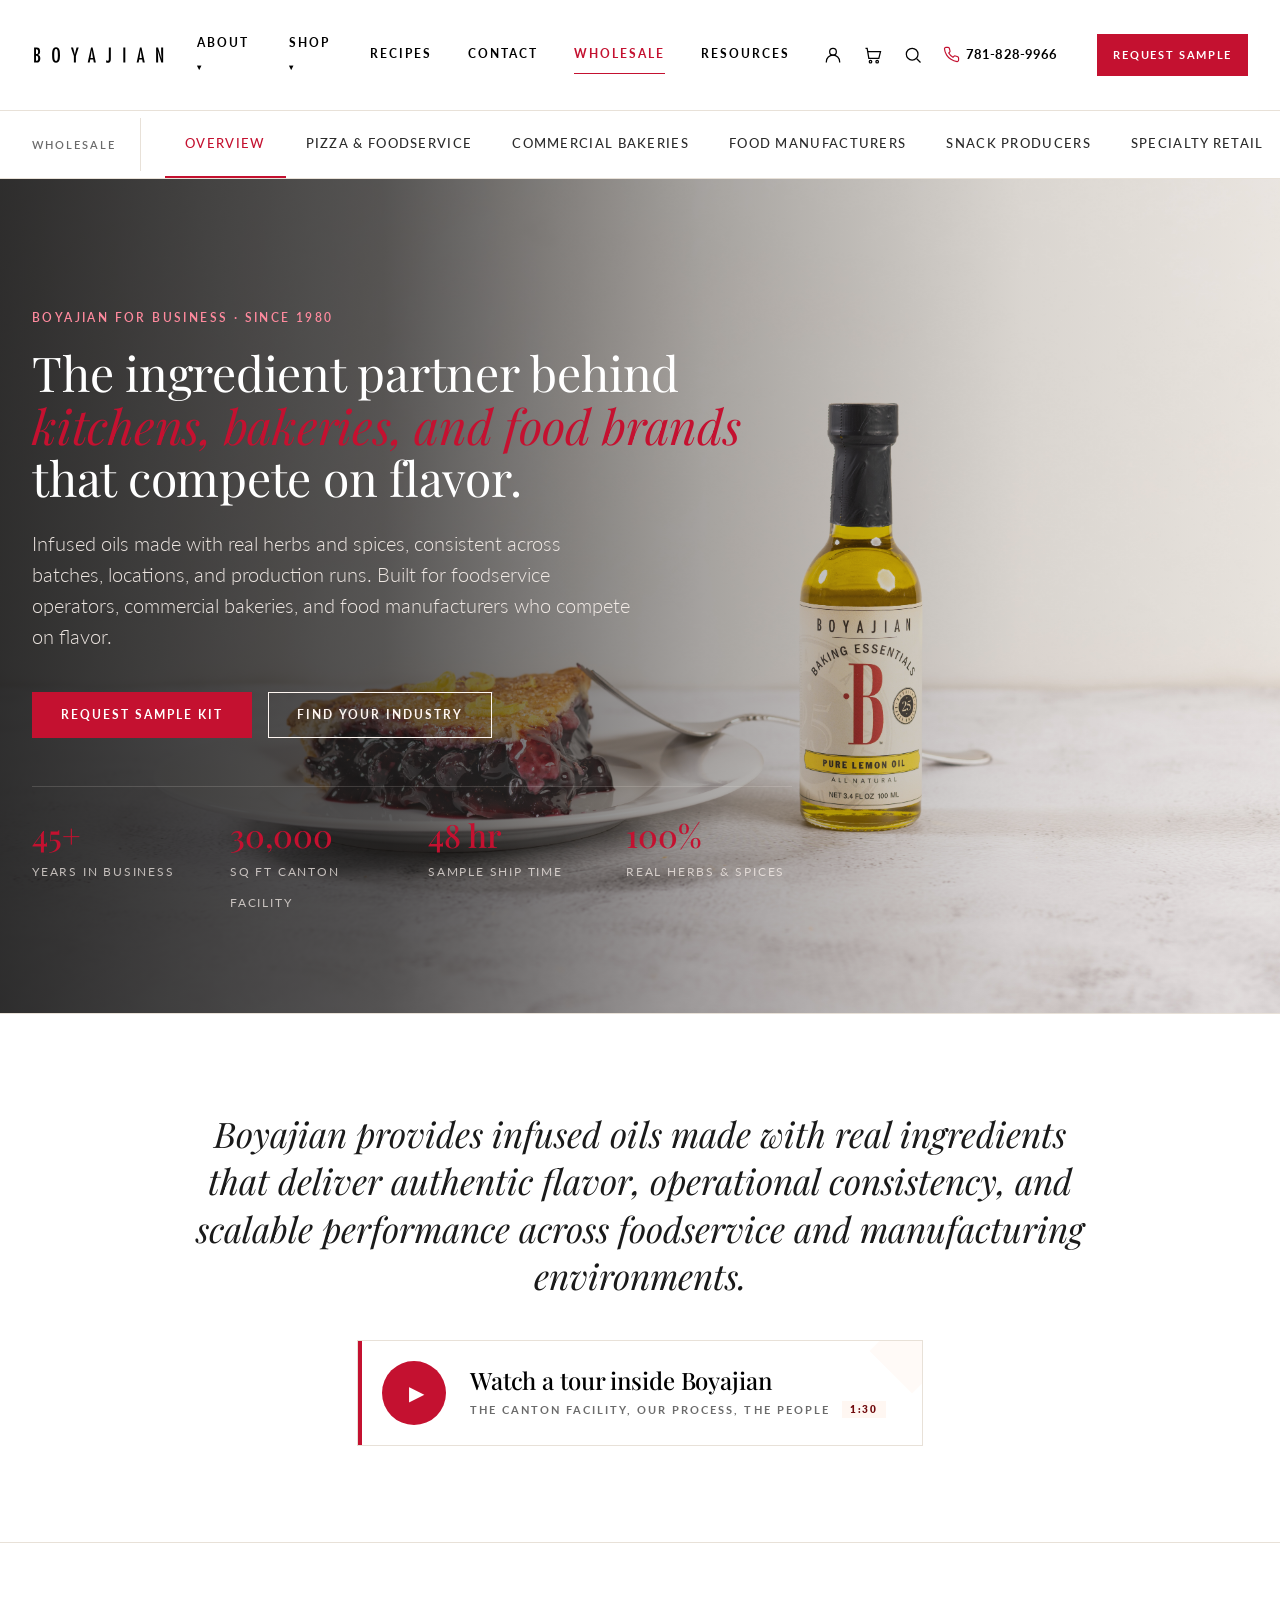
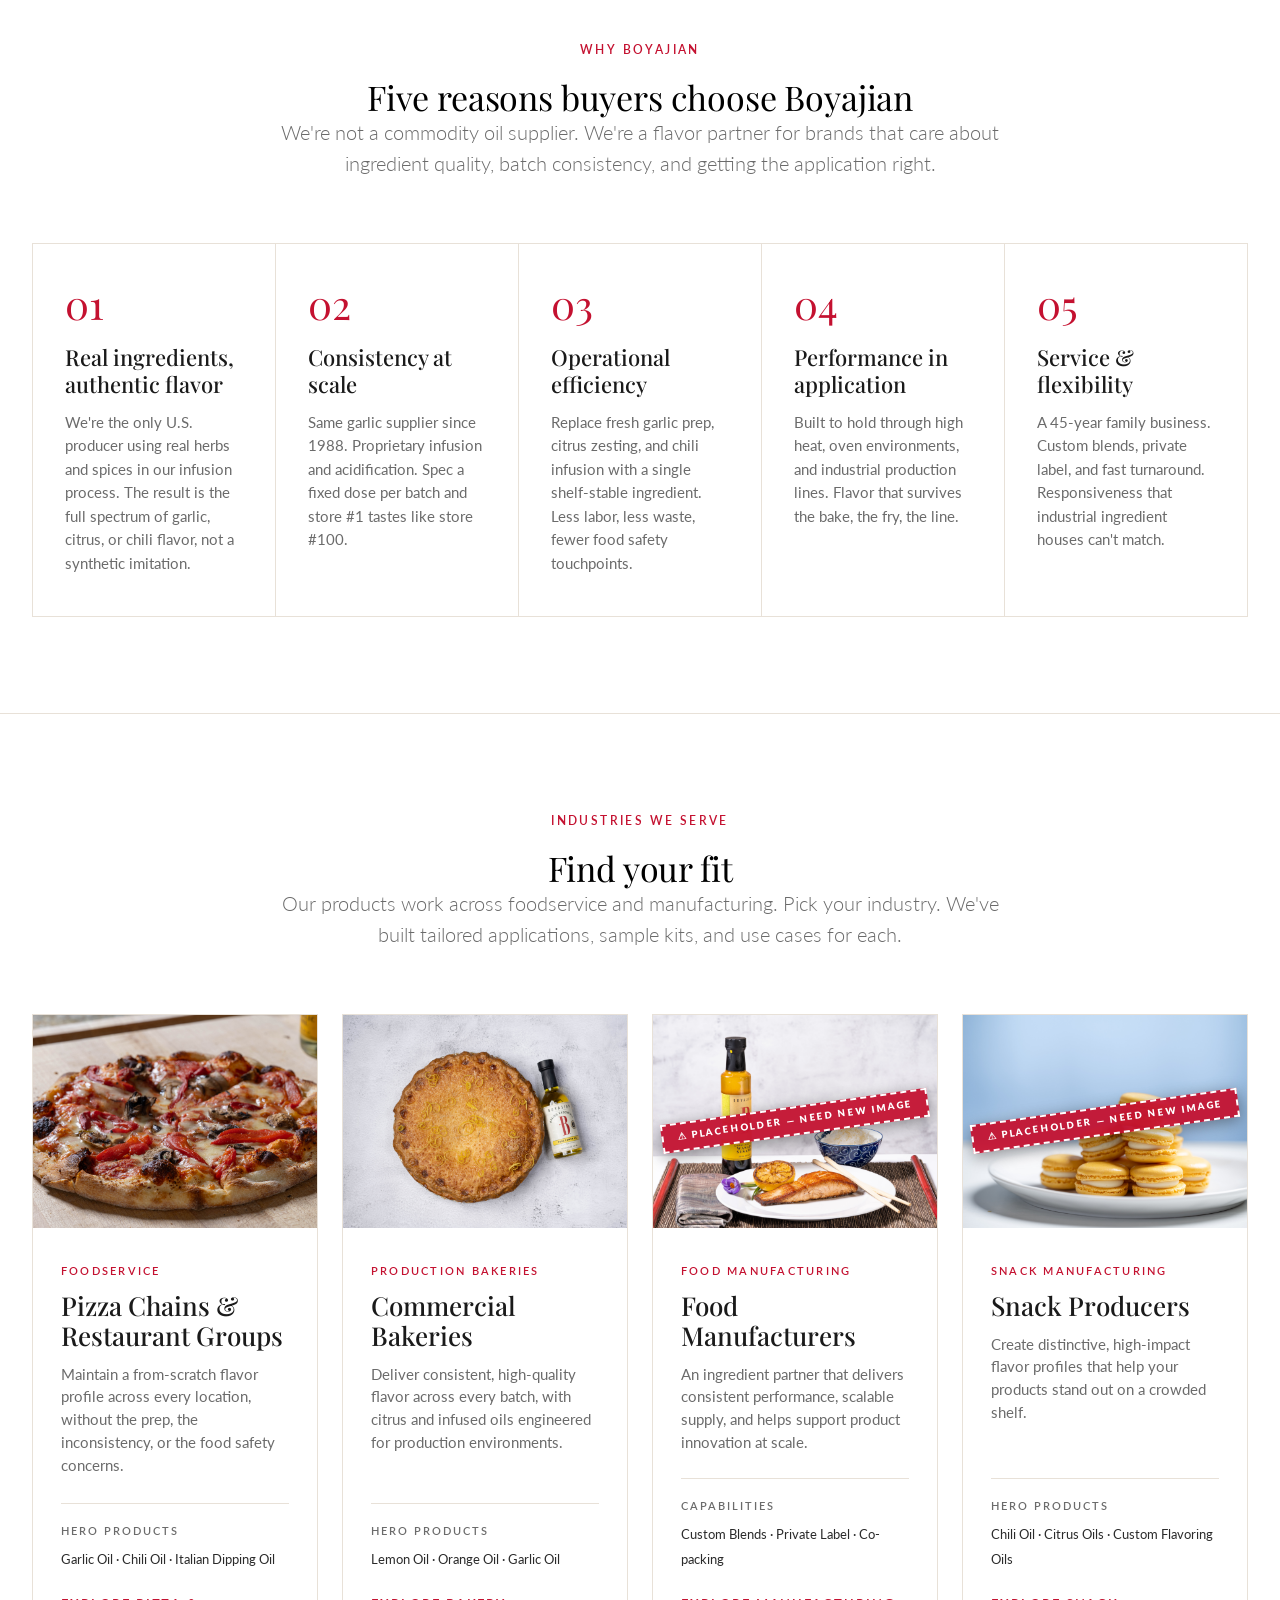
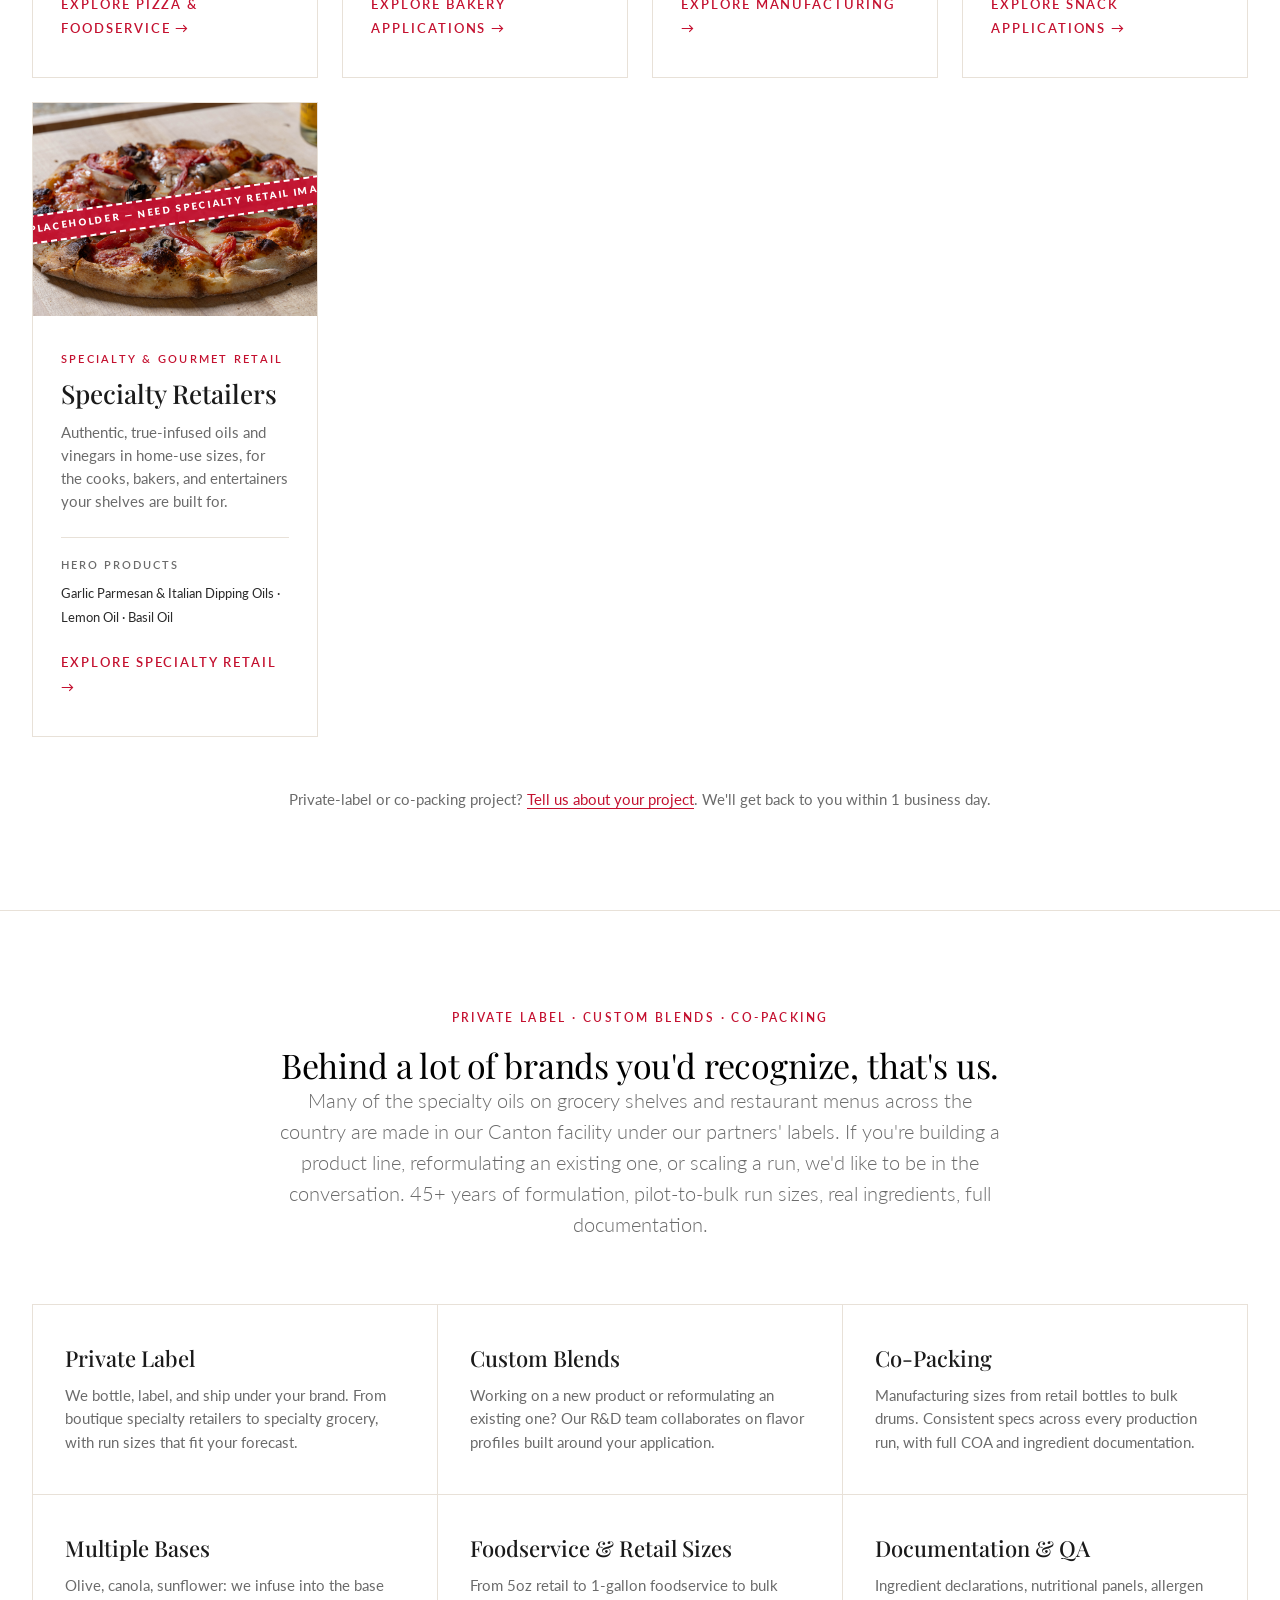
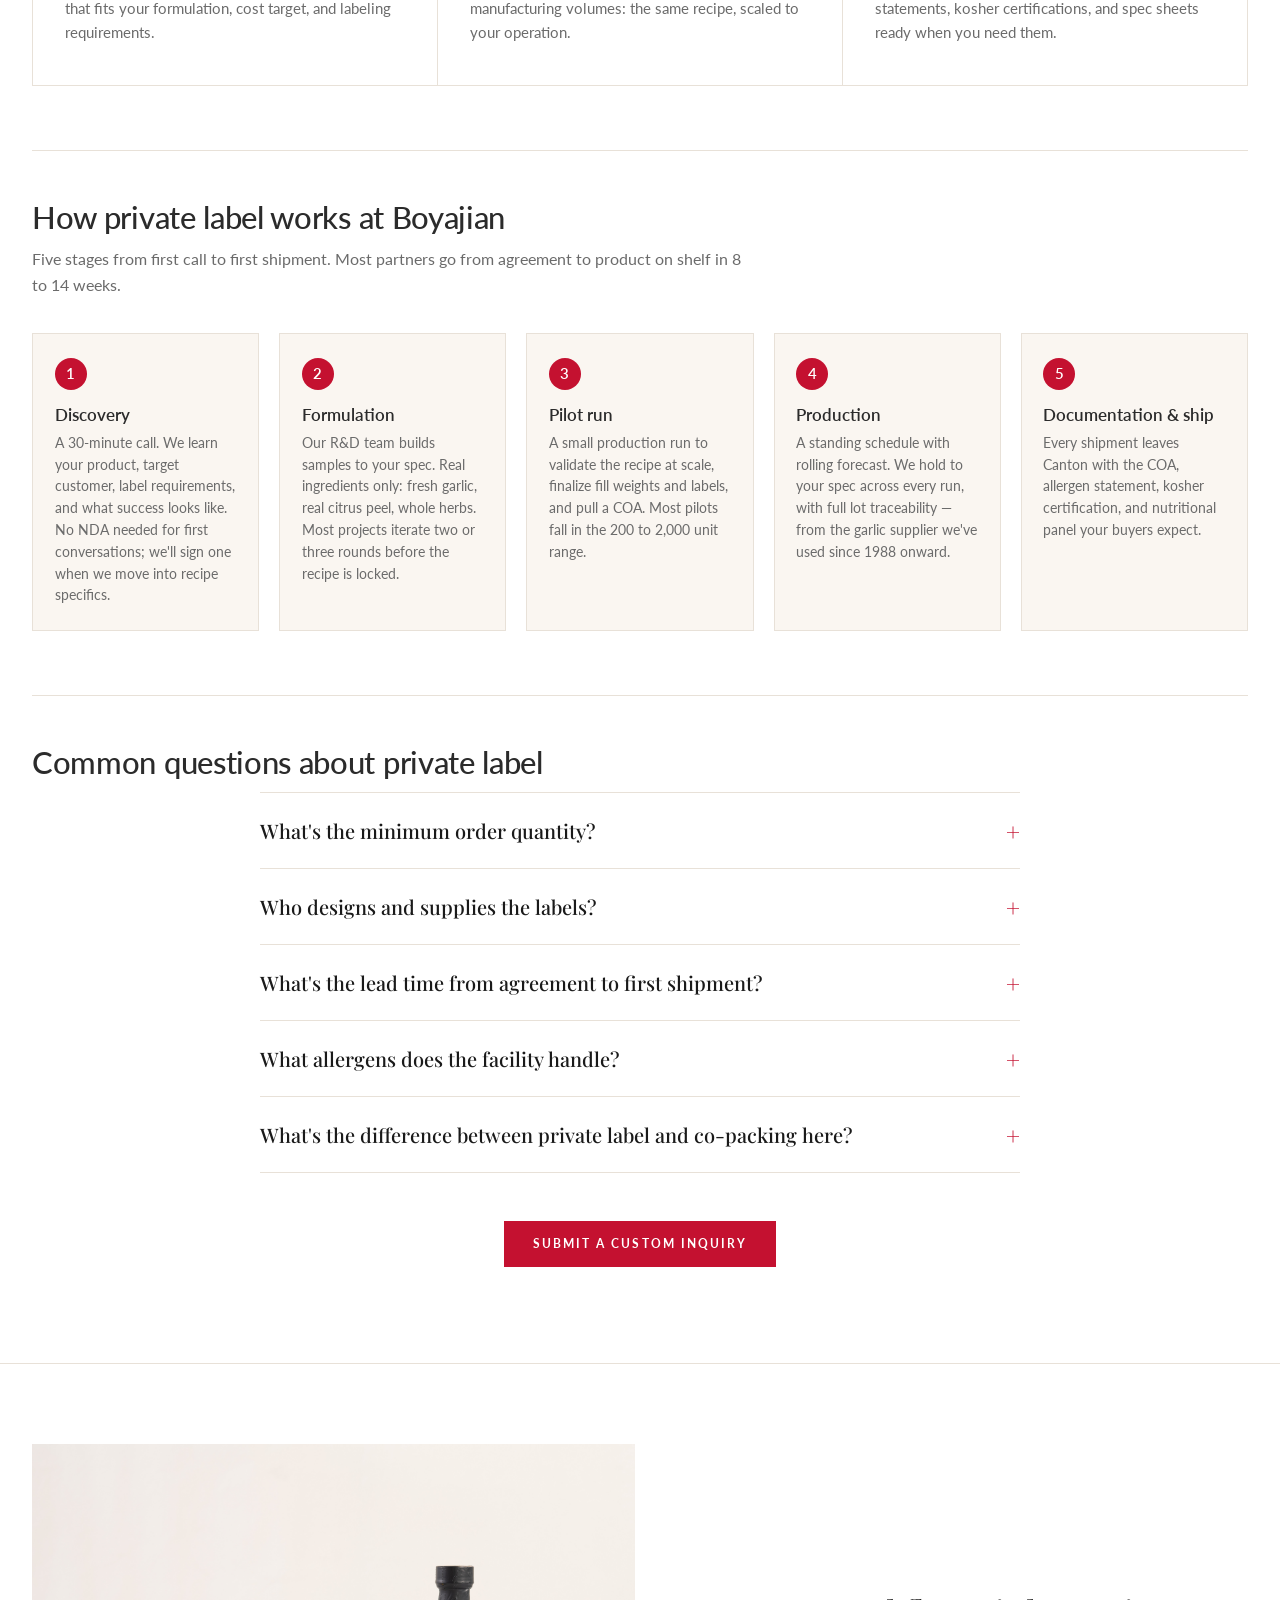
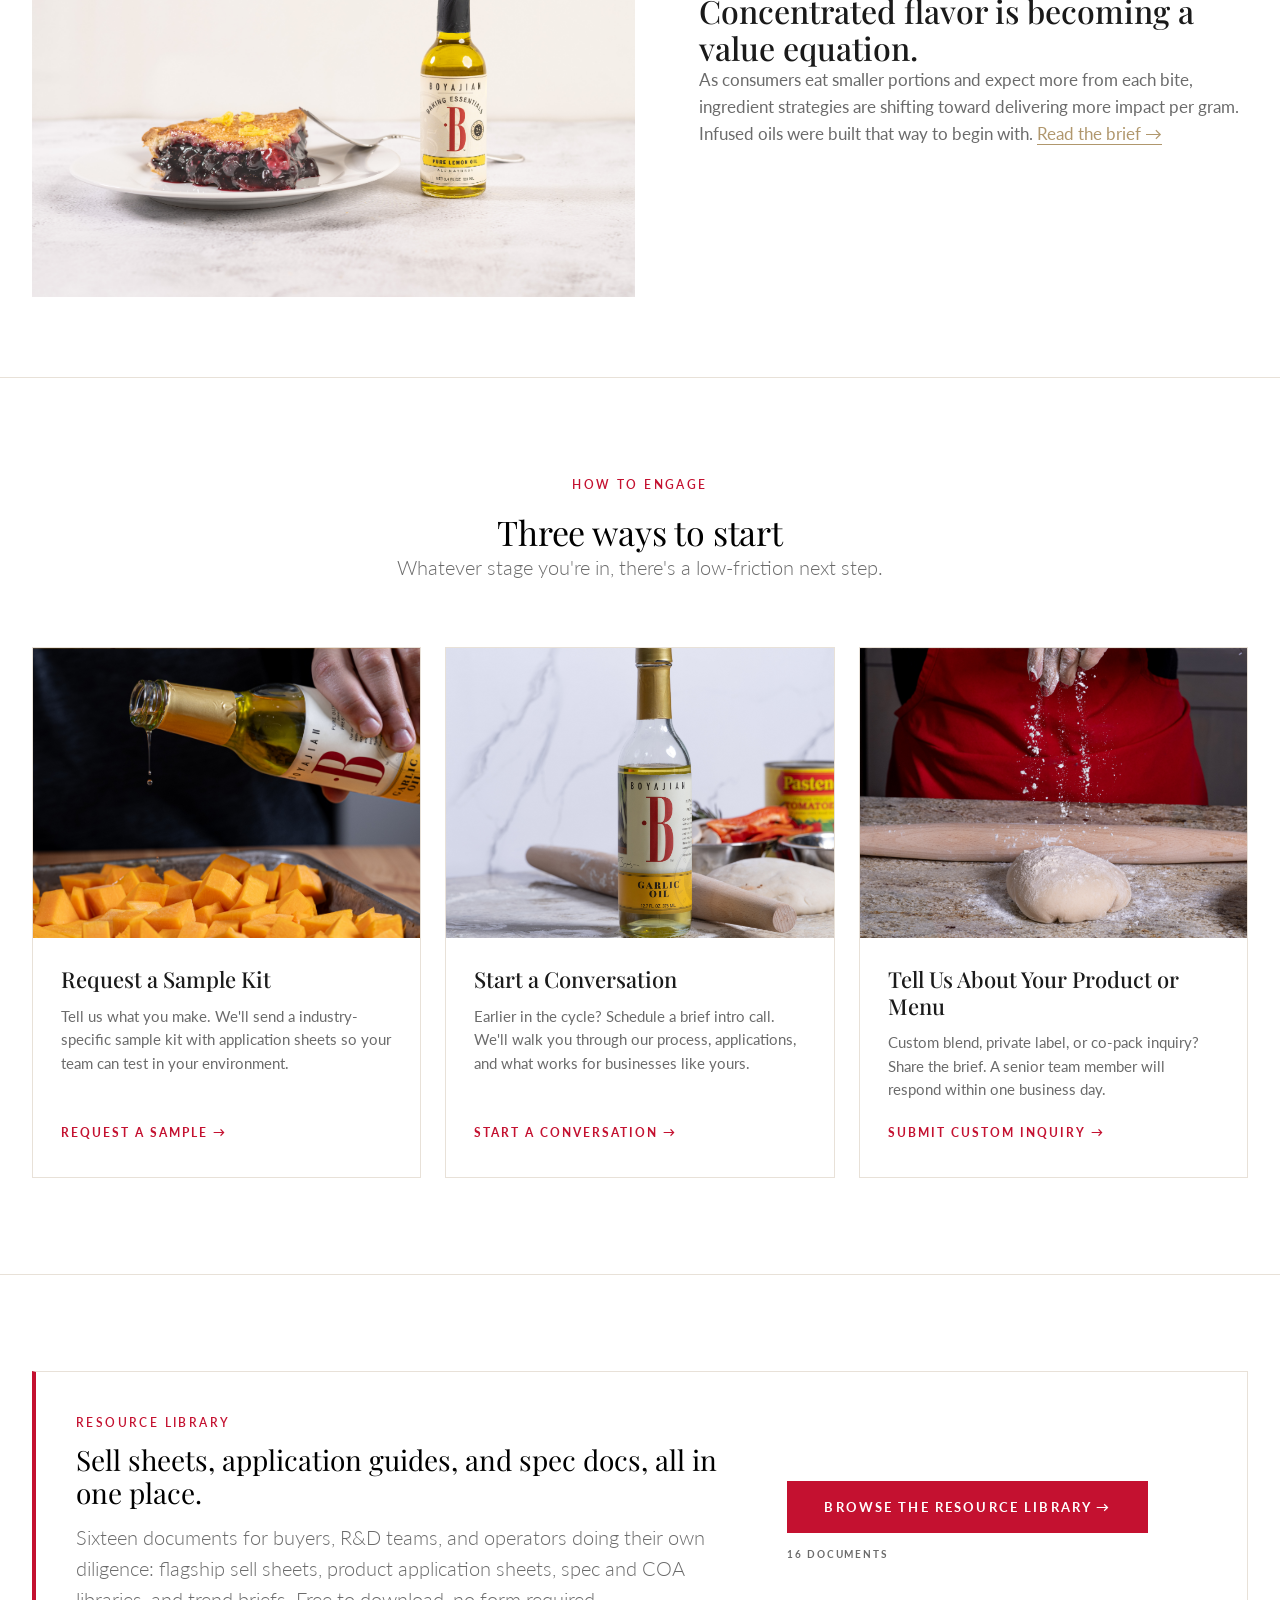
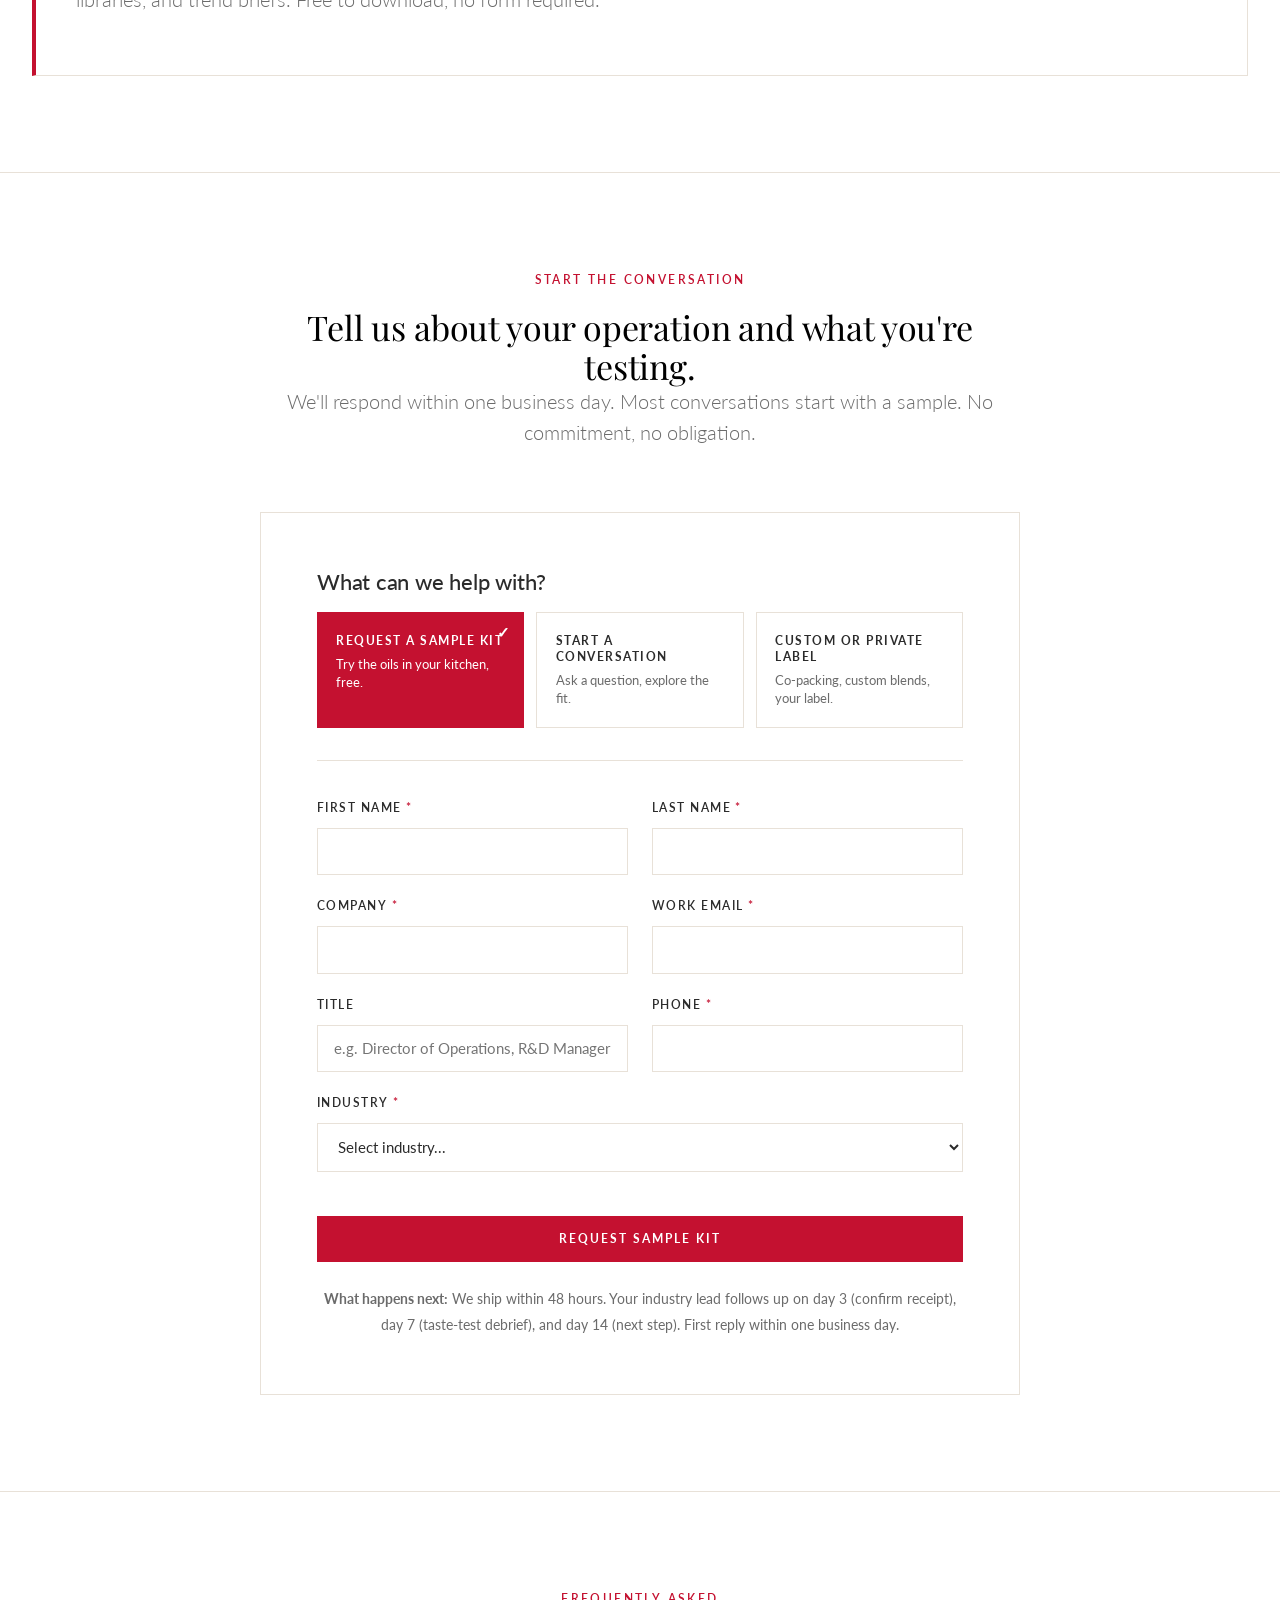
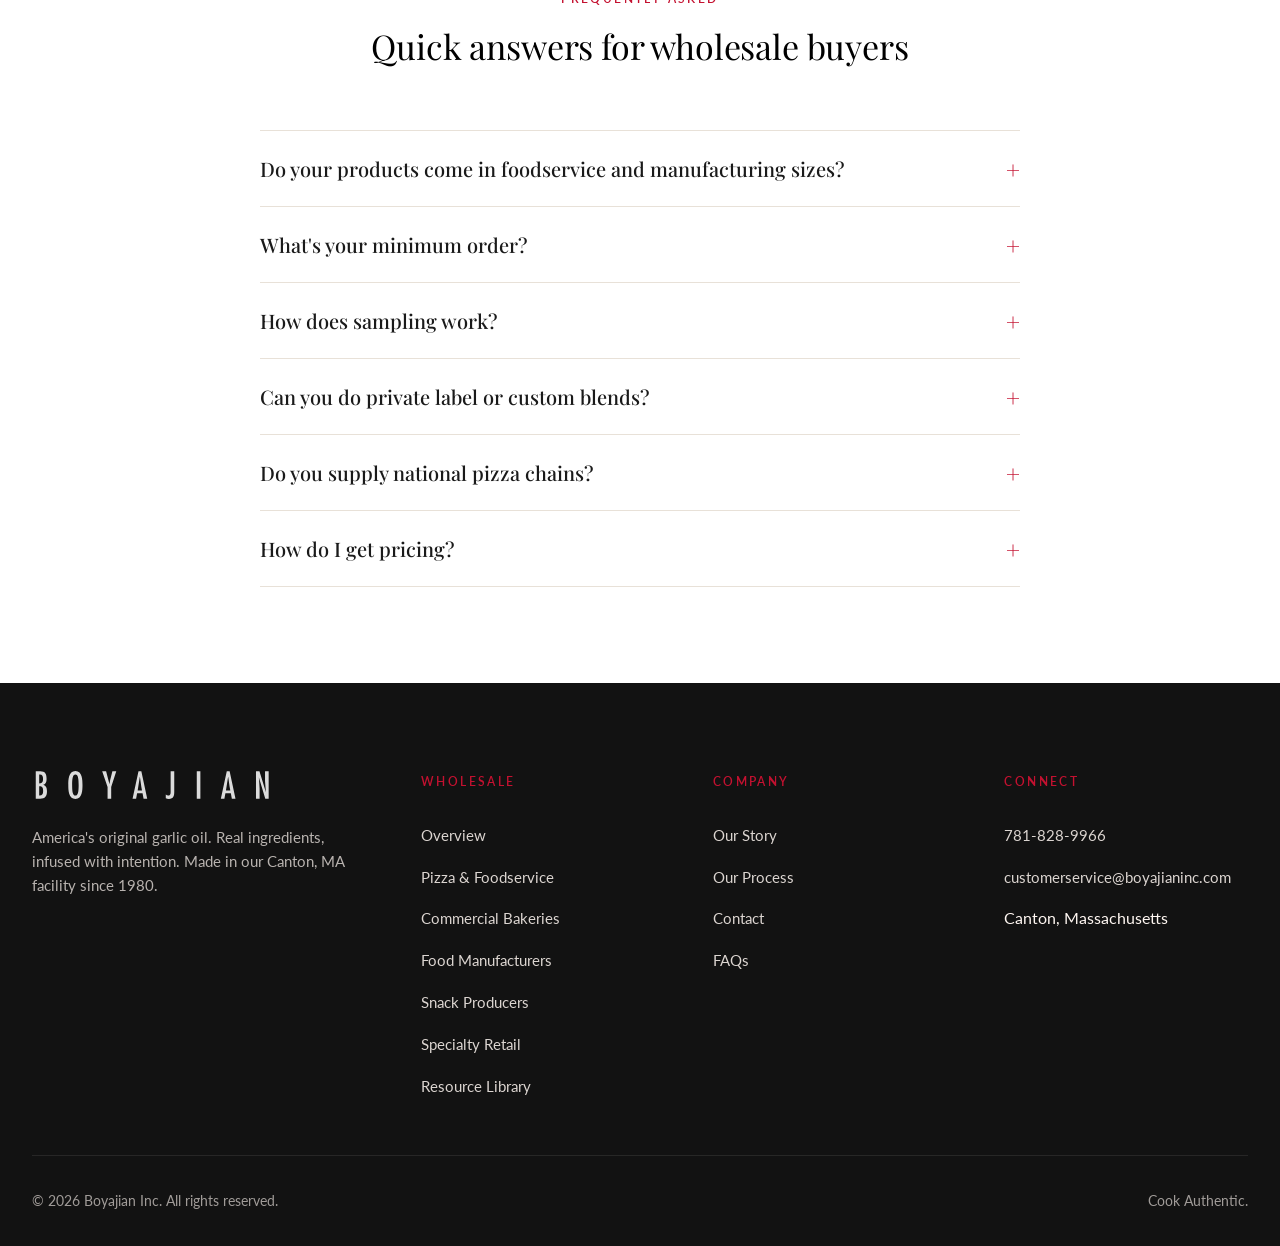
<file: index.html>
<!DOCTYPE html>
<html lang="en">
<head>
  <meta charset="UTF-8" />
  <meta name="viewport" content="width=device-width, initial-scale=1.0" />
  <title>Boyajian Wholesale | America's Original Garlic Oil</title>
  <meta name="description" content="Infused oils for foodservice, commercial bakeries, and food manufacturers. Real ingredients, consistent at scale, made in our Canton facility since 1980." />
  <link rel="stylesheet" href="assets/style.css" />
</head>
<body>
<a href="#intake" class="mobile-cta-bar">Request Sample Kit →</a>

<!-- ============================================================
     SITE HEADER  (WP: replace with theme header.php + wp_nav_menu)
     ============================================================ -->
<header class="site-header">
  <div class="site-header__inner">
    <button class="nav-toggle" data-nav-toggle aria-label="Open menu" aria-expanded="false">
      <span></span><span></span><span></span>
    </button>
    <a href="https://boyajianinc.com" class="site-logo" aria-label="Boyajian — home">
      <img src="assets/images/boyajian-logo.svg" alt="Boyajian" />
    </a>
    <ul class="site-nav" data-site-nav>
      <li class="has-submenu">
        <a href="https://boyajianinc.com/story/">About</a>
        <ul class="submenu">
          <li><a href="https://boyajianinc.com/story/">Our Story</a></li>
          <li><a href="https://boyajianinc.com/process/">Our Process</a></li>
          <li><a href="https://boyajianinc.com/gallery/">Gallery</a></li>
          <li><a href="https://boyajianinc.com/faqs/">FAQs</a></li>
        </ul>
      </li>
      <li class="has-submenu">
        <a href="https://boyajianinc.com/shop/">Shop</a>
        <ul class="submenu">
          <li><a href="https://boyajianinc.com/shop/category/fine-oils/">Fine Oils</a></li>
          <li><a href="https://boyajianinc.com/shop/category/dipping-oils/">Dipping Oils</a></li>
          <li><a href="https://boyajianinc.com/shop/category/baking-essentials/">Baking Essentials</a></li>
          <li><a href="https://boyajianinc.com/shop/category/fine-vinegars/">Fine Vinegars</a></li>
          <li><a href="https://boyajianinc.com/shop/category/herb-spice-blends/">Herb Spice Blends</a></li>
          <li><a href="https://boyajianinc.com/shop/category/new-england-honey/">New England Honey</a></li>
          <li><a href="https://boyajianinc.com/shop/category/kitchen-collection/">Kitchen Collection</a></li>
          <li><a href="https://boyajianinc.com/shop/category/gifts/">Gifts</a></li>
        </ul>
      </li>
      <li><a href="https://boyajianinc.com/recipes/">Recipes</a></li>
      <li><a href="https://boyajianinc.com/contact/">Contact</a></li>
      <li><a href="index.html" class="active">Wholesale</a></li>
      <li><a href="resources.html">Resources</a></li>
    </ul>
    <div class="site-header__icons">
      <a href="https://boyajianinc.com/my-account/" aria-label="Account">
        <svg viewBox="0 0 24 24" width="20" height="20" fill="none" stroke="currentColor" stroke-width="1.5"><circle cx="12" cy="8" r="4"/><path d="M4 21v-1a8 8 0 0 1 16 0v1"/></svg>
      </a>
      <a href="https://boyajianinc.com/cart/" aria-label="Cart">
        <svg viewBox="0 0 24 24" width="20" height="20" fill="none" stroke="currentColor" stroke-width="1.5"><path d="M3 4h2l2 12h12l2-8H6"/><circle cx="9" cy="20" r="1.5"/><circle cx="17" cy="20" r="1.5"/></svg>
      </a>
      <button aria-label="Search" class="header-icon-btn">
        <svg viewBox="0 0 24 24" width="20" height="20" fill="none" stroke="currentColor" stroke-width="1.5"><circle cx="11" cy="11" r="7"/><line x1="16.5" y1="16.5" x2="21" y2="21"/></svg>
      </button>
      <a href="tel:7818289966" class="site-header__phone" aria-label="Call us at 781-828-9966">
        <svg viewBox="0 0 24 24" width="17" height="17" fill="none" stroke="currentColor" stroke-width="1.7"><path d="M22 16.92v3a2 2 0 0 1-2.18 2 19.79 19.79 0 0 1-8.63-3.07 19.5 19.5 0 0 1-6-6 19.79 19.79 0 0 1-3.07-8.67A2 2 0 0 1 4.11 2h3a2 2 0 0 1 2 1.72c.13.96.36 1.9.7 2.81a2 2 0 0 1-.45 2.11L8.09 9.91a16 16 0 0 0 6 6l1.27-1.27a2 2 0 0 1 2.11-.45c.91.34 1.85.57 2.81.7A2 2 0 0 1 22 16.92z"/></svg>
        <span class="site-header__phone-num">781-828-9966</span>
      </a>
    </div>
  <a href="#intake" class="site-header__cta">Request Sample</a>
  </div>
</header>

<!-- ============================================================
     WHOLESALE SUB-NAV  (segment switcher — appears on all WS pages)
     ============================================================ -->
<div class="subnav">
  <div class="subnav__inner">
    <div class="subnav__label">Wholesale</div>
    <a href="index.html" class="subnav__link active">Overview</a>
    <a href="pizza.html" class="subnav__link">Pizza &amp; Foodservice</a>
    <a href="bakery.html" class="subnav__link">Commercial Bakeries</a>
    <a href="manufacturers.html" class="subnav__link">Food Manufacturers</a>
    <a href="snack.html" class="subnav__link">Snack Producers</a>
    <a href="specialty-retail.html" class="subnav__link">Specialty Retail</a>
    <a href="#capabilities" class="subnav__link">Capabilities</a>
  </div>
</div>

<!-- ============================================================
     HERO
     ============================================================ -->
<section class="hero">
  <div class="hero__image" style="background-image: url('assets/images/hub-hero.jpg');"></div>
  <div class="hero__overlay"></div>
  <div class="hero__inner">
    <div class="hero__content">
      <span class="eyebrow" style="color:#ff8a9e;">Boyajian for Business · Since 1980</span>
      <h1 class="hero__title">
        The ingredient partner behind <em>kitchens, bakeries, and food brands</em> that compete on flavor.
      </h1>
      <p class="hero__subtitle">
        Infused oils made with real herbs and spices, consistent across batches,
        locations, and production runs. Built for foodservice operators, commercial bakeries, and
        food manufacturers who compete on flavor.
      </p>
      <div class="btn-group">
        <a href="#intake" class="btn btn--primary">Request Sample Kit</a>
        <a href="#segments" class="btn btn--outline-light">Find Your Industry</a>
      </div>
      <div class="hero__meta">
        <div class="hero__meta-item"><strong>45+</strong><span>Years in Business</span></div>
        <div class="hero__meta-item"><strong>30,000</strong><span>Sq Ft Canton Facility</span></div>
        <div class="hero__meta-item"><strong>48 hr</strong><span>Sample Ship Time</span></div>
        <div class="hero__meta-item"><strong>100%</strong><span>Real Herbs &amp; Spices</span></div>
      </div>
    </div>
  </div>
</section>

<!-- ============================================================
     VALUE PROP / CORE STATEMENT
     ============================================================ -->
<section class="value-prop">
  <div class="container" style="text-align:center;">
    <p class="value-prop__quote">
      Boyajian provides infused oils made with real ingredients
      that deliver authentic flavor, operational consistency, and scalable performance
      across foodservice and manufacturing environments.
    </p>
    <button class="video-trigger" data-video-trigger type="button" aria-label="Watch a short intro to Boyajian">
      <span class="video-trigger__icon" aria-hidden="true">▶</span>
      <span class="video-trigger__text">
        <span class="video-trigger__label">Watch a tour inside Boyajian</span>
        <span class="video-trigger__sub">
          <span>The Canton facility, our process, the people</span>
          <span class="video-trigger__duration">1:30</span>
        </span>
      </span>
    </button>
  </div>
</section>

<!-- Client trust band removed pending logo-use permissions (per 6/4 call). Re-add approved brand logos here once secured. -->

<!-- ============================================================
     5 DIFFERENTIATORS (Pillars)
     ============================================================ -->
<section class="section" id="why">
  <div class="container">
    <div class="section-header">
      <span class="eyebrow">Why Boyajian</span>
      <h2 class="display-lg">Five reasons buyers choose Boyajian</h2>
      <p class="lead text-muted">
        We're not a commodity oil supplier. We're a flavor partner for brands that
        care about ingredient quality, batch consistency, and getting the application right.
      </p>
    </div>

    <div class="pillars">
      <div class="pillar">
        <div class="pillar__number">01</div>
        <h3 class="pillar__title">Real ingredients, authentic flavor</h3>
        <p class="pillar__body">
          We're the only U.S. producer using real herbs and spices in our infusion process.
          The result is the full spectrum of garlic, citrus, or chili flavor, not a synthetic imitation.
        </p>
      </div>
      <div class="pillar">
        <div class="pillar__number">02</div>
        <h3 class="pillar__title">Consistency at scale</h3>
        <p class="pillar__body">
          Same garlic supplier since 1988. Proprietary infusion and acidification.
          Spec a fixed dose per batch and store #1 tastes like store #100.
        </p>
      </div>
      <div class="pillar">
        <div class="pillar__number">03</div>
        <h3 class="pillar__title">Operational efficiency</h3>
        <p class="pillar__body">
          Replace fresh garlic prep, citrus zesting, and chili infusion with a single shelf-stable
          ingredient. Less labor, less waste, fewer food safety touchpoints.
        </p>
      </div>
      <div class="pillar">
        <div class="pillar__number">04</div>
        <h3 class="pillar__title">Performance in application</h3>
        <p class="pillar__body">
          Built to hold through high heat, oven environments, and industrial production lines.
          Flavor that survives the bake, the fry, the line.
        </p>
      </div>
      <div class="pillar">
        <div class="pillar__number">05</div>
        <h3 class="pillar__title">Service &amp; flexibility</h3>
        <p class="pillar__body">
          A 45-year family business. Custom blends, private label, and fast turnaround.
          Responsiveness that industrial ingredient houses can't match.
        </p>
      </div>
    </div>
  </div>
</section>

<!-- ============================================================
     SEGMENT SELECTOR — entry to sub-pages
     ============================================================ -->
<section class="section section--paper" id="segments">
  <div class="container">
    <div class="section-header">
      <span class="eyebrow">Industries We Serve</span>
      <h2 class="display-lg">Find your fit</h2>
      <p class="lead text-muted">
        Our products work across foodservice and manufacturing.
        Pick your industry. We've built tailored applications, sample kits, and use cases for each.
      </p>
    </div>

    <div class="segment-grid">
      <!-- Pizza -->
      <a href="pizza.html" class="segment-card">
        <div class="segment-card__image" style="background-image: url('assets/images/hub-segment-pizza.jpg');"></div>
        <div class="segment-card__body">
          <span class="segment-card__eyebrow">Foodservice</span>
          <h3 class="segment-card__title">Pizza Chains &amp; Restaurant Groups</h3>
          <p class="segment-card__pos">
            Maintain a from-scratch flavor profile across every location, without the prep, the inconsistency, or the food safety concerns.
          </p>
          <div class="segment-card__hero">
            <strong>Hero Products</strong>
            Garlic Oil · Chili Oil · Italian Dipping Oil
          </div>
          <span class="segment-card__cta">Explore Pizza &amp; Foodservice</span>
        </div>
      </a>

      <!-- Bakery -->
      <a href="bakery.html" class="segment-card">
        <div class="segment-card__image" style="background-image: url('assets/images/hub-segment-bakery.jpg');"></div>
        <div class="segment-card__body">
          <span class="segment-card__eyebrow">Production Bakeries</span>
          <h3 class="segment-card__title">Commercial Bakeries</h3>
          <p class="segment-card__pos">
            Deliver consistent, high-quality flavor across every batch,
            with citrus and infused oils engineered for production environments.
          </p>
          <div class="segment-card__hero">
            <strong>Hero Products</strong>
            Lemon Oil · Orange Oil · Garlic Oil
          </div>
          <span class="segment-card__cta">Explore Bakery Applications</span>
        </div>
      </a>

      <!-- Food Manufacturers -->
      <a href="manufacturers.html" class="segment-card">
        <div class="segment-card__image" style="background-image: url('assets/images/hub-segment-mfg.jpg');"><span class="image-placeholder">Placeholder &mdash; need new image</span></div>
        <div class="segment-card__body">
          <span class="segment-card__eyebrow">Food Manufacturing</span>
          <h3 class="segment-card__title">Food Manufacturers</h3>
          <p class="segment-card__pos">
            An ingredient partner that delivers consistent performance, scalable supply,
            and helps support product innovation at scale.
          </p>
          <div class="segment-card__hero">
            <strong>Capabilities</strong>
            Custom Blends · Private Label · Co-packing
          </div>
          <span class="segment-card__cta">Explore Manufacturing</span>
        </div>
      </a>

      <!-- Snack -->
      <a href="snack.html" class="segment-card">
        <div class="segment-card__image" style="background-image: url('assets/images/hub-segment-snack.jpg');"><span class="image-placeholder">Placeholder &mdash; need new image</span></div>
        <div class="segment-card__body">
          <span class="segment-card__eyebrow">Snack Manufacturing</span>
          <h3 class="segment-card__title">Snack Producers</h3>
          <p class="segment-card__pos">
            Create distinctive, high-impact flavor profiles that help your products
            stand out on a crowded shelf.
          </p>
          <div class="segment-card__hero">
            <strong>Hero Products</strong>
            Chili Oil · Citrus Oils · Custom Flavoring Oils
          </div>
          <span class="segment-card__cta">Explore Snack Applications</span>
        </div>
      </a>

      <!-- Specialty Retail -->
      <a href="specialty-retail.html" class="segment-card">
        <div class="segment-card__image" style="background-image: url('assets/images/hub-segment-pizza.jpg');"><span class="image-placeholder">Placeholder &mdash; need specialty retail image</span></div>
        <div class="segment-card__body">
          <span class="segment-card__eyebrow">Specialty &amp; Gourmet Retail</span>
          <h3 class="segment-card__title">Specialty Retailers</h3>
          <p class="segment-card__pos">
            Authentic, true-infused oils and vinegars in home-use sizes,
            for the cooks, bakers, and entertainers your shelves are built for.
          </p>
          <div class="segment-card__hero">
            <strong>Hero Products</strong>
            Garlic Parmesan &amp; Italian Dipping Oils · Lemon Oil · Basil Oil
          </div>
          <span class="segment-card__cta">Explore Specialty Retail</span>
        </div>
      </a>
    </div>

    <p style="text-align:center; margin-top:3rem; font-size:0.95rem; color:var(--b-gray);">
      Private-label or co-packing project? <a href="#intake" style="color:var(--b-red); border-bottom:1px solid;">Tell us about your project</a>. We'll get back to you within 1 business day.
    </p>
  </div>
</section>

<!-- ============================================================
     PRIVATE LABEL · CO-PACKING · CUSTOM BLENDS
     Canonical hub for private-label / manufacturing inquiries.
     ============================================================ -->
<section class="section" id="capabilities">
  <a id="private-label" style="display:block; position:relative; top:-140px;" aria-hidden="true"></a>
  <div class="container">
    <div class="section-header">
      <span class="eyebrow">Private Label · Custom Blends · Co-Packing</span>
      <h2 class="display-lg">Behind a lot of brands you'd recognize, that's us.</h2>
      <p class="lead text-muted">
        Many of the specialty oils on grocery shelves and restaurant menus across the country
        are made in our Canton facility under our partners' labels. If you're building a product line,
        reformulating an existing one, or scaling a run, we'd like to be in the conversation.
        45+ years of formulation, pilot-to-bulk run sizes, real ingredients, full documentation.
      </p>
    </div>

    <div class="capabilities">
      <div class="capability">
        <h3 class="capability__title">Private Label</h3>
        <p class="capability__body">
          We bottle, label, and ship under your brand. From boutique specialty retailers
          to specialty grocery, with run sizes that fit your forecast.
        </p>
      </div>
      <div class="capability">
        <h3 class="capability__title">Custom Blends</h3>
        <p class="capability__body">
          Working on a new product or reformulating an existing one? Our R&amp;D team
          collaborates on flavor profiles built around your application.
        </p>
      </div>
      <div class="capability">
        <h3 class="capability__title">Co-Packing</h3>
        <p class="capability__body">
          Manufacturing sizes from retail bottles to bulk drums. Consistent specs across
          every production run, with full COA and ingredient documentation.
        </p>
      </div>
      <div class="capability">
        <h3 class="capability__title">Multiple Bases</h3>
        <p class="capability__body">
          Olive, canola, sunflower: we infuse into the base that fits your
          formulation, cost target, and labeling requirements.
        </p>
      </div>
      <div class="capability">
        <h3 class="capability__title">Foodservice &amp; Retail Sizes</h3>
        <p class="capability__body">
          From 5oz retail to 1-gallon foodservice to bulk manufacturing volumes: the same recipe, scaled to your operation.
        </p>
      </div>
      <div class="capability">
        <h3 class="capability__title">Documentation &amp; QA</h3>
        <p class="capability__body">
          Ingredient declarations, nutritional panels, allergen statements, kosher
          certifications, and spec sheets ready when you need them.
        </p>
      </div>
    </div>

    <!-- HOW IT WORKS — private label process -->
    <div class="pl-subsection">
      <h3 class="pl-subsection__title">How private label works at Boyajian</h3>
      <p class="pl-subsection__sub">Five stages from first call to first shipment. Most partners go from agreement to product on shelf in 8 to 14 weeks.</p>

      <ol class="process-grid">
        <li class="process-step">
          <span class="process-step__num">1</span>
          <h4 class="process-step__title">Discovery</h4>
          <p>A 30-minute call. We learn your product, target customer, label requirements, and what success looks like. No NDA needed for first conversations; we'll sign one when we move into recipe specifics.</p>
        </li>
        <li class="process-step">
          <span class="process-step__num">2</span>
          <h4 class="process-step__title">Formulation</h4>
          <p>Our R&amp;D team builds samples to your spec. Real ingredients only: fresh garlic, real citrus peel, whole herbs. Most projects iterate two or three rounds before the recipe is locked.</p>
        </li>
        <li class="process-step">
          <span class="process-step__num">3</span>
          <h4 class="process-step__title">Pilot run</h4>
          <p>A small production run to validate the recipe at scale, finalize fill weights and labels, and pull a COA. Most pilots fall in the 200 to 2,000 unit range.</p>
        </li>
        <li class="process-step">
          <span class="process-step__num">4</span>
          <h4 class="process-step__title">Production</h4>
          <p>A standing schedule with rolling forecast. We hold to your spec across every run, with full lot traceability — from the garlic supplier we've used since 1988 onward.</p>
        </li>
        <li class="process-step">
          <span class="process-step__num">5</span>
          <h4 class="process-step__title">Documentation &amp; ship</h4>
          <p>Every shipment leaves Canton with the COA, allergen statement, kosher certification, and nutritional panel your buyers expect.</p>
        </li>
      </ol>
    </div>

    <!-- PRIVATE LABEL FAQs -->
    <div class="pl-subsection">
      <h3 class="pl-subsection__title">Common questions about private label</h3>

      <div class="faq-list">
        <div class="faq-item">
          <button class="faq-question">What's the minimum order quantity?</button>
          <div class="faq-answer">
            <p>There's no universal MOQ. It depends on bottle size, label complexity, and whether the recipe is one we already make. Most first runs land between 1,000 and 5,000 units. We've gone smaller for pilots and much larger for established partners.</p>
          </div>
        </div>
        <div class="faq-item">
          <button class="faq-question">Who designs and supplies the labels?</button>
          <div class="faq-answer">
            <p>You do. We print and apply whatever artwork you provide. We can recommend bottle suppliers, cap suppliers, and label printers we've worked with, but the brand is yours all the way through.</p>
          </div>
        </div>
        <div class="faq-item">
          <button class="faq-question">What's the lead time from agreement to first shipment?</button>
          <div class="faq-answer">
            <p>For a recipe we already make in a bottle size we already run: 6 to 8 weeks. For a new formulation or new packaging: 10 to 14 weeks, including formulation rounds and the pilot run.</p>
          </div>
        </div>
        <div class="faq-item">
          <button class="faq-question">What allergens does the facility handle?</button>
          <div class="faq-answer">
            <p>Our Canton facility runs olive, canola, sunflower, garlic, citrus, herbs, and chili. We're not a peanut, tree nut, dairy, soy, gluten, or shellfish facility. Tell us what allergen statement your buyer needs and we'll confirm fit on the discovery call.</p>
          </div>
        </div>
        <div class="faq-item">
          <button class="faq-question">What's the difference between private label and co-packing here?</button>
          <div class="faq-answer">
            <p>Co-packing means you bring the recipe and we manufacture and bottle. Private label means we build the recipe around your spec, then manufacture and bottle. Many partners start with one and move to the other.</p>
          </div>
        </div>
      </div>
    </div>

    <div style="text-align:center; margin-top:3rem;">
      <a href="request-sample.html?contact=custom" class="btn btn--primary">Submit a Custom Inquiry</a>
    </div>
  </div>
</section>

<!-- ============================================================
     FLAVOR DENSITY / CONSUMER TREND BANNER (GLP-1 addendum context)
     ============================================================ -->
<section class="trend-banner trend-banner--with-image">
  <div class="container">
    <div class="trend-banner__inner">
      <div class="trend-banner__image" style="background-image: url('assets/images/bakery-app-2.jpg');"></div>
      <div class="trend-banner__copy">
        <h3>Concentrated flavor is becoming a value equation.</h3>
        <p>
          As consumers eat smaller portions and expect more from each bite, ingredient strategies
          are shifting toward delivering more impact per gram. Infused oils were built
          that way to begin with.
          <a href="#resources">Read the brief →</a>
        </p>
      </div>
    </div>
  </div>
</section>

<!-- ============================================================
     THREE CTA CARDS — Sample / Conversation / Custom
     ============================================================ -->
<section class="section">
  <div class="container">
    <div class="section-header">
      <span class="eyebrow">How to engage</span>
      <h2 class="display-lg">Three ways to start</h2>
      <p class="lead text-muted">Whatever stage you're in, there's a low-friction next step.</p>
    </div>

    <div class="cta-cards">
      <a href="#intake" class="cta-card">
        <div class="cta-card__media" style="background-image: url('assets/images/pizza-sample-kit.jpg');"></div>
        <div class="cta-card__body">
          <h3 class="cta-card__title">Request a Sample Kit</h3>
          <p class="cta-card__desc">
            Tell us what you make. We'll send a industry-specific sample kit
            with application sheets so your team can test in your environment.
          </p>
          <span class="cta-card__action">Request a Sample</span>
        </div>
      </a>

      <a href="#intake" class="cta-card">
        <div class="cta-card__media" style="background-image: url('assets/images/bakery-sample-kit.jpg');"></div>
        <div class="cta-card__body">
          <h3 class="cta-card__title">Start a Conversation</h3>
          <p class="cta-card__desc">
            Earlier in the cycle? Schedule a brief intro call. We'll walk you
            through our process, applications, and what works for businesses like yours.
          </p>
          <span class="cta-card__action">Start a Conversation</span>
        </div>
      </a>

      <a href="#intake" class="cta-card">
        <div class="cta-card__media" style="background-image: url('assets/images/snack-sample-kit.jpg');"></div>
        <div class="cta-card__body">
          <h3 class="cta-card__title">Tell Us About Your Product or Menu</h3>
          <p class="cta-card__desc">
            Custom blend, private label, or co-pack inquiry? Share the brief.
            A senior team member will respond within one business day.
          </p>
          <span class="cta-card__action">Submit Custom Inquiry</span>
        </div>
      </a>
    </div>
  </div>
</section>

<!-- ============================================================
     RESOURCE LIBRARY — grouped by buyer-journey stage
     ============================================================ -->
<section class="section section--cream" id="resources">
  <div class="container">
    <div class="resource-callout">
      <div class="resource-callout__body">
        <span class="eyebrow">Resource Library</span>
        <h2 class="display-md">Sell sheets, application guides, and spec docs, all in one place.</h2>
        <p class="lead text-muted">
          Sixteen documents for buyers, R&amp;D teams, and operators doing their own diligence: flagship sell sheets, product application sheets, spec and COA libraries, and trend briefs.
          Free to download, no form required.
        </p>
      </div>
      <div class="resource-callout__action">
        <a href="resources.html" class="btn btn--primary btn--lg">Browse the Resource Library →</a>
        <span class="resource-callout__count">16 documents</span>
      </div>
    </div>
  </div>
</section>

<!-- ============================================================
     INTAKE FORM — Three intents with conditional fields
     ============================================================ -->
<section class="section section--paper form-section" id="intake">
  <div class="container">
    <div class="section-header">
      <span class="eyebrow">Start the Conversation</span>
      <h2 class="display-lg">Tell us about your operation and what you're testing.</h2>
      <p class="lead text-muted">
        We'll respond within one business day. Most conversations start with a sample. No commitment, no obligation.
      </p>
    </div>

    <div class="form-card">
      <!-- Inquiry type selector (radio-style cards) — sits at top of always-visible form -->
      <div class="form-intent" data-step-id="1">
        <span class="form-intent__label">What can we help with?</span>
        <div class="form-options" role="radiogroup" aria-label="What can we help with?">
          <button type="button" class="form-option active" data-form-tab="sample" role="radio" aria-checked="true">
            <span class="form-option__title">Request a sample kit</span>
            <span class="form-option__hint">Try the oils in your kitchen, free.</span>
          </button>
          <button type="button" class="form-option" data-form-tab="conversation" role="radio" aria-checked="false">
            <span class="form-option__title">Start a conversation</span>
            <span class="form-option__hint">Ask a question, explore the fit.</span>
          </button>
          <button type="button" class="form-option" data-form-tab="custom" role="radio" aria-checked="false">
            <span class="form-option__title">Custom or private label</span>
            <span class="form-option__hint">Co-packing, custom blends, your label.</span>
          </button>
        </div>
      </div>

      <form data-intake-form data-intent="sample" novalidate>
        <input type="hidden" name="intent" value="sample" />
        <input type="hidden" name="source_page" value="hub" />

        <div class="form-row">
          <div class="form-field">
            <label>First Name <span class="req">*</span></label>
            <input type="text" name="first_name" required />
          </div>
          <div class="form-field">
            <label>Last Name <span class="req">*</span></label>
            <input type="text" name="last_name" required />
          </div>
        </div>

        <div class="form-row">
          <div class="form-field">
            <label>Company <span class="req">*</span></label>
            <input type="text" name="company" required />
          </div>
          <div class="form-field">
            <label>Work Email <span class="req">*</span></label>
            <input type="email" name="email" required />
          </div>
        </div>

        <div class="form-row">
          <div class="form-field">
            <label>Title</label>
            <input type="text" name="title" placeholder="e.g. Director of Operations, R&amp;D Manager" />
          </div>
          <div class="form-field">
            <label>Phone <span class="req">*</span></label>
            <input type="tel" name="phone" required />
          </div>
        </div>

        <div class="form-row form-row--full">
          <div class="form-field">
            <label>Industry <span class="req">*</span></label>
            <select name="segment" data-segment-select required>
              <option value="">Select industry...</option>
              <option value="pizza">Pizza chain / restaurant group</option>
              <option value="foodservice">Other foodservice operator</option>
              <option value="bakery">Commercial bakery</option>
              <option value="food-mfg">Food manufacturer</option>
              <option value="snack-mfg">Snack manufacturer</option>
              <option value="specialty-retail">Specialty retailer</option>
              <option value="other">Other</option>
            </select>
          </div>
        </div>

        <!-- Conditional: Conversation -->
        <div data-intent-show="conversation" style="display:none;">
          <div class="form-row form-row--full">
            <div class="form-field">
              <label>What would you like to discuss?</label>
              <textarea name="topic" rows="3" placeholder="A new product line, an application question, or just exploring ingredient partners..."></textarea>
            </div>
          </div>
        </div>

        <!-- Conditional: Custom / Private Label -->
        <div data-intent-show="custom" style="display:none;">
          <div class="form-row">
            <div class="form-field">
              <label>Type of inquiry</label>
              <select name="custom_type">
                <option value="private-label">Private label</option>
                <option value="custom-blend">Custom blend / formulation</option>
                <option value="co-pack">Co-packing</option>
                <option value="not-sure">Not sure yet</option>
              </select>
            </div>
            <div class="form-field">
              <label>Estimated annual volume</label>
              <select name="volume">
                <option value="">Select...</option>
                <option>Under 5,000 units / yr</option>
                <option>5,000 – 25,000 units / yr</option>
                <option>25,000 – 100,000 units / yr</option>
                <option>100,000+ units / yr</option>
                <option>Just exploring</option>
              </select>
            </div>
          </div>
          <div class="form-row form-row--full">
            <div class="form-field">
              <label>Project brief</label>
              <textarea name="brief" rows="4" placeholder="Tell us about your product, target market, and what you're trying to accomplish."></textarea>
            </div>
          </div>
        </div>

        <button type="submit" class="btn btn--primary form-submit" data-submit-label>Request Sample Kit</button>

        <p class="form-note">
          <strong>What happens next:</strong>
          We ship within 48 hours. Your industry lead follows up on day 3 (confirm receipt),
          day 7 (taste-test debrief), and day 14 (next step). First reply within one business day.
        </p>
      </form>
    </div>
  </div>
</section>

<!-- ============================================================
     FAQ
     ============================================================ -->
<section class="section">
  <div class="container">
    <div class="section-header">
      <span class="eyebrow">Frequently Asked</span>
      <h2 class="display-lg">Quick answers for wholesale buyers</h2>
    </div>

    <div class="faq-list">
      <div class="faq-item">
        <button class="faq-question">Do your products come in foodservice and manufacturing sizes?</button>
        <div class="faq-answer">
          <p>Yes. Every core product is available in retail (5oz / 8oz), foodservice (32oz / 1 gallon),
          and bulk manufacturing volumes. The same recipe, scaled to your operation.</p>
        </div>
      </div>
      <div class="faq-item">
        <button class="faq-question">What's your minimum order?</button>
        <div class="faq-answer">
          <p>We have a low minimum for retail and specialty accounts. Most new partners
          start with a single case-pack order. Manufacturing and private label MOQs are project-specific and depend on the run size and SKU.</p>
        </div>
      </div>
      <div class="faq-item">
        <button class="faq-question">How does sampling work?</button>
        <div class="faq-answer">
          <p>Tell us your industry and we'll send a pre-built sample kit with the products
          most relevant to your application, plus application sheets, dosing guidance,
          and storage notes. Sample kits ship via UPS Ground at no charge for qualified prospects.</p>
        </div>
      </div>
      <div class="faq-item">
        <button class="faq-question">Can you do private label or custom blends?</button>
        <div class="faq-answer">
          <p>Yes. Private label, custom blends, and co-packing are core to what we do.
          Many of the brands you'd recognize on a specialty grocery shelf are Boyajian under the hood.
          Submit a custom inquiry above and a senior team member will respond.</p>
        </div>
      </div>
      <div class="faq-item">
        <button class="faq-question">Do you supply national pizza chains?</button>
        <div class="faq-answer">
          <p>We work with regional, fast-casual, and premium pizza operators where flavor
          quality drives the menu. We're not a great fit for the largest national price-led chains. Our positioning is real ingredients, not lowest cost.</p>
        </div>
      </div>
      <div class="faq-item">
        <button class="faq-question">How do I get pricing?</button>
        <div class="faq-answer">
          <p>Pricing is industry- and volume-dependent. Once we understand your use case
          and likely volume, we'll send a wholesale price list within one business day.
          You don't need an EIN to start the conversation. We'll get to that once
          we agree it's a fit.</p>
        </div>
      </div>
    </div>
  </div>
</section>


<!-- ============================================================
     FOOTER  (WP: replace with theme footer.php)
     ============================================================ -->
<footer class="site-footer">
  <div class="container">
    <div class="site-footer__cols">
      <div class="site-footer__brand">
        <a href="https://boyajianinc.com" class="site-logo" style="color:white;">
          <img src="assets/images/boyajian-logo.svg" alt="Boyajian" style="filter: invert(1) brightness(2);" />
        </a>
        <p>America's original garlic oil. Real ingredients, infused with intention. Made in our Canton, MA facility since 1980.</p>
      </div>
      <div>
        <h4>Wholesale</h4>
        <ul>
          <li><a href="index.html">Overview</a></li>
          <li><a href="pizza.html">Pizza &amp; Foodservice</a></li>
          <li><a href="bakery.html">Commercial Bakeries</a></li>
          <li><a href="manufacturers.html">Food Manufacturers</a></li>
          <li><a href="snack.html">Snack Producers</a></li>
          <li><a href="specialty-retail.html">Specialty Retail</a></li>
          <li><a href="resources.html">Resource Library</a></li>
        </ul>
      </div>
      <div>
        <h4>Company</h4>
        <ul>
          <li><a href="https://boyajianinc.com/story/">Our Story</a></li>
          <li><a href="https://boyajianinc.com/process/">Our Process</a></li>
          <li><a href="https://boyajianinc.com/contact/">Contact</a></li>
          <li><a href="https://boyajianinc.com/faqs/">FAQs</a></li>
        </ul>
      </div>
      <div>
        <h4>Connect</h4>
        <ul>
          <li><a href="tel:7818289966">781-828-9966</a></li>
          <li><a href="mailto:customerservice@boyajianinc.com">customerservice@boyajianinc.com</a></li>
          <li>Canton, Massachusetts</li>
        </ul>
      </div>
    </div>
    <div class="site-footer__bottom">
      <span>© 2026 Boyajian Inc. All rights reserved.</span>
      <span>Cook Authentic.</span>
    </div>
  </div>
</footer>

<!-- Video Lightbox — opens on click of any [data-video-trigger] -->
<div class="video-lightbox" data-video-lightbox aria-hidden="true"
     data-video-src="https://player.vimeo.com/video/942767918?badge=0&autopause=0&player_id=0&app_id=58479&autoplay=1">
  <div class="video-lightbox__inner">
    <button class="video-lightbox__close" data-video-close type="button" aria-label="Close video">Close ×</button>
    <iframe src="" title="Boyajian intro video" allow="autoplay; encrypted-media; fullscreen" allowfullscreen></iframe>
  </div>
</div>

<!-- Self-contained lightbox handler — runs inline, no external dependency -->
<script>
(function () {
  var lightbox = document.querySelector('[data-video-lightbox]');
  if (!lightbox) { return; }
  var iframe = lightbox.querySelector('iframe');
  var videoSrc = lightbox.getAttribute('data-video-src') || '';

  function openVideo() {
    iframe.setAttribute('src', videoSrc);
    lightbox.classList.add('is-open');
    document.body.style.overflow = 'hidden';
  }
  function closeVideo() {
    lightbox.classList.remove('is-open');
    iframe.setAttribute('src', '');
    document.body.style.overflow = '';
  }

  document.addEventListener('click', function (e) {
    var target = e.target;
    if (target && target.closest && target.closest('[data-video-trigger]')) {
      e.preventDefault();
      openVideo();
      return;
    }
    if (target && target.closest && target.closest('[data-video-close]')) {
      closeVideo();
      return;
    }
    if (target === lightbox) { closeVideo(); }
  });
  document.addEventListener('keydown', function (e) {
    if (e.key === 'Escape' && lightbox.classList.contains('is-open')) { closeVideo(); }
  });
})();
</script>

<script src="assets/main.js"></script>
</body>
</html>
</file>
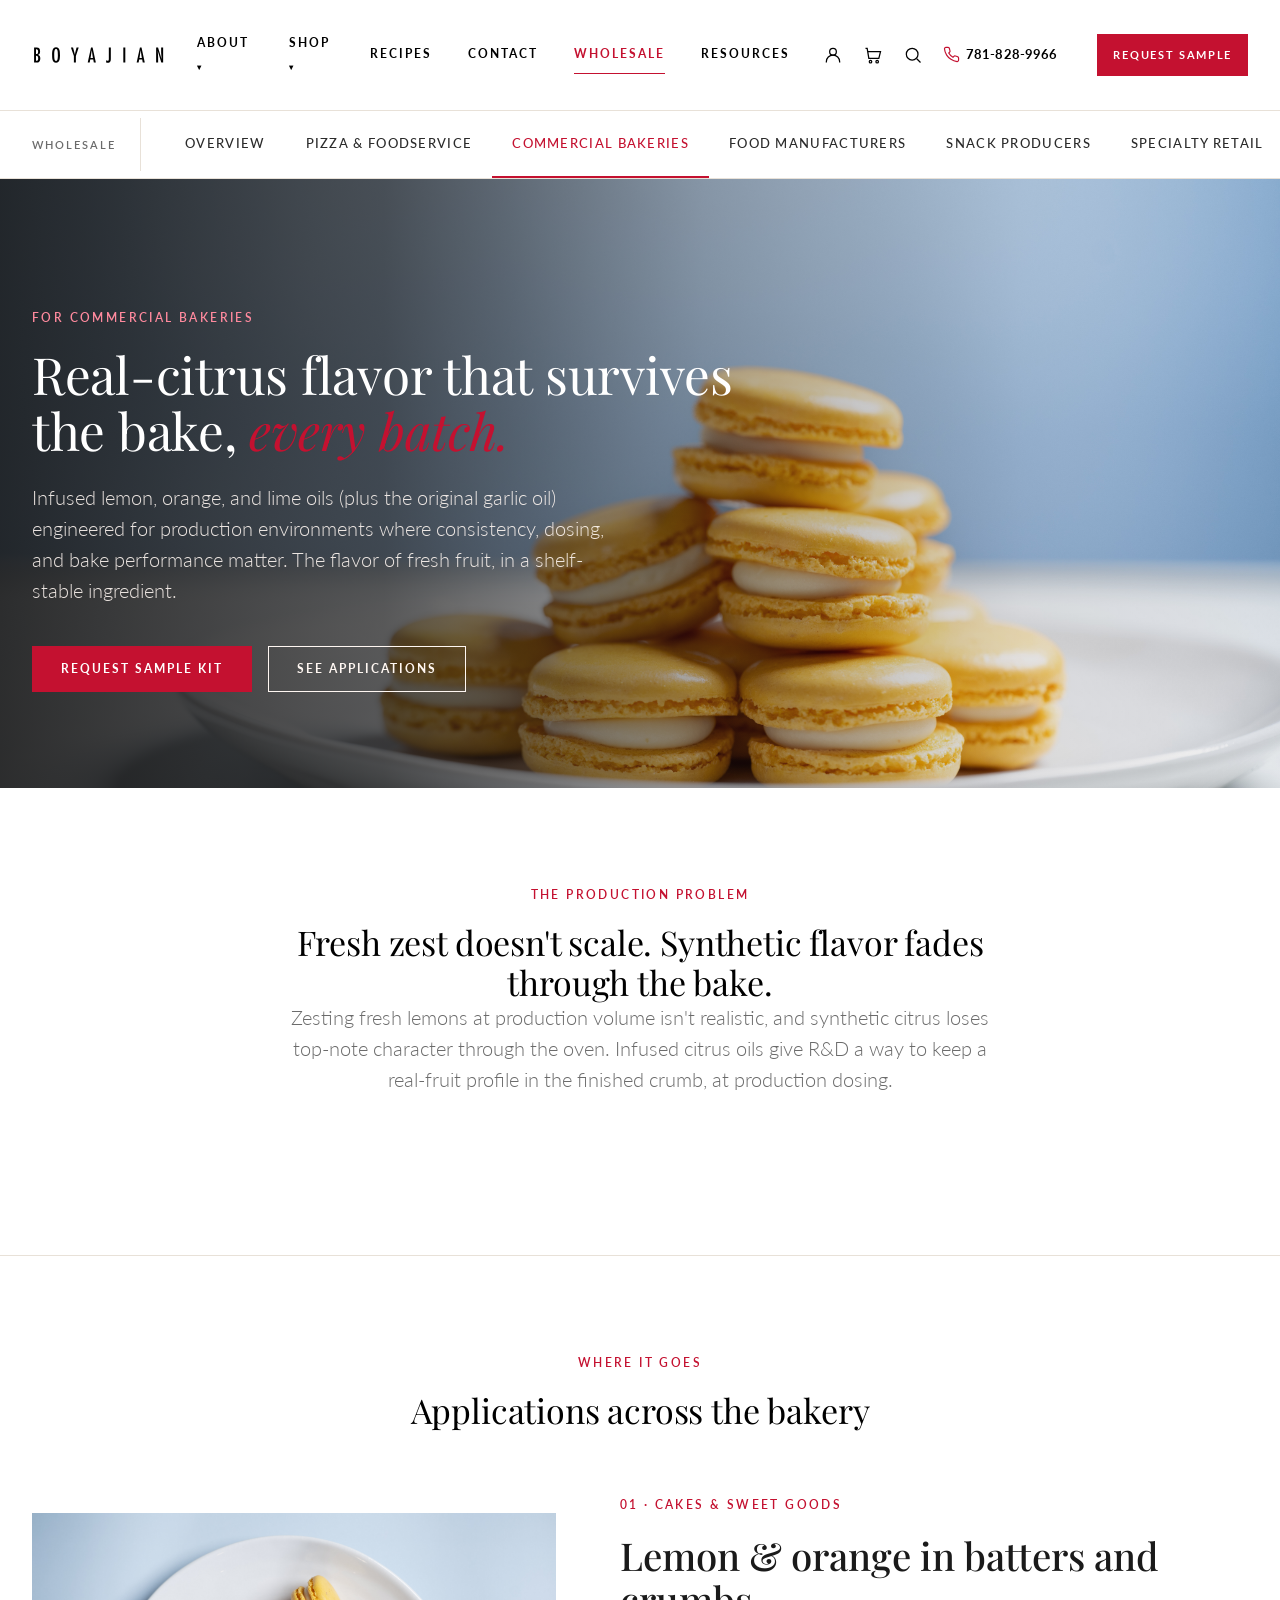
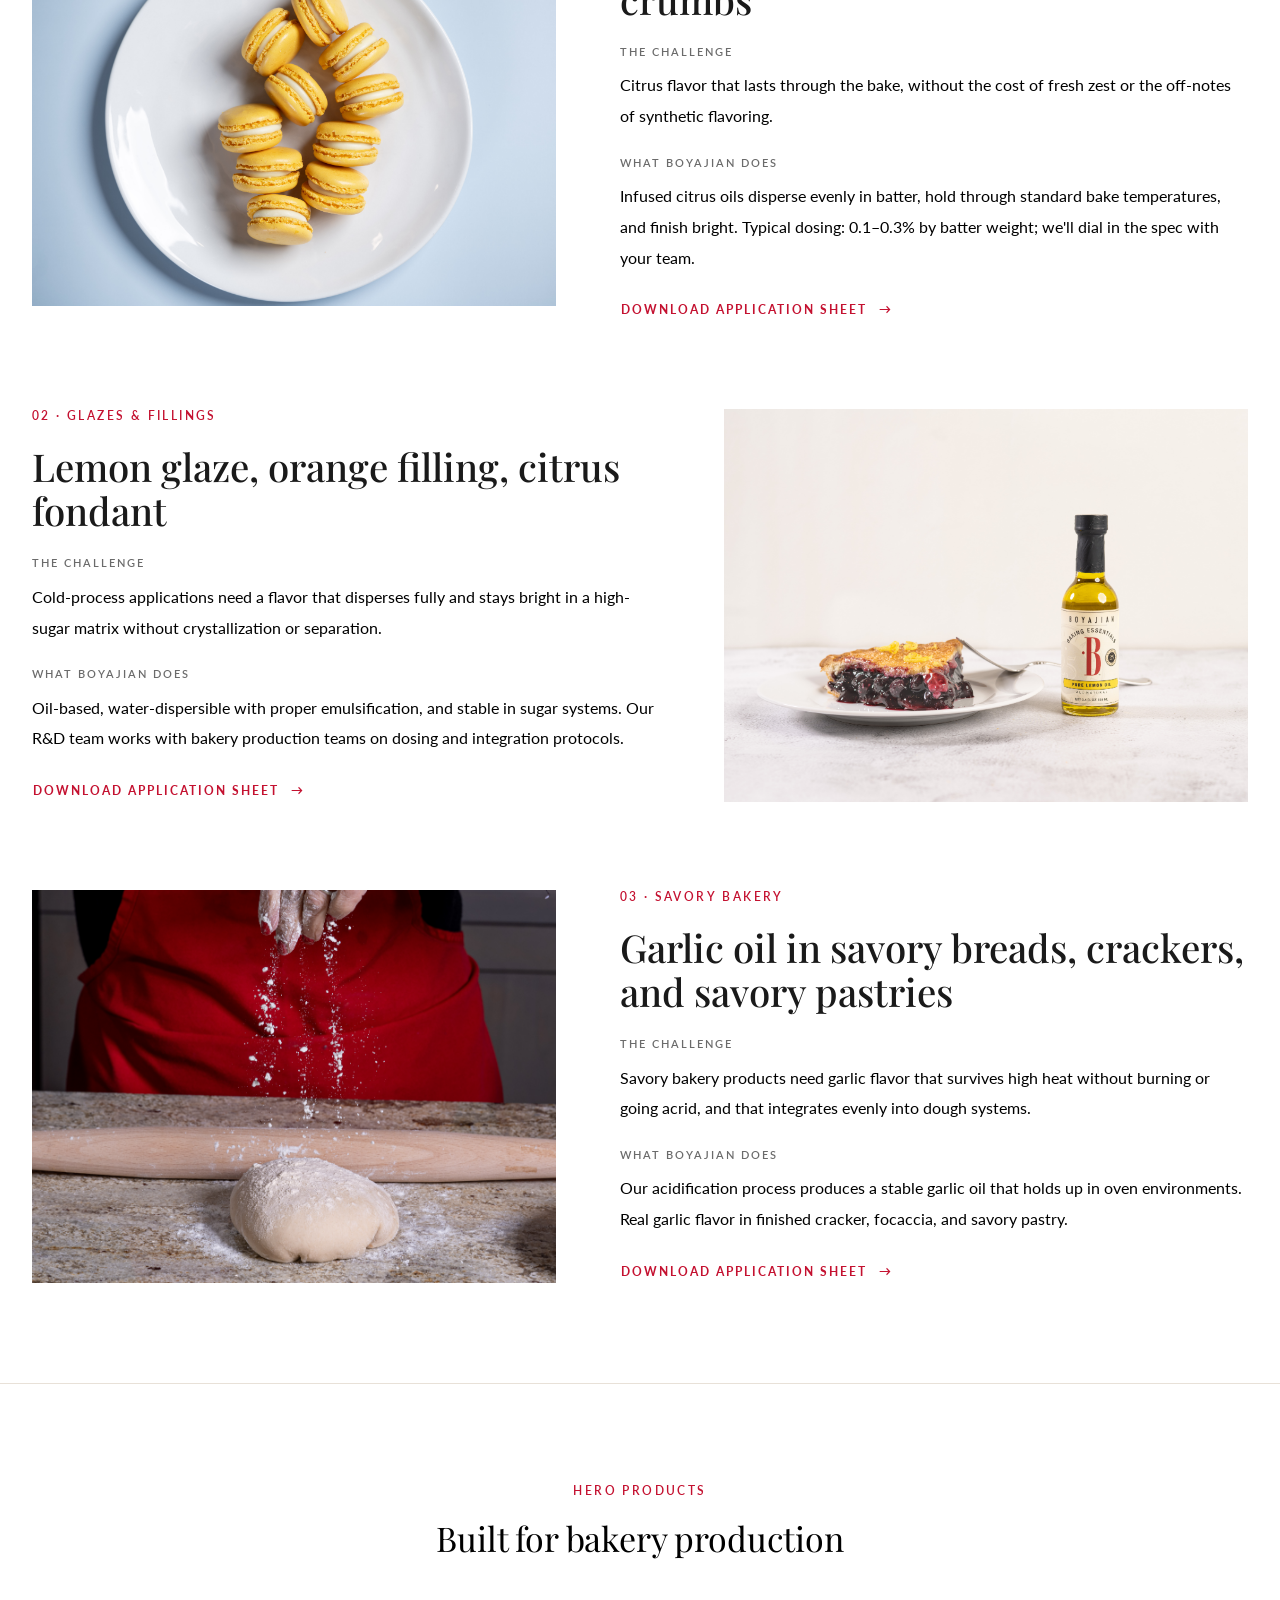
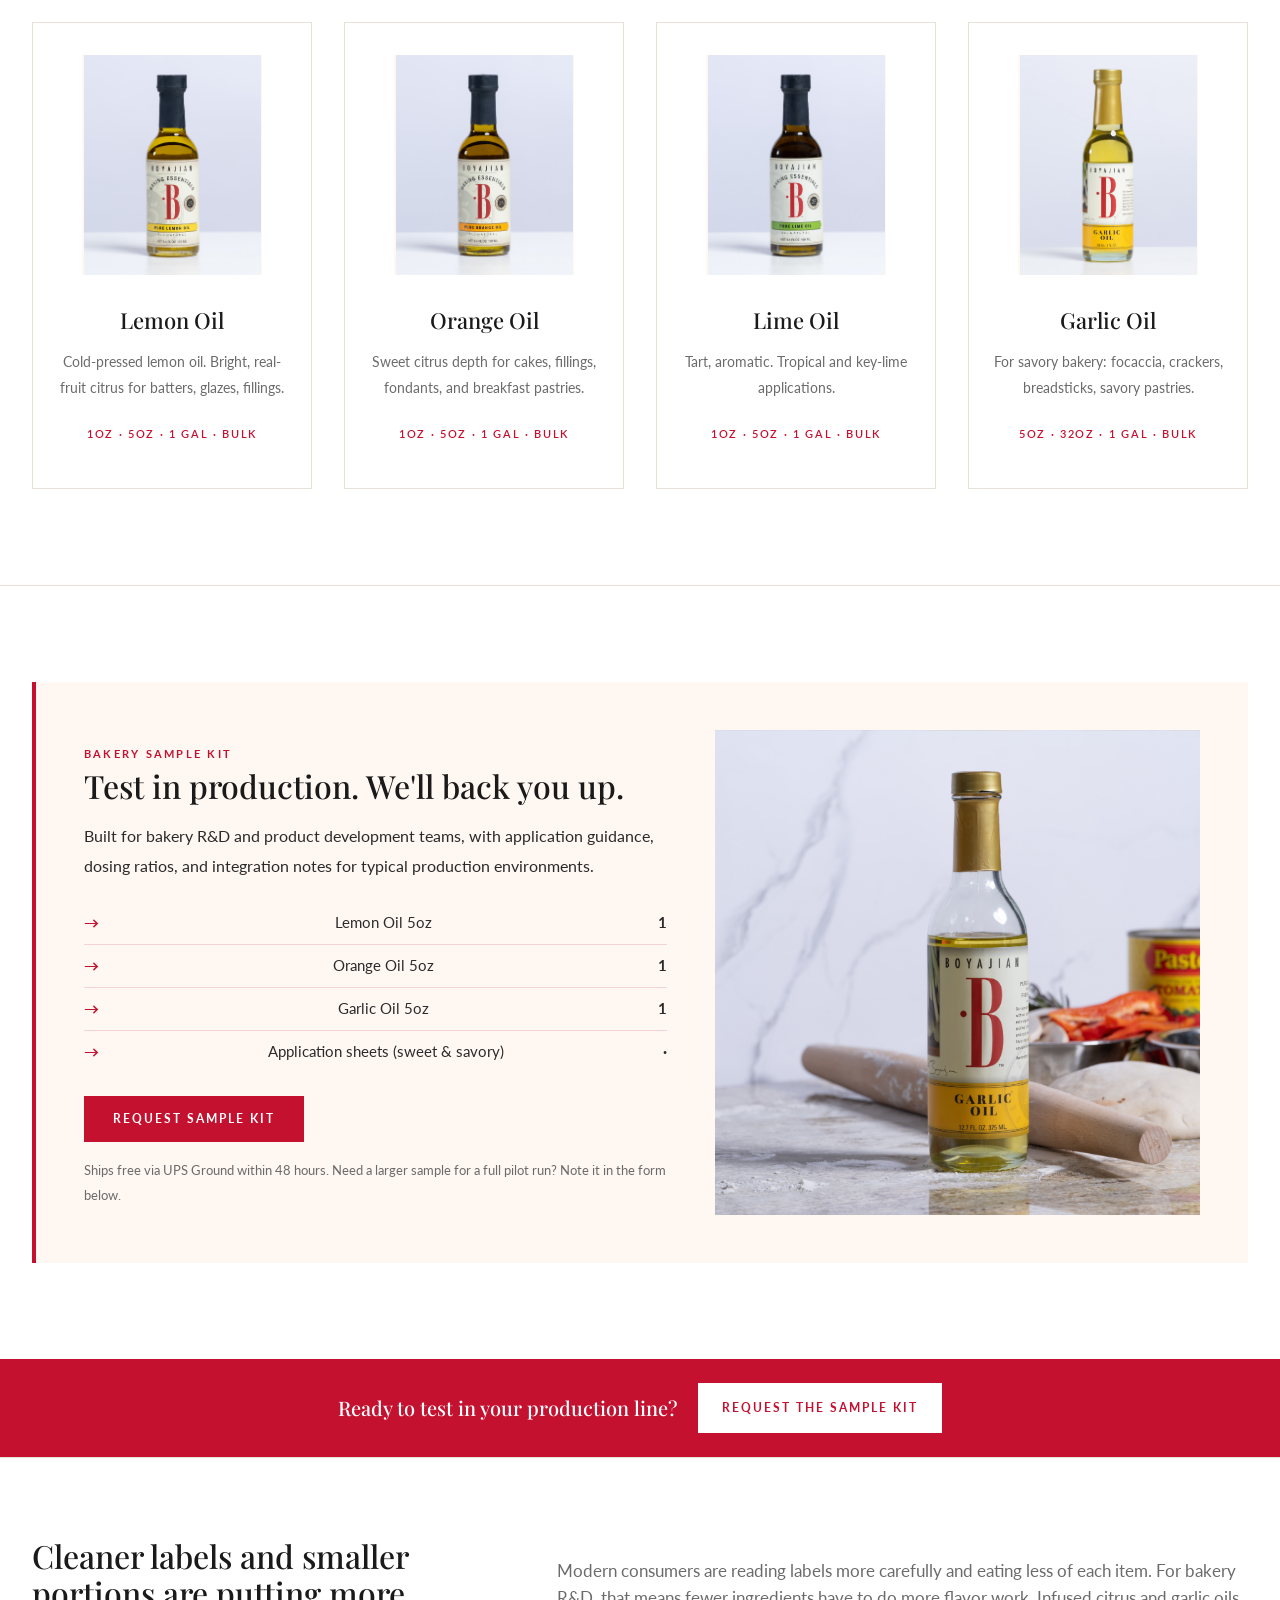
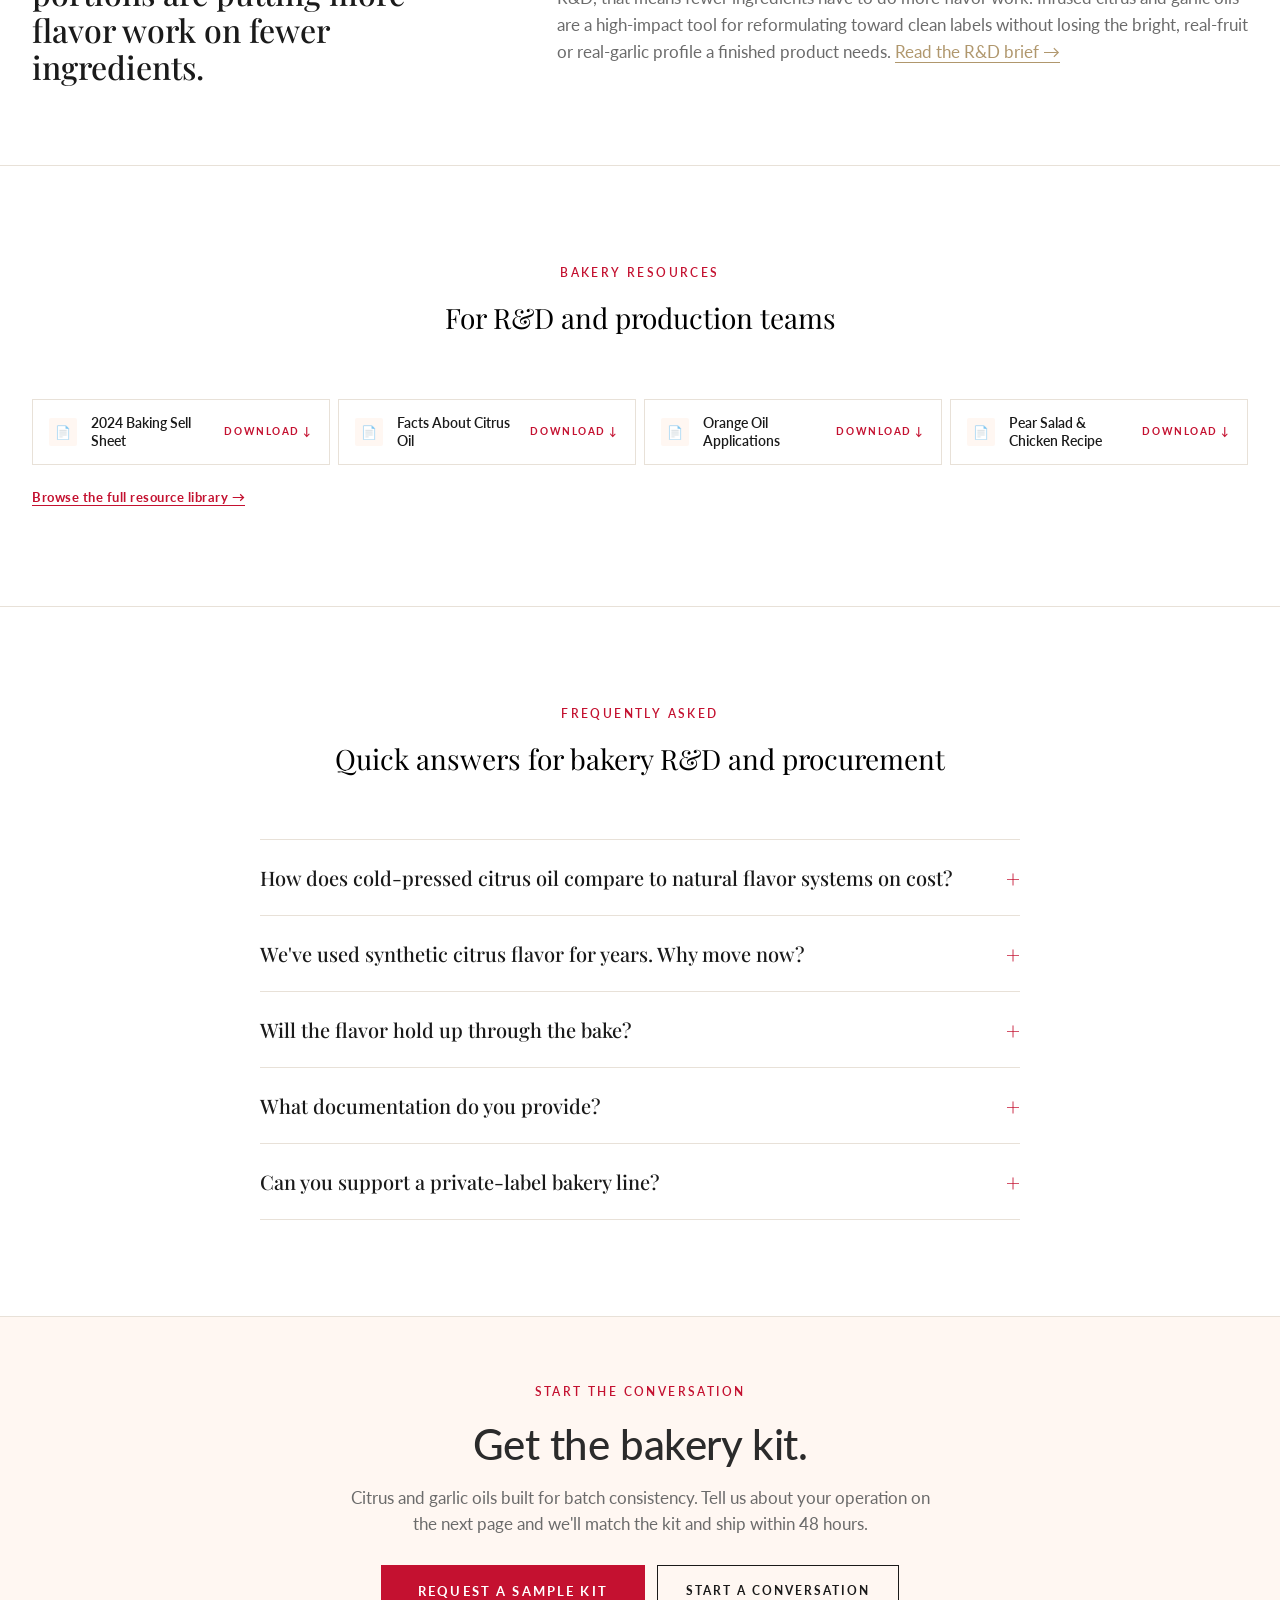
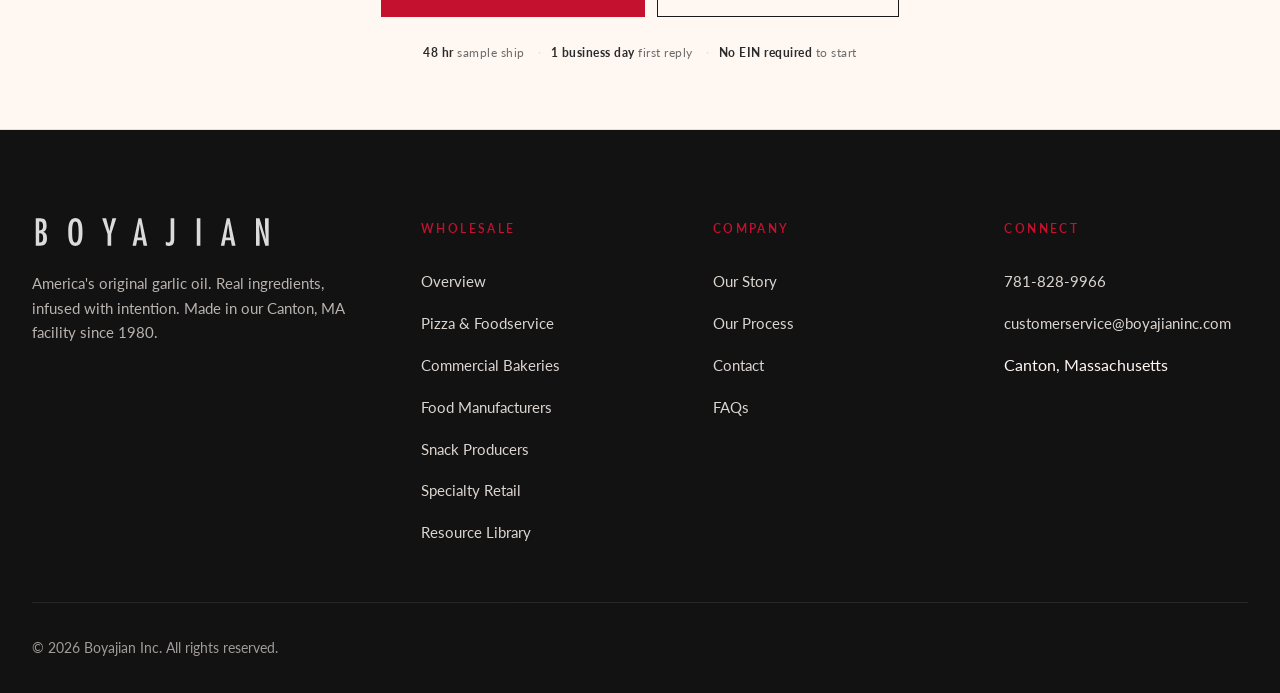
<file: bakery.html>
<!DOCTYPE html>
<html lang="en">
<head>
  <meta charset="UTF-8" />
  <meta name="viewport" content="width=device-width, initial-scale=1.0" />
  <title>For Commercial Bakeries | Boyajian Wholesale</title>
  <meta name="description" content="Citrus oils, garlic oil, and infused flavoring oils for commercial bakery production. Consistent batch-to-batch, engineered for high-volume environments." />
  <link rel="stylesheet" href="assets/style.css" />
</head>
<body>
<a href="request-sample.html?industry=bakery" class="mobile-cta-bar">Request Sample Kit →</a>

<!-- ============================================================
     SITE HEADER  (WP: replace with theme header.php + wp_nav_menu)
     ============================================================ -->
<header class="site-header">
  <div class="site-header__inner">
    <button class="nav-toggle" data-nav-toggle aria-label="Open menu" aria-expanded="false">
      <span></span><span></span><span></span>
    </button>
    <a href="https://boyajianinc.com" class="site-logo" aria-label="Boyajian — home">
      <img src="assets/images/boyajian-logo.svg" alt="Boyajian" />
    </a>
    <ul class="site-nav" data-site-nav>
      <li class="has-submenu">
        <a href="https://boyajianinc.com/story/">About</a>
        <ul class="submenu">
          <li><a href="https://boyajianinc.com/story/">Our Story</a></li>
          <li><a href="https://boyajianinc.com/process/">Our Process</a></li>
          <li><a href="https://boyajianinc.com/gallery/">Gallery</a></li>
          <li><a href="https://boyajianinc.com/faqs/">FAQs</a></li>
        </ul>
      </li>
      <li class="has-submenu">
        <a href="https://boyajianinc.com/shop/">Shop</a>
        <ul class="submenu">
          <li><a href="https://boyajianinc.com/shop/category/fine-oils/">Fine Oils</a></li>
          <li><a href="https://boyajianinc.com/shop/category/dipping-oils/">Dipping Oils</a></li>
          <li><a href="https://boyajianinc.com/shop/category/baking-essentials/">Baking Essentials</a></li>
          <li><a href="https://boyajianinc.com/shop/category/fine-vinegars/">Fine Vinegars</a></li>
          <li><a href="https://boyajianinc.com/shop/category/herb-spice-blends/">Herb Spice Blends</a></li>
          <li><a href="https://boyajianinc.com/shop/category/new-england-honey/">New England Honey</a></li>
          <li><a href="https://boyajianinc.com/shop/category/kitchen-collection/">Kitchen Collection</a></li>
          <li><a href="https://boyajianinc.com/shop/category/gifts/">Gifts</a></li>
        </ul>
      </li>
      <li><a href="https://boyajianinc.com/recipes/">Recipes</a></li>
      <li><a href="https://boyajianinc.com/contact/">Contact</a></li>
      <li><a href="index.html" class="active">Wholesale</a></li>
      <li><a href="resources.html">Resources</a></li>
    </ul>
    <div class="site-header__icons">
      <a href="https://boyajianinc.com/my-account/" aria-label="Account">
        <svg viewBox="0 0 24 24" width="20" height="20" fill="none" stroke="currentColor" stroke-width="1.5"><circle cx="12" cy="8" r="4"/><path d="M4 21v-1a8 8 0 0 1 16 0v1"/></svg>
      </a>
      <a href="https://boyajianinc.com/cart/" aria-label="Cart">
        <svg viewBox="0 0 24 24" width="20" height="20" fill="none" stroke="currentColor" stroke-width="1.5"><path d="M3 4h2l2 12h12l2-8H6"/><circle cx="9" cy="20" r="1.5"/><circle cx="17" cy="20" r="1.5"/></svg>
      </a>
      <button aria-label="Search" class="header-icon-btn">
        <svg viewBox="0 0 24 24" width="20" height="20" fill="none" stroke="currentColor" stroke-width="1.5"><circle cx="11" cy="11" r="7"/><line x1="16.5" y1="16.5" x2="21" y2="21"/></svg>
      </button>
      <a href="tel:7818289966" class="site-header__phone" aria-label="Call us at 781-828-9966">
        <svg viewBox="0 0 24 24" width="17" height="17" fill="none" stroke="currentColor" stroke-width="1.7"><path d="M22 16.92v3a2 2 0 0 1-2.18 2 19.79 19.79 0 0 1-8.63-3.07 19.5 19.5 0 0 1-6-6 19.79 19.79 0 0 1-3.07-8.67A2 2 0 0 1 4.11 2h3a2 2 0 0 1 2 1.72c.13.96.36 1.9.7 2.81a2 2 0 0 1-.45 2.11L8.09 9.91a16 16 0 0 0 6 6l1.27-1.27a2 2 0 0 1 2.11-.45c.91.34 1.85.57 2.81.7A2 2 0 0 1 22 16.92z"/></svg>
        <span class="site-header__phone-num">781-828-9966</span>
      </a>
    </div>
  <a href="request-sample.html?industry=bakery" class="site-header__cta">Request Sample</a>
  </div>
</header>

<div class="subnav">
  <div class="subnav__inner">
    <div class="subnav__label">Wholesale</div>
    <a href="index.html" class="subnav__link">Overview</a>
    <a href="pizza.html" class="subnav__link">Pizza &amp; Foodservice</a>
    <a href="bakery.html" class="subnav__link active">Commercial Bakeries</a>
    <a href="manufacturers.html" class="subnav__link">Food Manufacturers</a>
    <a href="snack.html" class="subnav__link">Snack Producers</a>
    <a href="specialty-retail.html" class="subnav__link">Specialty Retail</a>
    <a href="index.html#capabilities" class="subnav__link">Capabilities</a>
  </div>
</div>

<!-- HERO -->
<section class="hero hero--segment">
  <div class="hero__image" style="background-image: url('assets/images/bakery-hero.jpg');"></div>
  <div class="hero__overlay"></div>
  <div class="hero__inner">
    <div class="hero__content">
      <span class="eyebrow" style="color:#ff8a9e;">For Commercial Bakeries</span>
      <h1 class="hero__title">
        Real-citrus flavor that survives the bake, <em>every batch.</em>
      </h1>
      <p class="hero__subtitle">
        Infused lemon, orange, and lime oils (plus the original garlic oil) engineered for production environments where consistency, dosing, and bake performance matter.
        The flavor of fresh fruit, in a shelf-stable ingredient.
      </p>
      <div class="btn-group">
        <a href="request-sample.html?industry=bakery" class="btn btn--primary">Request Sample Kit</a>
        <a href="#applications" class="btn btn--outline-light">See Applications</a>
      </div>
    </div>
  </div>
</section>


<!-- Client trust band removed pending logo-use permissions (per 6/4 call). Re-add approved brand logos here once secured. -->

<!-- BAKER'S PROBLEM -->
<section class="section">
  <div class="container container--narrow">
    <div class="section-header">
      <span class="eyebrow">The Production Problem</span>
      <h2 class="display-lg">Fresh zest doesn't scale. Synthetic flavor fades through the bake.</h2>
      <p class="lead text-muted">
        Zesting fresh lemons at production volume isn't realistic, and synthetic citrus loses
        top-note character through the oven. Infused citrus oils give R&amp;D a way to keep
        a real-fruit profile in the finished crumb, at production dosing.
      </p>
    </div>
  </div>
</section>

<!-- APPLICATIONS -->
<section class="section section--paper" id="applications">
  <div class="container">
    <div class="section-header">
      <span class="eyebrow">Where it goes</span>
      <h2 class="display-lg">Applications across the bakery</h2>
    </div>

    <div class="application" style="margin-bottom: 5rem;">
      <div class="application__media" style="background-image: url('assets/images/bakery-app-1.jpg');"></div>
      <div>
        <span class="eyebrow">01 · Cakes &amp; Sweet Goods</span>
        <h3 class="application__title">Lemon &amp; orange in batters and crumbs</h3>
        <div class="application__problem">
          <strong>The challenge</strong>
          <p>Citrus flavor that lasts through the bake, without the cost of fresh zest
          or the off-notes of synthetic flavoring.</p>
        </div>
        <div class="application__solution">
          <strong>What Boyajian does</strong>
          <p>Infused citrus oils disperse evenly in batter, hold through standard bake
          temperatures, and finish bright. Typical dosing: 0.1&ndash;0.3% by batter weight; we'll
          dial in the spec with your team.</p>
        </div>
        <a href="#" class="btn btn--ghost">Download application sheet</a>
      </div>
    </div>

    <div class="application application--reverse" style="margin-bottom: 5rem;">
      <div>
        <span class="eyebrow">02 · Glazes &amp; Fillings</span>
        <h3 class="application__title">Lemon glaze, orange filling, citrus fondant</h3>
        <div class="application__problem">
          <strong>The challenge</strong>
          <p>Cold-process applications need a flavor that disperses fully and stays bright in
          a high-sugar matrix without crystallization or separation.</p>
        </div>
        <div class="application__solution">
          <strong>What Boyajian does</strong>
          <p>Oil-based, water-dispersible with proper emulsification, and stable in sugar systems.
          Our R&amp;D team works with bakery production teams on dosing and integration protocols.</p>
        </div>
        <a href="#" class="btn btn--ghost">Download application sheet</a>
      </div>
      <div class="application__media" style="background-image: url('assets/images/bakery-app-2.jpg');"></div>
    </div>

    <div class="application">
      <div class="application__media" style="background-image: url('assets/images/bakery-app-3.jpg');"></div>
      <div>
        <span class="eyebrow">03 · Savory Bakery</span>
        <h3 class="application__title">Garlic oil in savory breads, crackers, and savory pastries</h3>
        <div class="application__problem">
          <strong>The challenge</strong>
          <p>Savory bakery products need garlic flavor that survives high heat without
          burning or going acrid, and that integrates evenly into dough systems.</p>
        </div>
        <div class="application__solution">
          <strong>What Boyajian does</strong>
          <p>Our acidification process produces a stable garlic oil that holds up in oven
          environments. Real garlic flavor in finished cracker, focaccia, and savory pastry.</p>
        </div>
        <a href="#" class="btn btn--ghost">Download application sheet</a>
      </div>
    </div>
  </div>
</section>

<!-- HERO PRODUCTS -->
<section class="section">
  <div class="container">
    <div class="section-header">
      <span class="eyebrow">Hero Products</span>
      <h2 class="display-lg">Built for bakery production</h2>
    </div>
    <div class="products-grid">
      <div class="product-card">
        <div class="product-card__photo" style="background-image: url('assets/images/product-lemon.jpg');"></div>
        <h3 class="product-card__name">Lemon Oil</h3>
        <p class="product-card__use">Cold-pressed lemon oil. Bright, real-fruit citrus for batters, glazes, fillings.</p>
        <span class="product-card__sizes">1oz · 5oz · 1 Gal · Bulk</span>
      </div>
      <div class="product-card">
        <div class="product-card__photo" style="background-image: url('assets/images/product-orange.jpg');"></div>
        <h3 class="product-card__name">Orange Oil</h3>
        <p class="product-card__use">Sweet citrus depth for cakes, fillings, fondants, and breakfast pastries.</p>
        <span class="product-card__sizes">1oz · 5oz · 1 Gal · Bulk</span>
      </div>
      <div class="product-card">
        <div class="product-card__photo" style="background-image: url('assets/images/product-lime.jpg');"></div>
        <h3 class="product-card__name">Lime Oil</h3>
        <p class="product-card__use">Tart, aromatic. Tropical and key-lime applications.</p>
        <span class="product-card__sizes">1oz · 5oz · 1 Gal · Bulk</span>
      </div>
      <div class="product-card">
        <div class="product-card__photo" style="background-image: url('assets/images/product-garlic-oil.jpg');"></div>
        <h3 class="product-card__name">Garlic Oil</h3>
        <p class="product-card__use">For savory bakery: focaccia, crackers, breadsticks, savory pastries.</p>
        <span class="product-card__sizes">5oz · 32oz · 1 Gal · Bulk</span>
      </div>
    </div>
  </div>
</section>

<!-- SAMPLE KIT -->
<section class="section section--paper">
  <div class="container">
    <div class="sample-kit">
      <div>
        <span class="sample-kit__label">Bakery Sample Kit</span>
        <h2 class="sample-kit__title">Test in production. We'll back you up.</h2>
        <p style="color:var(--b-charcoal); margin-bottom:1.25rem;">
          Built for bakery R&amp;D and product development teams, with application guidance,
          dosing ratios, and integration notes for typical production environments.
        </p>
        <ul class="sample-kit__contents">
          <li><span>Lemon Oil 5oz</span><strong>1</strong></li>
          <li><span>Orange Oil 5oz</span><strong>1</strong></li>
          <li><span>Garlic Oil 5oz</span><strong>1</strong></li>
          <li><span>Application sheets (sweet &amp; savory)</span><strong>·</strong></li>
        </ul>
        <a href="request-sample.html?industry=bakery" class="btn btn--primary">Request Sample Kit</a>
        <p style="font-size:0.8rem; color:var(--b-gray); margin-top:1rem;">
          Ships free via UPS Ground within 48 hours. Need a larger sample for a full pilot run?
          Note it in the form below.
        </p>
      </div>
      <div class="sample-kit__visual" style="background-image: url('assets/images/bakery-sample-kit.jpg'); background-size: cover; background-position: center;"></div>
    </div>
  </div>
</section>

<!-- Inline CTA strip — interest spike to action distance = zero -->
<div class="inline-cta"><span>Ready to test in your production line?</span><a href="request-sample.html?industry=bakery">Request the Sample Kit</a></div>


<!-- FLAVOR DENSITY / CONSUMER TREND BANNER (Sec 13 — industry-specific reference) -->
<section class="trend-banner">
  <div class="container">
    <div class="trend-banner__inner">
      <h3>Cleaner labels and smaller portions are putting more flavor work on fewer ingredients.</h3>
      <p>
        Modern consumers are reading labels more carefully and eating less of each item.
        For bakery R&amp;D, that means fewer ingredients have to do more flavor work.
        Infused citrus and garlic oils are a high-impact tool for reformulating
        toward clean labels without losing the bright, real-fruit or real-garlic profile
        a finished product needs. <a href="#resources">Read the R&amp;D brief →</a>
      </p>
    </div>
  </div>
</section>

<!-- RESOURCES -->
<section class="section" id="resources">
  <div class="container">
    <div class="section-header">
      <span class="eyebrow">Bakery resources</span>
      <h2 class="display-md">For R&amp;D and production teams</h2>
    </div>
    <div class="resources-grid">
      <a href="https://drive.google.com/file/d/1hFXKUyJx1ZixxOeZ6ohG98n_8QUsILLX/view" target="_blank" rel="noopener" class="resource-card">
        <div class="resource-card__icon">📄</div>
        <span class="resource-card__type">Sell Sheet · PDF</span>
        <h3 class="resource-card__title">2024 Baking Sell Sheet</h3>
        <p class="resource-card__desc">Citrus oils, extracts, and flavorings for commercial bakeries. Built for R&amp;D teams.</p>
        <span class="resource-card__cta">Download</span>
      </a>
      <a href="https://drive.google.com/file/d/1YoJg9ZWrD_xr3kScYjym2adFAXA2TDU4/view" target="_blank" rel="noopener" class="resource-card">
        <div class="resource-card__icon">📄</div>
        <span class="resource-card__type">Application Sheet · PDF</span>
        <h3 class="resource-card__title">Facts About Citrus Oil</h3>
        <p class="resource-card__desc">Lemon, orange, lime: how they're made, how they perform, where they go.</p>
        <span class="resource-card__cta">Download</span>
      </a>
      <a href="#" class="resource-card">
        <div class="resource-card__icon">📄</div>
        <span class="resource-card__type">Application Sheet · PDF</span>
        <h3 class="resource-card__title">Orange Oil Applications</h3>
        <p class="resource-card__desc">Bright sweet citrus for cakes, fillings, glazes, and breakfast pastries. Production dosing.</p>
        <span class="resource-card__cta">Download</span>
      </a>
      <a href="https://drive.google.com/file/d/1UPBzSAhBxe6axtRYN8sbyIp6YBUwz003/view" target="_blank" rel="noopener" class="resource-card">
        <div class="resource-card__icon">📄</div>
        <span class="resource-card__type">Recipe · PDF</span>
        <h3 class="resource-card__title">Pear Salad &amp; Chicken Recipe</h3>
        <p class="resource-card__desc">Example application showing how citrus oils integrate into prepared menu items.</p>
        <span class="resource-card__cta">Download</span>
      </a>
    </div>
    <p class="resource-module__more"><a href="resources.html">Browse the full resource library &rarr;</a></p>
  </div>
</section>

<!-- FAQ — bakery-specific, with objection handling per Sec 4 -->
<section class="section">
  <div class="container">
    <div class="section-header">
      <span class="eyebrow">Frequently Asked</span>
      <h2 class="display-md">Quick answers for bakery R&amp;D and procurement</h2>
    </div>
    <div class="faq-list">
      <div class="faq-item">
        <button class="faq-question">How does cold-pressed citrus oil compare to natural flavor systems on cost?</button>
        <div class="faq-answer">
          <p>Per unit of finished flavor delivered in a baked product, real citrus oil typically lands competitive with natural-flavor-system equivalents, and ahead of them on label cleanliness and consumer perception. Most R&amp;D teams find the reformulation pays for itself in product positioning.</p>
        </div>
      </div>
      <div class="faq-item">
        <button class="faq-question">We've used synthetic citrus flavor for years. Why move now?</button>
        <div class="faq-answer">
          <p>Two things have shifted: shoppers read labels more carefully, and "cold-pressed lemon oil" reads stronger than "natural citrus flavor" on a panel. Reformulation cost is contained if you start with one SKU. Most teams begin with a pilot on a single hero product.</p>
        </div>
      </div>
      <div class="faq-item">
        <button class="faq-question">Will the flavor hold up through the bake?</button>
        <div class="faq-answer">
          <p>Yes. Our citrus oils are engineered for oven environments. We typically recommend 0.1&ndash;0.3% by batter weight depending on the application. Our R&amp;D team will work with yours to dial in the spec for your specific oven profile.</p>
        </div>
      </div>
      <div class="faq-item">
        <button class="faq-question">What documentation do you provide?</button>
        <div class="faq-answer">
          <p>COA with every lot, ingredient declarations, nutritional panels, allergen statements, kosher certifications. Spec sheets and shelf-life data ready when you need them. SQF documentation available on request.</p>
        </div>
      </div>
      <div class="faq-item">
        <button class="faq-question">Can you support a private-label bakery line?</button>
        <div class="faq-answer">
          <p>Yes. Private label and contract production are core to what we do. Many of the bakery brands you'd recognize on a specialty grocery shelf are Boyajian under the hood. Submit a custom inquiry above.</p>
        </div>
      </div>
    </div>
  </div>
</section>

<!-- ============================================================
     LEAD-GEN CTA  (replaces inline form — links to dedicated page)
     ============================================================ -->
<section class="lead-gen-cta" id="intake">
  <div class="lead-gen-cta__inner">
    <span class="eyebrow">Start the Conversation</span>
    <h2>Get the bakery kit.</h2>
    <p>Citrus and garlic oils built for batch consistency. Tell us about your operation on the next page and we'll match the kit and ship within 48 hours.</p>
    <div class="lead-gen-cta__btns">
      <a href="request-sample.html?industry=bakery" class="btn btn--primary btn--lg">Request a Sample Kit</a>
      <a href="request-sample.html?industry=bakery&amp;contact=conversation" class="btn btn--outline">Start a Conversation</a>
    </div>
    <div class="lead-gen-cta__meta">
      <span><strong>48 hr</strong> sample ship</span>
      <span><strong>1 business day</strong> first reply</span>
      <span><strong>No EIN required</strong> to start</span>
    </div>
  </div>
</section>


<!-- ============================================================
     FOOTER  (WP: replace with theme footer.php)
     ============================================================ -->
<footer class="site-footer">
  <div class="container">
    <div class="site-footer__cols">
      <div class="site-footer__brand">
        <a href="https://boyajianinc.com" class="site-logo" style="color:white;">
          <img src="assets/images/boyajian-logo.svg" alt="Boyajian" style="filter: invert(1) brightness(2);" />
        </a>
        <p>America's original garlic oil. Real ingredients, infused with intention. Made in our Canton, MA facility since 1980.</p>
      </div>
      <div>
        <h4>Wholesale</h4>
        <ul>
          <li><a href="index.html">Overview</a></li>
          <li><a href="pizza.html">Pizza &amp; Foodservice</a></li>
          <li><a href="bakery.html">Commercial Bakeries</a></li>
          <li><a href="manufacturers.html">Food Manufacturers</a></li>
          <li><a href="snack.html">Snack Producers</a></li>
          <li><a href="specialty-retail.html">Specialty Retail</a></li>
          <li><a href="resources.html">Resource Library</a></li>
        </ul>
      </div>
      <div>
        <h4>Company</h4>
        <ul>
          <li><a href="https://boyajianinc.com/story/">Our Story</a></li>
          <li><a href="https://boyajianinc.com/process/">Our Process</a></li>
          <li><a href="https://boyajianinc.com/contact/">Contact</a></li>
          <li><a href="https://boyajianinc.com/faqs/">FAQs</a></li>
        </ul>
      </div>
      <div>
        <h4>Connect</h4>
        <ul>
          <li><a href="tel:7818289966">781-828-9966</a></li>
          <li><a href="mailto:customerservice@boyajianinc.com">customerservice@boyajianinc.com</a></li>
          <li>Canton, Massachusetts</li>
        </ul>
      </div>
    </div>
    <div class="site-footer__bottom">
      <span>© 2026 Boyajian Inc. All rights reserved.</span>
  </div>
  </div>
</footer>

<script src="assets/main.js"></script>
</body>
</html>
</file>
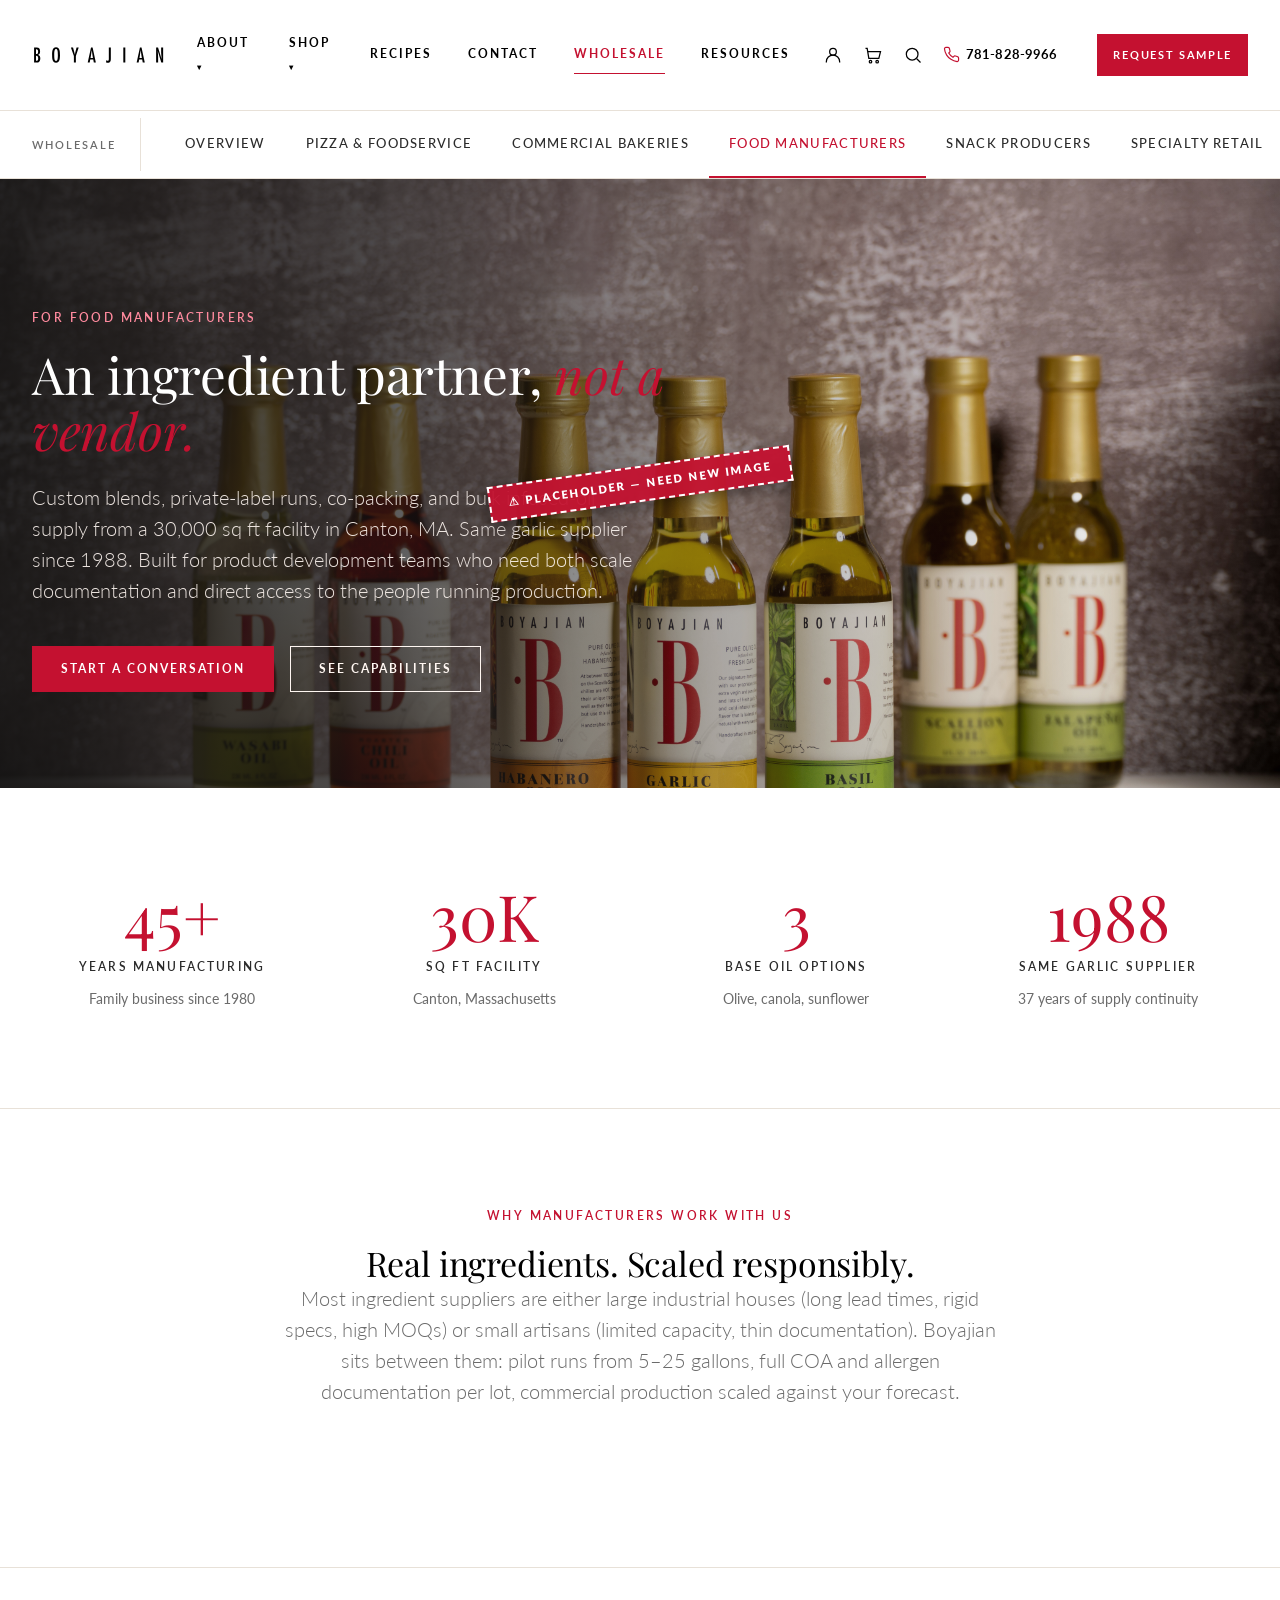
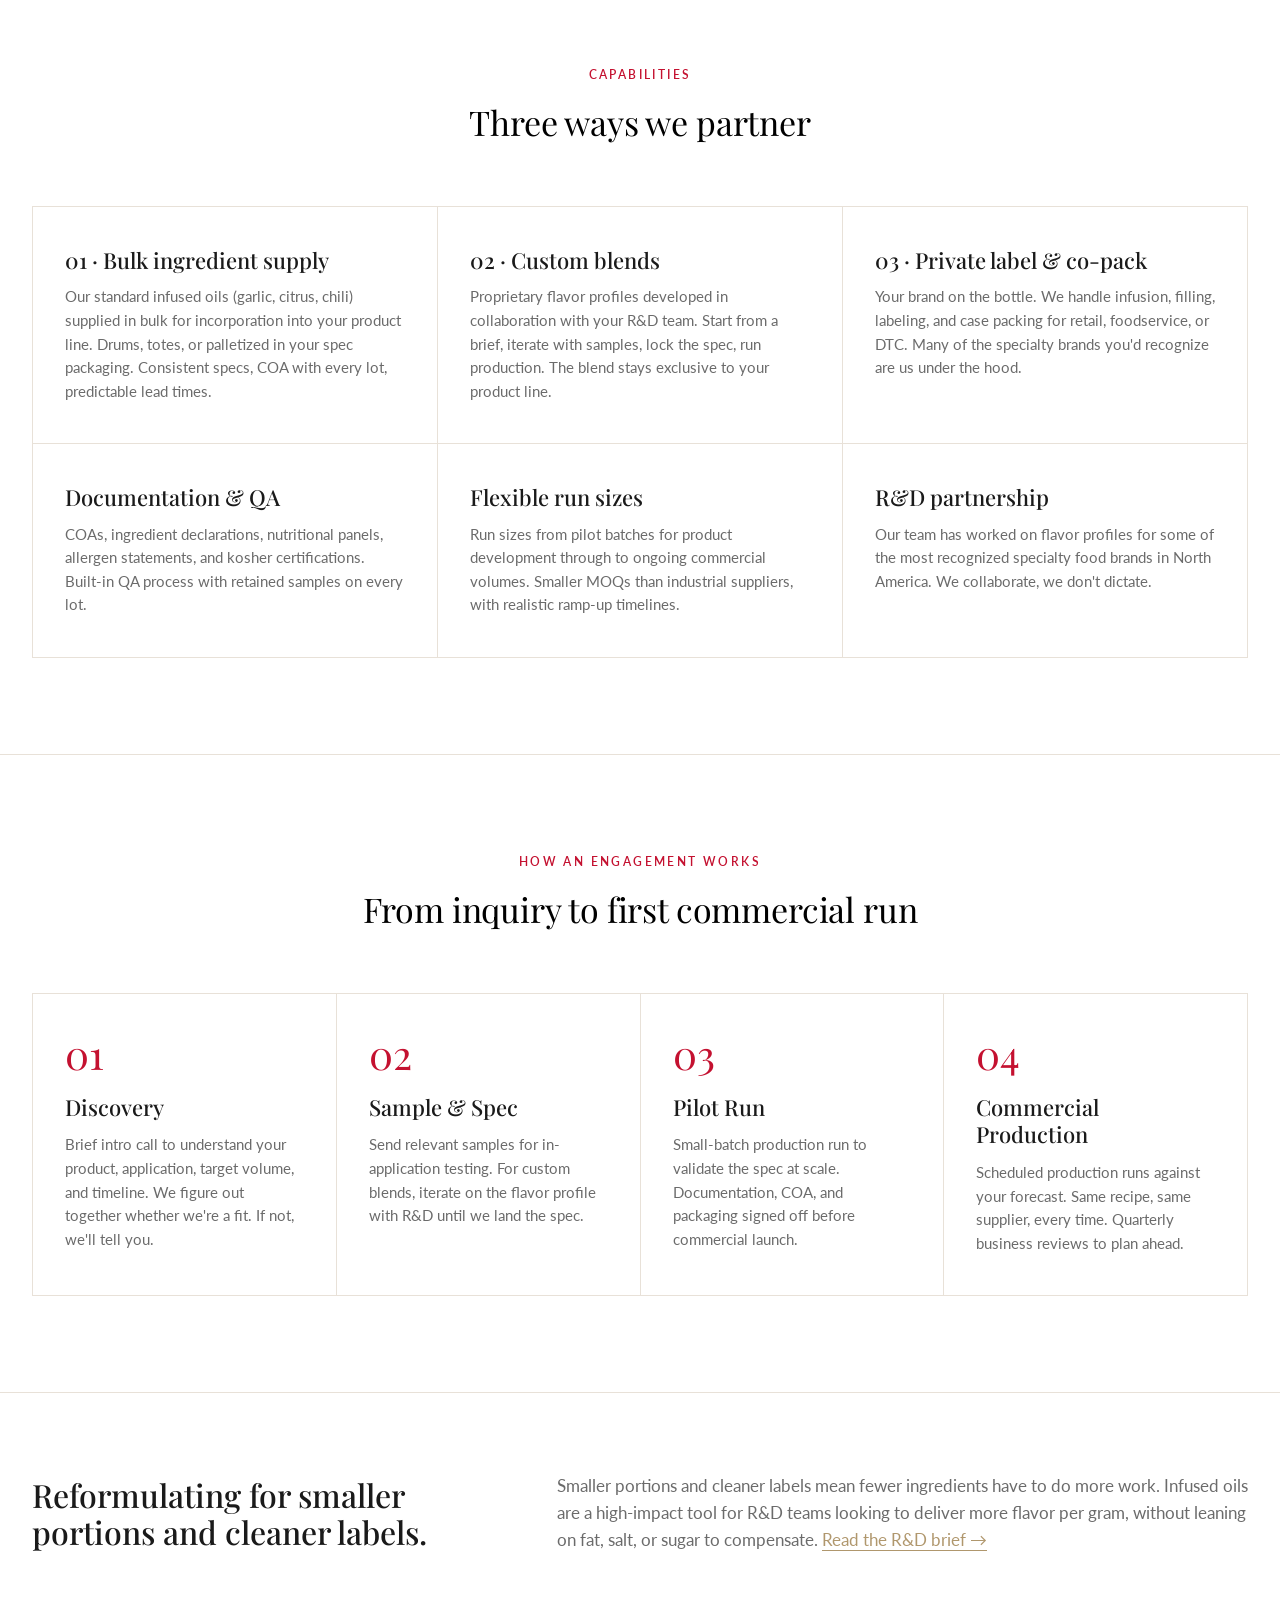
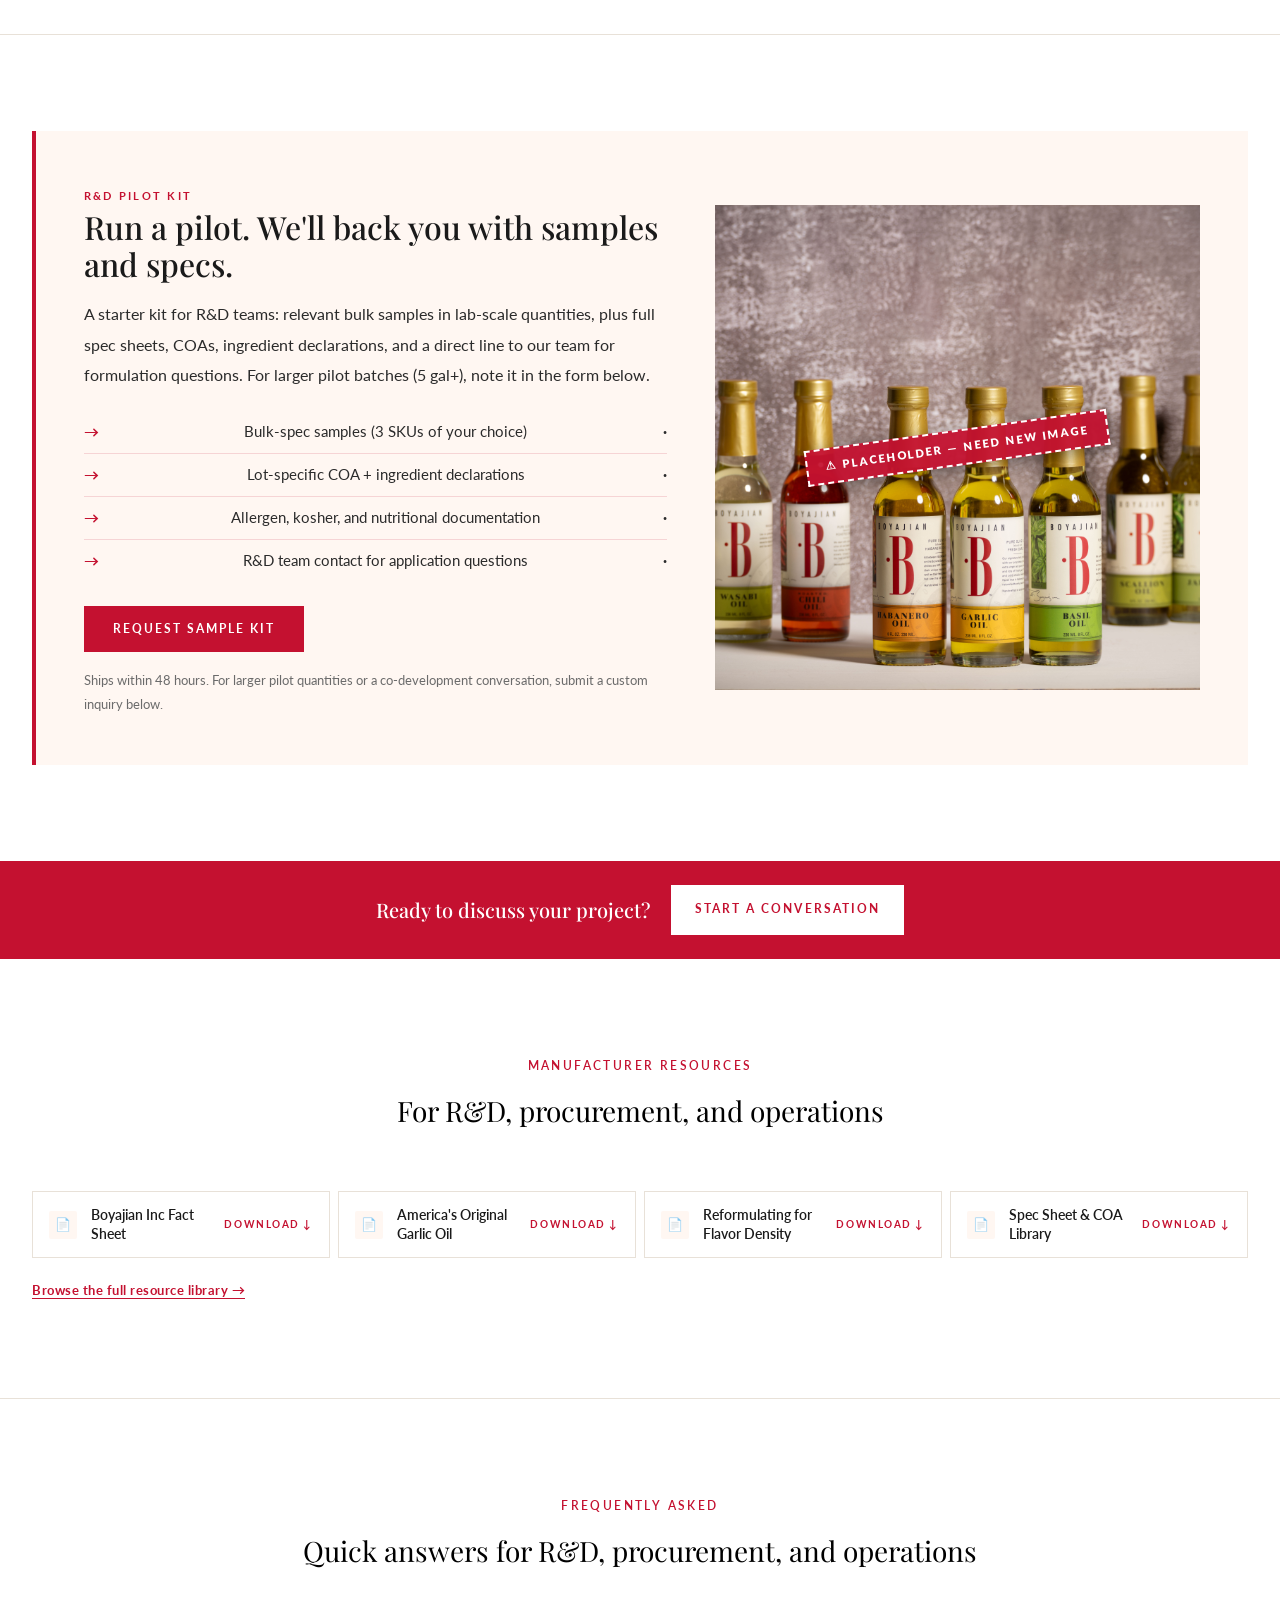
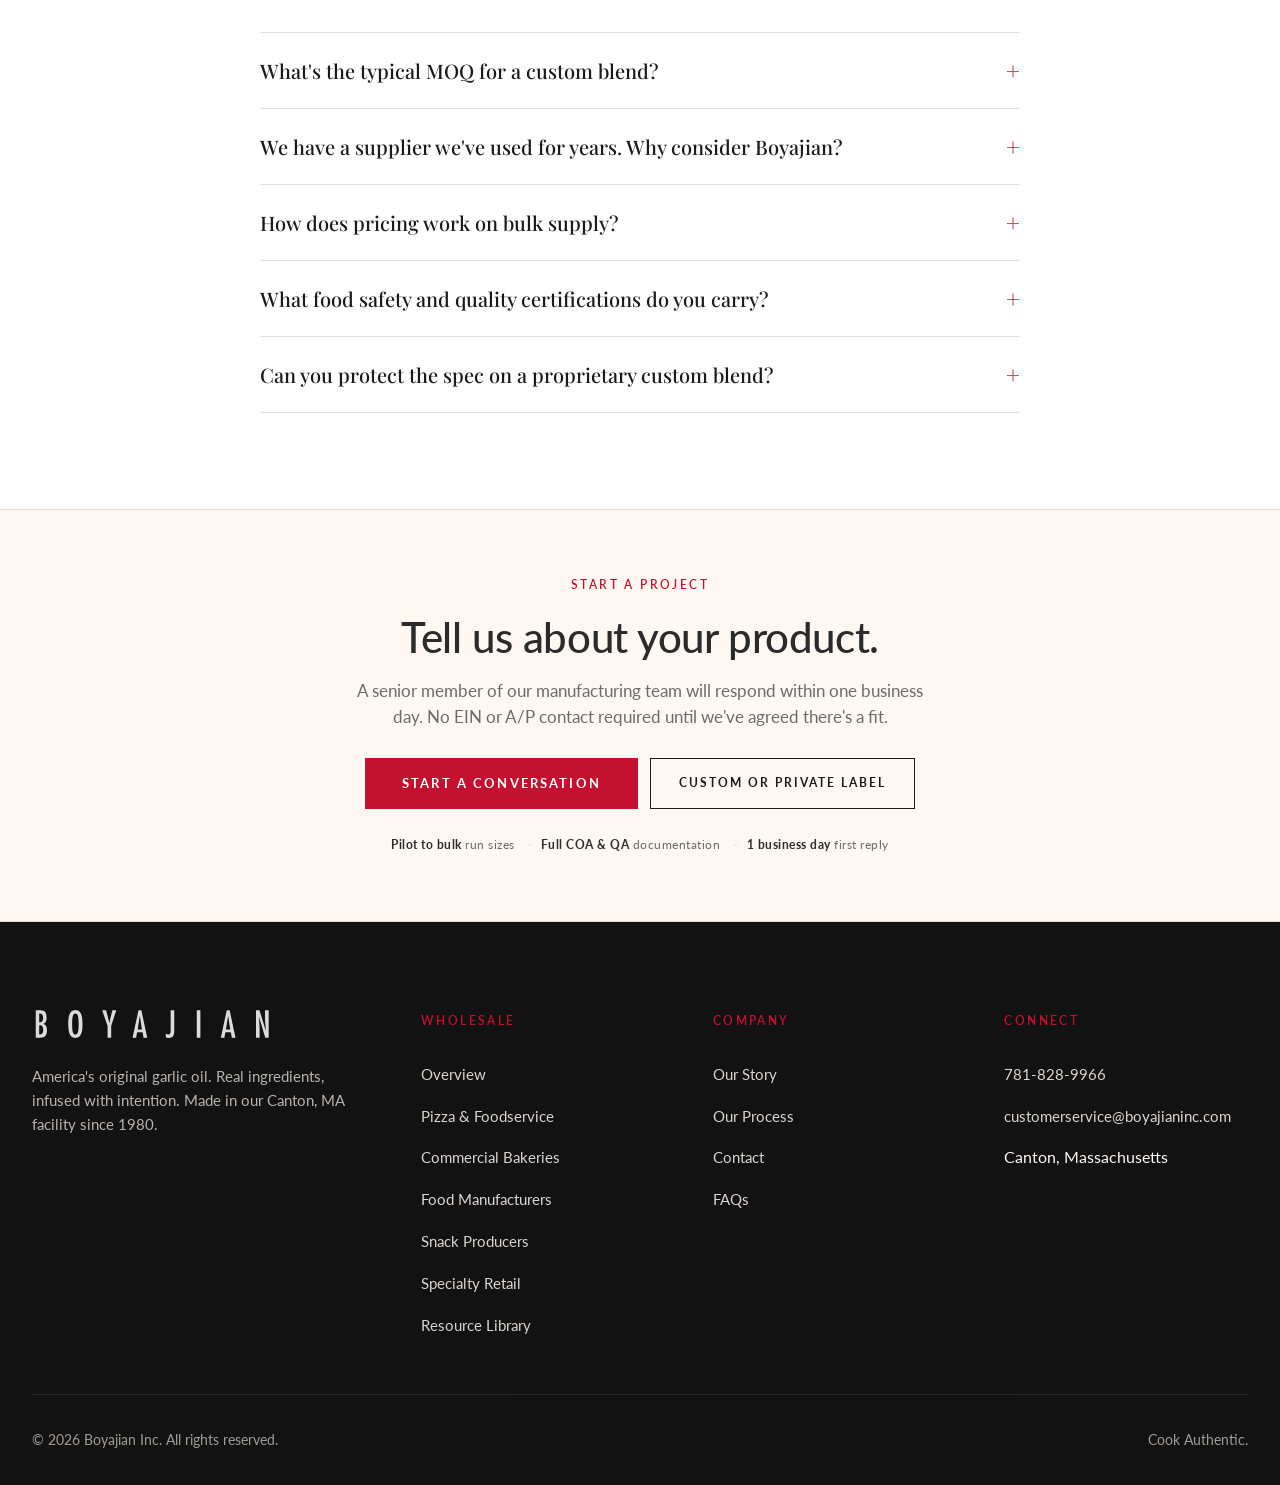
<file: manufacturers.html>
<!DOCTYPE html>
<html lang="en">
<head>
  <meta charset="UTF-8" />
  <meta name="viewport" content="width=device-width, initial-scale=1.0" />
  <title>For Food Manufacturers | Boyajian Wholesale</title>
  <meta name="description" content="An ingredient partner for food manufacturers. Custom blends, private label, co-packing, and bulk ingredient supply from our 30,000 sq ft Canton facility." />
  <link rel="stylesheet" href="assets/style.css" />
</head>
<body>
<a href="request-sample.html?industry=manufacturers" class="mobile-cta-bar">Request Sample Kit →</a>

<!-- ============================================================
     SITE HEADER  (WP: replace with theme header.php + wp_nav_menu)
     ============================================================ -->
<header class="site-header">
  <div class="site-header__inner">
    <button class="nav-toggle" data-nav-toggle aria-label="Open menu" aria-expanded="false">
      <span></span><span></span><span></span>
    </button>
    <a href="https://boyajianinc.com" class="site-logo" aria-label="Boyajian — home">
      <img src="assets/images/boyajian-logo.svg" alt="Boyajian" />
    </a>
    <ul class="site-nav" data-site-nav>
      <li class="has-submenu">
        <a href="https://boyajianinc.com/story/">About</a>
        <ul class="submenu">
          <li><a href="https://boyajianinc.com/story/">Our Story</a></li>
          <li><a href="https://boyajianinc.com/process/">Our Process</a></li>
          <li><a href="https://boyajianinc.com/gallery/">Gallery</a></li>
          <li><a href="https://boyajianinc.com/faqs/">FAQs</a></li>
        </ul>
      </li>
      <li class="has-submenu">
        <a href="https://boyajianinc.com/shop/">Shop</a>
        <ul class="submenu">
          <li><a href="https://boyajianinc.com/shop/category/fine-oils/">Fine Oils</a></li>
          <li><a href="https://boyajianinc.com/shop/category/dipping-oils/">Dipping Oils</a></li>
          <li><a href="https://boyajianinc.com/shop/category/baking-essentials/">Baking Essentials</a></li>
          <li><a href="https://boyajianinc.com/shop/category/fine-vinegars/">Fine Vinegars</a></li>
          <li><a href="https://boyajianinc.com/shop/category/herb-spice-blends/">Herb Spice Blends</a></li>
          <li><a href="https://boyajianinc.com/shop/category/new-england-honey/">New England Honey</a></li>
          <li><a href="https://boyajianinc.com/shop/category/kitchen-collection/">Kitchen Collection</a></li>
          <li><a href="https://boyajianinc.com/shop/category/gifts/">Gifts</a></li>
        </ul>
      </li>
      <li><a href="https://boyajianinc.com/recipes/">Recipes</a></li>
      <li><a href="https://boyajianinc.com/contact/">Contact</a></li>
      <li><a href="index.html" class="active">Wholesale</a></li>
      <li><a href="resources.html">Resources</a></li>
    </ul>
    <div class="site-header__icons">
      <a href="https://boyajianinc.com/my-account/" aria-label="Account">
        <svg viewBox="0 0 24 24" width="20" height="20" fill="none" stroke="currentColor" stroke-width="1.5"><circle cx="12" cy="8" r="4"/><path d="M4 21v-1a8 8 0 0 1 16 0v1"/></svg>
      </a>
      <a href="https://boyajianinc.com/cart/" aria-label="Cart">
        <svg viewBox="0 0 24 24" width="20" height="20" fill="none" stroke="currentColor" stroke-width="1.5"><path d="M3 4h2l2 12h12l2-8H6"/><circle cx="9" cy="20" r="1.5"/><circle cx="17" cy="20" r="1.5"/></svg>
      </a>
      <button aria-label="Search" class="header-icon-btn">
        <svg viewBox="0 0 24 24" width="20" height="20" fill="none" stroke="currentColor" stroke-width="1.5"><circle cx="11" cy="11" r="7"/><line x1="16.5" y1="16.5" x2="21" y2="21"/></svg>
      </button>
      <a href="tel:7818289966" class="site-header__phone" aria-label="Call us at 781-828-9966">
        <svg viewBox="0 0 24 24" width="17" height="17" fill="none" stroke="currentColor" stroke-width="1.7"><path d="M22 16.92v3a2 2 0 0 1-2.18 2 19.79 19.79 0 0 1-8.63-3.07 19.5 19.5 0 0 1-6-6 19.79 19.79 0 0 1-3.07-8.67A2 2 0 0 1 4.11 2h3a2 2 0 0 1 2 1.72c.13.96.36 1.9.7 2.81a2 2 0 0 1-.45 2.11L8.09 9.91a16 16 0 0 0 6 6l1.27-1.27a2 2 0 0 1 2.11-.45c.91.34 1.85.57 2.81.7A2 2 0 0 1 22 16.92z"/></svg>
        <span class="site-header__phone-num">781-828-9966</span>
      </a>
    </div>
  <a href="request-sample.html?industry=manufacturers" class="site-header__cta">Request Sample</a>
  </div>
</header>

<div class="subnav">
  <div class="subnav__inner">
    <div class="subnav__label">Wholesale</div>
    <a href="index.html" class="subnav__link">Overview</a>
    <a href="pizza.html" class="subnav__link">Pizza &amp; Foodservice</a>
    <a href="bakery.html" class="subnav__link">Commercial Bakeries</a>
    <a href="manufacturers.html" class="subnav__link active">Food Manufacturers</a>
    <a href="snack.html" class="subnav__link">Snack Producers</a>
    <a href="specialty-retail.html" class="subnav__link">Specialty Retail</a>
    <a href="index.html#capabilities" class="subnav__link">Capabilities</a>
  </div>
</div>

<!-- HERO -->
<section class="hero hero--segment">
  <div class="hero__image" style="background-image: url('assets/images/mfg-hero.jpg');"></div>
  <div class="hero__overlay"></div>
  <span class="image-placeholder">Placeholder &mdash; need new image</span>
  <div class="hero__inner">
    <div class="hero__content">
      <span class="eyebrow" style="color:#ff8a9e;">For Food Manufacturers</span>
      <h1 class="hero__title">
        An ingredient partner, <em>not a vendor.</em>
      </h1>
      <p class="hero__subtitle">
        Custom blends, private-label runs, co-packing, and bulk infused-oil supply from a
        30,000 sq ft facility in Canton, MA. Same garlic supplier since 1988. Built for product
        development teams who need both scale documentation and direct access to the people
        running production.
      </p>
      <div class="btn-group">
        <a href="request-sample.html?industry=manufacturers" class="btn btn--primary">Start a Conversation</a>
        <a href="#capabilities" class="btn btn--outline-light">See Capabilities</a>
      </div>
    </div>
  </div>
</section>


<!-- CAPABILITIES CALLOUT STATS -->
<section class="section section--paper">
  <div class="container">
    <div class="stats">
      <div class="stat">
        <div class="stat__number">45+</div>
        <div class="stat__label">Years Manufacturing</div>
        <div class="stat__sub">Family business since 1980</div>
      </div>
      <div class="stat">
        <div class="stat__number">30K</div>
        <div class="stat__label">Sq Ft Facility</div>
        <div class="stat__sub">Canton, Massachusetts</div>
      </div>
      <div class="stat">
        <div class="stat__number">3</div>
        <div class="stat__label">Base Oil Options</div>
        <div class="stat__sub">Olive, canola, sunflower</div>
      </div>
      <div class="stat">
        <div class="stat__number">1988</div>
        <div class="stat__label">Same Garlic Supplier</div>
        <div class="stat__sub">37 years of supply continuity</div>
      </div>
    </div>
  </div>
</section>

<!-- WHY MANUFACTURERS WORK WITH US -->
<section class="section">
  <div class="container container--narrow">
    <div class="section-header">
      <span class="eyebrow">Why Manufacturers Work With Us</span>
      <h2 class="display-lg">Real ingredients. Scaled responsibly.</h2>
      <p class="lead text-muted">
        Most ingredient suppliers are either large industrial houses (long lead times, rigid specs,
        high MOQs) or small artisans (limited capacity, thin documentation). Boyajian sits between
        them: pilot runs from 5&ndash;25 gallons, full COA and allergen documentation per lot,
        commercial production scaled against your forecast.
      </p>
    </div>
  </div>
</section>

<!-- CAPABILITIES (long form on this page since it's the manufacturer page) -->
<section class="section" id="capabilities">
  <div class="container">
    <div class="section-header">
      <span class="eyebrow">Capabilities</span>
      <h2 class="display-lg">Three ways we partner</h2>
    </div>

    <div class="capabilities">
      <div class="capability">
        <h3 class="capability__title">01 · Bulk ingredient supply</h3>
        <p class="capability__body">
          Our standard infused oils (garlic, citrus, chili) supplied in bulk
          for incorporation into your product line. Drums, totes, or palletized in your spec packaging.
          Consistent specs, COA with every lot, predictable lead times.
        </p>
      </div>
      <div class="capability">
        <h3 class="capability__title">02 · Custom blends</h3>
        <p class="capability__body">
          Proprietary flavor profiles developed in collaboration with your R&amp;D team.
          Start from a brief, iterate with samples, lock the spec, run production.
          The blend stays exclusive to your product line.
        </p>
      </div>
      <div class="capability">
        <h3 class="capability__title">03 · Private label &amp; co-pack</h3>
        <p class="capability__body">
          Your brand on the bottle. We handle infusion, filling, labeling, and case packing
          for retail, foodservice, or DTC. Many of the specialty brands you'd recognize are us under the hood.
        </p>
      </div>
      <div class="capability">
        <h3 class="capability__title">Documentation &amp; QA</h3>
        <p class="capability__body">
          COAs, ingredient declarations, nutritional panels, allergen statements,
          and kosher certifications. Built-in QA process with retained samples on every lot.
        </p>
      </div>
      <div class="capability">
        <h3 class="capability__title">Flexible run sizes</h3>
        <p class="capability__body">
          Run sizes from pilot batches for product development through to ongoing commercial volumes.
          Smaller MOQs than industrial suppliers, with realistic ramp-up timelines.
        </p>
      </div>
      <div class="capability">
        <h3 class="capability__title">R&amp;D partnership</h3>
        <p class="capability__body">
          Our team has worked on flavor profiles for some of the most recognized
          specialty food brands in North America. We collaborate, we don't dictate.
        </p>
      </div>
    </div>
  </div>
</section>

<!-- THE PROCESS -->
<section class="section section--cream">
  <div class="container">
    <div class="section-header">
      <span class="eyebrow">How an Engagement Works</span>
      <h2 class="display-lg">From inquiry to first commercial run</h2>
    </div>

    <div class="pillars" style="border-color: var(--b-border);">
      <div class="pillar">
        <div class="pillar__number">01</div>
        <h3 class="pillar__title">Discovery</h3>
        <p class="pillar__body">
          Brief intro call to understand your product, application, target volume,
          and timeline. We figure out together whether we're a fit. If not, we'll tell you.
        </p>
      </div>
      <div class="pillar">
        <div class="pillar__number">02</div>
        <h3 class="pillar__title">Sample &amp; Spec</h3>
        <p class="pillar__body">
          Send relevant samples for in-application testing. For custom blends, iterate on
          the flavor profile with R&amp;D until we land the spec.
        </p>
      </div>
      <div class="pillar">
        <div class="pillar__number">03</div>
        <h3 class="pillar__title">Pilot Run</h3>
        <p class="pillar__body">
          Small-batch production run to validate the spec at scale. Documentation,
          COA, and packaging signed off before commercial launch.
        </p>
      </div>
      <div class="pillar">
        <div class="pillar__number">04</div>
        <h3 class="pillar__title">Commercial Production</h3>
        <p class="pillar__body">
          Scheduled production runs against your forecast. Same recipe, same supplier,
          every time. Quarterly business reviews to plan ahead.
        </p>
      </div>
    </div>
  </div>
</section>

<!-- Client trust band removed pending logo-use permissions (per 6/4 call). Re-add approved brand logos here once secured. -->

<!-- TREND -->
<section class="trend-banner">
  <div class="container">
    <div class="trend-banner__inner">
      <h3>Reformulating for smaller portions and cleaner labels.</h3>
      <p>
        Smaller portions and cleaner labels mean fewer ingredients have to do more work.
        Infused oils are a high-impact tool for R&amp;D teams looking to deliver
        more flavor per gram, without leaning on fat, salt, or sugar to compensate.
        <a href="#resources">Read the R&amp;D brief →</a>
      </p>
    </div>
  </div>
</section>

<!-- SAMPLE / R&D KIT MODULE — sized for manufacturer R&D teams -->
<section class="section section--paper">
  <div class="container">
    <div class="sample-kit">
      <div>
        <span class="sample-kit__label">R&amp;D Pilot Kit</span>
        <h2 class="sample-kit__title">Run a pilot. We'll back you with samples and specs.</h2>
        <p style="color:var(--b-charcoal); margin-bottom:1.25rem;">
          A starter kit for R&amp;D teams: relevant bulk samples in lab-scale quantities, plus
          full spec sheets, COAs, ingredient declarations, and a direct line to our team for
          formulation questions. For larger pilot batches (5 gal+), note it in the form below.
        </p>
        <ul class="sample-kit__contents">
          <li><span>Bulk-spec samples (3 SKUs of your choice)</span><strong>·</strong></li>
          <li><span>Lot-specific COA + ingredient declarations</span><strong>·</strong></li>
          <li><span>Allergen, kosher, and nutritional documentation</span><strong>·</strong></li>
          <li><span>R&amp;D team contact for application questions</span><strong>·</strong></li>
        </ul>
        <a href="request-sample.html?industry=manufacturers" class="btn btn--primary">Request Sample Kit</a>
        <p style="font-size:0.8rem; color:var(--b-gray); margin-top:1rem;">
          Ships within 48 hours. For larger pilot quantities or a co-development conversation,
          submit a custom inquiry below.
        </p>
      </div>
      <div class="sample-kit__visual" style="background-image: url('assets/images/mfg-hero.jpg'); background-size: cover; background-position: center;"><span class="image-placeholder">Placeholder &mdash; need new image</span></div>
    </div>
  </div>
</section>

<!-- Inline CTA strip — interest spike to action distance = zero -->
<div class="inline-cta"><span>Ready to discuss your project?</span><a href="request-sample.html?industry=manufacturers">Start a Conversation</a></div>


<!-- RESOURCES -->
<section class="section" id="resources">
  <div class="container">
    <div class="section-header">
      <span class="eyebrow">Manufacturer resources</span>
      <h2 class="display-md">For R&amp;D, procurement, and operations</h2>
    </div>
    <div class="resources-grid">
      <a href="https://drive.google.com/file/d/1UvN_M1U9O2F4x-DV_D4FTYnhplOF6F5Z/view" target="_blank" rel="noopener" class="resource-card">
        <div class="resource-card__icon">📄</div>
        <span class="resource-card__type">Capabilities · PDF</span>
        <h3 class="resource-card__title">Boyajian Inc Fact Sheet</h3>
        <p class="resource-card__desc">Manufacturing capabilities, private label, custom blends, facility specs.</p>
        <span class="resource-card__cta">Download</span>
      </a>
      <a href="https://drive.google.com/file/d/1i54BdnPnC5pTfKCjG6Ldn0FnX1EpmMQm/view" target="_blank" rel="noopener" class="resource-card">
        <div class="resource-card__icon">📄</div>
        <span class="resource-card__type">Flagship Sell Sheet · PDF</span>
        <h3 class="resource-card__title">America's Original Garlic Oil</h3>
        <p class="resource-card__desc">The proprietary infusion process, applications, and manufacturing depth.</p>
        <span class="resource-card__cta">Download</span>
      </a>
      <a href="#" class="resource-card">
        <div class="resource-card__icon">📄</div>
        <span class="resource-card__type">R&amp;D Brief · PDF</span>
        <h3 class="resource-card__title">Reformulating for Flavor Density</h3>
        <p class="resource-card__desc">A technical brief for product development teams: how flavor-dense ingredients change reformulation under cleaner-label and smaller-portion pressure.</p>
        <span class="resource-card__cta">Download</span>
      </a>
      <a href="#" class="resource-card">
        <div class="resource-card__icon">📄</div>
        <span class="resource-card__type">Tech Library · PDF</span>
        <h3 class="resource-card__title">Spec Sheet &amp; COA Library</h3>
        <p class="resource-card__desc">COAs, ingredient declarations, allergen statements, kosher certifications, nutritional panels, per SKU.</p>
        <span class="resource-card__cta">Download</span>
      </a>
    </div>
    <p class="resource-module__more"><a href="resources.html">Browse the full resource library &rarr;</a></p>
  </div>
</section>

<!-- FAQ — manufacturer-specific, with objection handling per Sec 4 -->
<section class="section">
  <div class="container">
    <div class="section-header">
      <span class="eyebrow">Frequently Asked</span>
      <h2 class="display-md">Quick answers for R&amp;D, procurement, and operations</h2>
    </div>
    <div class="faq-list">
      <div class="faq-item">
        <button class="faq-question">What's the typical MOQ for a custom blend?</button>
        <div class="faq-answer">
          <p>It depends on the SKU complexity and run size, but we're generally able to support pilot runs in the 5&ndash;25 gallon range with commercial production scaling from there. We're smaller and more flexible than industrial flavor houses on this dimension, one of the reasons emerging brands work with us.</p>
        </div>
      </div>
      <div class="faq-item">
        <button class="faq-question">We have a supplier we've used for years. Why consider Boyajian?</button>
        <div class="faq-answer">
          <p>Manufacturers usually move to us when a reformulation pressure forces the question: cleaner labels, more flavor per gram, or a brand-positioning shift toward "real ingredient" claims. If your current spec still works, no reason to switch. If one of those is on your roadmap, worth a conversation.</p>
        </div>
      </div>
      <div class="faq-item">
        <button class="faq-question">How does pricing work on bulk supply?</button>
        <div class="faq-answer">
          <p>Pricing is volume- and spec-dependent. Once we understand your annual volume and specification, we send pricing within one business day. We're typically positioned between artisan suppliers and large industrial houses: better value than the former, more flexibility than the latter.</p>
        </div>
      </div>
      <div class="faq-item">
        <button class="faq-question">What food safety and quality certifications do you carry?</button>
        <div class="faq-answer">
          <p>Our 30,000 sq ft Canton, MA facility maintains current food safety standards. Detailed documentation including SQF status, allergen controls, and HACCP plans available under NDA during the diligence stage of a partnership conversation.</p>
        </div>
      </div>
      <div class="faq-item">
        <button class="faq-question">Can you protect the spec on a proprietary custom blend?</button>
        <div class="faq-answer">
          <p>Yes. Custom blends developed for your brand stay exclusive to your product line. We operate under mutual NDA from the moment a custom formulation conversation starts.</p>
        </div>
      </div>
    </div>
  </div>
</section>

<!-- ============================================================
     LEAD-GEN CTA  (replaces inline form — links to dedicated page)
     ============================================================ -->
<section class="lead-gen-cta" id="intake">
  <div class="lead-gen-cta__inner">
    <span class="eyebrow">Start a Project</span>
    <h2>Tell us about your product.</h2>
    <p>A senior member of our manufacturing team will respond within one business day. No EIN or A/P contact required until we've agreed there's a fit.</p>
    <div class="lead-gen-cta__btns">
      <a href="request-sample.html?industry=manufacturers&amp;contact=conversation" class="btn btn--primary btn--lg">Start a Conversation</a>
      <a href="request-sample.html?industry=manufacturers&amp;contact=custom" class="btn btn--outline">Custom or Private Label</a>
    </div>
    <div class="lead-gen-cta__meta">
      <span><strong>Pilot to bulk</strong> run sizes</span>
      <span><strong>Full COA &amp; QA</strong> documentation</span>
      <span><strong>1 business day</strong> first reply</span>
    </div>
  </div>
</section>


<!-- ============================================================
     FOOTER  (WP: replace with theme footer.php)
     ============================================================ -->
<footer class="site-footer">
  <div class="container">
    <div class="site-footer__cols">
      <div class="site-footer__brand">
        <a href="https://boyajianinc.com" class="site-logo" style="color:white;">
          <img src="assets/images/boyajian-logo.svg" alt="Boyajian" style="filter: invert(1) brightness(2);" />
        </a>
        <p>America's original garlic oil. Real ingredients, infused with intention. Made in our Canton, MA facility since 1980.</p>
      </div>
      <div>
        <h4>Wholesale</h4>
        <ul>
          <li><a href="index.html">Overview</a></li>
          <li><a href="pizza.html">Pizza &amp; Foodservice</a></li>
          <li><a href="bakery.html">Commercial Bakeries</a></li>
          <li><a href="manufacturers.html">Food Manufacturers</a></li>
          <li><a href="snack.html">Snack Producers</a></li>
          <li><a href="specialty-retail.html">Specialty Retail</a></li>
          <li><a href="resources.html">Resource Library</a></li>
        </ul>
      </div>
      <div>
        <h4>Company</h4>
        <ul>
          <li><a href="https://boyajianinc.com/story/">Our Story</a></li>
          <li><a href="https://boyajianinc.com/process/">Our Process</a></li>
          <li><a href="https://boyajianinc.com/contact/">Contact</a></li>
          <li><a href="https://boyajianinc.com/faqs/">FAQs</a></li>
        </ul>
      </div>
      <div>
        <h4>Connect</h4>
        <ul>
          <li><a href="tel:7818289966">781-828-9966</a></li>
          <li><a href="mailto:customerservice@boyajianinc.com">customerservice@boyajianinc.com</a></li>
          <li>Canton, Massachusetts</li>
        </ul>
      </div>
    </div>
    <div class="site-footer__bottom">
      <span>© 2026 Boyajian Inc. All rights reserved.</span>
      <span>Cook Authentic.</span>
    </div>
  </div>
</footer>

<script src="assets/main.js"></script>
</body>
</html>
</file>
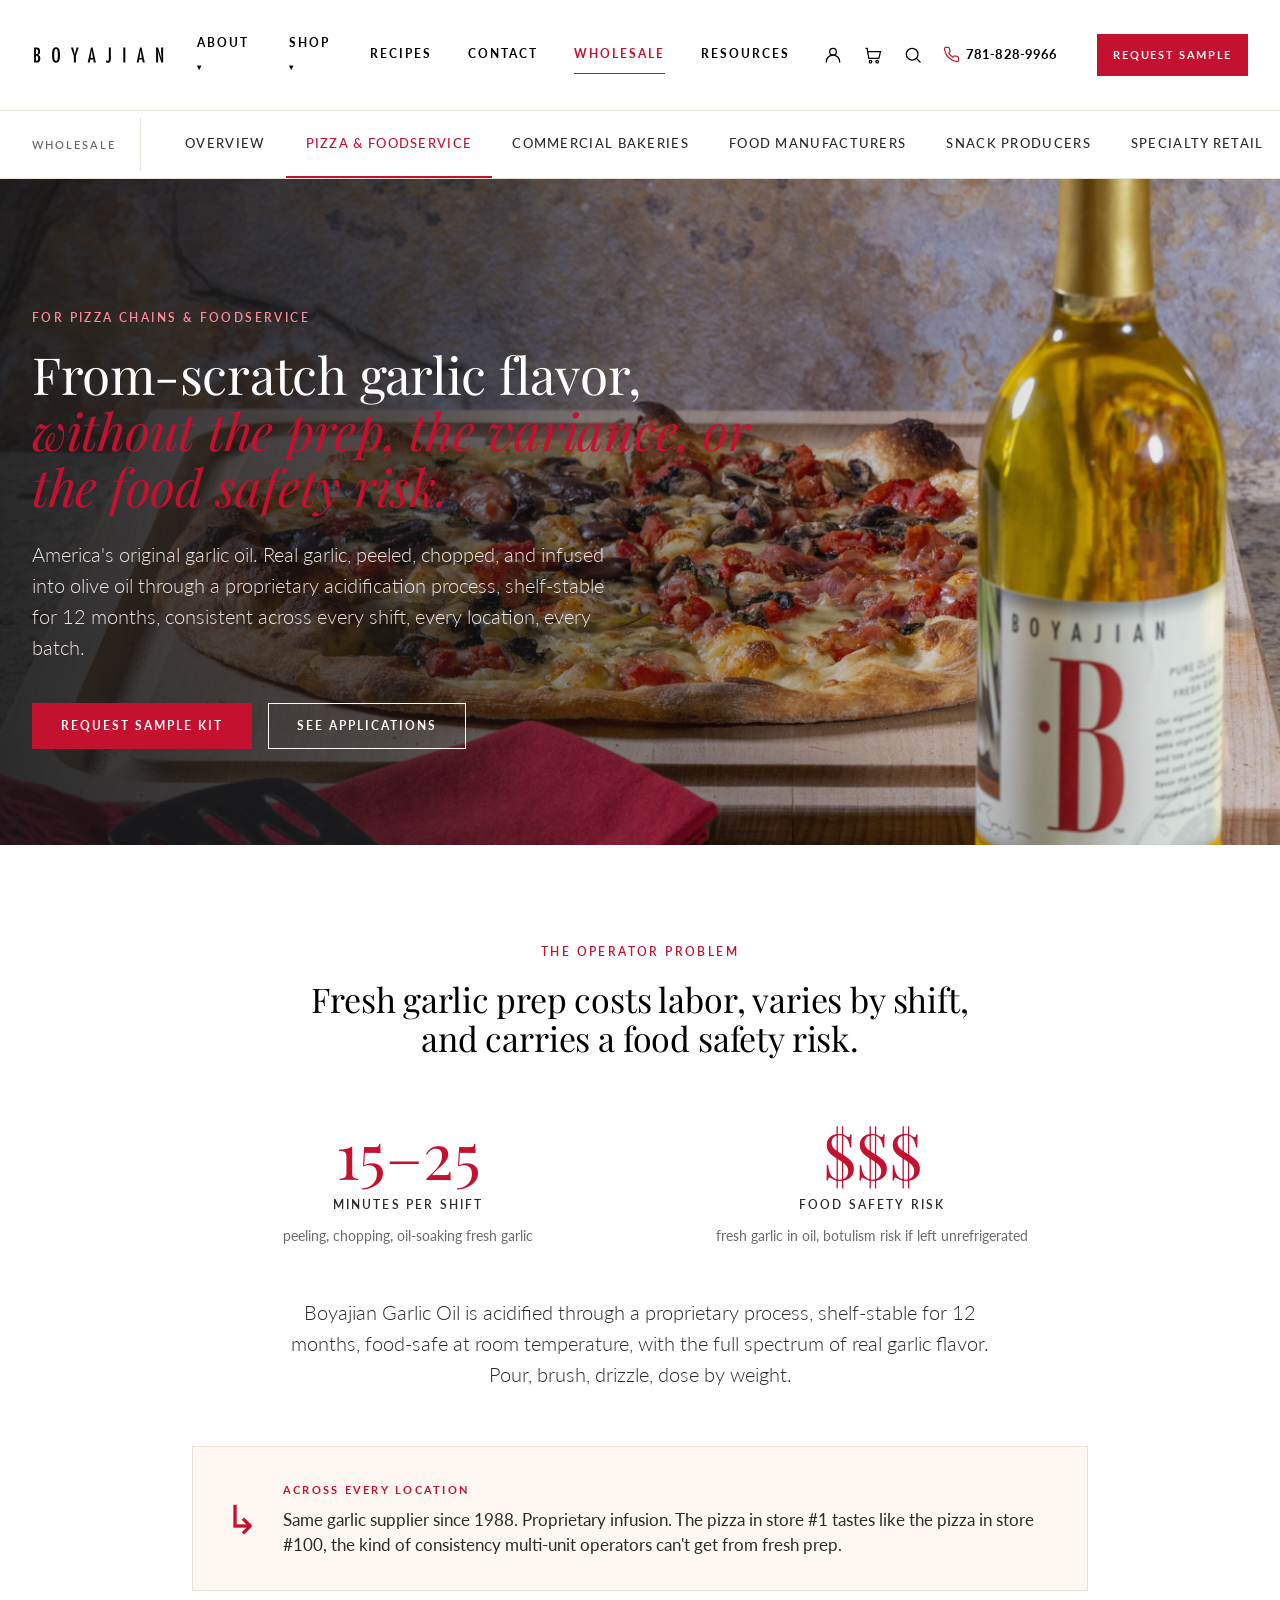
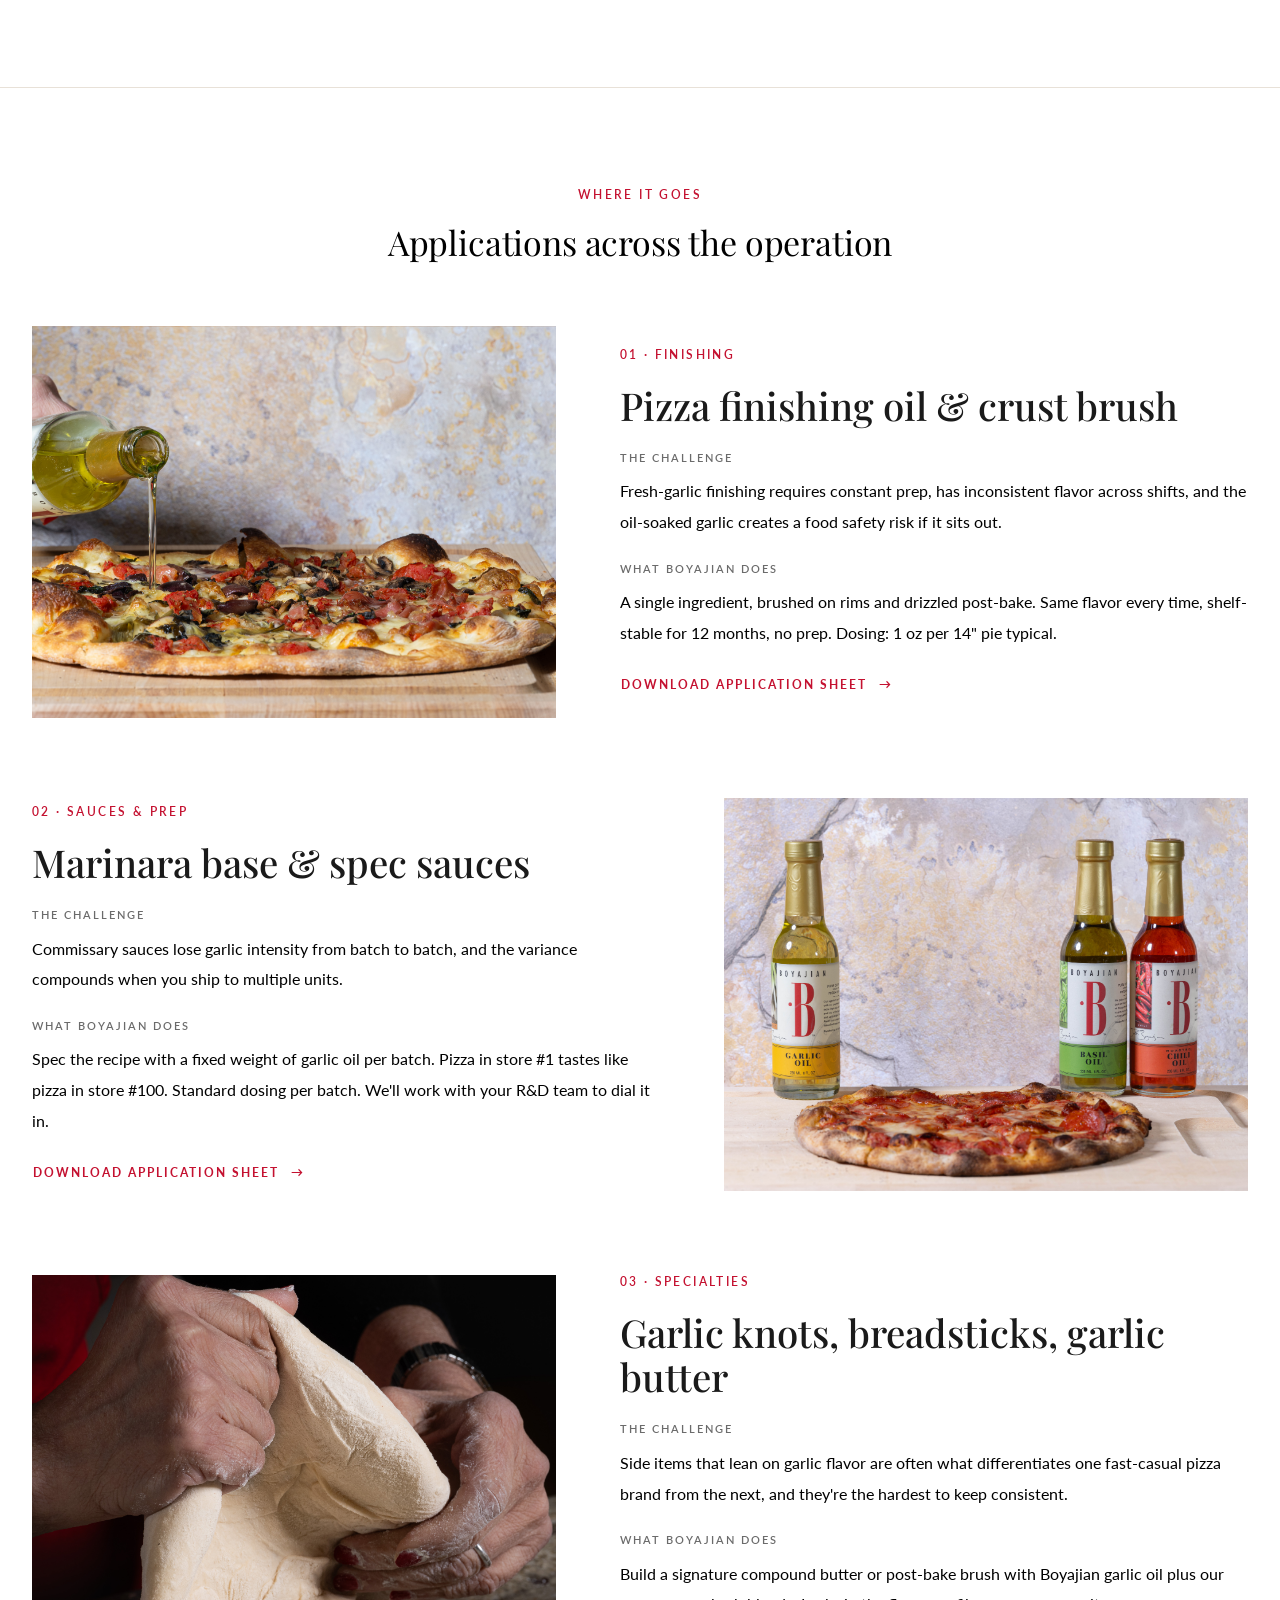
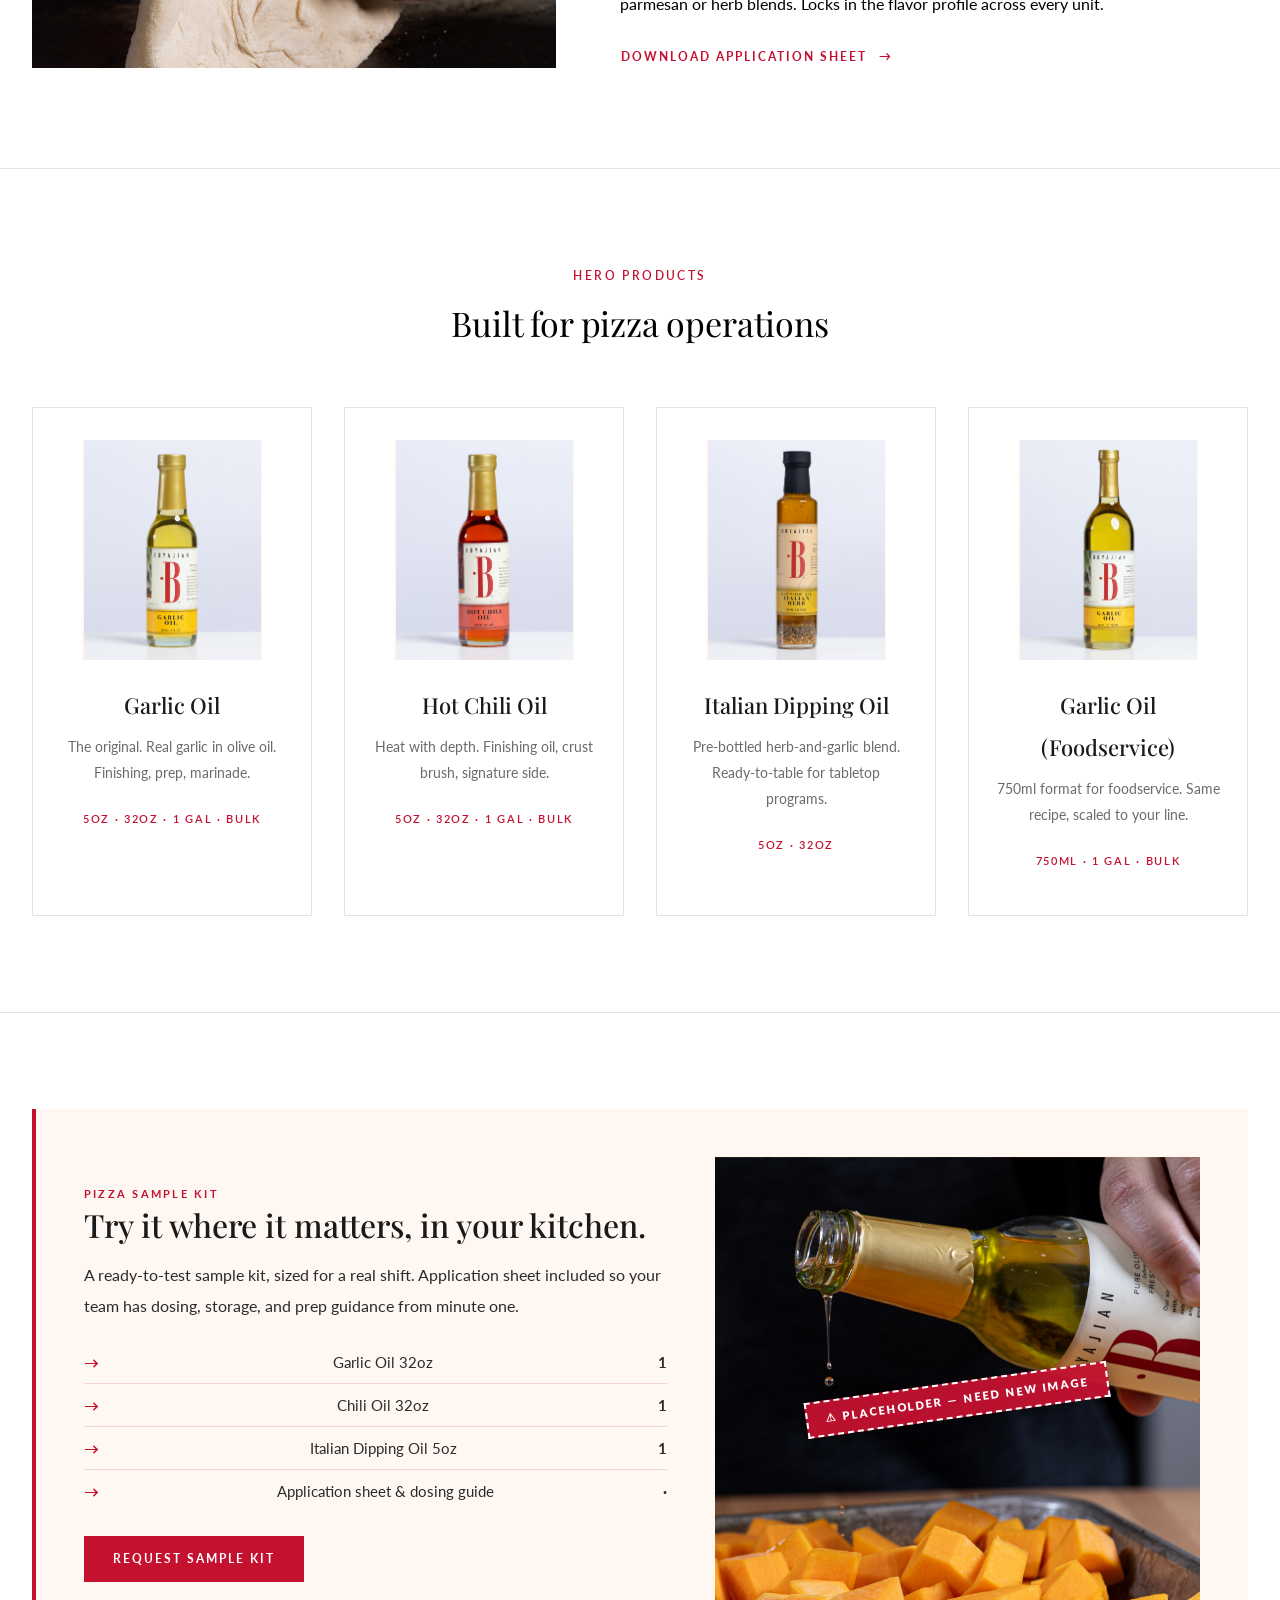
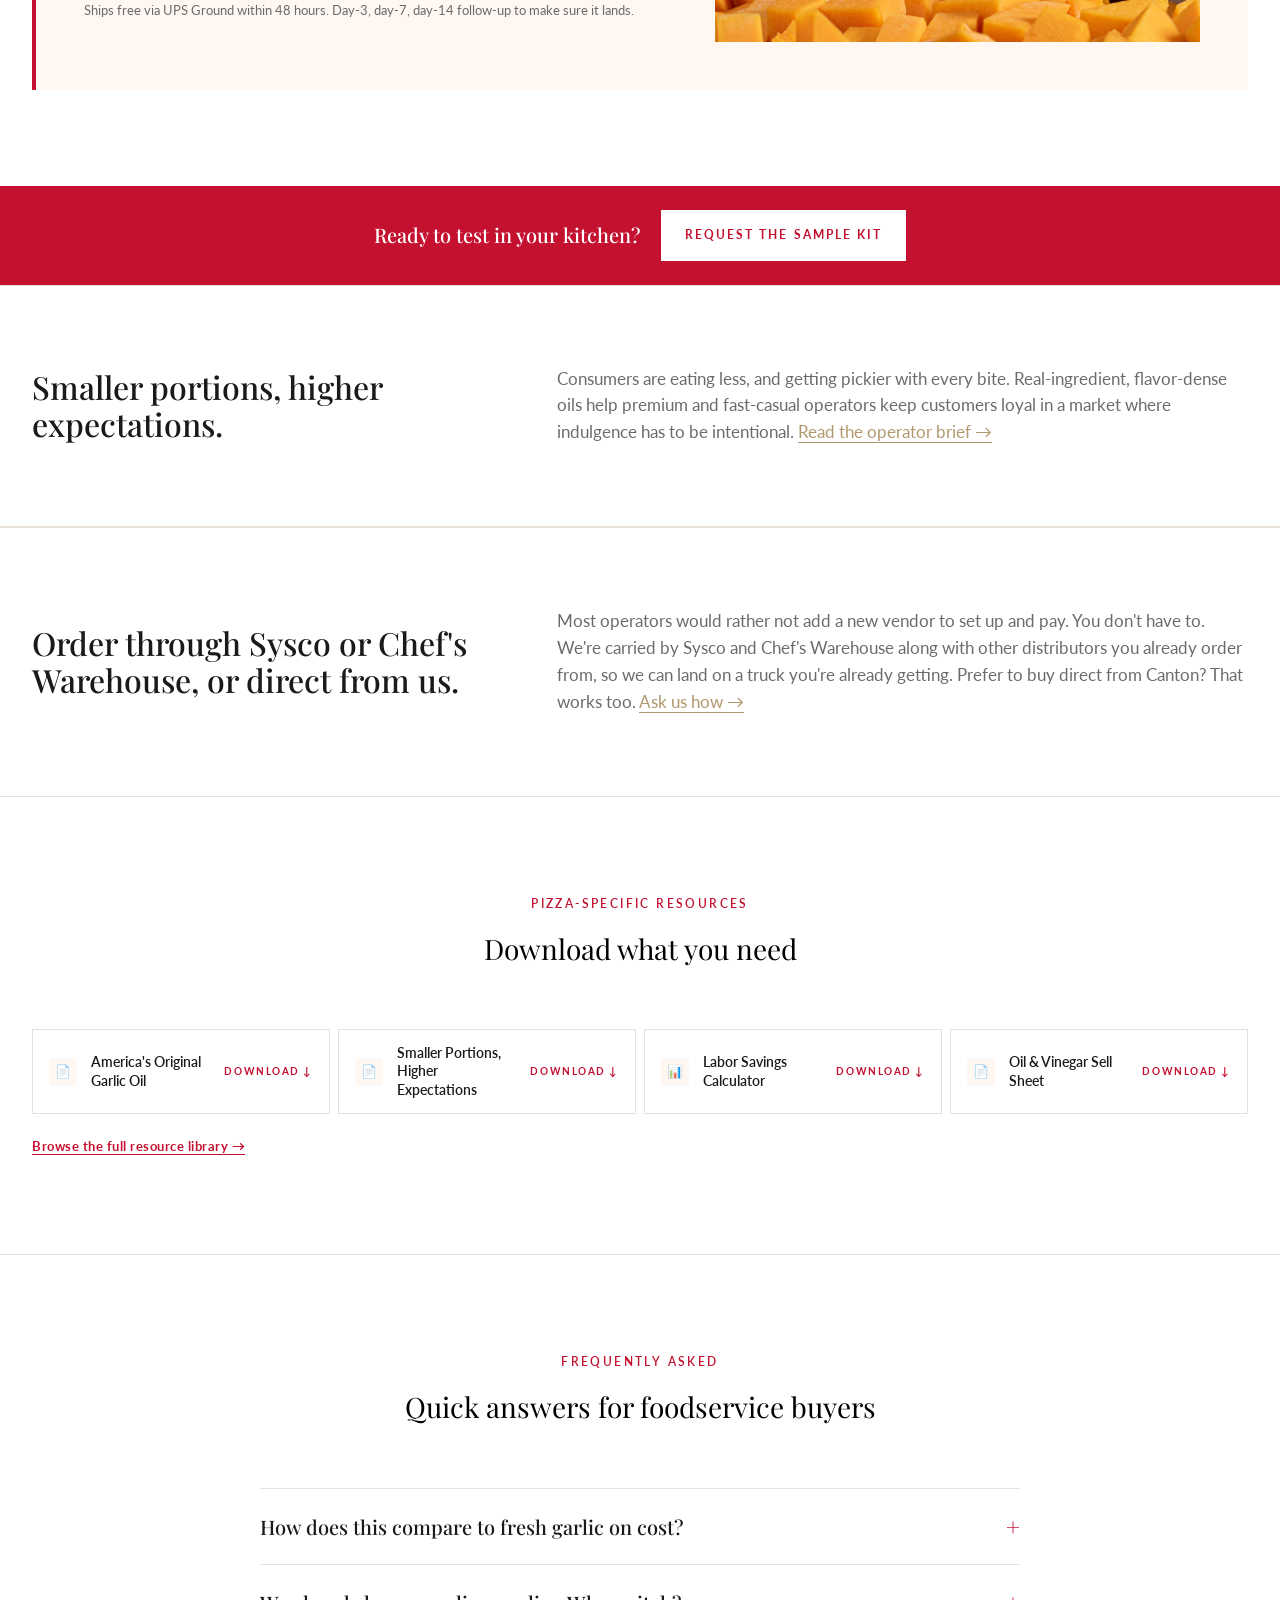
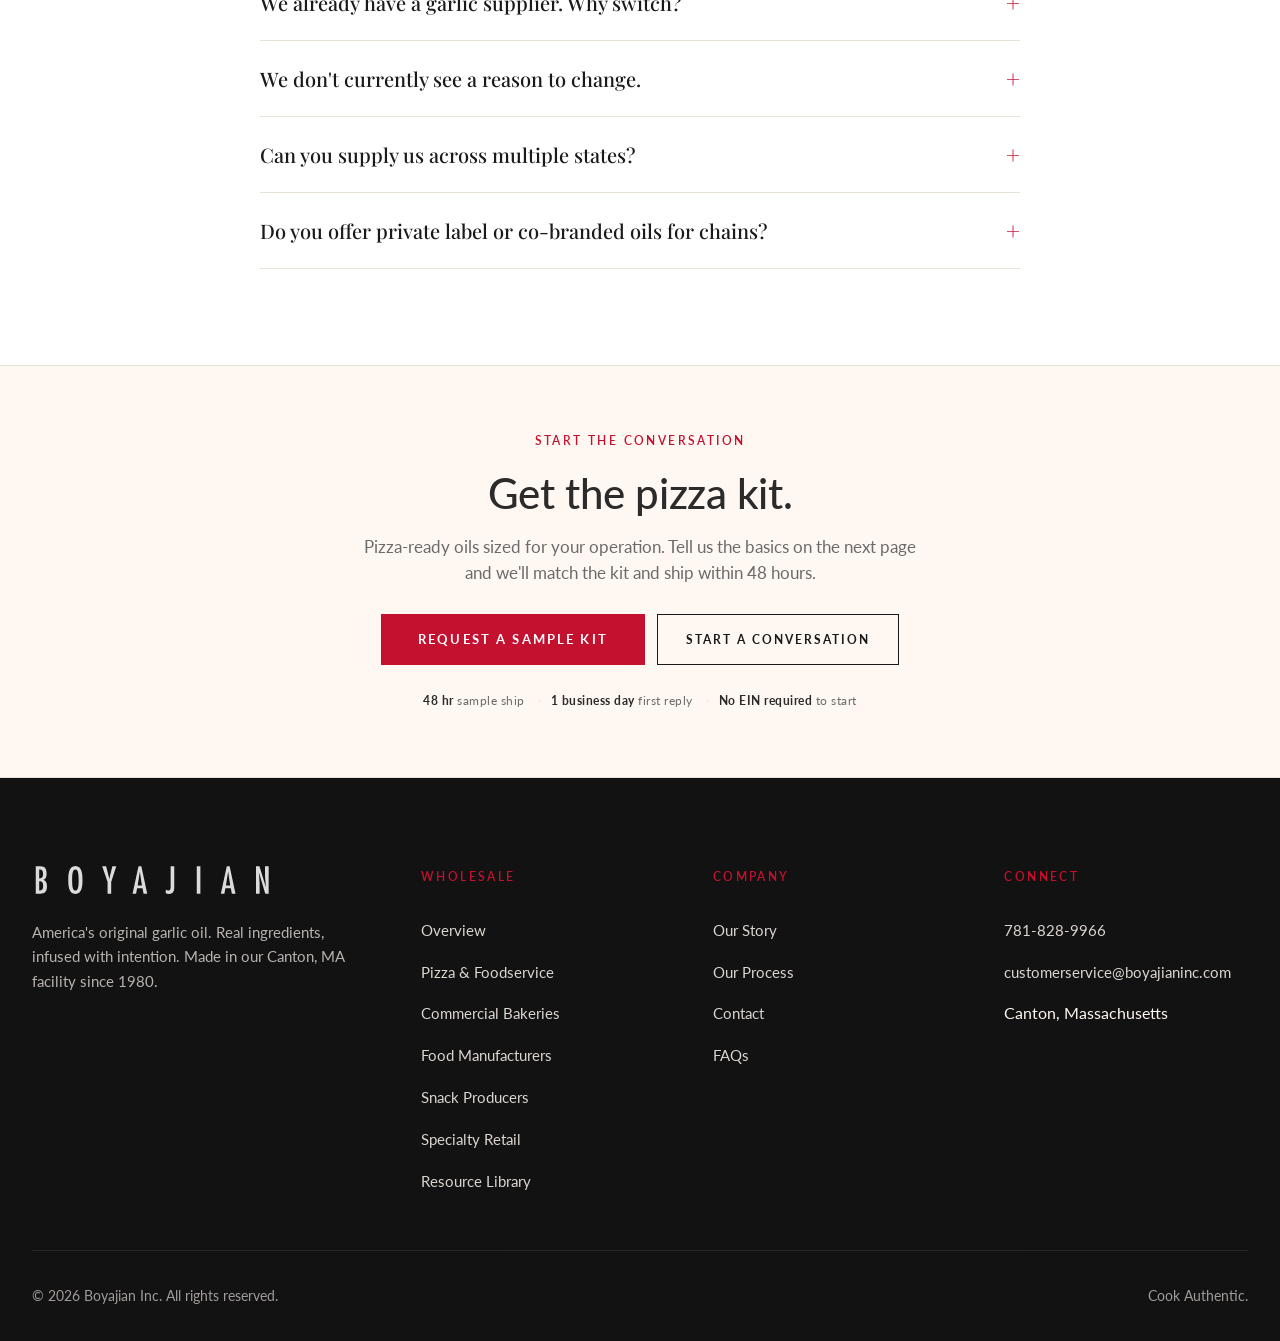
<file: pizza.html>
<!DOCTYPE html>
<html lang="en">
<head>
  <meta charset="UTF-8" />
  <meta name="viewport" content="width=device-width, initial-scale=1.0" />
  <title>For Pizza Chains &amp; Foodservice | Boyajian Wholesale</title>
  <meta name="description" content="Real garlic oil for pizza chains and foodservice. From-scratch garlic flavor without the labor, variance, or food safety risk of fresh prep." />
  <link rel="stylesheet" href="assets/style.css" />
</head>
<body>
<a href="request-sample.html?industry=pizza" class="mobile-cta-bar">Request Sample Kit →</a>

<!-- ============================================================
     SITE HEADER  (WP: replace with theme header.php + wp_nav_menu)
     ============================================================ -->
<header class="site-header">
  <div class="site-header__inner">
    <button class="nav-toggle" data-nav-toggle aria-label="Open menu" aria-expanded="false">
      <span></span><span></span><span></span>
    </button>
    <a href="https://boyajianinc.com" class="site-logo" aria-label="Boyajian — home">
      <img src="assets/images/boyajian-logo.svg" alt="Boyajian" />
    </a>
    <ul class="site-nav" data-site-nav>
      <li class="has-submenu">
        <a href="https://boyajianinc.com/story/">About</a>
        <ul class="submenu">
          <li><a href="https://boyajianinc.com/story/">Our Story</a></li>
          <li><a href="https://boyajianinc.com/process/">Our Process</a></li>
          <li><a href="https://boyajianinc.com/gallery/">Gallery</a></li>
          <li><a href="https://boyajianinc.com/faqs/">FAQs</a></li>
        </ul>
      </li>
      <li class="has-submenu">
        <a href="https://boyajianinc.com/shop/">Shop</a>
        <ul class="submenu">
          <li><a href="https://boyajianinc.com/shop/category/fine-oils/">Fine Oils</a></li>
          <li><a href="https://boyajianinc.com/shop/category/dipping-oils/">Dipping Oils</a></li>
          <li><a href="https://boyajianinc.com/shop/category/baking-essentials/">Baking Essentials</a></li>
          <li><a href="https://boyajianinc.com/shop/category/fine-vinegars/">Fine Vinegars</a></li>
          <li><a href="https://boyajianinc.com/shop/category/herb-spice-blends/">Herb Spice Blends</a></li>
          <li><a href="https://boyajianinc.com/shop/category/new-england-honey/">New England Honey</a></li>
          <li><a href="https://boyajianinc.com/shop/category/kitchen-collection/">Kitchen Collection</a></li>
          <li><a href="https://boyajianinc.com/shop/category/gifts/">Gifts</a></li>
        </ul>
      </li>
      <li><a href="https://boyajianinc.com/recipes/">Recipes</a></li>
      <li><a href="https://boyajianinc.com/contact/">Contact</a></li>
      <li><a href="index.html" class="active">Wholesale</a></li>
      <li><a href="resources.html">Resources</a></li>
    </ul>
    <div class="site-header__icons">
      <a href="https://boyajianinc.com/my-account/" aria-label="Account">
        <svg viewBox="0 0 24 24" width="20" height="20" fill="none" stroke="currentColor" stroke-width="1.5"><circle cx="12" cy="8" r="4"/><path d="M4 21v-1a8 8 0 0 1 16 0v1"/></svg>
      </a>
      <a href="https://boyajianinc.com/cart/" aria-label="Cart">
        <svg viewBox="0 0 24 24" width="20" height="20" fill="none" stroke="currentColor" stroke-width="1.5"><path d="M3 4h2l2 12h12l2-8H6"/><circle cx="9" cy="20" r="1.5"/><circle cx="17" cy="20" r="1.5"/></svg>
      </a>
      <button aria-label="Search" class="header-icon-btn">
        <svg viewBox="0 0 24 24" width="20" height="20" fill="none" stroke="currentColor" stroke-width="1.5"><circle cx="11" cy="11" r="7"/><line x1="16.5" y1="16.5" x2="21" y2="21"/></svg>
      </button>
      <a href="tel:7818289966" class="site-header__phone" aria-label="Call us at 781-828-9966">
        <svg viewBox="0 0 24 24" width="17" height="17" fill="none" stroke="currentColor" stroke-width="1.7"><path d="M22 16.92v3a2 2 0 0 1-2.18 2 19.79 19.79 0 0 1-8.63-3.07 19.5 19.5 0 0 1-6-6 19.79 19.79 0 0 1-3.07-8.67A2 2 0 0 1 4.11 2h3a2 2 0 0 1 2 1.72c.13.96.36 1.9.7 2.81a2 2 0 0 1-.45 2.11L8.09 9.91a16 16 0 0 0 6 6l1.27-1.27a2 2 0 0 1 2.11-.45c.91.34 1.85.57 2.81.7A2 2 0 0 1 22 16.92z"/></svg>
        <span class="site-header__phone-num">781-828-9966</span>
      </a>
    </div>
  <a href="request-sample.html?industry=pizza" class="site-header__cta">Request Sample</a>
  </div>
</header>

<!-- WHOLESALE SUB-NAV -->
<div class="subnav">
  <div class="subnav__inner">
    <div class="subnav__label">Wholesale</div>
    <a href="index.html" class="subnav__link">Overview</a>
    <a href="pizza.html" class="subnav__link active">Pizza &amp; Foodservice</a>
    <a href="bakery.html" class="subnav__link">Commercial Bakeries</a>
    <a href="manufacturers.html" class="subnav__link">Food Manufacturers</a>
    <a href="snack.html" class="subnav__link">Snack Producers</a>
    <a href="specialty-retail.html" class="subnav__link">Specialty Retail</a>
    <a href="index.html#capabilities" class="subnav__link">Capabilities</a>
  </div>
</div>

<!-- HERO -->
<section class="hero hero--segment">
  <div class="hero__image" style="background-image: url('assets/images/pizza-hero.jpg');"></div>
  <div class="hero__overlay"></div>
  <div class="hero__inner">
    <div class="hero__content">
      <span class="eyebrow" style="color:#ff8a9e;">For Pizza Chains &amp; Foodservice</span>
      <h1 class="hero__title">
        From-scratch garlic flavor, <em>without the prep, the variance, or the food safety risk.</em>
      </h1>
      <p class="hero__subtitle">
        America's original garlic oil. Real garlic, peeled, chopped, and infused into olive oil
        through a proprietary acidification process, shelf-stable for 12 months,
        consistent across every shift, every location, every batch.
      </p>
      <div class="btn-group">
        <a href="request-sample.html?industry=pizza" class="btn btn--primary">Request Sample Kit</a>
        <a href="#applications" class="btn btn--outline-light">See Applications</a>
      </div>
    </div>
  </div>
</section>


<!-- Client trust band removed pending logo-use permissions (per 6/4 call). Re-add approved brand logos here once secured. -->

<!-- THE OPERATOR PROBLEM -->
<section class="section">
  <div class="container container--narrow">
    <div class="section-header">
      <span class="eyebrow">The Operator Problem</span>
      <h2 class="display-lg">Fresh garlic prep costs labor, varies by shift, and carries a food safety risk.</h2>
    </div>

    <div class="stats" style="margin-bottom:3rem;">
      <div class="stat">
        <div class="stat__number">15–25</div>
        <div class="stat__label">Minutes per shift</div>
        <div class="stat__sub">peeling, chopping, oil-soaking fresh garlic</div>
      </div>
      <div class="stat">
        <div class="stat__number">$$$</div>
        <div class="stat__label">Food safety risk</div>
        <div class="stat__sub">fresh garlic in oil, botulism risk if left unrefrigerated</div>
      </div>
    </div>

    <p class="lead" style="text-align:center; max-width: 720px; margin:0 auto;">
      Boyajian Garlic Oil is acidified through a proprietary process, shelf-stable for 12 months,
      food-safe at room temperature, with the full spectrum of real garlic flavor.
      Pour, brush, drizzle, dose by weight.
    </p>

    <!-- Multi-location consistency callout — Sec 4 #2 differentiator for pizza segment -->
    <div style="margin-top:3.5rem; padding:2rem; border:1px solid var(--b-border); background:var(--b-cream); display:grid; grid-template-columns:auto 1fr; gap:1.5rem; align-items:center;">
      <div style="font-family:var(--font-display); font-size:2.5rem; color:var(--b-red); line-height:1;">↳</div>
      <div>
        <strong style="display:block; font-size:0.7rem; letter-spacing:0.2em; text-transform:uppercase; color:var(--b-red); font-weight:700; margin-bottom:0.4rem;">Across every location</strong>
        <p style="margin:0; font-size:1.05rem; line-height:1.5; color:var(--b-charcoal);">Same garlic supplier since 1988. Proprietary infusion. The pizza in store #1 tastes like the pizza in store #100, the kind of consistency multi-unit operators can't get from fresh prep.</p>
      </div>
    </div>
  </div>
</section>

<!-- APPLICATIONS -->
<section class="section section--paper" id="applications">
  <div class="container">
    <div class="section-header">
      <span class="eyebrow">Where it Goes</span>
      <h2 class="display-lg">Applications across the operation</h2>
    </div>

    <!-- Application 1 -->
    <div class="application" style="margin-bottom: 5rem;">
      <div class="application__media" style="background-image: url('assets/images/pizza-app-1.jpg');"></div>
      <div>
        <span class="eyebrow">01 · Finishing</span>
        <h3 class="application__title">Pizza finishing oil &amp; crust brush</h3>
        <div class="application__problem">
          <strong>The challenge</strong>
          <p>Fresh-garlic finishing requires constant prep, has inconsistent flavor across shifts,
          and the oil-soaked garlic creates a food safety risk if it sits out.</p>
        </div>
        <div class="application__solution">
          <strong>What Boyajian does</strong>
          <p>A single ingredient, brushed on rims and drizzled post-bake. Same flavor every time,
          shelf-stable for 12 months, no prep. Dosing: 1 oz per 14&quot; pie typical.</p>
        </div>
        <a href="#" class="btn btn--ghost">Download application sheet</a>
      </div>
    </div>

    <!-- Application 2 -->
    <div class="application application--reverse" style="margin-bottom: 5rem;">
      <div>
        <span class="eyebrow">02 · Sauces &amp; Prep</span>
        <h3 class="application__title">Marinara base &amp; spec sauces</h3>
        <div class="application__problem">
          <strong>The challenge</strong>
          <p>Commissary sauces lose garlic intensity from batch to batch, and the variance
          compounds when you ship to multiple units.</p>
        </div>
        <div class="application__solution">
          <strong>What Boyajian does</strong>
          <p>Spec the recipe with a fixed weight of garlic oil per batch. Pizza in store #1
          tastes like pizza in store #100. Standard dosing per batch. We'll work with your
          R&amp;D team to dial it in.</p>
        </div>
        <a href="#" class="btn btn--ghost">Download application sheet</a>
      </div>
      <div class="application__media" style="background-image: url('assets/images/pizza-app-2.jpg');"></div>
    </div>

    <!-- Application 3 -->
    <div class="application">
      <div class="application__media" style="background-image: url('assets/images/pizza-app-3.jpg');"></div>
      <div>
        <span class="eyebrow">03 · Specialties</span>
        <h3 class="application__title">Garlic knots, breadsticks, garlic butter</h3>
        <div class="application__problem">
          <strong>The challenge</strong>
          <p>Side items that lean on garlic flavor are often what differentiates one fast-casual
          pizza brand from the next, and they're the hardest to keep consistent.</p>
        </div>
        <div class="application__solution">
          <strong>What Boyajian does</strong>
          <p>Build a signature compound butter or post-bake brush with Boyajian garlic oil
          plus our parmesan or herb blends. Locks in the flavor profile across every unit.</p>
        </div>
        <a href="#" class="btn btn--ghost">Download application sheet</a>
      </div>
    </div>
  </div>
</section>

<!-- HERO PRODUCTS FOR PIZZA -->
<section class="section">
  <div class="container">
    <div class="section-header">
      <span class="eyebrow">Hero Products</span>
      <h2 class="display-lg">Built for pizza operations</h2>
    </div>
    <div class="products-grid">
      <div class="product-card">
        <div class="product-card__photo" style="background-image: url('assets/images/product-garlic-oil.jpg');"></div>
        <h3 class="product-card__name">Garlic Oil</h3>
        <p class="product-card__use">The original. Real garlic in olive oil. Finishing, prep, marinade.</p>
        <span class="product-card__sizes">5oz · 32oz · 1 Gal · Bulk</span>
      </div>
      <div class="product-card">
        <div class="product-card__photo" style="background-image: url('assets/images/product-hot-chili.jpg');"></div>
        <h3 class="product-card__name">Hot Chili Oil</h3>
        <p class="product-card__use">Heat with depth. Finishing oil, crust brush, signature side.</p>
        <span class="product-card__sizes">5oz · 32oz · 1 Gal · Bulk</span>
      </div>
      <div class="product-card">
        <div class="product-card__photo" style="background-image: url('assets/images/product-italian-dipping.jpg');"></div>
        <h3 class="product-card__name">Italian Dipping Oil</h3>
        <p class="product-card__use">Pre-bottled herb-and-garlic blend. Ready-to-table for tabletop programs.</p>
        <span class="product-card__sizes">5oz · 32oz</span>
      </div>
      <div class="product-card">
        <div class="product-card__photo" style="background-image: url('assets/images/product-garlic-750.jpg');"></div>
        <h3 class="product-card__name">Garlic Oil (Foodservice)</h3>
        <p class="product-card__use">750ml format for foodservice. Same recipe, scaled to your line.</p>
        <span class="product-card__sizes">750mL · 1 Gal · Bulk</span>
      </div>
    </div>
  </div>
</section>

<!-- SAMPLE KIT -->
<section class="section section--paper">
  <div class="container">
    <div class="sample-kit">
      <div>
        <span class="sample-kit__label">Pizza Sample Kit</span>
        <h2 class="sample-kit__title">Try it where it matters, in your kitchen.</h2>
        <p style="color:var(--b-charcoal); margin-bottom:1.25rem;">
          A ready-to-test sample kit, sized for a real shift. Application sheet included so your
          team has dosing, storage, and prep guidance from minute one.
        </p>
        <ul class="sample-kit__contents">
          <li><span>Garlic Oil 32oz</span><strong>1</strong></li>
          <li><span>Chili Oil 32oz</span><strong>1</strong></li>
          <li><span>Italian Dipping Oil 5oz</span><strong>1</strong></li>
          <li><span>Application sheet &amp; dosing guide</span><strong>·</strong></li>
        </ul>
        <a href="request-sample.html?industry=pizza" class="btn btn--primary">Request Sample Kit</a>
        <p style="font-size:0.8rem; color:var(--b-gray); margin-top:1rem;">
          Ships free via UPS Ground within 48 hours. Day-3, day-7, day-14 follow-up to make sure it lands.
        </p>
      </div>
      <div class="sample-kit__visual" style="background-image: url('assets/images/pizza-sample-kit.jpg'); background-size: cover; background-position: center;"><span class="image-placeholder">Placeholder &mdash; need new image</span></div>
    </div>
  </div>
</section>

<!-- Inline CTA strip — interest spike to action distance = zero -->
<div class="inline-cta"><span>Ready to test in your kitchen?</span><a href="request-sample.html?industry=pizza">Request the Sample Kit</a></div>


<!-- FLAVOR DENSITY -->
<section class="trend-banner">
  <div class="container">
    <div class="trend-banner__inner">
      <h3>Smaller portions, higher expectations.</h3>
      <p>
        Consumers are eating less, and getting pickier with every bite.
        Real-ingredient, flavor-dense oils help premium and fast-casual operators
        keep customers loyal in a market where indulgence has to be intentional.
        <a href="#resources">Read the operator brief →</a>
      </p>
    </div>
  </div>
</section>

<!-- DISTRIBUTION BANNER -->
<section class="trend-banner">
  <div class="container">
    <div class="trend-banner__inner">
      <h3>Order through Sysco or Chef's Warehouse, or direct from us.</h3>
      <p>
        Most operators would rather not add a new vendor to set up and pay. You don't have to.
        We're carried by Sysco and Chef's Warehouse along with other distributors you already
        order from, so we can land on a truck you're already getting. Prefer to buy direct from
        Canton? That works too. <a href="#intake">Ask us how →</a>
      </p>
    </div>
  </div>
</section>

<!-- RESOURCES -->
<section class="section" id="resources">
  <div class="container">
    <div class="section-header">
      <span class="eyebrow">Pizza-specific resources</span>
      <h2 class="display-md">Download what you need</h2>
    </div>
    <div class="resources-grid">
      <a href="https://drive.google.com/file/d/1i54BdnPnC5pTfKCjG6Ldn0FnX1EpmMQm/view" target="_blank" rel="noopener" class="resource-card">
        <div class="resource-card__icon">📄</div>
        <span class="resource-card__type">Flagship Sell Sheet · PDF</span>
        <h3 class="resource-card__title">America's Original Garlic Oil</h3>
        <p class="resource-card__desc">The garlic oil story, top to bottom. Process, applications, finishing, prep.</p>
        <span class="resource-card__cta">Download</span>
      </a>
      <a href="#" class="resource-card">
        <div class="resource-card__icon">📄</div>
        <span class="resource-card__type">Operator Brief · PDF</span>
        <h3 class="resource-card__title">Smaller Portions, Higher Expectations</h3>
        <p class="resource-card__desc">A menu-strategy one-pager on per-cover economics, flavor density, and how modern consumers are reshaping foodservice ordering.</p>
        <span class="resource-card__cta">Download</span>
      </a>
      <a href="#" class="resource-card">
        <div class="resource-card__icon">📊</div>
        <span class="resource-card__type">Calculator · PDF</span>
        <h3 class="resource-card__title">Labor Savings Calculator</h3>
        <p class="resource-card__desc">Fresh garlic prep cost vs. Boyajian garlic oil, per location, per shift, per year.</p>
        <span class="resource-card__cta">Download</span>
      </a>
      <a href="https://drive.google.com/file/d/15O0456ZonjD7af_nHd_U27qS8TFKc0uH/view" target="_blank" rel="noopener" class="resource-card">
        <div class="resource-card__icon">📄</div>
        <span class="resource-card__type">Product Line · PDF</span>
        <h3 class="resource-card__title">Oil &amp; Vinegar Sell Sheet</h3>
        <p class="resource-card__desc">Full oil and vinegar portfolio. SKUs, sizes, foodservice formats.</p>
        <span class="resource-card__cta">Download</span>
      </a>
    </div>
    <p class="resource-module__more"><a href="resources.html">Browse the full resource library &rarr;</a></p>
  </div>
</section>

<!-- FAQ — industry-specific, includes objection handling per Sec 4 -->
<section class="section">
  <div class="container">
    <div class="section-header">
      <span class="eyebrow">Frequently Asked</span>
      <h2 class="display-md">Quick answers for foodservice buyers</h2>
    </div>
    <div class="faq-list">
      <div class="faq-item">
        <button class="faq-question">How does this compare to fresh garlic on cost?</button>
        <div class="faq-answer">
          <p>Per oz of finished garlic flavor, fresh garlic looks cheaper on a spec sheet. Once you load in labor (15&ndash;25 minutes per shift), waste (peel, brown, oil-soaked food safety pulls), and inconsistency across locations, Boyajian Garlic Oil typically lands at lower delivered cost, especially at 3+ units. Download the labor savings calculator above to model your operation.</p>
        </div>
      </div>
      <div class="faq-item">
        <button class="faq-question">We already have a garlic supplier. Why switch?</button>
        <div class="faq-answer">
          <p>Most of our pizza customers were already using something: fresh prep, jarred, or another infused oil. The reason they switched is real-garlic flavor that holds up under heat without the inconsistency. We're happy to send a sample kit so your culinary team can taste-test against your current spec, no obligation.</p>
        </div>
      </div>
      <div class="faq-item">
        <button class="faq-question">We don't currently see a reason to change.</button>
        <div class="faq-answer">
          <p>Fair. We don't recommend a full changeover without a tested reason. Most operators start with a single application (finishing oil on signature pies, a garlic knot program, or one new LTO) and decide from there based on what the kitchen and the P&amp;L tell them.</p>
        </div>
      </div>
      <div class="faq-item">
        <button class="faq-question">Can you supply us across multiple states?</button>
        <div class="faq-answer">
          <p>Yes. We ship from our 30,000 sq ft Canton, MA facility nationwide. For multi-unit operations we set up regular standing orders and can coordinate with your distributors (including Sysco and other national broadlines) where helpful.</p>
        </div>
      </div>
      <div class="faq-item">
        <button class="faq-question">Do you offer private label or co-branded oils for chains?</button>
        <div class="faq-answer">
          <p>Yes. Many of the regional and fast-casual chains we work with use a custom blend or co-branded bottle. Submit a custom inquiry above and a senior team member will follow up to scope.</p>
        </div>
      </div>
    </div>
  </div>
</section>

<!-- ============================================================
     LEAD-GEN CTA  (replaces inline form — links to dedicated page)
     ============================================================ -->
<section class="lead-gen-cta" id="intake">
  <div class="lead-gen-cta__inner">
    <span class="eyebrow">Start the Conversation</span>
    <h2>Get the pizza kit.</h2>
    <p>Pizza-ready oils sized for your operation. Tell us the basics on the next page and we'll match the kit and ship within 48 hours.</p>
    <div class="lead-gen-cta__btns">
      <a href="request-sample.html?industry=pizza" class="btn btn--primary btn--lg">Request a Sample Kit</a>
      <a href="request-sample.html?industry=pizza&amp;contact=conversation" class="btn btn--outline">Start a Conversation</a>
    </div>
    <div class="lead-gen-cta__meta">
      <span><strong>48 hr</strong> sample ship</span>
      <span><strong>1 business day</strong> first reply</span>
      <span><strong>No EIN required</strong> to start</span>
    </div>
  </div>
</section>


<!-- ============================================================
     FOOTER  (WP: replace with theme footer.php)
     ============================================================ -->
<footer class="site-footer">
  <div class="container">
    <div class="site-footer__cols">
      <div class="site-footer__brand">
        <a href="https://boyajianinc.com" class="site-logo" style="color:white;">
          <img src="assets/images/boyajian-logo.svg" alt="Boyajian" style="filter: invert(1) brightness(2);" />
        </a>
        <p>America's original garlic oil. Real ingredients, infused with intention. Made in our Canton, MA facility since 1980.</p>
      </div>
      <div>
        <h4>Wholesale</h4>
        <ul>
          <li><a href="index.html">Overview</a></li>
          <li><a href="pizza.html">Pizza &amp; Foodservice</a></li>
          <li><a href="bakery.html">Commercial Bakeries</a></li>
          <li><a href="manufacturers.html">Food Manufacturers</a></li>
          <li><a href="snack.html">Snack Producers</a></li>
          <li><a href="specialty-retail.html">Specialty Retail</a></li>
          <li><a href="resources.html">Resource Library</a></li>
        </ul>
      </div>
      <div>
        <h4>Company</h4>
        <ul>
          <li><a href="https://boyajianinc.com/story/">Our Story</a></li>
          <li><a href="https://boyajianinc.com/process/">Our Process</a></li>
          <li><a href="https://boyajianinc.com/contact/">Contact</a></li>
          <li><a href="https://boyajianinc.com/faqs/">FAQs</a></li>
        </ul>
      </div>
      <div>
        <h4>Connect</h4>
        <ul>
          <li><a href="tel:7818289966">781-828-9966</a></li>
          <li><a href="mailto:customerservice@boyajianinc.com">customerservice@boyajianinc.com</a></li>
          <li>Canton, Massachusetts</li>
        </ul>
      </div>
    </div>
    <div class="site-footer__bottom">
      <span>© 2026 Boyajian Inc. All rights reserved.</span>
      <span>Cook Authentic.</span>
  </div>
  </div>
</footer>

<script src="assets/main.js"></script>
</body>
</html>
</file>
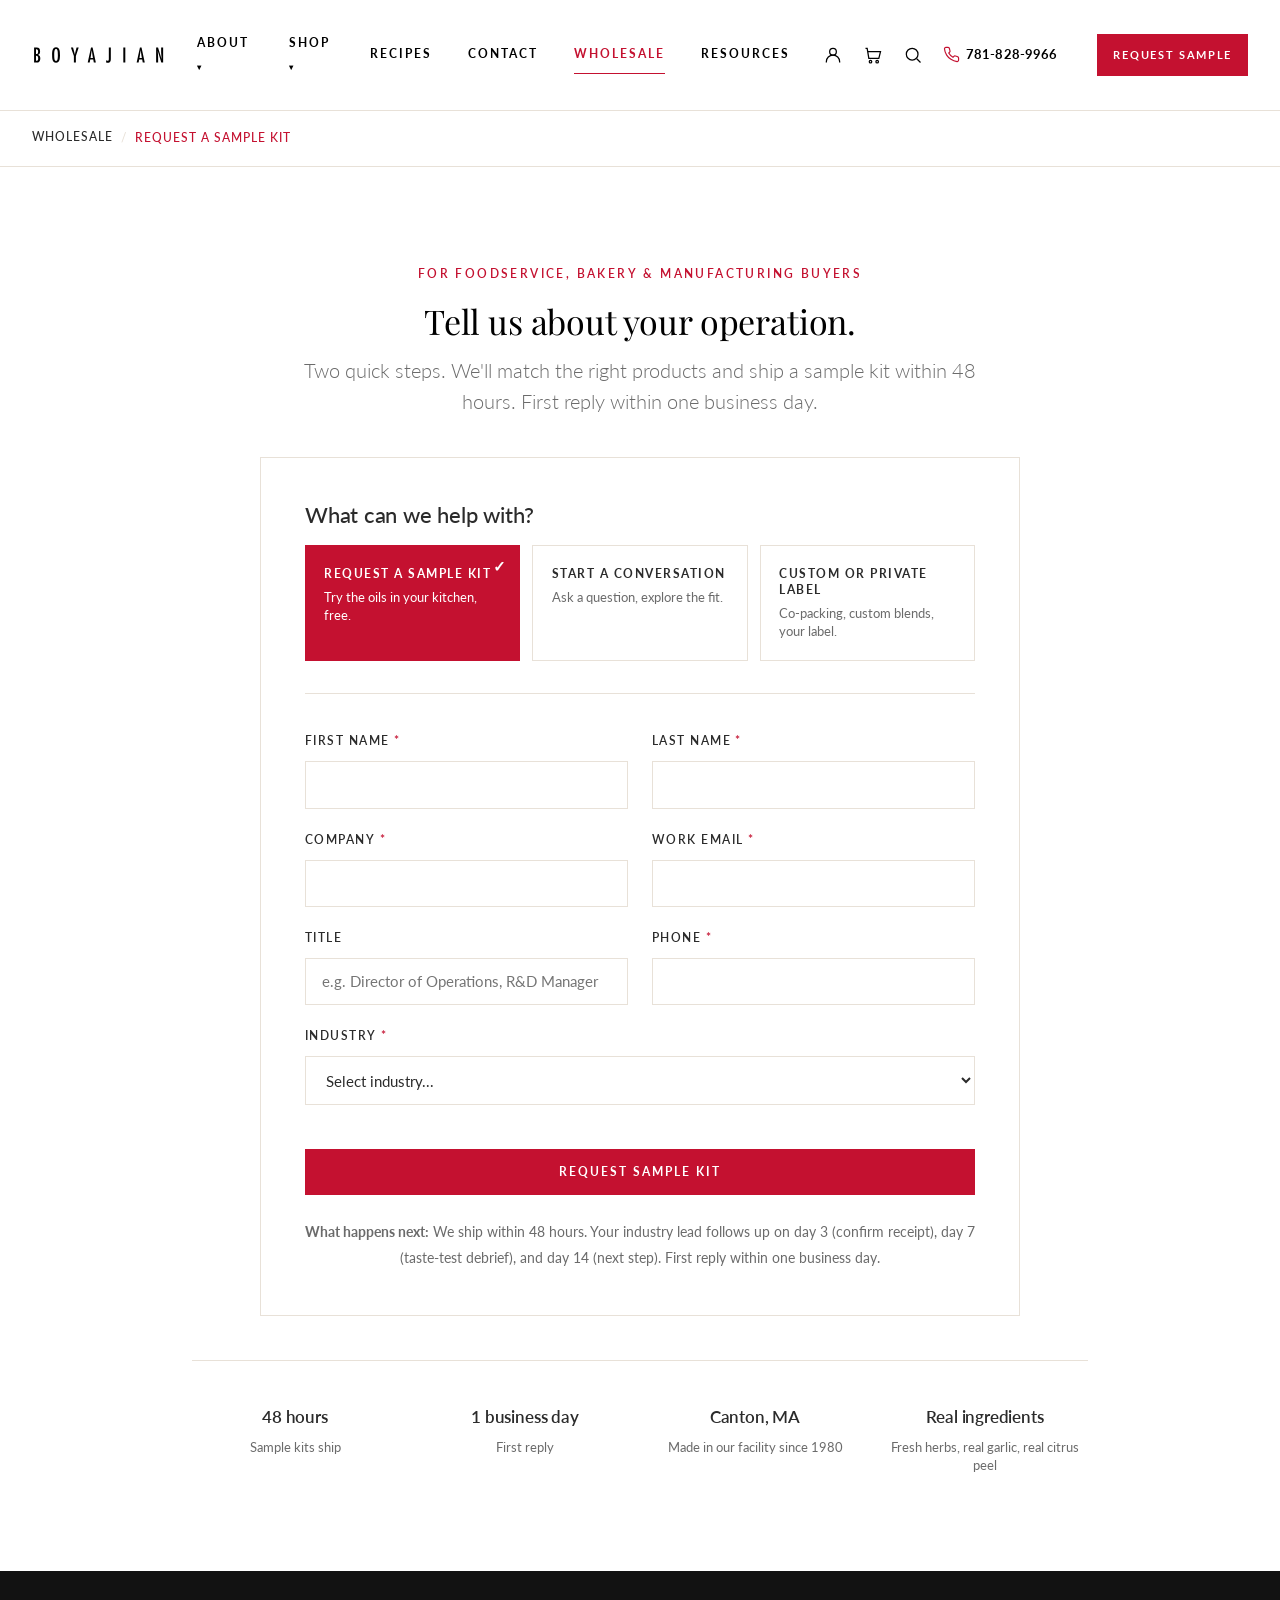
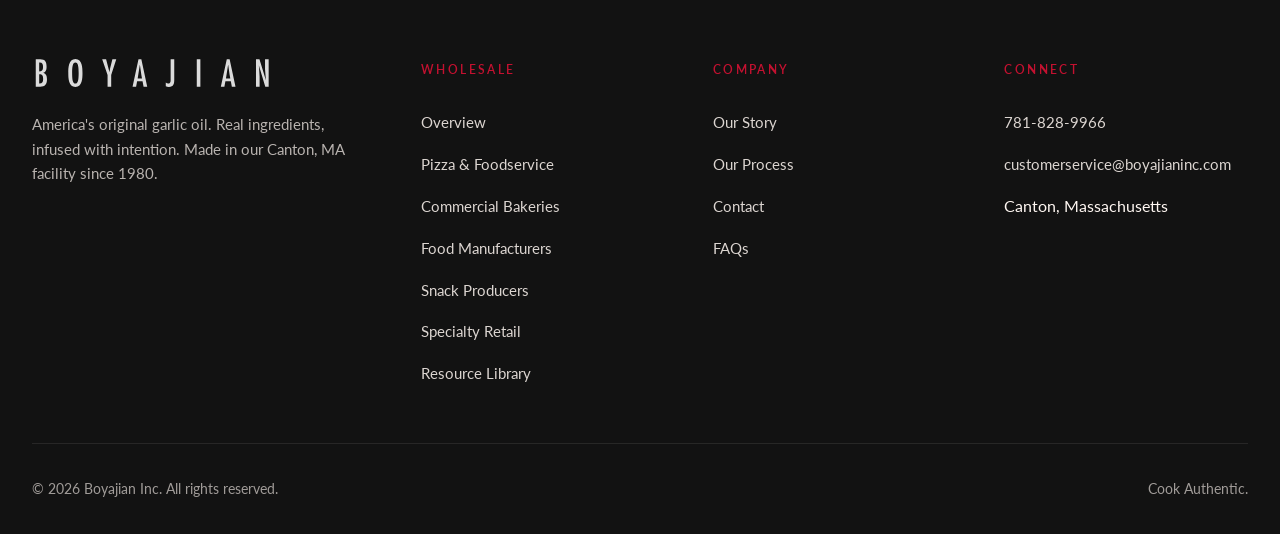
<file: request-sample.html>
<!DOCTYPE html>
<html lang="en">
<head>
  <meta charset="UTF-8" />
  <meta name="viewport" content="width=device-width, initial-scale=1.0" />
  <title>Request a Sample Kit | Boyajian Wholesale</title>
  <meta name="description" content="Get a free sample kit from Boyajian. Tell us about your operation and we'll match the right oils. Sample kits ship within 48 hours, response within one business day." />
  <link rel="stylesheet" href="assets/style.css" />
</head>
<body class="page--lead-gen">
<a href="#intake" class="mobile-cta-bar">Jump to form ↓</a>

<!-- ============================================================
     SITE HEADER
     ============================================================ -->
<header class="site-header">
  <div class="site-header__inner">
    <button class="nav-toggle" data-nav-toggle aria-label="Open menu" aria-expanded="false">
      <span></span><span></span><span></span>
    </button>
    <a href="https://boyajianinc.com" class="site-logo" aria-label="Boyajian — home">
      <img src="assets/images/boyajian-logo.svg" alt="Boyajian" />
    </a>
    <ul class="site-nav" data-site-nav>
      <li class="has-submenu">
        <a href="https://boyajianinc.com/story/">About</a>
        <ul class="submenu">
          <li><a href="https://boyajianinc.com/story/">Our Story</a></li>
          <li><a href="https://boyajianinc.com/process/">Our Process</a></li>
          <li><a href="https://boyajianinc.com/gallery/">Gallery</a></li>
          <li><a href="https://boyajianinc.com/faqs/">FAQs</a></li>
        </ul>
      </li>
      <li class="has-submenu">
        <a href="https://boyajianinc.com/shop/">Shop</a>
        <ul class="submenu">
          <li><a href="https://boyajianinc.com/shop/category/fine-oils/">Fine Oils</a></li>
          <li><a href="https://boyajianinc.com/shop/category/dipping-oils/">Dipping Oils</a></li>
          <li><a href="https://boyajianinc.com/shop/category/baking-essentials/">Baking Essentials</a></li>
          <li><a href="https://boyajianinc.com/shop/category/fine-vinegars/">Fine Vinegars</a></li>
          <li><a href="https://boyajianinc.com/shop/category/herb-spice-blends/">Herb Spice Blends</a></li>
          <li><a href="https://boyajianinc.com/shop/category/new-england-honey/">New England Honey</a></li>
          <li><a href="https://boyajianinc.com/shop/category/kitchen-collection/">Kitchen Collection</a></li>
          <li><a href="https://boyajianinc.com/shop/category/gifts/">Gifts</a></li>
        </ul>
      </li>
      <li><a href="https://boyajianinc.com/recipes/">Recipes</a></li>
      <li><a href="https://boyajianinc.com/contact/">Contact</a></li>
      <li><a href="index.html" class="active">Wholesale</a></li>
      <li><a href="resources.html">Resources</a></li>
    </ul>
    <div class="site-header__icons">
      <a href="https://boyajianinc.com/my-account/" aria-label="Account">
        <svg viewBox="0 0 24 24" width="20" height="20" fill="none" stroke="currentColor" stroke-width="1.5"><circle cx="12" cy="8" r="4"/><path d="M4 21v-1a8 8 0 0 1 16 0v1"/></svg>
      </a>
      <a href="https://boyajianinc.com/cart/" aria-label="Cart">
        <svg viewBox="0 0 24 24" width="20" height="20" fill="none" stroke="currentColor" stroke-width="1.5"><path d="M3 4h2l2 12h12l2-8H6"/><circle cx="9" cy="20" r="1.5"/><circle cx="17" cy="20" r="1.5"/></svg>
      </a>
      <button aria-label="Search" class="header-icon-btn">
        <svg viewBox="0 0 24 24" width="20" height="20" fill="none" stroke="currentColor" stroke-width="1.5"><circle cx="11" cy="11" r="7"/><line x1="16.5" y1="16.5" x2="21" y2="21"/></svg>
      </button>
      <a href="tel:7818289966" class="site-header__phone" aria-label="Call us at 781-828-9966">
        <svg viewBox="0 0 24 24" width="17" height="17" fill="none" stroke="currentColor" stroke-width="1.7"><path d="M22 16.92v3a2 2 0 0 1-2.18 2 19.79 19.79 0 0 1-8.63-3.07 19.5 19.5 0 0 1-6-6 19.79 19.79 0 0 1-3.07-8.67A2 2 0 0 1 4.11 2h3a2 2 0 0 1 2 1.72c.13.96.36 1.9.7 2.81a2 2 0 0 1-.45 2.11L8.09 9.91a16 16 0 0 0 6 6l1.27-1.27a2 2 0 0 1 2.11-.45c.91.34 1.85.57 2.81.7A2 2 0 0 1 22 16.92z"/></svg>
        <span class="site-header__phone-num">781-828-9966</span>
      </a>
    </div>
  <a href="#intake" class="site-header__cta">Request Sample</a>
  </div>
</header>

<!-- ============================================================
     BREADCRUMB (replaces subnav on lead-gen page — focus mode)
     ============================================================ -->
<nav class="lg-breadcrumb" aria-label="Breadcrumb">
  <div class="lg-breadcrumb__inner">
    <a href="index.html">Wholesale</a>
    <span class="lg-breadcrumb__sep">/</span>
    <span class="lg-breadcrumb__current" data-breadcrumb-current>Request a Sample Kit</span>
  </div>
</nav>

<!-- ============================================================
     LEAD-GEN FORM
     ============================================================ -->
<section class="section section--paper lead-gen" id="intake">
  <div class="container container--narrow">
    <div class="lead-gen__head">
      <span class="eyebrow" data-lead-eyebrow>For Foodservice, Bakery &amp; Manufacturing Buyers</span>
      <h1 class="display-lg" data-lead-title>Tell us about your operation.</h1>
      <p class="lead text-muted" data-lead-sub>
        Two quick steps. We'll match the right products and ship a sample kit within 48 hours.
        First reply within one business day.
      </p>
    </div>

    <div class="form-card form-card--lead-gen">
      <!-- Inquiry type selector (radio-style cards) — sits at top of always-visible form -->
      <div class="form-intent">
        <span class="form-intent__label">What can we help with?</span>
        <div class="form-options" role="radiogroup" aria-label="What can we help with?">
          <button type="button" class="form-option active" data-form-tab="sample" role="radio" aria-checked="true">
            <span class="form-option__title">Request a sample kit</span>
            <span class="form-option__hint">Try the oils in your kitchen, free.</span>
          </button>
          <button type="button" class="form-option" data-form-tab="conversation" role="radio" aria-checked="false">
            <span class="form-option__title">Start a conversation</span>
            <span class="form-option__hint">Ask a question, explore the fit.</span>
          </button>
          <button type="button" class="form-option" data-form-tab="custom" role="radio" aria-checked="false">
            <span class="form-option__title">Custom or private label</span>
            <span class="form-option__hint">Co-packing, custom blends, your label.</span>
          </button>
        </div>
      </div>

        <form data-intake-form data-intent="sample" novalidate>
          <input type="hidden" name="intent" value="sample" />
          <input type="hidden" name="source_page" value="request-sample" />

          <div class="form-row">
            <div class="form-field">
              <label>First Name <span class="req">*</span></label>
              <input type="text" name="first_name" required />
            </div>
            <div class="form-field">
              <label>Last Name <span class="req">*</span></label>
              <input type="text" name="last_name" required />
            </div>
          </div>

          <div class="form-row">
            <div class="form-field">
              <label>Company <span class="req">*</span></label>
              <input type="text" name="company" required />
            </div>
            <div class="form-field">
              <label>Work Email <span class="req">*</span></label>
              <input type="email" name="email" required />
            </div>
          </div>

          <div class="form-row">
            <div class="form-field">
              <label>Title</label>
              <input type="text" name="title" placeholder="e.g. Director of Operations, R&amp;D Manager" />
            </div>
            <div class="form-field">
              <label>Phone <span class="req">*</span></label>
              <input type="tel" name="phone" required />
            </div>
          </div>

          <div class="form-row form-row--full">
            <div class="form-field">
              <label>Industry <span class="req">*</span></label>
              <select name="segment" data-segment-select required>
                <option value="">Select industry...</option>
                <option value="pizza">Pizza chain / restaurant group</option>
                <option value="foodservice">Other foodservice operator</option>
                <option value="bakery">Commercial bakery</option>
                <option value="food-mfg">Food manufacturer</option>
                <option value="snack-mfg">Snack manufacturer</option>
                <option value="specialty-retail">Specialty retailer</option>
                <option value="other">Other</option>
              </select>
            </div>
          </div>

          <!-- Conditional: Conversation -->
          <div data-intent-show="conversation" style="display:none;">
            <div class="form-row form-row--full">
              <div class="form-field">
                <label>What would you like to discuss?</label>
                <textarea name="topic" rows="3" placeholder="A new product line, an application question, or just exploring ingredient partners..."></textarea>
              </div>
            </div>
          </div>

          <!-- Conditional: Custom / Private Label -->
          <div data-intent-show="custom" style="display:none;">
            <div class="form-row">
              <div class="form-field">
                <label>Type of inquiry</label>
                <select name="custom_type">
                  <option value="private-label">Private label</option>
                  <option value="custom-blend">Custom blend / formulation</option>
                  <option value="co-pack">Co-packing</option>
                  <option value="not-sure">Not sure yet</option>
                </select>
              </div>
              <div class="form-field">
                <label>Estimated annual volume</label>
                <select name="volume">
                  <option value="">Select...</option>
                  <option>Under 5,000 units / yr</option>
                  <option>5,000 – 25,000 units / yr</option>
                  <option>25,000 – 100,000 units / yr</option>
                  <option>100,000+ units / yr</option>
                  <option>Just exploring</option>
                </select>
              </div>
            </div>
            <div class="form-row form-row--full">
              <div class="form-field">
                <label>Project brief</label>
                <textarea name="brief" rows="4" placeholder="Tell us about your product, target market, and what you're trying to accomplish."></textarea>
              </div>
            </div>
          </div>

          <button type="submit" class="btn btn--primary form-submit" data-submit-label>Request Sample Kit</button>

          <p class="form-note">
            <strong>What happens next:</strong>
            We ship within 48 hours. Your industry lead follows up on day 3 (confirm receipt),
            day 7 (taste-test debrief), and day 14 (next step). First reply within one business day.
          </p>
        </form>
    </div>

    <!-- Trust strip -->
    <ul class="lead-gen__trust">
      <li>
        <strong>48 hours</strong>
        <span>Sample kits ship</span>
      </li>
      <li>
        <strong>1 business day</strong>
        <span>First reply</span>
      </li>
      <li>
        <strong>Canton, MA</strong>
        <span>Made in our facility since 1980</span>
      </li>
      <li>
        <strong>Real ingredients</strong>
        <span>Fresh herbs, real garlic, real citrus peel</span>
      </li>
    </ul>
  </div>
</section>

<!-- ============================================================
     FOOTER
     ============================================================ -->
<footer class="site-footer">
  <div class="container">
    <div class="site-footer__cols">
      <div class="site-footer__brand">
        <a href="https://boyajianinc.com" class="site-logo" style="color:white;">
          <img src="assets/images/boyajian-logo.svg" alt="Boyajian" style="filter: invert(1) brightness(2);" />
        </a>
        <p>America's original garlic oil. Real ingredients, infused with intention. Made in our Canton, MA facility since 1980.</p>
      </div>
      <div>
        <h4>Wholesale</h4>
        <ul>
          <li><a href="index.html">Overview</a></li>
          <li><a href="pizza.html">Pizza &amp; Foodservice</a></li>
          <li><a href="bakery.html">Commercial Bakeries</a></li>
          <li><a href="manufacturers.html">Food Manufacturers</a></li>
          <li><a href="snack.html">Snack Producers</a></li>
          <li><a href="specialty-retail.html">Specialty Retail</a></li>
          <li><a href="resources.html">Resource Library</a></li>
        </ul>
      </div>
      <div>
        <h4>Company</h4>
        <ul>
          <li><a href="https://boyajianinc.com/story/">Our Story</a></li>
          <li><a href="https://boyajianinc.com/process/">Our Process</a></li>
          <li><a href="https://boyajianinc.com/contact/">Contact</a></li>
          <li><a href="https://boyajianinc.com/faqs/">FAQs</a></li>
        </ul>
      </div>
      <div>
        <h4>Connect</h4>
        <ul>
          <li><a href="tel:7818289966">781-828-9966</a></li>
          <li><a href="mailto:customerservice@boyajianinc.com">customerservice@boyajianinc.com</a></li>
          <li>Canton, Massachusetts</li>
        </ul>
      </div>
    </div>
    <div class="site-footer__bottom">
      <span>© 2026 Boyajian Inc. All rights reserved.</span>
      <span>Cook Authentic.</span>
    </div>
  </div>
</footer>

<script src="assets/main.js"></script>
</body>
</html>
</file>
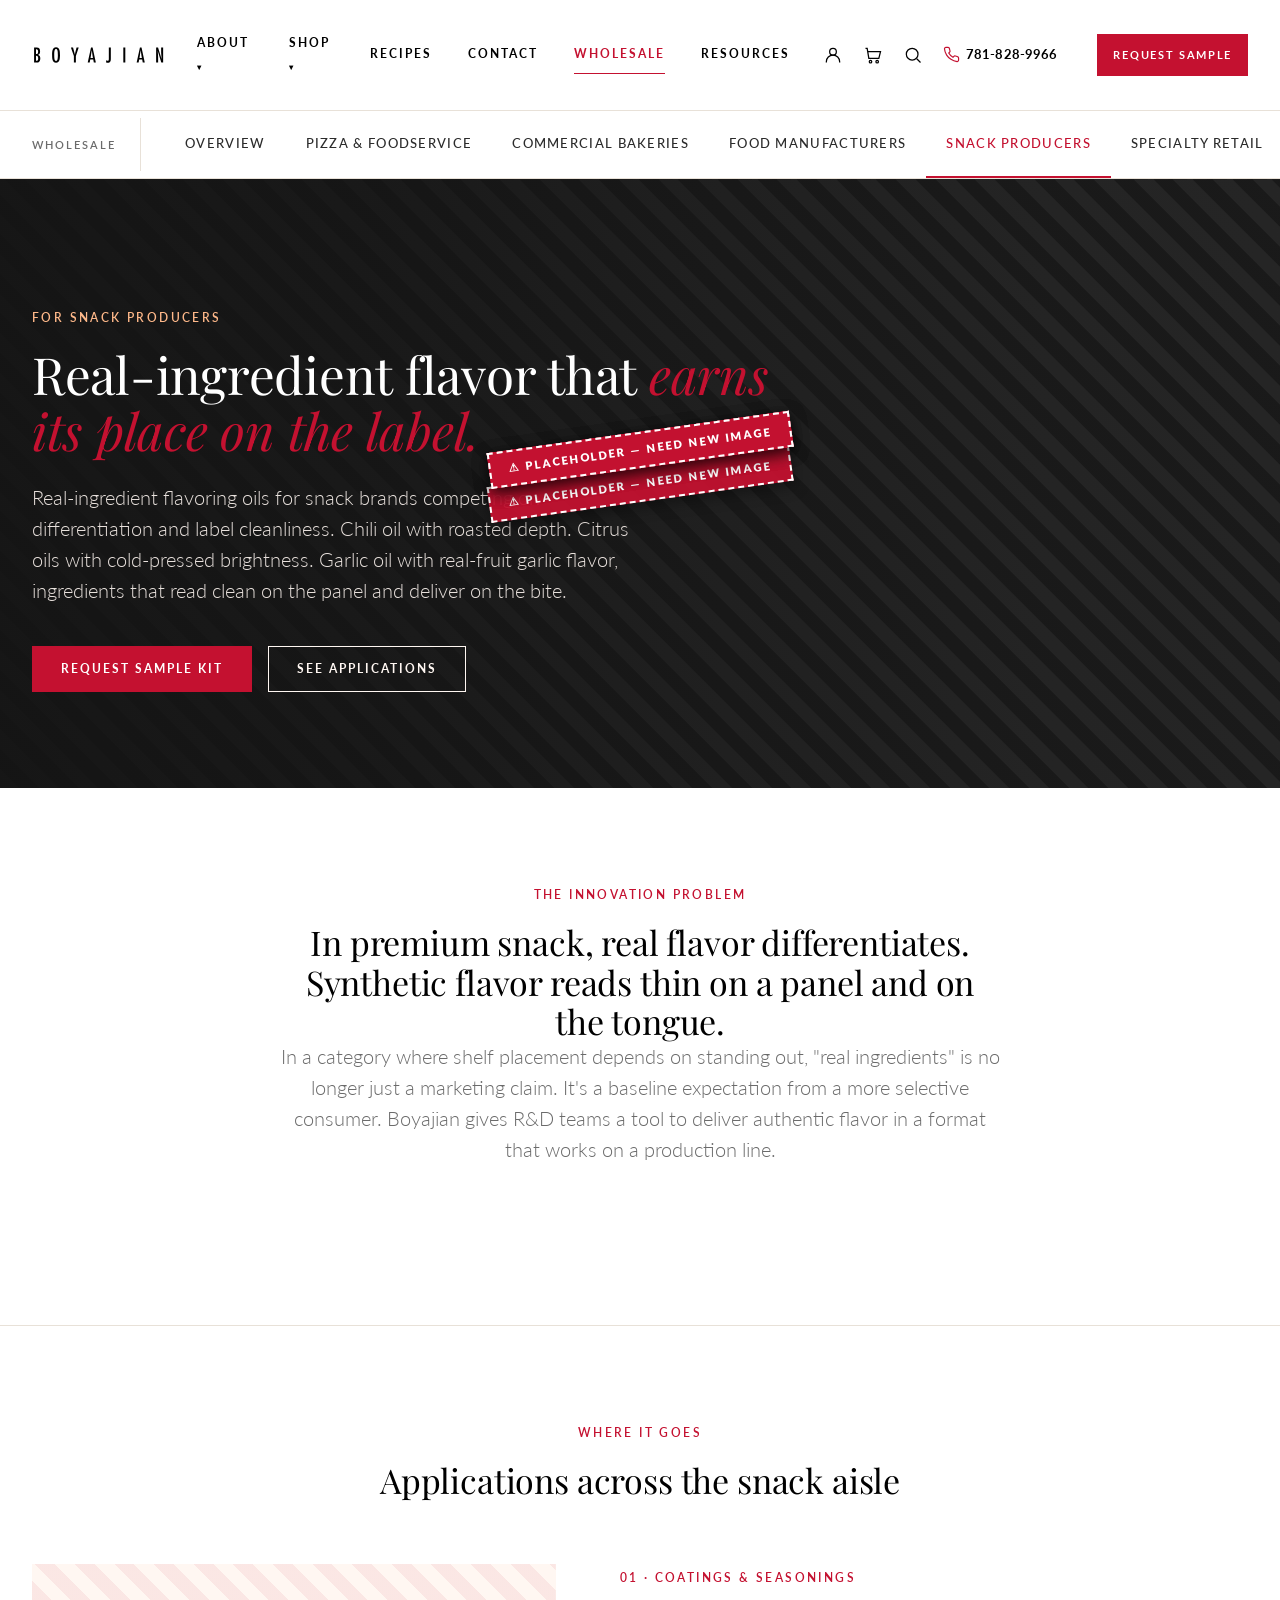
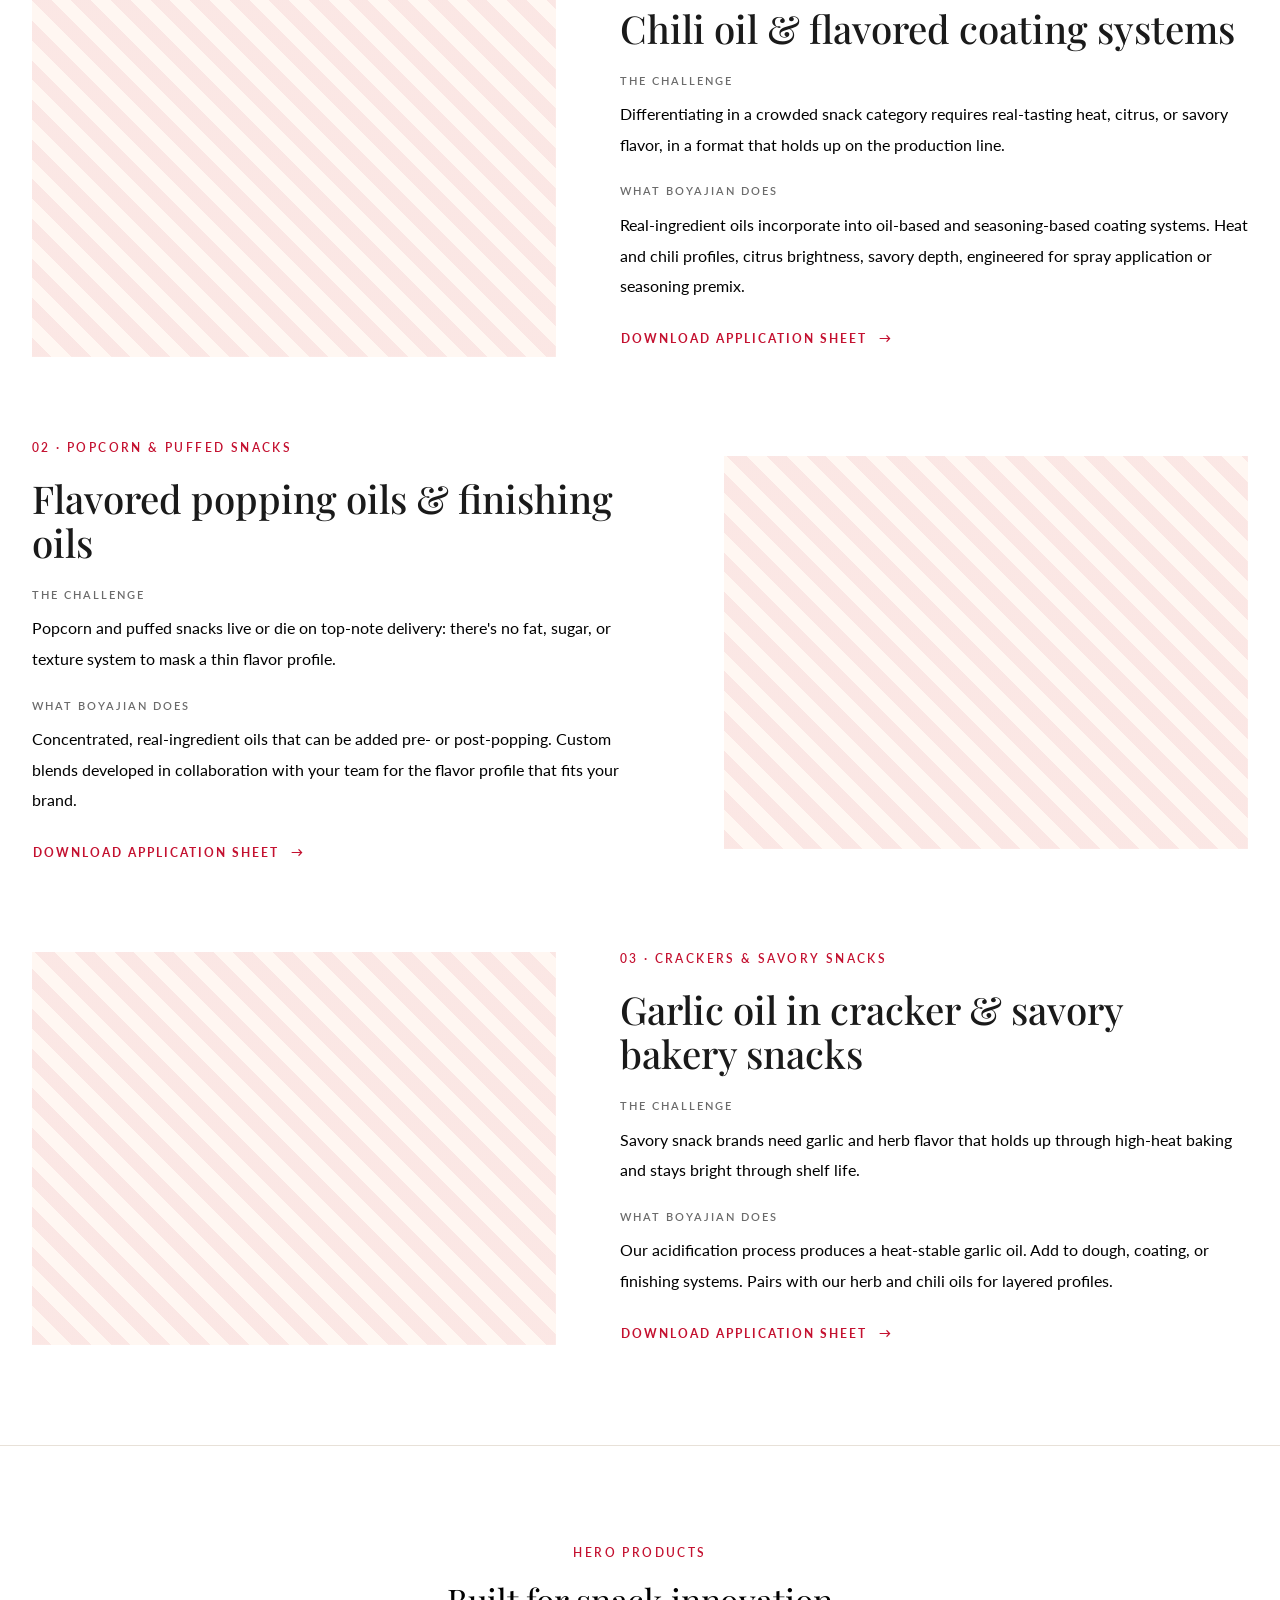
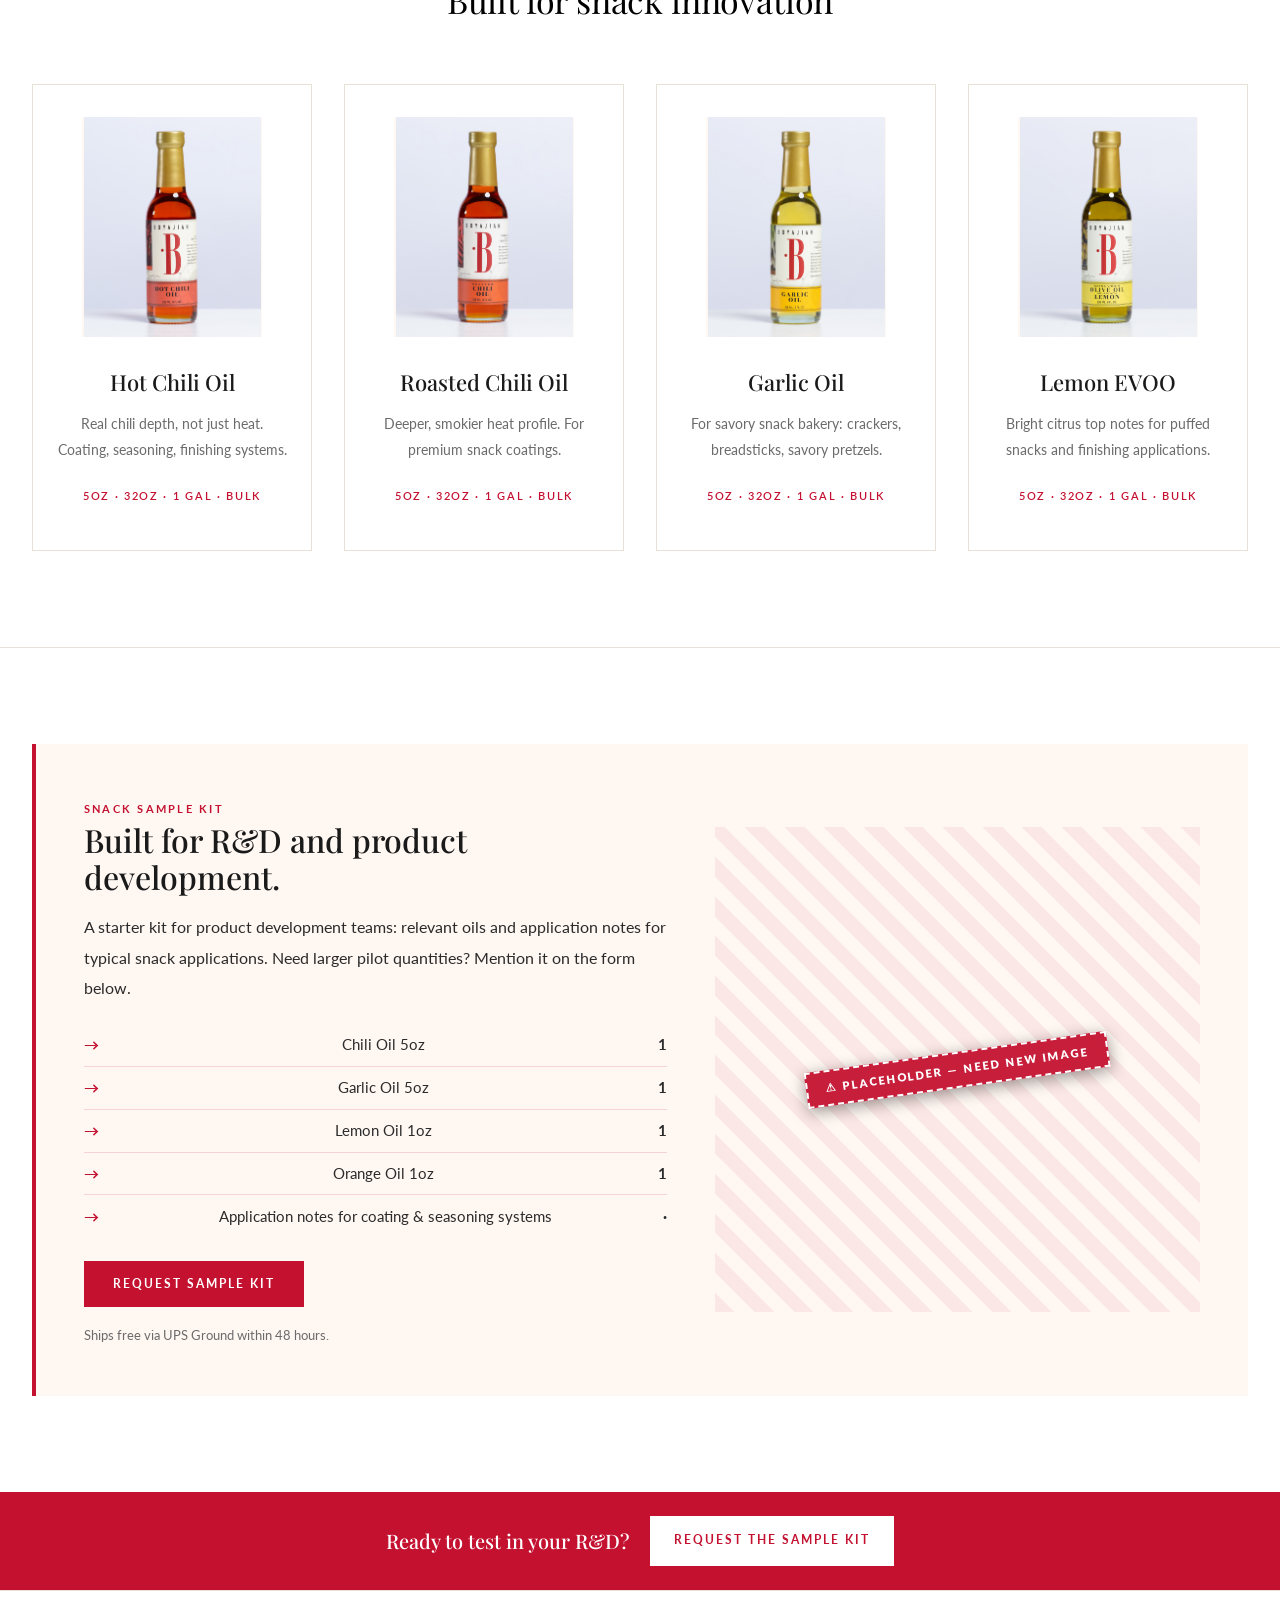
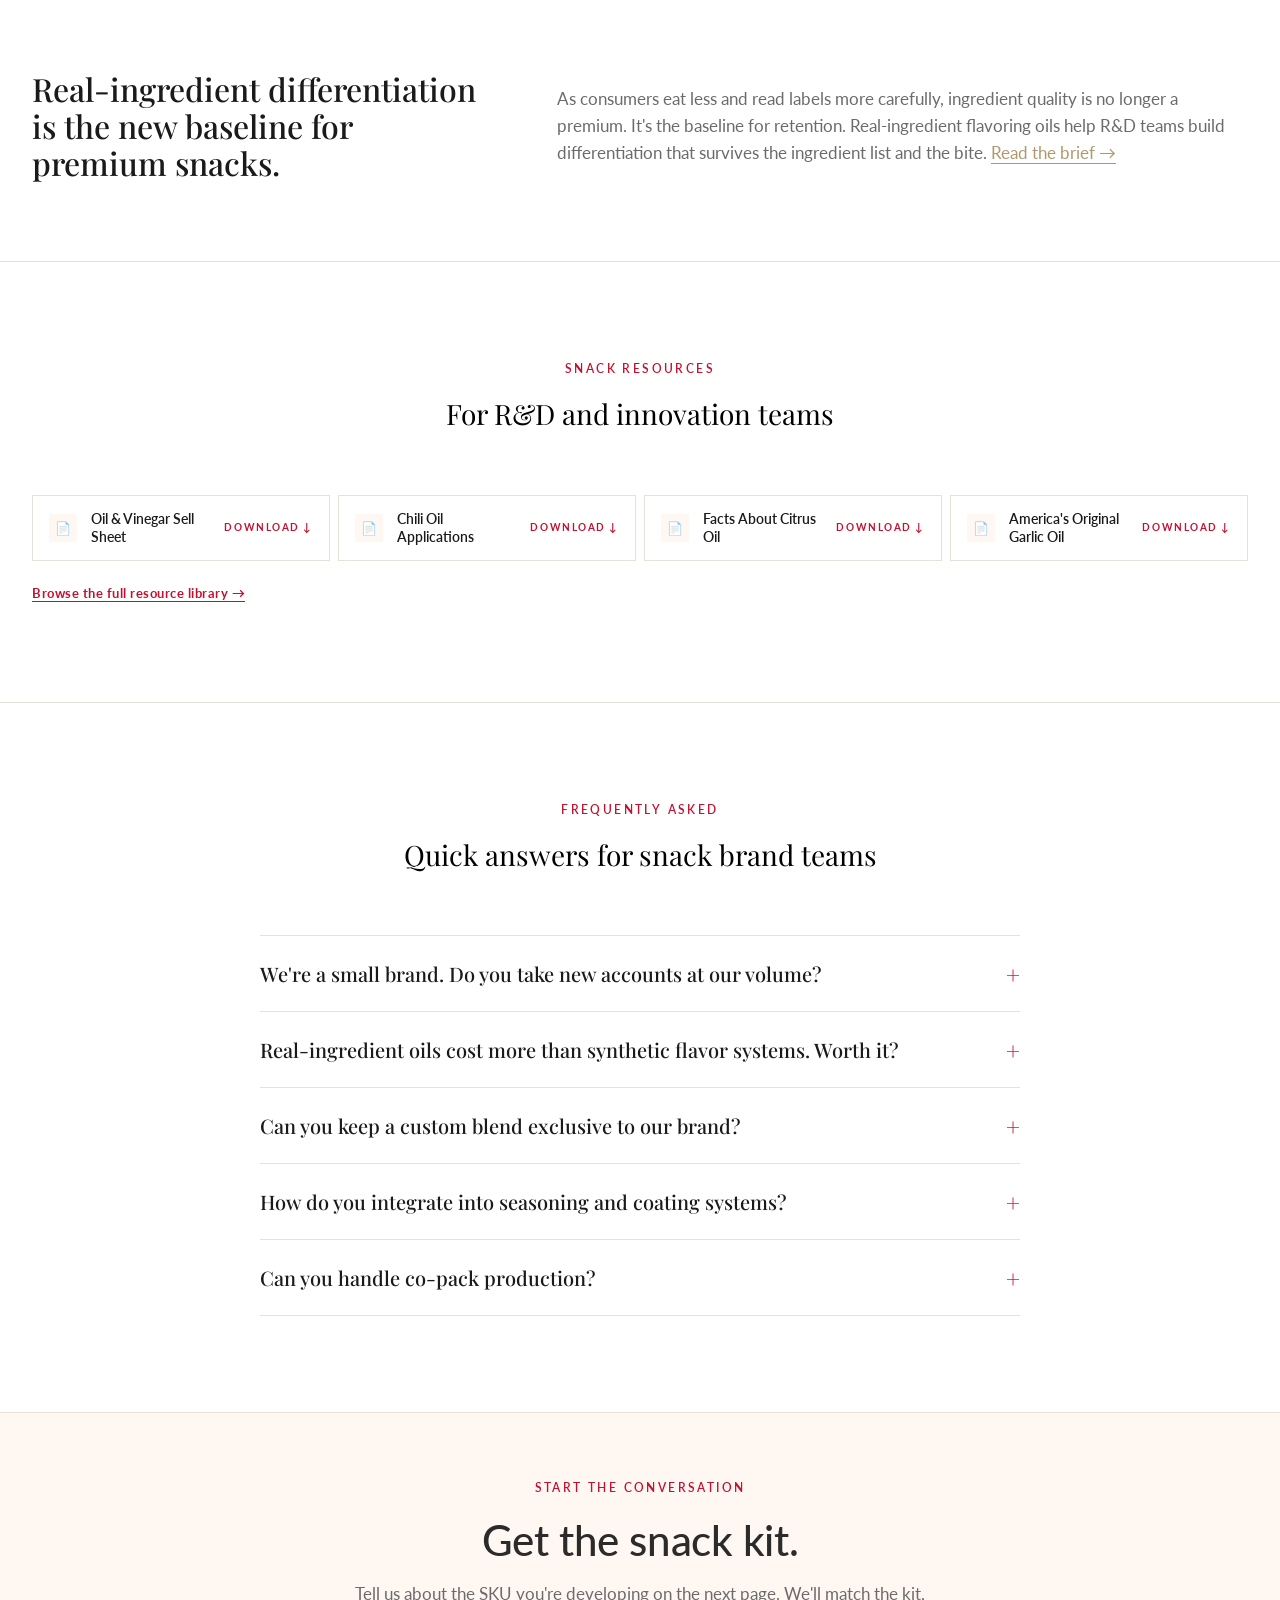
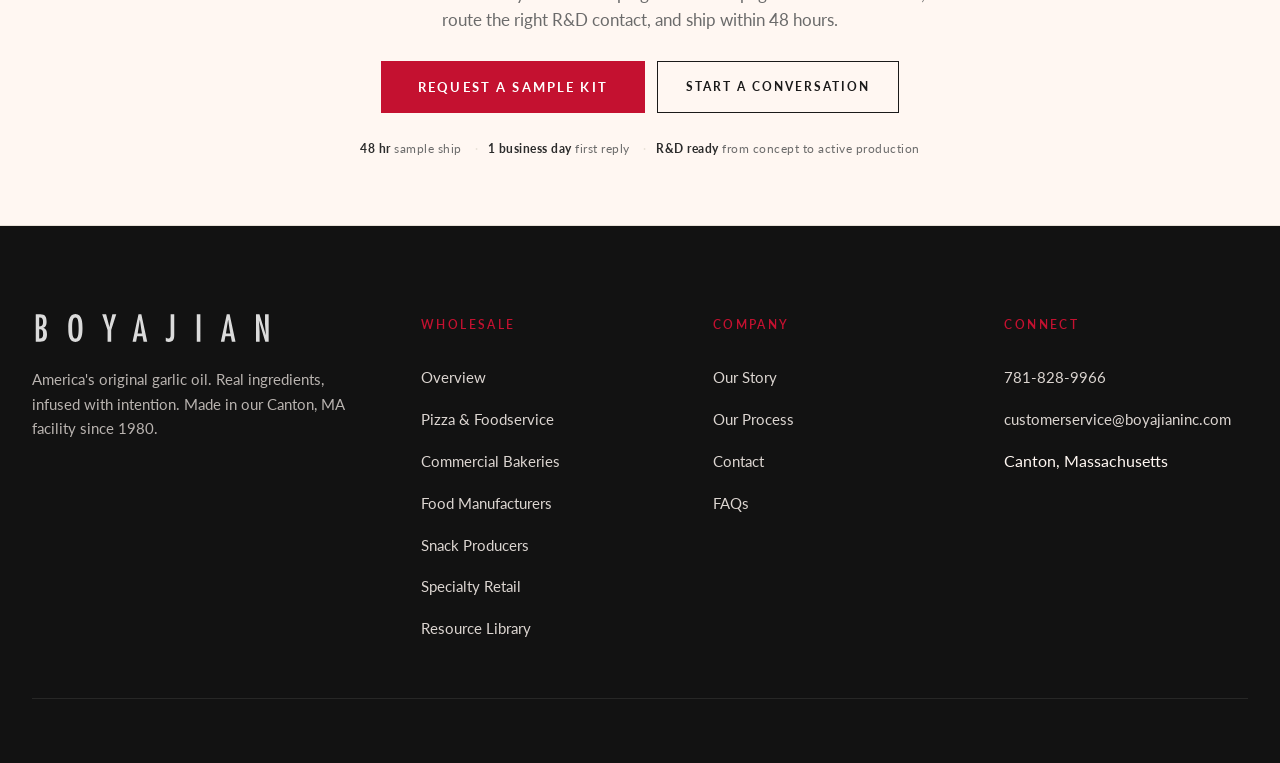
<file: snack.html>
<!DOCTYPE html>
<html lang="en">
<head>
  <meta charset="UTF-8" />
  <meta name="viewport" content="width=device-width, initial-scale=1.0" />
  <title>For Snack Producers | Boyajian Wholesale</title>
  <meta name="description" content="Chili oil, citrus oils, and custom flavoring oils for snack manufacturers. Differentiated, real-ingredient flavor for brands that compete on taste." />
  <link rel="stylesheet" href="assets/style.css" />
</head>
<body>
<a href="request-sample.html?industry=snack" class="mobile-cta-bar">Request Sample Kit →</a>

<!-- ============================================================
     SITE HEADER  (WP: replace with theme header.php + wp_nav_menu)
     ============================================================ -->
<header class="site-header">
  <div class="site-header__inner">
    <button class="nav-toggle" data-nav-toggle aria-label="Open menu" aria-expanded="false">
      <span></span><span></span><span></span>
    </button>
    <a href="https://boyajianinc.com" class="site-logo" aria-label="Boyajian — home">
      <img src="assets/images/boyajian-logo.svg" alt="Boyajian" />
    </a>
    <ul class="site-nav" data-site-nav>
      <li class="has-submenu">
        <a href="https://boyajianinc.com/story/">About</a>
        <ul class="submenu">
          <li><a href="https://boyajianinc.com/story/">Our Story</a></li>
          <li><a href="https://boyajianinc.com/process/">Our Process</a></li>
          <li><a href="https://boyajianinc.com/gallery/">Gallery</a></li>
          <li><a href="https://boyajianinc.com/faqs/">FAQs</a></li>
        </ul>
      </li>
      <li class="has-submenu">
        <a href="https://boyajianinc.com/shop/">Shop</a>
        <ul class="submenu">
          <li><a href="https://boyajianinc.com/shop/category/fine-oils/">Fine Oils</a></li>
          <li><a href="https://boyajianinc.com/shop/category/dipping-oils/">Dipping Oils</a></li>
          <li><a href="https://boyajianinc.com/shop/category/baking-essentials/">Baking Essentials</a></li>
          <li><a href="https://boyajianinc.com/shop/category/fine-vinegars/">Fine Vinegars</a></li>
          <li><a href="https://boyajianinc.com/shop/category/herb-spice-blends/">Herb Spice Blends</a></li>
          <li><a href="https://boyajianinc.com/shop/category/new-england-honey/">New England Honey</a></li>
          <li><a href="https://boyajianinc.com/shop/category/kitchen-collection/">Kitchen Collection</a></li>
          <li><a href="https://boyajianinc.com/shop/category/gifts/">Gifts</a></li>
        </ul>
      </li>
      <li><a href="https://boyajianinc.com/recipes/">Recipes</a></li>
      <li><a href="https://boyajianinc.com/contact/">Contact</a></li>
      <li><a href="index.html" class="active">Wholesale</a></li>
      <li><a href="resources.html">Resources</a></li>
    </ul>
    <div class="site-header__icons">
      <a href="https://boyajianinc.com/my-account/" aria-label="Account">
        <svg viewBox="0 0 24 24" width="20" height="20" fill="none" stroke="currentColor" stroke-width="1.5"><circle cx="12" cy="8" r="4"/><path d="M4 21v-1a8 8 0 0 1 16 0v1"/></svg>
      </a>
      <a href="https://boyajianinc.com/cart/" aria-label="Cart">
        <svg viewBox="0 0 24 24" width="20" height="20" fill="none" stroke="currentColor" stroke-width="1.5"><path d="M3 4h2l2 12h12l2-8H6"/><circle cx="9" cy="20" r="1.5"/><circle cx="17" cy="20" r="1.5"/></svg>
      </a>
      <button aria-label="Search" class="header-icon-btn">
        <svg viewBox="0 0 24 24" width="20" height="20" fill="none" stroke="currentColor" stroke-width="1.5"><circle cx="11" cy="11" r="7"/><line x1="16.5" y1="16.5" x2="21" y2="21"/></svg>
      </button>
      <a href="tel:7818289966" class="site-header__phone" aria-label="Call us at 781-828-9966">
        <svg viewBox="0 0 24 24" width="17" height="17" fill="none" stroke="currentColor" stroke-width="1.7"><path d="M22 16.92v3a2 2 0 0 1-2.18 2 19.79 19.79 0 0 1-8.63-3.07 19.5 19.5 0 0 1-6-6 19.79 19.79 0 0 1-3.07-8.67A2 2 0 0 1 4.11 2h3a2 2 0 0 1 2 1.72c.13.96.36 1.9.7 2.81a2 2 0 0 1-.45 2.11L8.09 9.91a16 16 0 0 0 6 6l1.27-1.27a2 2 0 0 1 2.11-.45c.91.34 1.85.57 2.81.7A2 2 0 0 1 22 16.92z"/></svg>
        <span class="site-header__phone-num">781-828-9966</span>
      </a>
    </div>
  <a href="request-sample.html?industry=snack" class="site-header__cta">Request Sample</a>
  </div>
</header>

<div class="subnav">
  <div class="subnav__inner">
    <div class="subnav__label">Wholesale</div>
    <a href="index.html" class="subnav__link">Overview</a>
    <a href="pizza.html" class="subnav__link">Pizza &amp; Foodservice</a>
    <a href="bakery.html" class="subnav__link">Commercial Bakeries</a>
    <a href="manufacturers.html" class="subnav__link">Food Manufacturers</a>
    <a href="snack.html" class="subnav__link active">Snack Producers</a>
    <a href="specialty-retail.html" class="subnav__link">Specialty Retail</a>
    <a href="index.html#capabilities" class="subnav__link">Capabilities</a>
  </div>
</div>

<!-- HERO -->
<section class="hero hero--segment">
  <div class="hero__image is-placeholder"></div>
  <div class="hero__overlay"></div>
  <span class="image-placeholder">Placeholder &mdash; need new image</span>
  <div class="hero__inner">
    <div class="hero__content">
      <span class="eyebrow" style="color:#ffb98a;">For Snack Producers</span>
      <h1 class="hero__title">
        Real-ingredient flavor that <em>earns its place on the label.</em>
      </h1>
      <p class="hero__subtitle">
        Real-ingredient flavoring oils for snack brands competing on differentiation and
        label cleanliness. Chili oil with roasted depth. Citrus oils with cold-pressed brightness.
        Garlic oil with real-fruit garlic flavor, ingredients that read clean on the panel
        and deliver on the bite.
      </p>
      <div class="btn-group">
        <a href="request-sample.html?industry=snack" class="btn btn--primary">Request Sample Kit</a>
        <a href="#applications" class="btn btn--outline-light">See Applications</a>
      </div>
    </div>
  </div>
</section>


<!-- Client trust band removed pending logo-use permissions (per 6/4 call). Re-add approved brand logos here once secured. -->

<!-- THE PROBLEM -->
<section class="section">
  <div class="container container--narrow">
    <div class="section-header">
      <span class="eyebrow">The Innovation Problem</span>
      <h2 class="display-lg">In premium snack, real flavor differentiates. Synthetic flavor reads thin on a panel and on the tongue.</h2>
      <p class="lead text-muted">
        In a category where shelf placement depends on standing out, "real ingredients" is no
        longer just a marketing claim. It's a baseline expectation from a more selective consumer.
        Boyajian gives R&amp;D teams a tool to deliver authentic flavor in a format that
        works on a production line.
      </p>
    </div>
  </div>
</section>

<!-- APPLICATIONS -->
<section class="section section--paper" id="applications">
  <div class="container">
    <div class="section-header">
      <span class="eyebrow">Where it goes</span>
      <h2 class="display-lg">Applications across the snack aisle</h2>
    </div>

    <div class="application" style="margin-bottom: 5rem;">
      <div class="application__media is-placeholder"><span class="image-placeholder">Placeholder &mdash; need new image</span></div>
      <div>
        <span class="eyebrow">01 · Coatings &amp; Seasonings</span>
        <h3 class="application__title">Chili oil &amp; flavored coating systems</h3>
        <div class="application__problem">
          <strong>The challenge</strong>
          <p>Differentiating in a crowded snack category requires real-tasting heat, citrus,
          or savory flavor, in a format that holds up on the production line.</p>
        </div>
        <div class="application__solution">
          <strong>What Boyajian does</strong>
          <p>Real-ingredient oils incorporate into oil-based and seasoning-based coating systems.
          Heat and chili profiles, citrus brightness, savory depth, engineered for spray application
          or seasoning premix.</p>
        </div>
        <a href="#" class="btn btn--ghost">Download application sheet</a>
      </div>
    </div>

    <div class="application application--reverse" style="margin-bottom: 5rem;">
      <div>
        <span class="eyebrow">02 · Popcorn &amp; Puffed Snacks</span>
        <h3 class="application__title">Flavored popping oils &amp; finishing oils</h3>
        <div class="application__problem">
          <strong>The challenge</strong>
          <p>Popcorn and puffed snacks live or die on top-note delivery: there's no fat,
          sugar, or texture system to mask a thin flavor profile.</p>
        </div>
        <div class="application__solution">
          <strong>What Boyajian does</strong>
          <p>Concentrated, real-ingredient oils that can be added pre- or post-popping.
          Custom blends developed in collaboration with your team for the flavor profile that
          fits your brand.</p>
        </div>
        <a href="#" class="btn btn--ghost">Download application sheet</a>
      </div>
      <div class="application__media is-placeholder"><span class="image-placeholder">Placeholder &mdash; need new image</span></div>
    </div>

    <div class="application">
      <div class="application__media is-placeholder"><span class="image-placeholder">Placeholder &mdash; need new image</span></div>
      <div>
        <span class="eyebrow">03 · Crackers &amp; Savory Snacks</span>
        <h3 class="application__title">Garlic oil in cracker &amp; savory bakery snacks</h3>
        <div class="application__problem">
          <strong>The challenge</strong>
          <p>Savory snack brands need garlic and herb flavor that holds up through high-heat
          baking and stays bright through shelf life.</p>
        </div>
        <div class="application__solution">
          <strong>What Boyajian does</strong>
          <p>Our acidification process produces a heat-stable garlic oil. Add to dough,
          coating, or finishing systems. Pairs with our herb and chili oils for layered profiles.</p>
        </div>
        <a href="#" class="btn btn--ghost">Download application sheet</a>
      </div>
    </div>
  </div>
</section>

<!-- HERO PRODUCTS -->
<section class="section">
  <div class="container">
    <div class="section-header">
      <span class="eyebrow">Hero Products</span>
      <h2 class="display-lg">Built for snack innovation</h2>
    </div>
    <div class="products-grid">
      <div class="product-card">
        <div class="product-card__photo" style="background-image: url('assets/images/product-hot-chili.jpg');"></div>
        <h3 class="product-card__name">Hot Chili Oil</h3>
        <p class="product-card__use">Real chili depth, not just heat. Coating, seasoning, finishing systems.</p>
        <span class="product-card__sizes">5oz · 32oz · 1 Gal · Bulk</span>
      </div>
      <div class="product-card">
        <div class="product-card__photo" style="background-image: url('assets/images/product-roasted-chili.jpg');"></div>
        <h3 class="product-card__name">Roasted Chili Oil</h3>
        <p class="product-card__use">Deeper, smokier heat profile. For premium snack coatings.</p>
        <span class="product-card__sizes">5oz · 32oz · 1 Gal · Bulk</span>
      </div>
      <div class="product-card">
        <div class="product-card__photo" style="background-image: url('assets/images/product-garlic-oil.jpg');"></div>
        <h3 class="product-card__name">Garlic Oil</h3>
        <p class="product-card__use">For savory snack bakery: crackers, breadsticks, savory pretzels.</p>
        <span class="product-card__sizes">5oz · 32oz · 1 Gal · Bulk</span>
      </div>
      <div class="product-card">
        <div class="product-card__photo" style="background-image: url('assets/images/product-lemon-evoo.jpg');"></div>
        <h3 class="product-card__name">Lemon EVOO</h3>
        <p class="product-card__use">Bright citrus top notes for puffed snacks and finishing applications.</p>
        <span class="product-card__sizes">5oz · 32oz · 1 Gal · Bulk</span>
      </div>
    </div>
  </div>
</section>

<!-- SAMPLE KIT -->
<section class="section section--paper">
  <div class="container">
    <div class="sample-kit">
      <div>
        <span class="sample-kit__label">Snack Sample Kit</span>
        <h2 class="sample-kit__title">Built for R&amp;D and product development.</h2>
        <p style="color:var(--b-charcoal); margin-bottom:1.25rem;">
          A starter kit for product development teams: relevant oils and application notes
          for typical snack applications. Need larger pilot quantities? Mention it on the form below.
        </p>
        <ul class="sample-kit__contents">
          <li><span>Chili Oil 5oz</span><strong>1</strong></li>
          <li><span>Garlic Oil 5oz</span><strong>1</strong></li>
          <li><span>Lemon Oil 1oz</span><strong>1</strong></li>
          <li><span>Orange Oil 1oz</span><strong>1</strong></li>
          <li><span>Application notes for coating &amp; seasoning systems</span><strong>·</strong></li>
        </ul>
        <a href="request-sample.html?industry=snack" class="btn btn--primary">Request Sample Kit</a>
        <p style="font-size:0.8rem; color:var(--b-gray); margin-top:1rem;">Ships free via UPS Ground within 48 hours.</p>
      </div>
      <div class="sample-kit__visual is-placeholder"><span class="image-placeholder">Placeholder &mdash; need new image</span></div>
    </div>
  </div>
</section>

<!-- Inline CTA strip — interest spike to action distance = zero -->
<div class="inline-cta"><span>Ready to test in your R&amp;D?</span><a href="request-sample.html?industry=snack">Request the Sample Kit</a></div>


<!-- TREND -->
<section class="trend-banner">
  <div class="container">
    <div class="trend-banner__inner">
      <h3>Real-ingredient differentiation is the new baseline for premium snacks.</h3>
      <p>
        As consumers eat less and read labels more carefully, ingredient quality is no longer a premium. It's the baseline for retention. Real-ingredient flavoring oils help R&amp;D teams build
        differentiation that survives the ingredient list and the bite.
        <a href="#resources">Read the brief →</a>
      </p>
    </div>
  </div>
</section>

<!-- RESOURCES -->
<section class="section" id="resources">
  <div class="container">
    <div class="section-header">
      <span class="eyebrow">Snack resources</span>
      <h2 class="display-md">For R&amp;D and innovation teams</h2>
    </div>
    <div class="resources-grid">
      <a href="https://drive.google.com/file/d/15O0456ZonjD7af_nHd_U27qS8TFKc0uH/view" target="_blank" rel="noopener" class="resource-card">
        <div class="resource-card__icon">📄</div>
        <span class="resource-card__type">Product Line · PDF</span>
        <h3 class="resource-card__title">Oil &amp; Vinegar Sell Sheet</h3>
        <p class="resource-card__desc">Full chili, citrus, and infused oil portfolio for snack innovation teams.</p>
        <span class="resource-card__cta">Download</span>
      </a>
      <a href="#" class="resource-card">
        <div class="resource-card__icon">📄</div>
        <span class="resource-card__type">Application Sheet · PDF</span>
        <h3 class="resource-card__title">Chili Oil Applications</h3>
        <p class="resource-card__desc">Real chili depth for savory snacks, coatings, and finishing. Dosing, heat profile, storage.</p>
        <span class="resource-card__cta">Download</span>
      </a>
      <a href="https://drive.google.com/file/d/1YoJg9ZWrD_xr3kScYjym2adFAXA2TDU4/view" target="_blank" rel="noopener" class="resource-card">
        <div class="resource-card__icon">📄</div>
        <span class="resource-card__type">Application Sheet · PDF</span>
        <h3 class="resource-card__title">Facts About Citrus Oil</h3>
        <p class="resource-card__desc">Bright top notes for puffed, coated, and finishing snack applications.</p>
        <span class="resource-card__cta">Download</span>
      </a>
      <a href="https://drive.google.com/file/d/1i54BdnPnC5pTfKCjG6Ldn0FnX1EpmMQm/view" target="_blank" rel="noopener" class="resource-card">
        <div class="resource-card__icon">📄</div>
        <span class="resource-card__type">Flagship Sell Sheet · PDF</span>
        <h3 class="resource-card__title">America's Original Garlic Oil</h3>
        <p class="resource-card__desc">Real-garlic flavor for savory snacks: crackers, pretzels, savory bakery.</p>
        <span class="resource-card__cta">Download</span>
      </a>
    </div>
    <p class="resource-module__more"><a href="resources.html">Browse the full resource library &rarr;</a></p>
  </div>
</section>

<!-- FAQ — snack-specific, with objection handling per Sec 4 -->
<section class="section">
  <div class="container">
    <div class="section-header">
      <span class="eyebrow">Frequently Asked</span>
      <h2 class="display-md">Quick answers for snack brand teams</h2>
    </div>
    <div class="faq-list">
      <div class="faq-item">
        <button class="faq-question">We're a small brand. Do you take new accounts at our volume?</button>
        <div class="faq-answer">
          <p>Yes. Our roster runs from emerging craft producers through brands that have since been acquired into PepsiCo and Frito-Lay. We can start at pilot quantities and grow with the relationship. The earlier the conversation, the better the spec lock when you scale.</p>
        </div>
      </div>
      <div class="faq-item">
        <button class="faq-question">Real-ingredient oils cost more than synthetic flavor systems. Worth it?</button>
        <div class="faq-answer">
          <p>For "real ingredient" or "clean label" snack positioning, yes. The cost delta per finished unit is typically small, while the brand and shelf-positioning lift is real. For commodity-positioned snacks competing on price, probably not the right fit.</p>
        </div>
      </div>
      <div class="faq-item">
        <button class="faq-question">Can you keep a custom blend exclusive to our brand?</button>
        <div class="faq-answer">
          <p>Yes. Custom blends developed for your line stay yours. We operate under NDA from the start of any custom formulation conversation.</p>
        </div>
      </div>
      <div class="faq-item">
        <button class="faq-question">How do you integrate into seasoning and coating systems?</button>
        <div class="faq-answer">
          <p>Our oils incorporate into oil-based coating systems and pre-blend with dry seasoning carriers. Our R&amp;D team will work with yours to tune dosing for your specific application: spray coating, drum tumble, or pre-pop infusion all work.</p>
        </div>
      </div>
      <div class="faq-item">
        <button class="faq-question">Can you handle co-pack production?</button>
        <div class="faq-answer">
          <p>Yes. We run private label and co-pack at our Canton facility. For larger snack production runs we coordinate with adjacent co-manufacturers when needed. Submit a custom inquiry to scope.</p>
        </div>
      </div>
    </div>
  </div>
</section>

<!-- ============================================================
     LEAD-GEN CTA  (replaces inline form — links to dedicated page)
     ============================================================ -->
<section class="lead-gen-cta" id="intake">
  <div class="lead-gen-cta__inner">
    <span class="eyebrow">Start the Conversation</span>
    <h2>Get the snack kit.</h2>
    <p>Tell us about the SKU you're developing on the next page. We'll match the kit, route the right R&amp;D contact, and ship within 48 hours.</p>
    <div class="lead-gen-cta__btns">
      <a href="request-sample.html?industry=snack" class="btn btn--primary btn--lg">Request a Sample Kit</a>
      <a href="request-sample.html?industry=snack&amp;contact=conversation" class="btn btn--outline">Start a Conversation</a>
    </div>
    <div class="lead-gen-cta__meta">
      <span><strong>48 hr</strong> sample ship</span>
      <span><strong>1 business day</strong> first reply</span>
      <span><strong>R&amp;D ready</strong> from concept to active production</span>
    </div>
  </div>
</section>


<!-- ============================================================
     FOOTER  (WP: replace with theme footer.php)
     ============================================================ -->
<footer class="site-footer">
  <div class="container">
    <div class="site-footer__cols">
      <div class="site-footer__brand">
        <a href="https://boyajianinc.com" class="site-logo" style="color:white;">
          <img src="assets/images/boyajian-logo.svg" alt="Boyajian" style="filter: invert(1) brightness(2);" />
        </a>
        <p>America's original garlic oil. Real ingredients, infused with intention. Made in our Canton, MA facility since 1980.</p>
      </div>
      <div>
        <h4>Wholesale</h4>
        <ul>
          <li><a href="index.html">Overview</a></li>
          <li><a href="pizza.html">Pizza &amp; Foodservice</a></li>
          <li><a href="bakery.html">Commercial Bakeries</a></li>
          <li><a href="manufacturers.html">Food Manufacturers</a></li>
          <li><a href="snack.html">Snack Producers</a></li>
          <li><a href="specialty-retail.html">Specialty Retail</a></li>
          <li><a href="resources.html">Resource Library</a></li>
        </ul>
      </div>
      <div>
        <h4>Company</h4>
        <ul>
          <li><a href="https://boyajianinc.com/story/">Our Story</a></li>
          <li><a href="https://boyajianinc.com/process/">Our Process</a></li>
          <li><a href="https://boyajianinc.com/contact/">Contact</a></li>
          <li><a href="https://boyajianinc.com/faqs/">FAQs</a></li>
        </ul>
      </div>
      <div>
        <h4>Connect</h4>
        <ul>
          <li><a href="tel:7818289966">781-828-9966</a></li>
          <li><a href="mailto:customerservice@boyajianinc.com">customerservice@boyajianinc.com</a></li>
          <li>Canton, Massachusetts</li>
        </ul>
      </div>
    </div>
    <div class="site-footer__bottom">
  </div>
  </div>
</footer>

<script src="assets/main.js"></script>
</body>
</html>
</file>
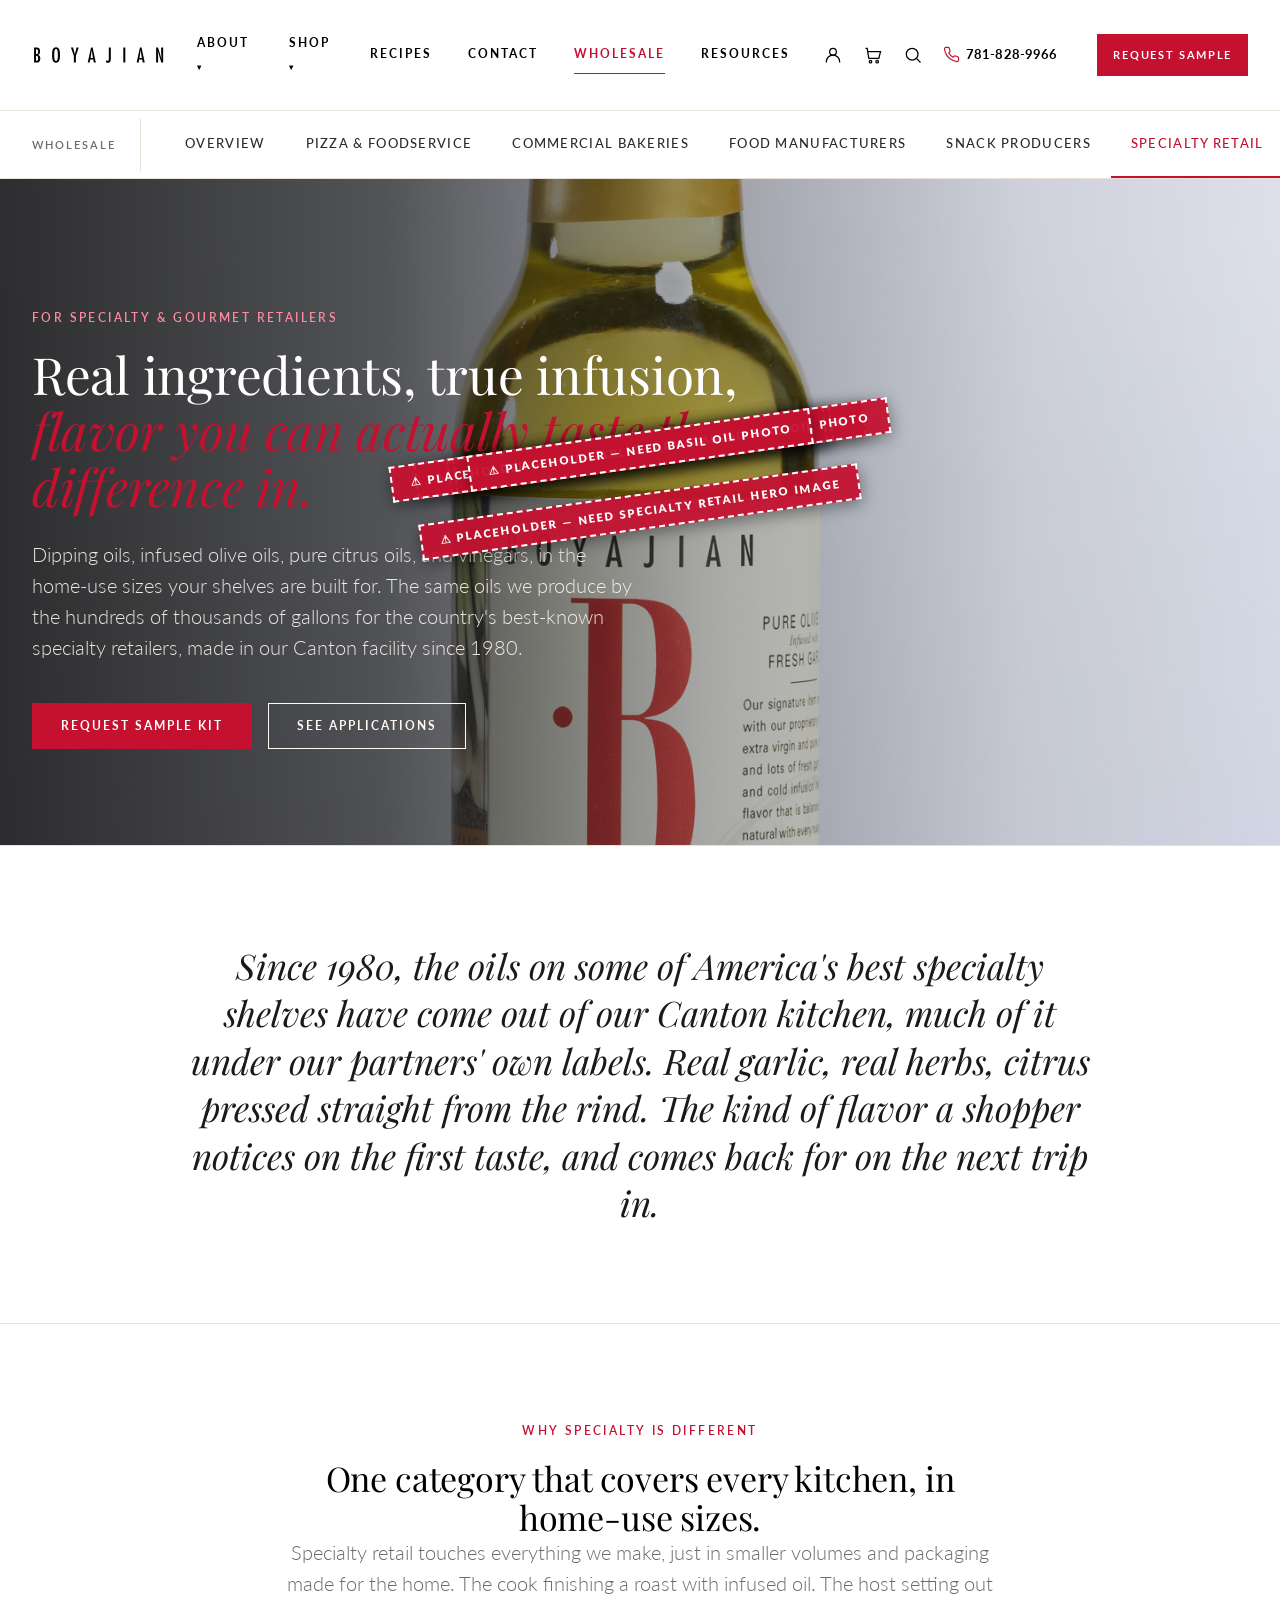
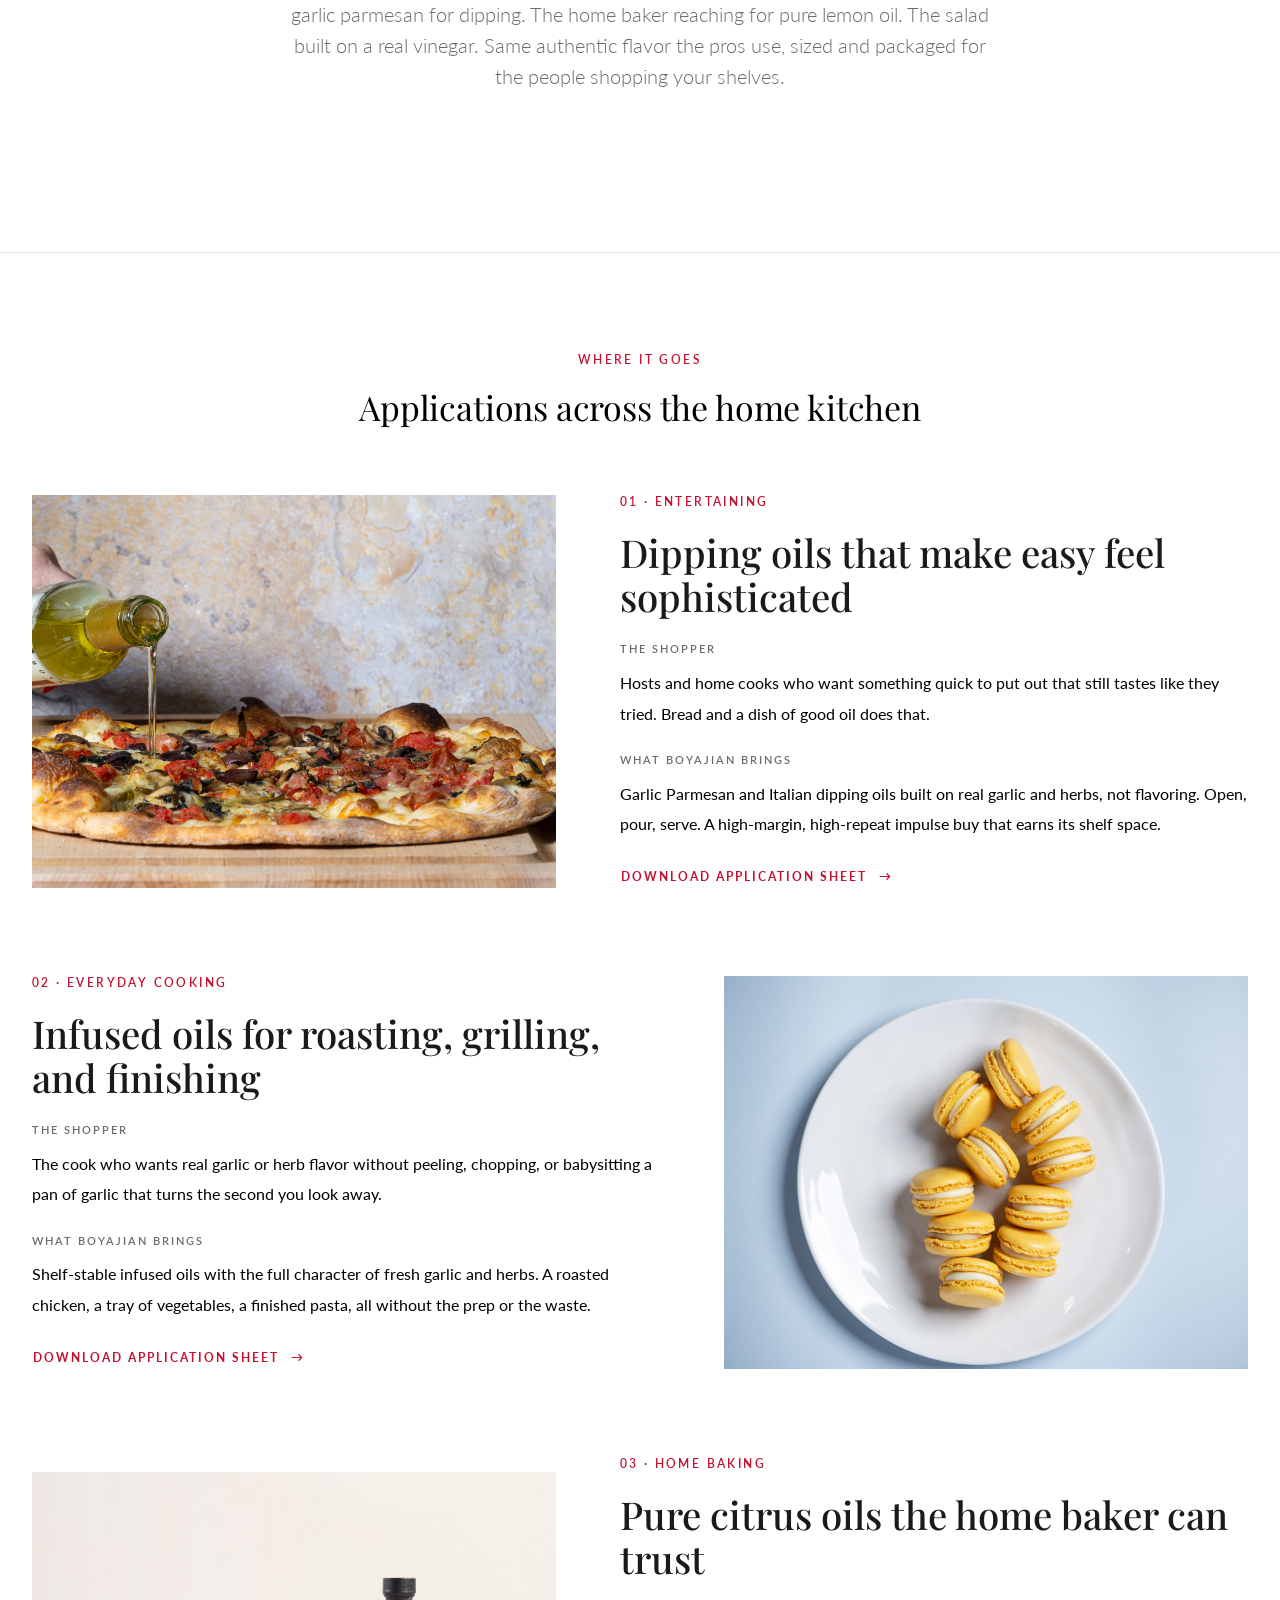
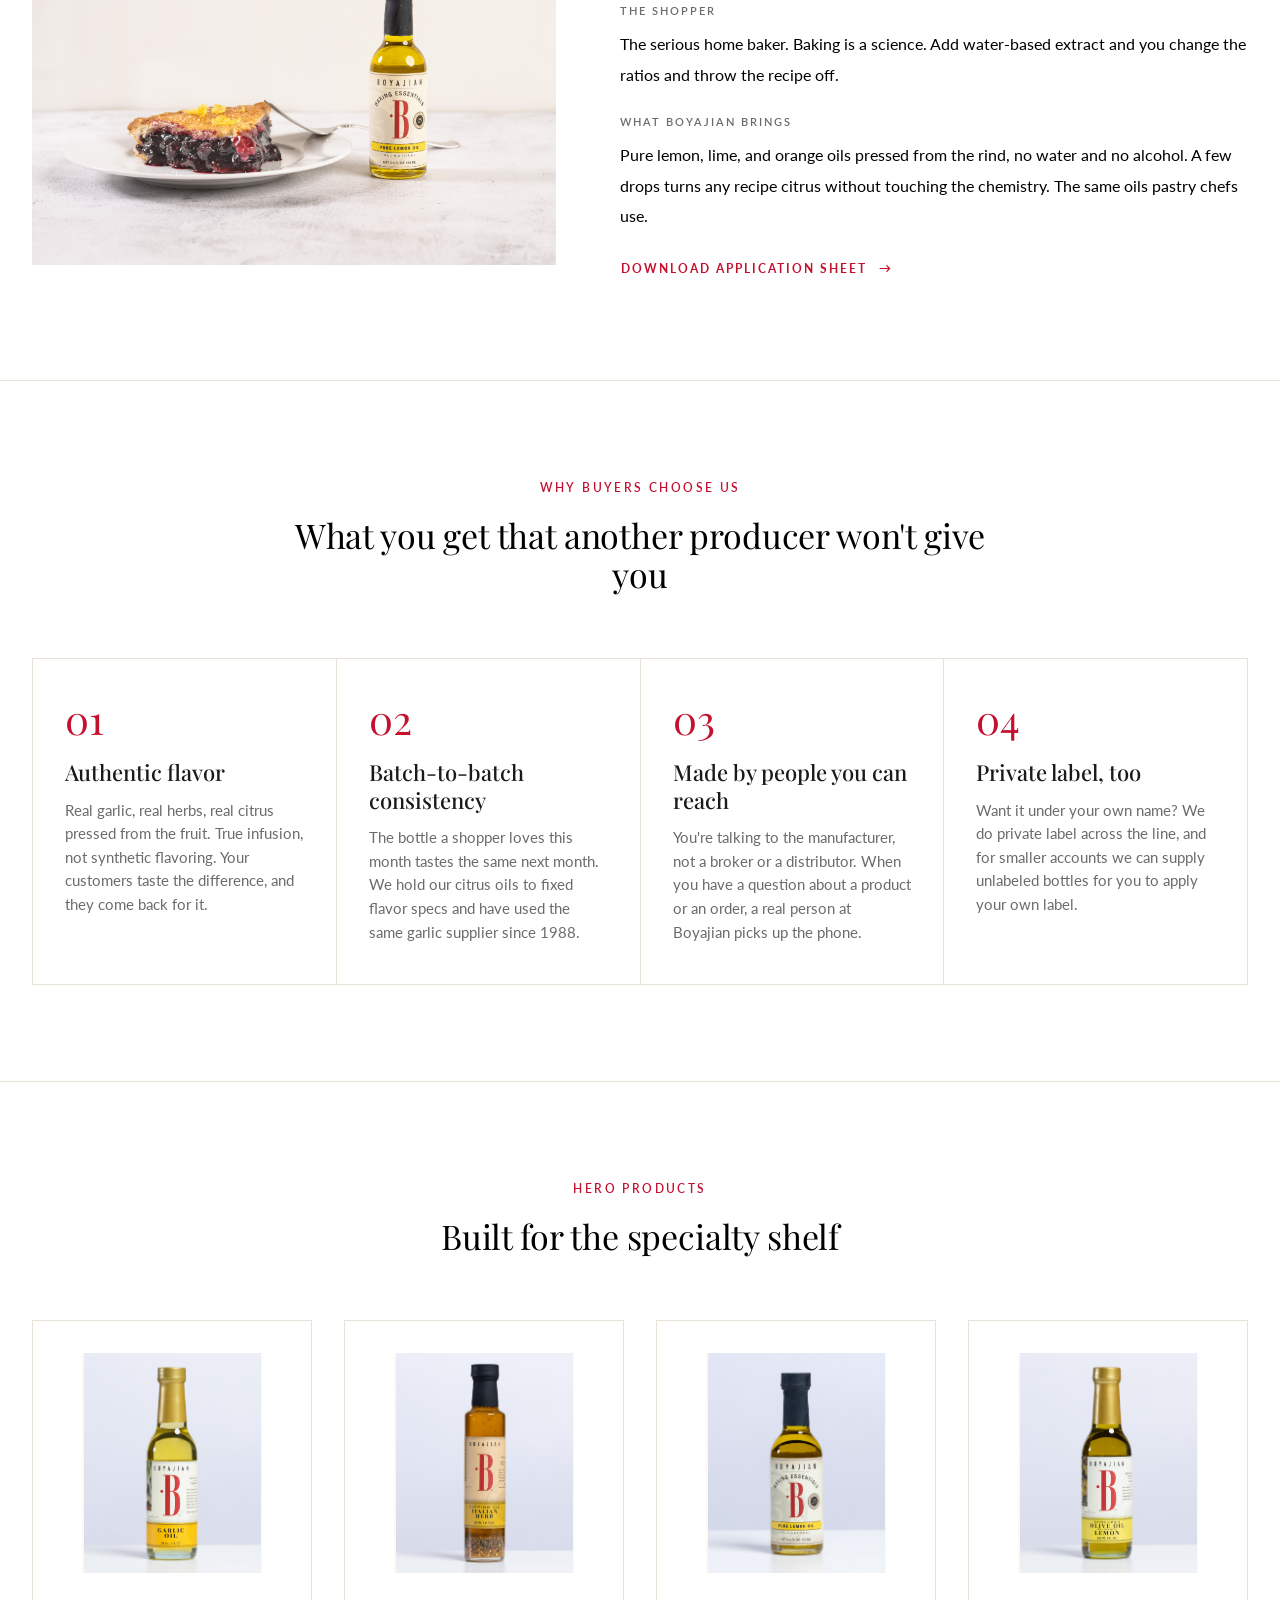
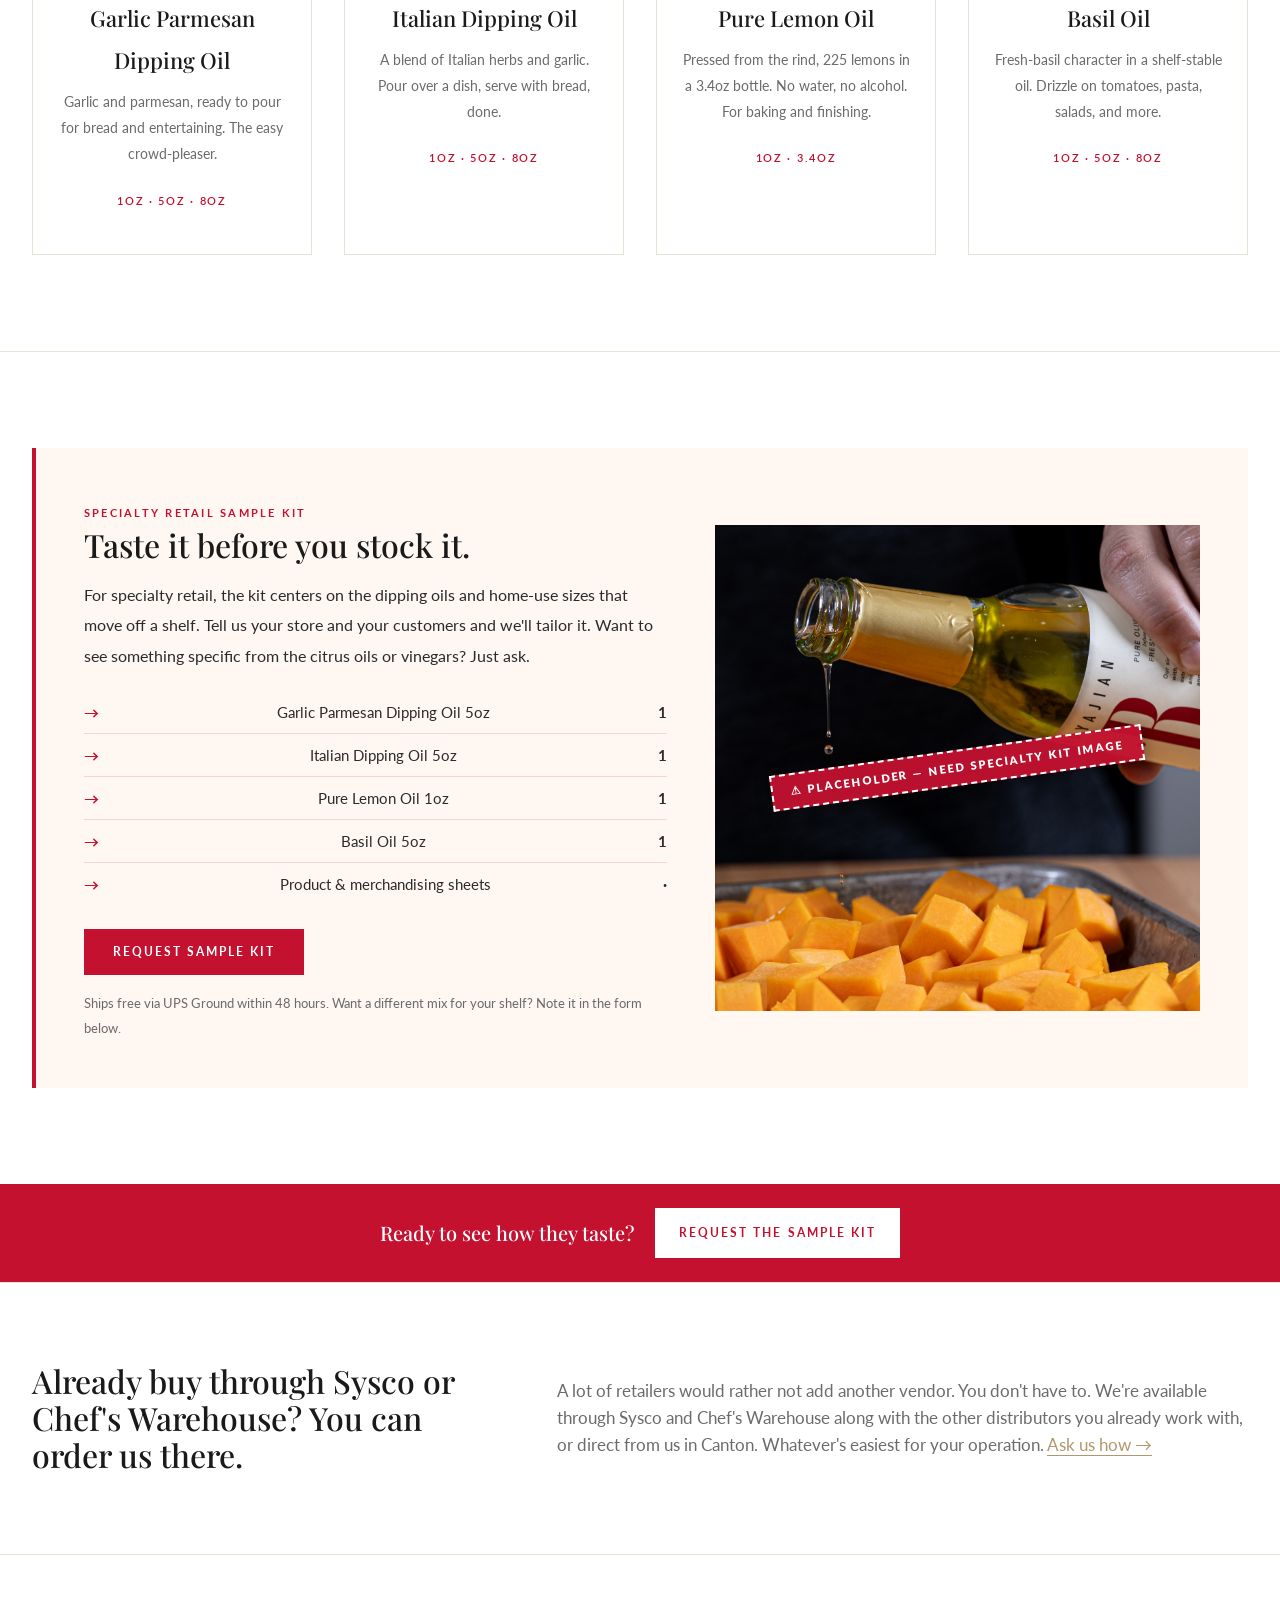
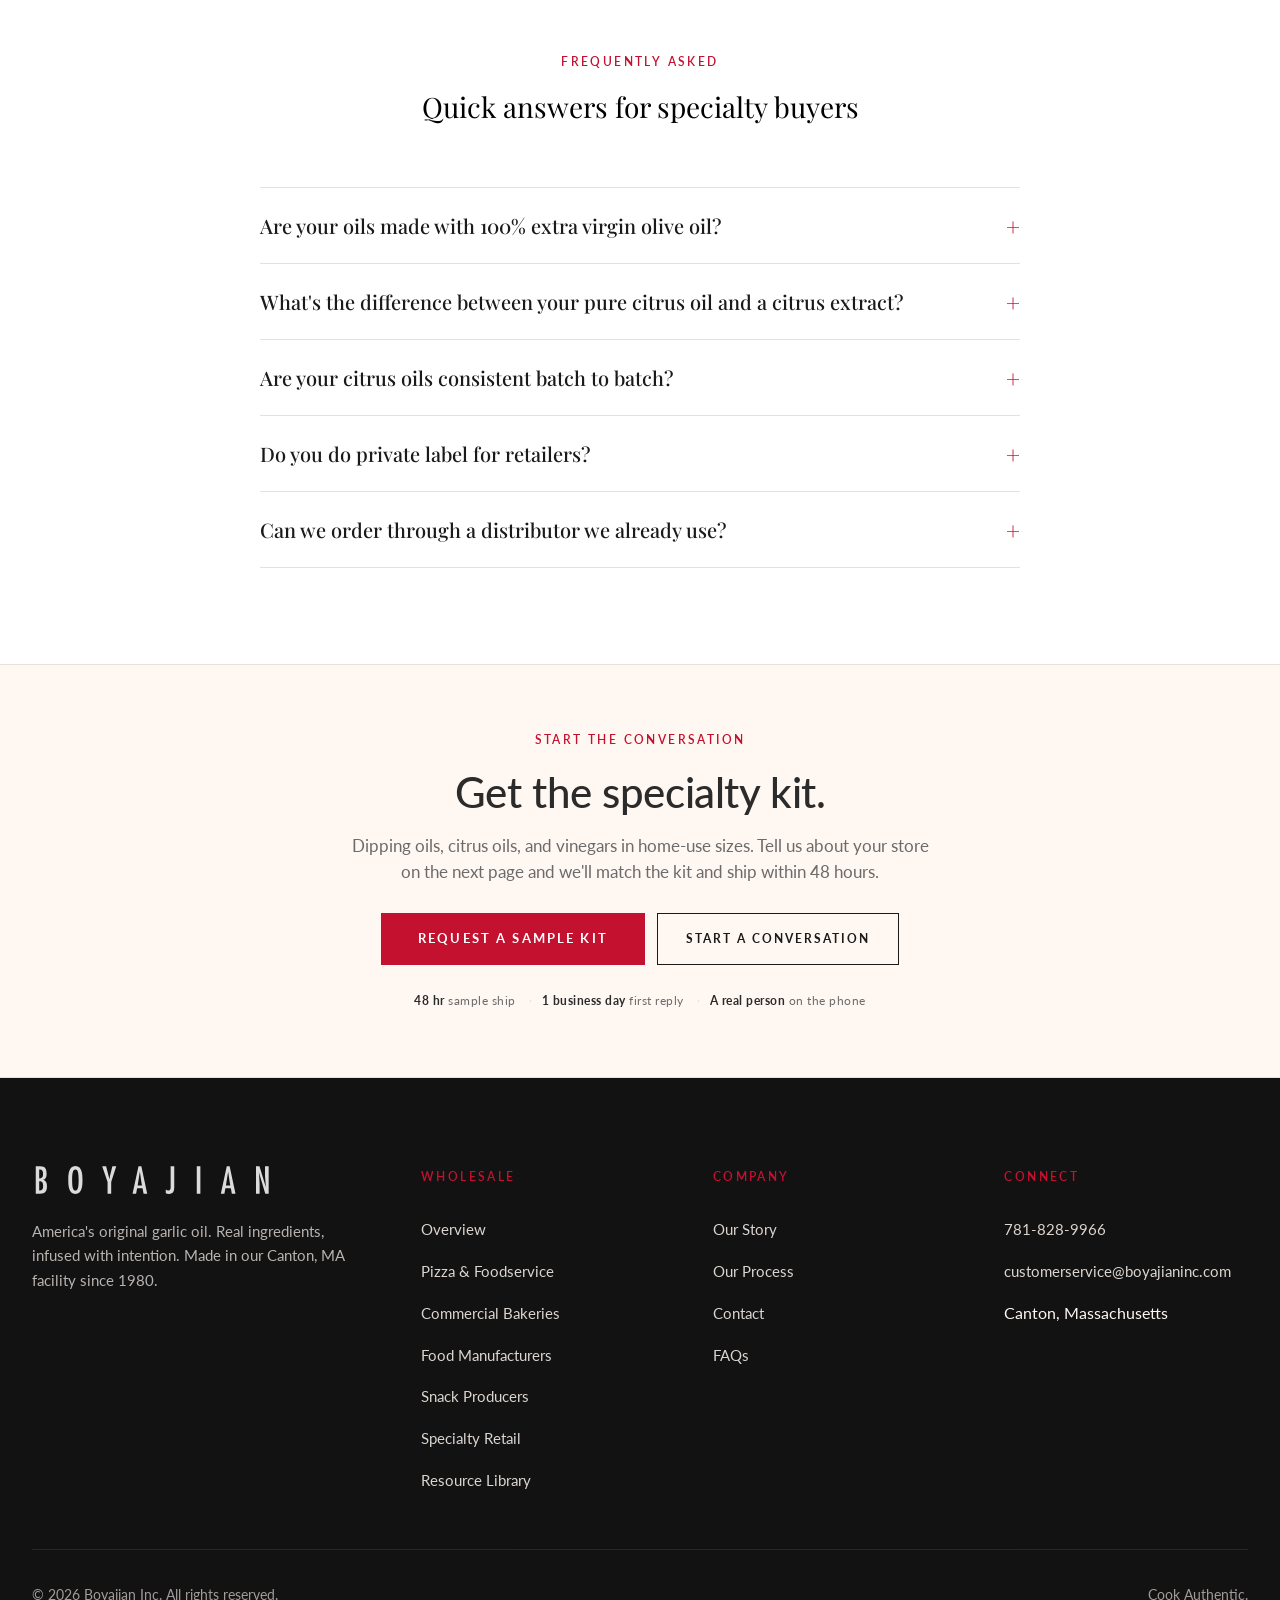
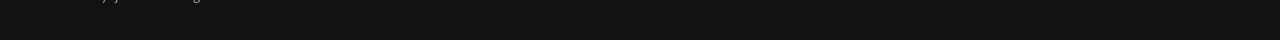
<file: specialty-retail.html>
<!DOCTYPE html>
<html lang="en">
<head>
  <meta charset="UTF-8" />
  <meta name="viewport" content="width=device-width, initial-scale=1.0" />
  <title>For Specialty Retailers | Boyajian Wholesale</title>
  <meta name="description" content="Real-ingredient infused oils, dipping oils, citrus oils, and vinegars in home-use sizes for specialty and gourmet retailers. True infusion, authentic flavor, made in Canton since 1980." />
  <link rel="stylesheet" href="assets/style.css" />
</head>
<body>
<a href="request-sample.html?industry=specialty" class="mobile-cta-bar">Request Sample Kit →</a>

<!-- ============================================================
     SITE HEADER  (WP: replace with theme header.php + wp_nav_menu)
     ============================================================ -->
<header class="site-header">
  <div class="site-header__inner">
    <button class="nav-toggle" data-nav-toggle aria-label="Open menu" aria-expanded="false">
      <span></span><span></span><span></span>
    </button>
    <a href="https://boyajianinc.com" class="site-logo" aria-label="Boyajian — home">
      <img src="assets/images/boyajian-logo.svg" alt="Boyajian" />
    </a>
    <ul class="site-nav" data-site-nav>
      <li class="has-submenu">
        <a href="https://boyajianinc.com/story/">About</a>
        <ul class="submenu">
          <li><a href="https://boyajianinc.com/story/">Our Story</a></li>
          <li><a href="https://boyajianinc.com/process/">Our Process</a></li>
          <li><a href="https://boyajianinc.com/gallery/">Gallery</a></li>
          <li><a href="https://boyajianinc.com/faqs/">FAQs</a></li>
        </ul>
      </li>
      <li class="has-submenu">
        <a href="https://boyajianinc.com/shop/">Shop</a>
        <ul class="submenu">
          <li><a href="https://boyajianinc.com/shop/category/fine-oils/">Fine Oils</a></li>
          <li><a href="https://boyajianinc.com/shop/category/dipping-oils/">Dipping Oils</a></li>
          <li><a href="https://boyajianinc.com/shop/category/baking-essentials/">Baking Essentials</a></li>
          <li><a href="https://boyajianinc.com/shop/category/fine-vinegars/">Fine Vinegars</a></li>
          <li><a href="https://boyajianinc.com/shop/category/herb-spice-blends/">Herb Spice Blends</a></li>
          <li><a href="https://boyajianinc.com/shop/category/new-england-honey/">New England Honey</a></li>
          <li><a href="https://boyajianinc.com/shop/category/kitchen-collection/">Kitchen Collection</a></li>
          <li><a href="https://boyajianinc.com/shop/category/gifts/">Gifts</a></li>
        </ul>
      </li>
      <li><a href="https://boyajianinc.com/recipes/">Recipes</a></li>
      <li><a href="https://boyajianinc.com/contact/">Contact</a></li>
      <li><a href="index.html" class="active">Wholesale</a></li>
      <li><a href="resources.html">Resources</a></li>
    </ul>
    <div class="site-header__icons">
      <a href="https://boyajianinc.com/my-account/" aria-label="Account">
        <svg viewBox="0 0 24 24" width="20" height="20" fill="none" stroke="currentColor" stroke-width="1.5"><circle cx="12" cy="8" r="4"/><path d="M4 21v-1a8 8 0 0 1 16 0v1"/></svg>
      </a>
      <a href="https://boyajianinc.com/cart/" aria-label="Cart">
        <svg viewBox="0 0 24 24" width="20" height="20" fill="none" stroke="currentColor" stroke-width="1.5"><path d="M3 4h2l2 12h12l2-8H6"/><circle cx="9" cy="20" r="1.5"/><circle cx="17" cy="20" r="1.5"/></svg>
      </a>
      <button aria-label="Search" class="header-icon-btn">
        <svg viewBox="0 0 24 24" width="20" height="20" fill="none" stroke="currentColor" stroke-width="1.5"><circle cx="11" cy="11" r="7"/><line x1="16.5" y1="16.5" x2="21" y2="21"/></svg>
      </button>
      <a href="tel:7818289966" class="site-header__phone" aria-label="Call us at 781-828-9966">
        <svg viewBox="0 0 24 24" width="17" height="17" fill="none" stroke="currentColor" stroke-width="1.7"><path d="M22 16.92v3a2 2 0 0 1-2.18 2 19.79 19.79 0 0 1-8.63-3.07 19.5 19.5 0 0 1-6-6 19.79 19.79 0 0 1-3.07-8.67A2 2 0 0 1 4.11 2h3a2 2 0 0 1 2 1.72c.13.96.36 1.9.7 2.81a2 2 0 0 1-.45 2.11L8.09 9.91a16 16 0 0 0 6 6l1.27-1.27a2 2 0 0 1 2.11-.45c.91.34 1.85.57 2.81.7A2 2 0 0 1 22 16.92z"/></svg>
        <span class="site-header__phone-num">781-828-9966</span>
      </a>
    </div>
  <a href="request-sample.html?industry=specialty" class="site-header__cta">Request Sample</a>
  </div>
</header>

<div class="subnav">
  <div class="subnav__inner">
    <div class="subnav__label">Wholesale</div>
    <a href="index.html" class="subnav__link">Overview</a>
    <a href="pizza.html" class="subnav__link">Pizza &amp; Foodservice</a>
    <a href="bakery.html" class="subnav__link">Commercial Bakeries</a>
    <a href="manufacturers.html" class="subnav__link">Food Manufacturers</a>
    <a href="snack.html" class="subnav__link">Snack Producers</a>
    <a href="specialty-retail.html" class="subnav__link active">Specialty Retail</a>
    <a href="index.html#capabilities" class="subnav__link">Capabilities</a>
  </div>
</div>

<!-- HERO -->
<section class="hero hero--segment">
  <div class="hero__image" style="background-image: url('assets/images/product-garlic-oil.jpg');"><span class="image-placeholder">Placeholder &mdash; need specialty retail hero image</span></div>
  <div class="hero__overlay"></div>
  <div class="hero__inner">
    <div class="hero__content">
      <span class="eyebrow" style="color:#ff8a9e;">For Specialty &amp; Gourmet Retailers</span>
      <h1 class="hero__title">
        Real ingredients, true infusion, <em>flavor you can actually taste the difference in.</em>
      </h1>
      <p class="hero__subtitle">
        Dipping oils, infused olive oils, pure citrus oils, and vinegars, in the home-use sizes
        your shelves are built for. The same oils we produce by the hundreds of thousands of
        gallons for the country's best-known specialty retailers, made in our Canton facility since 1980.
      </p>
      <div class="btn-group">
        <a href="request-sample.html?industry=specialty" class="btn btn--primary">Request Sample Kit</a>
        <a href="#applications" class="btn btn--outline-light">See Applications</a>
      </div>
    </div>
  </div>
</section>

<!-- PROOF STATEMENT (no client logos — generalized per 6/4 call) -->
<section class="value-prop">
  <div class="container" style="text-align:center;">
    <p class="value-prop__quote">
      Since 1980, the oils on some of America's best specialty shelves have come out of our
      Canton kitchen, much of it under our partners' own labels. Real garlic, real herbs,
      citrus pressed straight from the rind. The kind of flavor a shopper notices on the first
      taste, and comes back for on the next trip in.
    </p>
  </div>
</section>

<!-- THE SPECIALTY PROBLEM -->
<section class="section">
  <div class="container container--narrow">
    <div class="section-header">
      <span class="eyebrow">Why Specialty Is Different</span>
      <h2 class="display-lg">One category that covers every kitchen, in home-use sizes.</h2>
      <p class="lead text-muted">
        Specialty retail touches everything we make, just in smaller volumes and packaging made for
        the home. The cook finishing a roast with infused oil. The host setting out garlic parmesan
        for dipping. The home baker reaching for pure lemon oil. The salad built on a real vinegar.
        Same authentic flavor the pros use, sized and packaged for the people shopping your shelves.
      </p>
    </div>
  </div>
</section>

<!-- APPLICATIONS -->
<section class="section section--paper" id="applications">
  <div class="container">
    <div class="section-header">
      <span class="eyebrow">Where it goes</span>
      <h2 class="display-lg">Applications across the home kitchen</h2>
    </div>

    <div class="application" style="margin-bottom: 5rem;">
      <div class="application__media" style="background-image: url('assets/images/pizza-app-1.jpg');"><span class="image-placeholder">Placeholder &mdash; need entertaining / dipping image</span></div>
      <div>
        <span class="eyebrow">01 · Entertaining</span>
        <h3 class="application__title">Dipping oils that make easy feel sophisticated</h3>
        <div class="application__problem">
          <strong>The shopper</strong>
          <p>Hosts and home cooks who want something quick to put out that still tastes like
          they tried. Bread and a dish of good oil does that.</p>
        </div>
        <div class="application__solution">
          <strong>What Boyajian brings</strong>
          <p>Garlic Parmesan and Italian dipping oils built on real garlic and herbs, not flavoring.
          Open, pour, serve. A high-margin, high-repeat impulse buy that earns its shelf space.</p>
        </div>
        <a href="#" class="btn btn--ghost">Download application sheet</a>
      </div>
    </div>

    <div class="application application--reverse" style="margin-bottom: 5rem;">
      <div>
        <span class="eyebrow">02 · Everyday Cooking</span>
        <h3 class="application__title">Infused oils for roasting, grilling, and finishing</h3>
        <div class="application__problem">
          <strong>The shopper</strong>
          <p>The cook who wants real garlic or herb flavor without peeling, chopping, or babysitting
          a pan of garlic that turns the second you look away.</p>
        </div>
        <div class="application__solution">
          <strong>What Boyajian brings</strong>
          <p>Shelf-stable infused oils with the full character of fresh garlic and herbs. A roasted
          chicken, a tray of vegetables, a finished pasta, all without the prep or the waste.</p>
        </div>
        <a href="#" class="btn btn--ghost">Download application sheet</a>
      </div>
      <div class="application__media" style="background-image: url('assets/images/bakery-app-1.jpg');"><span class="image-placeholder">Placeholder &mdash; need home cooking image</span></div>
    </div>

    <div class="application">
      <div class="application__media" style="background-image: url('assets/images/bakery-app-2.jpg');"><span class="image-placeholder">Placeholder &mdash; need home baking image</span></div>
      <div>
        <span class="eyebrow">03 · Home Baking</span>
        <h3 class="application__title">Pure citrus oils the home baker can trust</h3>
        <div class="application__problem">
          <strong>The shopper</strong>
          <p>The serious home baker. Baking is a science. Add water-based extract and you change the
          ratios and throw the recipe off.</p>
        </div>
        <div class="application__solution">
          <strong>What Boyajian brings</strong>
          <p>Pure lemon, lime, and orange oils pressed from the rind, no water and no alcohol. A few
          drops turns any recipe citrus without touching the chemistry. The same oils pastry chefs use.</p>
        </div>
        <a href="#" class="btn btn--ghost">Download application sheet</a>
      </div>
    </div>
  </div>
</section>

<!-- WHY BOYAJIAN — specialty differentiators -->
<section class="section">
  <div class="container">
    <div class="section-header">
      <span class="eyebrow">Why Buyers Choose Us</span>
      <h2 class="display-lg">What you get that another producer won't give you</h2>
    </div>
    <div class="pillars">
      <div class="pillar">
        <div class="pillar__number">01</div>
        <h3 class="pillar__title">Authentic flavor</h3>
        <p class="pillar__body">
          Real garlic, real herbs, real citrus pressed from the fruit. True infusion, not
          synthetic flavoring. Your customers taste the difference, and they come back for it.
        </p>
      </div>
      <div class="pillar">
        <div class="pillar__number">02</div>
        <h3 class="pillar__title">Batch-to-batch consistency</h3>
        <p class="pillar__body">
          The bottle a shopper loves this month tastes the same next month. We hold our citrus oils
          to fixed flavor specs and have used the same garlic supplier since 1988.
        </p>
      </div>
      <div class="pillar">
        <div class="pillar__number">03</div>
        <h3 class="pillar__title">Made by people you can reach</h3>
        <p class="pillar__body">
          You're talking to the manufacturer, not a broker or a distributor. When you have a question
          about a product or an order, a real person at Boyajian picks up the phone.
        </p>
      </div>
      <div class="pillar">
        <div class="pillar__number">04</div>
        <h3 class="pillar__title">Private label, too</h3>
        <p class="pillar__body">
          Want it under your own name? We do private label across the line, and for smaller accounts
          we can supply unlabeled bottles for you to apply your own label.
        </p>
      </div>
    </div>
  </div>
</section>

<!-- HERO PRODUCTS -->
<section class="section section--paper">
  <div class="container">
    <div class="section-header">
      <span class="eyebrow">Hero Products</span>
      <h2 class="display-lg">Built for the specialty shelf</h2>
    </div>
    <div class="products-grid">
      <div class="product-card">
        <div class="product-card__photo" style="background-image: url('assets/images/product-garlic-oil.jpg');"><span class="image-placeholder">Placeholder &mdash; need garlic parmesan dipping oil photo</span></div>
        <h3 class="product-card__name">Garlic Parmesan Dipping Oil</h3>
        <p class="product-card__use">Garlic and parmesan, ready to pour for bread and entertaining. The easy crowd-pleaser.</p>
        <span class="product-card__sizes">1oz · 5oz · 8oz</span>
      </div>
      <div class="product-card">
        <div class="product-card__photo" style="background-image: url('assets/images/product-italian-dipping.jpg');"></div>
        <h3 class="product-card__name">Italian Dipping Oil</h3>
        <p class="product-card__use">A blend of Italian herbs and garlic. Pour over a dish, serve with bread, done.</p>
        <span class="product-card__sizes">1oz · 5oz · 8oz</span>
      </div>
      <div class="product-card">
        <div class="product-card__photo" style="background-image: url('assets/images/product-lemon.jpg');"></div>
        <h3 class="product-card__name">Pure Lemon Oil</h3>
        <p class="product-card__use">Pressed from the rind, 225 lemons in a 3.4oz bottle. No water, no alcohol. For baking and finishing.</p>
        <span class="product-card__sizes">1oz · 3.4oz</span>
      </div>
      <div class="product-card">
        <div class="product-card__photo" style="background-image: url('assets/images/product-lemon-evoo.jpg');"><span class="image-placeholder">Placeholder &mdash; need basil oil photo</span></div>
        <h3 class="product-card__name">Basil Oil</h3>
        <p class="product-card__use">Fresh-basil character in a shelf-stable oil. Drizzle on tomatoes, pasta, salads, and more.</p>
        <span class="product-card__sizes">1oz · 5oz · 8oz</span>
      </div>
    </div>
  </div>
</section>

<!-- SAMPLE KIT -->
<section class="section">
  <div class="container">
    <div class="sample-kit">
      <div>
        <span class="sample-kit__label">Specialty Retail Sample Kit</span>
        <h2 class="sample-kit__title">Taste it before you stock it.</h2>
        <p style="color:var(--b-charcoal); margin-bottom:1.25rem;">
          For specialty retail, the kit centers on the dipping oils and home-use sizes that move off
          a shelf. Tell us your store and your customers and we'll tailor it. Want to see something
          specific from the citrus oils or vinegars? Just ask.
        </p>
        <ul class="sample-kit__contents">
          <li><span>Garlic Parmesan Dipping Oil 5oz</span><strong>1</strong></li>
          <li><span>Italian Dipping Oil 5oz</span><strong>1</strong></li>
          <li><span>Pure Lemon Oil 1oz</span><strong>1</strong></li>
          <li><span>Basil Oil 5oz</span><strong>1</strong></li>
          <li><span>Product &amp; merchandising sheets</span><strong>·</strong></li>
        </ul>
        <a href="request-sample.html?industry=specialty" class="btn btn--primary">Request Sample Kit</a>
        <p style="font-size:0.8rem; color:var(--b-gray); margin-top:1rem;">
          Ships free via UPS Ground within 48 hours. Want a different mix for your shelf?
          Note it in the form below.
        </p>
      </div>
      <div class="sample-kit__visual" style="background-image: url('assets/images/pizza-sample-kit.jpg'); background-size: cover; background-position: center;"><span class="image-placeholder">Placeholder &mdash; need specialty kit image</span></div>
    </div>
  </div>
</section>

<!-- Inline CTA strip -->
<div class="inline-cta"><span>Ready to see how they taste?</span><a href="request-sample.html?industry=specialty">Request the Sample Kit</a></div>

<!-- DISTRIBUTION BANNER -->
<section class="trend-banner">
  <div class="container">
    <div class="trend-banner__inner">
      <h3>Already buy through Sysco or Chef's Warehouse? You can order us there.</h3>
      <p>
        A lot of retailers would rather not add another vendor. You don't have to. We're available
        through Sysco and Chef's Warehouse along with the other distributors you already work with,
        or direct from us in Canton. Whatever's easiest for your operation.
        <a href="#intake">Ask us how →</a>
      </p>
    </div>
  </div>
</section>

<!-- FAQ — specialty-specific -->
<section class="section">
  <div class="container">
    <div class="section-header">
      <span class="eyebrow">Frequently Asked</span>
      <h2 class="display-md">Quick answers for specialty buyers</h2>
    </div>
    <div class="faq-list">
      <div class="faq-item">
        <button class="faq-question">Are your oils made with 100% extra virgin olive oil?</button>
        <div class="faq-answer">
          <p>We use a blend of pure and extra virgin olive oil, and it's a flavor decision, not a cost one. At 100% extra virgin the olive oil is so bold it fights the garlic and herbs we're infusing. Our blend lets the infused flavor come through clean, which is why about 95% of the market prefers it. We're always refining our sourcing as we find neutral oils that perform.</p>
        </div>
      </div>
      <div class="faq-item">
        <button class="faq-question">What's the difference between your pure citrus oil and a citrus extract?</button>
        <div class="faq-answer">
          <p>Pure lemon oil is pressed straight from the rind of the fruit. A 3.4oz retail bottle holds the oil of about 225 lemons. A typical extract is only 5 to 10% lemon oil, with the rest being alcohol and water. Because ours adds no water, a few drops flavors a recipe without changing the ratios, which matters in baking. The flavor is 100% natural and true to the fruit.</p>
        </div>
      </div>
      <div class="faq-item">
        <button class="faq-question">Are your citrus oils consistent batch to batch?</button>
        <div class="faq-answer">
          <p>Yes. We don't just press whatever fruit comes in and call it that year's lemon. We hold each oil to fixed flavor specs, controlling for the components that change how an oil performs, so the bottle a customer loves tastes the same on the next order.</p>
        </div>
      </div>
      <div class="faq-item">
        <button class="faq-question">Do you do private label for retailers?</button>
        <div class="faq-answer">
          <p>Yes, and it depends on the size of the account. For larger retailers we run full private label. For one-off and boutique retailers, full private label often doesn't pencil out, so we can supply unlabeled bottles for you to apply your own label.</p>
        </div>
      </div>
      <div class="faq-item">
        <button class="faq-question">Can we order through a distributor we already use?</button>
        <div class="faq-answer">
          <p>Often, yes. We're carried by Sysco and Chef's Warehouse among others, so you can usually add us to an existing order rather than setting up a new vendor. You can also buy direct from us in Canton. We'll point you to whatever's simplest.</p>
        </div>
      </div>
    </div>
  </div>
</section>

<!-- ============================================================
     LEAD-GEN CTA  (links to dedicated sample-request page)
     ============================================================ -->
<section class="lead-gen-cta" id="intake">
  <div class="lead-gen-cta__inner">
    <span class="eyebrow">Start the Conversation</span>
    <h2>Get the specialty kit.</h2>
    <p>Dipping oils, citrus oils, and vinegars in home-use sizes. Tell us about your store on the next page and we'll match the kit and ship within 48 hours.</p>
    <div class="lead-gen-cta__btns">
      <a href="request-sample.html?industry=specialty" class="btn btn--primary btn--lg">Request a Sample Kit</a>
      <a href="request-sample.html?industry=specialty&amp;contact=conversation" class="btn btn--outline">Start a Conversation</a>
    </div>
    <div class="lead-gen-cta__meta">
      <span><strong>48 hr</strong> sample ship</span>
      <span><strong>1 business day</strong> first reply</span>
      <span><strong>A real person</strong> on the phone</span>
    </div>
  </div>
</section>

<!-- ============================================================
     FOOTER  (WP: replace with theme footer.php)
     ============================================================ -->
<footer class="site-footer">
  <div class="container">
    <div class="site-footer__cols">
      <div class="site-footer__brand">
        <a href="https://boyajianinc.com" class="site-logo" style="color:white;">
          <img src="assets/images/boyajian-logo.svg" alt="Boyajian" style="filter: invert(1) brightness(2);" />
        </a>
        <p>America's original garlic oil. Real ingredients, infused with intention. Made in our Canton, MA facility since 1980.</p>
      </div>
      <div>
        <h4>Wholesale</h4>
        <ul>
          <li><a href="index.html">Overview</a></li>
          <li><a href="pizza.html">Pizza &amp; Foodservice</a></li>
          <li><a href="bakery.html">Commercial Bakeries</a></li>
          <li><a href="manufacturers.html">Food Manufacturers</a></li>
          <li><a href="snack.html">Snack Producers</a></li>
          <li><a href="specialty-retail.html">Specialty Retail</a></li>
          <li><a href="resources.html">Resource Library</a></li>
        </ul>
      </div>
      <div>
        <h4>Company</h4>
        <ul>
          <li><a href="https://boyajianinc.com/story/">Our Story</a></li>
          <li><a href="https://boyajianinc.com/process/">Our Process</a></li>
          <li><a href="https://boyajianinc.com/contact/">Contact</a></li>
          <li><a href="https://boyajianinc.com/faqs/">FAQs</a></li>
        </ul>
      </div>
      <div>
        <h4>Connect</h4>
        <ul>
          <li><a href="tel:7818289966">781-828-9966</a></li>
          <li><a href="mailto:customerservice@boyajianinc.com">customerservice@boyajianinc.com</a></li>
          <li>Canton, Massachusetts</li>
        </ul>
      </div>
    </div>
    <div class="site-footer__bottom">
      <span>© 2026 Boyajian Inc. All rights reserved.</span>
      <span>Cook Authentic.</span>
    </div>
  </div>
</footer>

<script src="assets/main.js"></script>
</body>
</html>
</file>
<file: assets/style.css>
/* ==========================================================================
   BOYAJIAN WHOLESALE — Design System
   Prototype for the wholesale microsite. Stays within the look & feel of
   boyajianinc.com (existing WordPress site) and adds B2B-specific layout
   patterns. Built to be portable into the existing theme.

   Color Tokens:
     --b-red:        #c41130   Primary brand red (Boyajian "B")
     --b-red-dark:   #710b0d   Secondary brand red ("America's Original")
     --b-black:      #1a1a1a   Body text / heavy display
     --b-cream:      #fff7f2   Warm background
     --b-paper:      #faf6f1   Subtle warm gray-cream

   Type Tokens (verified against boyajianinc.com via DOM inspection):
     Display: "Playfair Display" — all headings on the live site (h1/h2/h4)
     Sans:    "Lato" — body, nav, buttons on the live site
     Caps:    "Lato" 700 letter-spaced uppercase (matches nav/button style on live site)
   ========================================================================== */

@import url('https://fonts.googleapis.com/css2?family=Playfair+Display:ital,wght@0,400;0,500;0,600;0,700;1,400;1,500&family=Lato:wght@300;400;700;900&display=swap');

:root {
  /* Brand */
  --b-red: #c41130;
  --b-red-dark: #710b0d;
  --b-red-deep: #4a0608;
  --b-black: #1a1a1a;
  --b-charcoal: #2b2b2b;
  --b-gray: #6b6b6b;
  --b-gray-light: #b8b3ad;
  --b-cream: #fff7f2;
  --b-paper: #faf6f1;
  --b-border: #e8e1d8;
  --b-white: #ffffff;
  --b-link: #b0976d;     /* Sandy gold — site brand uses this for inline links, not red */

  /* Typography */
  --font-display: 'Playfair Display', Georgia, 'Times New Roman', serif;
  --font-sans: 'Lato', -apple-system, BlinkMacSystemFont, 'Helvetica Neue', Arial, sans-serif;

  /* Spacing */
  --space-xs: 0.5rem;
  --space-sm: 1rem;
  --space-md: 2rem;
  --space-lg: 4rem;
  --space-xl: 6rem;
  --space-2xl: 8rem;

  /* Container */
  --container-max: 1280px;
  --container-narrow: 960px;
  --container-text: 720px;

  /* Transitions */
  --ease: cubic-bezier(0.4, 0, 0.2, 1);
}

/* ==========================================================================
   Reset & Base
   ========================================================================== */
*, *::before, *::after { box-sizing: border-box; margin: 0; padding: 0; }

html { scroll-behavior: smooth; }

body {
  font-family: var(--font-sans);
  font-size: 16px;
  line-height: 1.916;     /* 30.656/16 — matches live site exactly */
  color: #000;            /* Match live site exactly */
  background: var(--b-white);
  -webkit-font-smoothing: antialiased;
  -moz-osx-font-smoothing: grayscale;
}

img { max-width: 100%; display: block; }
a { color: inherit; text-decoration: none; transition: color 0.25s var(--ease); }
/* Inline body-text links use the site's sandy-gold brand color (verified from live site) */
p a, .lead a, .form-note a, .trend-banner p a, .stat__sub a {
  color: var(--b-link);
  border-bottom: 1px solid currentColor;
}
p a:hover, .lead a:hover, .form-note a:hover, .trend-banner p a:hover {
  color: var(--b-red);
}
button { font-family: inherit; cursor: pointer; border: none; background: none; }

/* ==========================================================================
   Typography
   ========================================================================== */
/* Display scale calibrated to live site: h2 = 34px, larger only for hero h1 */
.display-xl {
  font-family: var(--font-display);
  font-weight: 400;
  font-size: clamp(2.5rem, 5.5vw, 4rem);     /* hero only — up to 64px */
  line-height: 1.05;
  letter-spacing: -0.015em;
  color: #000;
}

.display-lg {
  font-family: var(--font-display);
  font-weight: 400;
  font-size: clamp(1.875rem, 3.2vw, 2.125rem); /* section h2 — 30–34px, matches live site */
  line-height: 1.15;
  letter-spacing: -0.005em;
  color: #000;
}

.display-md {
  font-family: var(--font-display);
  font-weight: 400;
  font-size: clamp(1.5rem, 2.6vw, 1.75rem);   /* sub-headings — 24–28px */
  line-height: 1.2;
  color: #000;
}

.display-sm {
  font-family: var(--font-display);
  font-weight: 500;
  font-size: clamp(1.25rem, 2vw, 1.5rem);
  line-height: 1.25;
  color: #000;
}

.eyebrow {
  font-family: var(--font-sans);
  font-size: 0.75rem;
  font-weight: 600;
  letter-spacing: 0.2em;
  text-transform: uppercase;
  color: var(--b-red);
  margin-bottom: 1rem;
  display: block;
}

.eyebrow--dark { color: var(--b-charcoal); }
.eyebrow--light { color: var(--b-cream); opacity: 0.85; }

.lead {
  font-size: 1.25rem;
  line-height: 1.55;
  color: var(--b-charcoal);
  font-weight: 300;
}

.text-muted { color: var(--b-gray); }
.text-red { color: var(--b-red); }
.text-red-dark { color: var(--b-red-dark); }
.text-white { color: var(--b-white); }

/* ==========================================================================
   Layout
   ========================================================================== */
.container {
  max-width: var(--container-max);
  margin: 0 auto;
  padding: 0 2rem;
}
.container--narrow { max-width: var(--container-narrow); }
.container--text { max-width: var(--container-text); }

.section {
  padding: var(--space-xl) 0;
  background: var(--b-white);
}
.section--lg { padding: var(--space-2xl) 0; }
/* All middle sections use pure white to match boyajianinc.com */
.section--cream,
.section--paper { background: var(--b-white); }
/* Reserve dark only for accent moments — used very sparingly */
.section--black { background: var(--b-black); color: var(--b-cream); }
.section--red { background: var(--b-red-dark); color: var(--b-cream); }
.section--red .display-xl, .section--red .display-lg, .section--red .display-md, .section--red .display-sm,
.section--black .display-xl, .section--black .display-lg, .section--black .display-md, .section--black .display-sm {
  color: var(--b-white);
}
/* Subtle hairline dividers between consecutive white sections for visual rhythm */
.section + .section,
.section + .form-section,
.section + .trust-band {
  border-top: 1px solid var(--b-border);
}

.section-header {
  text-align: center;
  max-width: 720px;
  margin: 0 auto 4rem;
}
.section-header--left { text-align: left; margin-left: 0; }

.grid {
  display: grid;
  gap: 2rem;
}
.grid-2 { grid-template-columns: repeat(auto-fit, minmax(320px, 1fr)); }
.grid-3 { grid-template-columns: repeat(auto-fit, minmax(280px, 1fr)); }
.grid-4 { grid-template-columns: repeat(auto-fit, minmax(220px, 1fr)); }

/* ==========================================================================
   Buttons
   ========================================================================== */
.btn {
  display: inline-flex;
  align-items: center;
  gap: 0.5rem;
  padding: 1rem 1.75rem;
  font-family: var(--font-sans);
  font-size: 0.75rem;        /* 12px to match live site buttons */
  font-weight: 700;           /* Lato 700 — matches live site */
  letter-spacing: 0.167em;    /* ~2px tracking — matches live site */
  text-transform: uppercase;
  border: 1px solid transparent;
  transition: all 0.3s var(--ease);
  cursor: pointer;
  text-align: center;
  line-height: 1;
}

.btn--primary {
  background: var(--b-red);
  color: var(--b-white);
  border-color: var(--b-red);
}
.btn--primary:hover { background: var(--b-red-dark); border-color: var(--b-red-dark); color: var(--b-white); }

.btn--dark {
  background: var(--b-black);
  color: var(--b-white);
  border-color: var(--b-black);
}
.btn--dark:hover { background: var(--b-red); border-color: var(--b-red); }

.btn--outline {
  background: transparent;
  color: var(--b-black);
  border-color: var(--b-black);
}
.btn--outline:hover { background: var(--b-black); color: var(--b-white); }

.btn--outline-light {
  background: transparent;
  color: var(--b-cream);
  border-color: var(--b-cream);
}
.btn--outline-light:hover { background: var(--b-cream); color: var(--b-black); }

.btn--ghost {
  background: transparent;
  color: var(--b-red);
  border-color: transparent;
  padding: 0.5rem 0;
}
.btn--ghost:hover { color: var(--b-red-dark); }
.btn--ghost::after {
  content: "→";
  display: inline-block;
  transition: transform 0.25s var(--ease);
  margin-left: 0.25rem;
}
.btn--ghost:hover::after { transform: translateX(4px); }

.btn-group { display: flex; flex-wrap: wrap; gap: 1rem; }

/* ==========================================================================
   Header / Navigation
   (Note: WordPress will replace with native nav; this matches site visually)
   ========================================================================== */
.site-header {
  position: sticky;
  top: 0;
  background: rgba(255, 255, 255, 0.97);
  backdrop-filter: blur(8px);
  border-bottom: 1px solid var(--b-border);
  z-index: 100;
}

.site-header__inner {
  max-width: var(--container-max);
  margin: 0 auto;
  padding: 1.5rem 2rem;
  display: flex;
  align-items: center;
  gap: 2rem;
}

/* Logo left, nav centered, icons right (desktop) */
.site-nav {
  margin-left: auto;
  margin-right: auto;
}

/* Logo: image preferred, falls back gracefully */
.site-logo {
  display: inline-flex;
  align-items: center;
  color: var(--b-black);
}
.site-logo img {
  height: 28px;
  width: auto;
  display: block;
}

/* Main nav — center column, hidden behind hamburger on small screens */
.site-nav {
  display: flex;
  align-items: center;
  justify-content: center;
  gap: 2.25rem;
  list-style: none;
}

.site-nav > li { position: relative; }

.site-nav a {
  font-size: 0.75rem;
  font-weight: 700;
  letter-spacing: 0.167em;
  text-transform: uppercase;
  color: #000;
  padding: 0.5rem 0;
  position: relative;
  display: inline-block;
}

.site-nav a:hover { color: var(--b-red); }
.site-nav a.active { color: var(--b-red); }
.site-nav a.active::after {
  content: "";
  position: absolute;
  bottom: 0; left: 0; right: 0;
  height: 1px;
  background: var(--b-red);
}

/* Submenu (About / Shop dropdowns) */
.site-nav .submenu {
  position: absolute;
  top: 100%;
  left: 50%;
  transform: translateX(-50%) translateY(8px);
  background: var(--b-white);
  border: 1px solid var(--b-border);
  list-style: none;
  padding: 0.5rem 0;
  min-width: 220px;
  opacity: 0;
  visibility: hidden;
  transition: opacity 0.2s var(--ease), transform 0.2s var(--ease);
  z-index: 200;
  box-shadow: 0 8px 24px rgba(0, 0, 0, 0.06);
}
.site-nav .has-submenu:hover > .submenu,
.site-nav .has-submenu:focus-within > .submenu {
  opacity: 1;
  visibility: visible;
  transform: translateX(-50%) translateY(0);
}
.site-nav .submenu li { padding: 0; }
.site-nav .submenu a {
  display: block;
  padding: 0.55rem 1.25rem;
  letter-spacing: 0.12em;
  white-space: nowrap;
}
.site-nav .submenu a::after { display: none; }
.site-nav .has-submenu > a::after {
  content: " ▾";
  font-size: 0.7em;
  margin-left: 0.25rem;
  display: inline;
  position: static;
  background: none;
  height: auto;
}

/* Right-side icons cluster */
.site-header__icons {
  display: flex;
  align-items: center;
  gap: 1.25rem;
  justify-self: end;
}
.site-header__icons a,
.site-header__icons button {
  color: #000;
  background: transparent;
  padding: 0;
  display: inline-flex;
  align-items: center;
  cursor: pointer;
  border: none;
  transition: color 0.2s var(--ease);
}
.site-header__icons a:hover,
.site-header__icons button:hover {
  color: var(--b-red);
}

/* Click-to-call phone in the header right cluster */
.site-header__phone {
  gap: 0.4rem !important;
  font-family: var(--font-sans);
  font-weight: 700;
  font-size: 0.82rem;
  letter-spacing: 0.01em;
  white-space: nowrap;
  color: #000;
}
.site-header__phone svg { color: var(--b-red); }
.site-header__phone:hover { color: var(--b-red); }
@media (max-width: 600px) {
  .site-header__phone-num { display: none; }
}

/* Hamburger button — hidden on desktop, shown on mobile */
.nav-toggle {
  display: none;
  flex-direction: column;
  justify-content: space-between;
  width: 24px;
  height: 16px;
  padding: 0;
  background: transparent;
  border: none;
  cursor: pointer;
}
.nav-toggle span {
  display: block;
  height: 2px;
  background: #000;
  width: 100%;
  transition: transform 0.25s var(--ease), opacity 0.25s var(--ease);
}

/* Wholesale sub-nav (segment switcher) */
.subnav {
  background: var(--b-white);
  border-bottom: 1px solid var(--b-border);
  position: sticky;
  top: 92px;
  z-index: 90;
}
@media (max-width: 900px) {
  .subnav { top: 72px; }
}
@media (max-width: 600px) {
  .subnav { top: 64px; }
}

.subnav__inner {
  max-width: var(--container-max);
  margin: 0 auto;
  padding: 0 2rem;
  display: flex;
  align-items: center;
  gap: 0;
  overflow-x: auto;
}

.subnav__label {
  font-size: 0.7rem;
  font-weight: 600;
  letter-spacing: 0.18em;
  text-transform: uppercase;
  color: var(--b-gray);
  padding: 1rem 1.5rem 1rem 0;
  white-space: nowrap;
  border-right: 1px solid var(--b-border);
  margin-right: 1.5rem;
}

.subnav__link {
  font-size: 0.8125rem;
  font-weight: 500;
  letter-spacing: 0.1em;
  text-transform: uppercase;
  color: var(--b-charcoal);
  padding: 1.25rem 1.25rem;
  white-space: nowrap;
  border-bottom: 2px solid transparent;
  transition: all 0.25s var(--ease);
}
.subnav__link:hover { color: var(--b-red); }
.subnav__link.active { color: var(--b-red); border-bottom-color: var(--b-red); }

/* ==========================================================================
   Hero
   ========================================================================== */
.hero {
  position: relative;
  background: var(--b-black);
  color: var(--b-cream);
  overflow: hidden;
  min-height: 560px;
  display: flex;
  align-items: center;
}

.hero__image {
  position: absolute;
  inset: 0;
  background-size: cover;
  background-position: center;   /* keep subject centered — gradient handles legibility */
  opacity: 1;
}

/* Asymmetric gradient — strong dark behind text on left, lighter coverage on right
   so multi-subject hero photos (bottle lineups, centered subjects) still show */
.hero__overlay {
  position: absolute;
  inset: 0;
  background: linear-gradient(to right,
    rgba(20, 20, 20, 0.88) 0%,
    rgba(20, 20, 20, 0.7) 30%,
    rgba(20, 20, 20, 0.35) 55%,
    rgba(20, 20, 20, 0.12) 80%,
    rgba(20, 20, 20, 0.05) 100%);
}

/* On narrow screens the text needs more coverage to stay readable */
@media (max-width: 900px) {
  .hero__overlay {
    background: linear-gradient(to bottom,
      rgba(20, 20, 20, 0.85) 0%,
      rgba(20, 20, 20, 0.75) 60%,
      rgba(20, 20, 20, 0.55) 100%);
  }
}

.hero__inner {
  position: relative;
  z-index: 2;
  max-width: var(--container-max);
  margin: 0 auto;
  padding: 8rem 2rem 6rem;
  width: 100%;
}

.hero__content { max-width: 760px; }

.hero__title {
  font-family: var(--font-display);
  font-weight: 400;
  font-size: clamp(2rem, 4.2vw, 3rem);   /* caps at 48px to match live site h1 exactly */
  line-height: 1.1;
  letter-spacing: -0.005em;
  color: var(--b-white);
  margin-bottom: 1.5rem;
}
.hero__title em {
  font-style: italic;
  color: var(--b-red);
  font-weight: 400;
}

.hero__subtitle {
  font-size: 1.25rem;
  line-height: 1.55;
  color: var(--b-cream);
  opacity: 0.9;
  font-weight: 300;
  max-width: 600px;
  margin-bottom: 2.5rem;
}

.hero__meta {
  display: flex;
  flex-wrap: wrap;
  gap: 2rem;
  margin-top: 3rem;
  padding-top: 2rem;
  border-top: 1px solid rgba(255, 247, 242, 0.15);
}

.hero__meta-item {
  flex: 1;
  min-width: 140px;
}

.hero__meta-item strong {
  display: block;
  font-family: var(--font-display);
  font-size: 2rem;
  color: var(--b-red);
  font-weight: 500;
  line-height: 1;
  margin-bottom: 0.25rem;
}

.hero__meta-item span {
  font-size: 0.75rem;
  letter-spacing: 0.15em;
  text-transform: uppercase;
  color: var(--b-cream);
  opacity: 0.7;
}

/* Hero variant for segment pages */
.hero--segment { min-height: 440px; }
.hero--segment .hero__title { font-size: clamp(2rem, 4vw, 3.25rem); }

/* ==========================================================================
   Value Proposition Block
   ========================================================================== */
.value-prop {
  background: var(--b-white);
  padding: var(--space-xl) 0;
  text-align: center;
  border-top: 1px solid var(--b-border);
  border-bottom: 1px solid var(--b-border);
}

.value-prop__quote {
  font-family: var(--font-display);
  font-size: clamp(1.5rem, 2.75vw, 2.25rem);
  line-height: 1.35;
  font-weight: 400;
  color: var(--b-black);
  max-width: 900px;
  margin: 0 auto;
  font-style: italic;
}

/* ==========================================================================
   Differentiator Pillars
   ========================================================================== */
.pillars {
  display: grid;
  gap: 0;
  grid-template-columns: repeat(auto-fit, minmax(220px, 1fr));
  border-top: 1px solid var(--b-border);
  border-left: 1px solid var(--b-border);
}

.pillar {
  padding: 2.5rem 2rem;
  border-right: 1px solid var(--b-border);
  border-bottom: 1px solid var(--b-border);
  background: var(--b-white);
  transition: background 0.3s var(--ease);
}
.pillar:hover { background: var(--b-paper); }

.pillar__number {
  font-family: var(--font-display);
  font-size: 2.5rem;
  color: var(--b-red);
  font-weight: 400;
  line-height: 1;
  margin-bottom: 1.25rem;
}

.pillar__title {
  font-family: var(--font-display);
  font-size: 1.375rem;
  font-weight: 500;
  color: var(--b-black);
  margin-bottom: 0.75rem;
  line-height: 1.25;
}

.pillar__body {
  font-size: 0.95rem;
  color: var(--b-gray);
  line-height: 1.55;
}

/* Section image strip — for adding rich imagery to text-heavy sections */
.section-image-strip {
  display: grid;
  grid-template-columns: repeat(4, 1fr);
  gap: 1rem;
  margin-top: 3rem;
}
.section-image-strip__item {
  aspect-ratio: 4 / 5;
  background-size: cover;
  background-position: center;
  background-color: var(--b-paper);
}
@media (max-width: 900px) {
  .section-image-strip { grid-template-columns: repeat(2, 1fr); }
}
@media (max-width: 600px) {
  .section-image-strip { grid-template-columns: 1fr 1fr; gap: 0.5rem; }
}

/* ==========================================================================
   Segment Cards
   ========================================================================== */
.segment-grid {
  display: grid;
  gap: 1.5rem;
  grid-template-columns: repeat(auto-fit, minmax(280px, 1fr));
}

.segment-card {
  display: flex;
  flex-direction: column;
  background: var(--b-white);
  border: 1px solid var(--b-border);
  text-decoration: none;
  color: inherit;
  overflow: hidden;
  transition: transform 0.4s var(--ease), box-shadow 0.4s var(--ease);
  position: relative;
}
.segment-card:hover {
  transform: translateY(-4px);
  box-shadow: 0 16px 48px rgba(0, 0, 0, 0.08);
}

.segment-card__image {
  aspect-ratio: 4 / 3;
  background: linear-gradient(135deg, var(--b-red) 0%, var(--b-red-dark) 100%);
  background-size: cover;
  background-position: center;
  position: relative;
}

.segment-card__priority {
  position: absolute;
  top: 1rem; right: 1rem;
  background: var(--b-cream);
  color: var(--b-black);
  font-size: 0.65rem;
  font-weight: 600;
  letter-spacing: 0.18em;
  text-transform: uppercase;
  padding: 0.4rem 0.75rem;
  z-index: 2;
}

.segment-card__body {
  padding: 2rem 1.75rem 2.25rem;
  flex: 1;
  display: flex;
  flex-direction: column;
}

.segment-card__eyebrow {
  font-size: 0.7rem;
  font-weight: 600;
  letter-spacing: 0.2em;
  text-transform: uppercase;
  color: var(--b-red);
  margin-bottom: 0.6rem;
}

.segment-card__title {
  font-family: var(--font-display);
  font-size: 1.625rem;
  font-weight: 500;
  color: var(--b-black);
  line-height: 1.15;
  margin-bottom: 0.75rem;
}

.segment-card__pos {
  font-size: 0.95rem;
  color: var(--b-gray);
  line-height: 1.5;
  margin-bottom: 1.5rem;
  flex: 1;
}

.segment-card__hero {
  font-size: 0.8125rem;
  color: var(--b-charcoal);
  border-top: 1px solid var(--b-border);
  padding-top: 1rem;
  margin-bottom: 1.25rem;
}
.segment-card__hero strong {
  display: block;
  font-size: 0.7rem;
  letter-spacing: 0.18em;
  text-transform: uppercase;
  color: var(--b-gray);
  font-weight: 600;
  margin-bottom: 0.35rem;
}

.segment-card__cta {
  font-size: 0.8125rem;
  font-weight: 600;
  letter-spacing: 0.15em;
  text-transform: uppercase;
  color: var(--b-red);
}
.segment-card__cta::after {
  content: " →";
  transition: margin-left 0.25s var(--ease);
}
.segment-card:hover .segment-card__cta::after { margin-left: 4px; }

/* ==========================================================================
   Use Case / Application Blocks
   ========================================================================== */
.application {
  display: grid;
  grid-template-columns: minmax(0, 1fr) minmax(0, 1.2fr);
  gap: 4rem;
  align-items: center;
}
.application--reverse { grid-template-columns: minmax(0, 1.2fr) minmax(0, 1fr); }
.application--reverse .application__media { order: 2; }

.application__media {
  aspect-ratio: 4 / 3;
  background: var(--b-paper);
  background-size: cover;
  background-position: center;
}

.application__title {
  font-family: var(--font-display);
  font-size: clamp(1.75rem, 3vw, 2.5rem);
  line-height: 1.15;
  font-weight: 500;
  color: var(--b-black);
  margin-bottom: 1.25rem;
}

.application__problem,
.application__solution {
  margin-bottom: 1.25rem;
}
.application__problem strong,
.application__solution strong {
  display: block;
  font-size: 0.7rem;
  letter-spacing: 0.18em;
  text-transform: uppercase;
  color: var(--b-gray);
  font-weight: 600;
  margin-bottom: 0.5rem;
}

/* ==========================================================================
   Hero Products
   ========================================================================== */
.products-grid {
  display: grid;
  grid-template-columns: repeat(auto-fit, minmax(240px, 1fr));
  gap: 2rem;
}

.product-card {
  background: var(--b-white);
  border: 1px solid var(--b-border);
  text-align: center;
  padding: 2.5rem 1.5rem;
  transition: all 0.3s var(--ease);
}
.product-card:hover {
  border-color: var(--b-red);
}

.product-card__visual {
  width: 100px;
  height: 100px;
  background: var(--b-cream);
  border-radius: 50%;
  margin: 0 auto 1.5rem;
  display: flex;
  align-items: center;
  justify-content: center;
  position: relative;
}
.product-card__visual::before {
  content: "";
  width: 32px;
  height: 60px;
  background: var(--b-red);
  border-radius: 4px 4px 14px 14px;
  position: relative;
  box-shadow: 0 4px 12px rgba(196, 17, 48, 0.25);
}

/* When a real product photo is available, use a larger image-based visual */
.product-card__photo {
  width: 180px;
  height: 220px;
  margin: 0 auto 1.5rem;
  background: var(--b-cream);
  background-size: contain;
  background-position: center;
  background-repeat: no-repeat;
  display: block;
}
.product-card:has(.product-card__photo) { padding-top: 2rem; }

.product-card__name {
  font-family: var(--font-display);
  font-size: 1.375rem;
  font-weight: 500;
  color: var(--b-black);
  margin-bottom: 0.5rem;
}

.product-card__use {
  font-size: 0.85rem;
  color: var(--b-gray);
  margin-bottom: 1rem;
  min-height: 2.5em;
}

.product-card__sizes {
  font-size: 0.7rem;
  letter-spacing: 0.15em;
  text-transform: uppercase;
  color: var(--b-red);
  font-weight: 600;
}

/* ==========================================================================
   Audience Bar — decision-maker callout + buying triggers
   (Section 4 of marketing plan: tailor by buyer role; align outreach with triggers)
   ========================================================================== */
.audience-bar {
  border-top: 1px solid var(--b-border);
  border-bottom: 1px solid var(--b-border);
  padding: 1.75rem 0;
  background: var(--b-white);
}
.audience-bar__inner {
  display: grid;
  grid-template-columns: 1fr 1fr;
  gap: 3rem;
  max-width: var(--container-max);
  margin: 0 auto;
  padding: 0 2rem;
}
.audience-bar__col {
  font-size: 0.875rem;
  line-height: 1.55;
  color: var(--b-charcoal);
}
.audience-bar__label {
  display: block;
  font-size: 0.7rem;
  font-weight: 700;
  letter-spacing: 0.18em;
  text-transform: uppercase;
  color: var(--b-red);
  margin-bottom: 0.4rem;
}
.audience-bar__col strong {
  color: var(--b-black);
  font-weight: 600;
}
@media (max-width: 720px) {
  .audience-bar__inner { grid-template-columns: 1fr; gap: 1.5rem; }
}

/* ==========================================================================
   Trust Signals / Customer Logos
   ========================================================================== */
.trust-band {
  background: var(--b-white);
  padding: 4rem 0;
  text-align: center;
}

.trust-band__label {
  font-size: 0.75rem;
  font-weight: 600;
  letter-spacing: 0.25em;
  text-transform: uppercase;
  color: var(--b-gray);
  margin-bottom: 2.5rem;
}

.trust-logos {
  display: flex;
  flex-wrap: wrap;
  justify-content: center;
  align-items: center;
  gap: 3.5rem;
  max-width: 1100px;
  margin: 0 auto;
}

/* Default wordmark — Lato uppercase, like Wegmans / Pizza Studio sans-serif marks */
.trust-logo {
  font-family: var(--font-sans);
  font-size: 1.125rem;
  font-weight: 700;
  letter-spacing: 0.18em;
  text-transform: uppercase;
  color: #000;
  opacity: 0.42;
  transition: opacity 0.3s var(--ease);
  display: inline-flex;
  align-items: center;
  line-height: 1;
  white-space: nowrap;
}
.trust-logo:hover { opacity: 1; }

/* Serif variant — for brands whose marks read as elegant serif wordmarks */
.trust-logo--serif {
  font-family: var(--font-display);
  font-size: 1.5rem;
  font-weight: 500;
  font-style: normal;
  letter-spacing: 0.04em;
  text-transform: none;
}

/* Script/italic variant — for brands with handwritten or italic wordmarks */
.trust-logo--script {
  font-family: var(--font-display);
  font-size: 1.5rem;
  font-weight: 500;
  font-style: italic;
  letter-spacing: 0.01em;
  text-transform: none;
}

/* When real licensed brand logos are added (production), they replace text in place */
.trust-logo img {
  height: 40px;
  width: auto;
  max-width: 180px;
  display: block;
  filter: grayscale(1) opacity(0.7);
  transition: filter 0.3s var(--ease);
  object-fit: contain;
}
.trust-logo:hover img { filter: grayscale(0) opacity(1); }

/* ==========================================================================
   Capabilities (Manufacturing)
   ========================================================================== */
.capabilities {
  display: grid;
  grid-template-columns: repeat(3, 1fr);  /* 6 items × 3 cols = clean 2 rows, no orphans */
  gap: 0;
  border-top: 1px solid var(--b-border);
  border-left: 1px solid var(--b-border);
}
@media (max-width: 900px) { .capabilities { grid-template-columns: 1fr 1fr; } }
@media (max-width: 600px) { .capabilities { grid-template-columns: 1fr; } }

.capability {
  padding: 2.5rem 2rem;
  border-right: 1px solid var(--b-border);
  border-bottom: 1px solid var(--b-border);
  background: var(--b-white);
  transition: background 0.3s var(--ease), transform 0.3s var(--ease);
  position: relative;
}
.capability:hover { background: var(--b-paper); }

/* Numbered prefix — visual continuity with the pillars section above */
.capability__num {
  font-family: var(--font-display);
  font-size: 2rem;
  color: var(--b-red);
  font-weight: 400;
  line-height: 1;
  margin-bottom: 1.25rem;
  display: block;
}

.capability__title {
  font-family: var(--font-display);
  font-size: 1.375rem;
  font-weight: 500;
  color: var(--b-black);
  margin-bottom: 0.75rem;
  line-height: 1.2;
}

.capability__body {
  font-size: 0.95rem;
  color: var(--b-gray);
  line-height: 1.55;
}

/* ==========================================================================
   Resource / Download Cards
   ========================================================================== */
/* Compact resource grid — denser, scannable, less visual real estate */
.resources-grid {
  display: grid;
  grid-template-columns: repeat(auto-fit, minmax(240px, 1fr));
  gap: 0.5rem;
}

/* Grouped resource library — tighter spacing throughout */
.resource-group { margin-bottom: 2rem; }
.resource-group:last-child { margin-bottom: 0; }
.resource-group__header {
  border-top: 1px solid var(--b-border);
  padding-top: 1rem;
  margin-bottom: 0.75rem;
  display: flex;
  justify-content: space-between;
  align-items: baseline;
  gap: 1.5rem;
  flex-wrap: wrap;
}
.resource-group__title {
  font-family: var(--font-display);
  font-size: 1.125rem;
  font-weight: 500;
  color: #000;
  margin: 0;
  line-height: 1.2;
}
.resource-group__desc {
  font-size: 0.8rem;
  color: var(--b-gray);
  margin: 0;
  max-width: 480px;
}
.resource-group__count {
  font-size: 0.65rem;
  font-weight: 700;
  letter-spacing: 0.18em;
  text-transform: uppercase;
  color: var(--b-red);
  white-space: nowrap;
}
@media (max-width: 640px) {
  .resource-group__header { flex-direction: column; gap: 0.5rem; align-items: flex-start; }
}

/* Hub resource callout band — replaces the full inline library on index.html */
.resource-callout {
  display: grid;
  grid-template-columns: 1.6fr 1fr;
  gap: 2.5rem;
  align-items: center;
  background: var(--b-white);
  border: 1px solid var(--b-border);
  border-left: 4px solid var(--b-red);
  padding: 2.5rem;
}
.resource-callout__body .eyebrow { margin-bottom: 0.5rem; }
.resource-callout__body h2 { margin: 0 0 0.75rem; }
.resource-callout__body .lead { margin: 0 0 1.25rem; }
.resource-callout__tags {
  display: flex;
  flex-wrap: wrap;
  gap: 0.5rem;
}
.resource-callout__tag {
  font-size: 0.65rem;
  font-weight: 700;
  letter-spacing: 0.14em;
  text-transform: uppercase;
  color: var(--b-red);
  background: var(--b-cream);
  border: 1px solid var(--b-border);
  padding: 0.4rem 0.7rem;
}
.resource-callout__action {
  display: flex;
  flex-direction: column;
  align-items: flex-start;
  gap: 0.75rem;
}
.resource-callout__count {
  font-size: 0.65rem;
  font-weight: 700;
  letter-spacing: 0.18em;
  text-transform: uppercase;
  color: var(--b-gray);
}
@media (max-width: 768px) {
  .resource-callout { grid-template-columns: 1fr; gap: 1.5rem; padding: 1.75rem; }
  .resource-callout__action { align-items: stretch; }
  .resource-callout__action .btn { width: 100%; justify-content: center; }
}

/* Larger button modifier — used on the resource library + CTA bands */
.btn--lg { padding: 1.15rem 2.25rem; font-size: 0.8rem; }

/* "Browse the full library" link under trimmed industry-page modules */
.resource-module__more {
  margin: 1.25rem 0 0;
  font-size: 0.8rem;
  font-weight: 700;
  letter-spacing: 0.04em;
}
.resource-module__more a { color: var(--b-red); }
.resource-module__more a:hover { color: var(--b-red-dark); }

/* Dedicated resources.html page — hero + breadcrumb + closing CTA */
.resources-hero { padding-bottom: 2rem; }
.breadcrumb {
  font-size: 0.7rem;
  font-weight: 700;
  letter-spacing: 0.14em;
  text-transform: uppercase;
  color: var(--b-gray);
  margin-bottom: 1.25rem;
}
.breadcrumb a { color: var(--b-red); }
.breadcrumb span { color: var(--b-gray); }
.resources-cta {
  display: flex;
  justify-content: space-between;
  align-items: center;
  gap: 2rem;
  flex-wrap: wrap;
}
.resources-cta h2 { margin: 0 0 0.5rem; }
.resources-cta p { margin: 0; max-width: 540px; }
/* Document gallery — resources.html thumbnail cards with branded sell-sheet covers */
.doc-grid {
  display: grid;
  grid-template-columns: repeat(auto-fill, minmax(244px, 1fr));
  gap: 1.75rem;
}
.doc-card {
  display: flex;
  flex-direction: column;
  background: var(--b-white);
  border: 1px solid var(--b-border);
  text-decoration: none;
  transition: transform 0.25s var(--ease), box-shadow 0.25s var(--ease), border-color 0.25s var(--ease);
}
.doc-card:hover {
  transform: translateY(-4px);
  box-shadow: 0 16px 40px rgba(18, 18, 18, 0.12);
  border-color: var(--b-link);
}
.doc-card__thumb {
  display: block;
  background: var(--b-cream);
  border-bottom: 1px solid var(--b-border);
  overflow: hidden;
}
.doc-card__thumb img {
  display: block;
  width: 100%;
  height: auto;
  aspect-ratio: 480 / 620;
  object-fit: cover;
  object-position: top center;
  transition: transform 0.4s var(--ease);
}
.doc-card:hover .doc-card__thumb img { transform: scale(1.03); }
.doc-card__info {
  padding: 1.15rem 1.15rem 1.3rem;
  display: flex;
  flex-direction: column;
  gap: 0.4rem;
  flex: 1;
}
.doc-card__type {
  font-family: var(--font-sans);
  font-size: 0.62rem;
  font-weight: 700;
  letter-spacing: 0.16em;
  text-transform: uppercase;
  color: var(--b-link);
}
.doc-card__title {
  font-family: var(--font-display);
  font-size: 1.05rem;
  line-height: 1.25;
  font-weight: 500;
  color: #000;
}
.doc-card__desc {
  font-family: var(--font-sans);
  font-size: 0.8rem;
  line-height: 1.45;
  color: var(--b-gray);
  flex: 1;
}
.doc-card__cta {
  font-family: var(--font-sans);
  font-size: 0.7rem;
  font-weight: 700;
  letter-spacing: 0.12em;
  text-transform: uppercase;
  color: var(--b-red);
  margin-top: 0.35rem;
}
.doc-card:hover .doc-card__cta { color: var(--b-red-dark); }

/* Category grouping — light headings, no boxes */
.doc-cat { margin-bottom: 3rem; }
.doc-cat:last-child { margin-bottom: 0; }
.doc-cat__title {
  font-family: var(--font-display);
  font-size: 1.5rem;
  font-weight: 500;
  color: #000;
  margin: 0 0 1.35rem;
  padding-bottom: 0.6rem;
  border-bottom: 1px solid var(--b-border);
}

/* Photo-backed feature covers (top of library) */
.doc-card__thumb { position: relative; }
.doc-card__thumb--photo img { aspect-ratio: 480 / 620; object-fit: cover; object-position: center; }
.doc-card__ph-grad {
  position: absolute;
  inset: 0;
  background: linear-gradient(to bottom,
    rgba(18,18,18,0.50) 0%, rgba(18,18,18,0.05) 26%,
    rgba(18,18,18,0) 55%, rgba(18,18,18,0.45) 100%);
}
.doc-card__ph-wordmark {
  position: absolute;
  top: 14px;
  left: 16px;
  font-family: var(--font-display);
  color: #fff;
  font-size: 0.82rem;
  letter-spacing: 0.2em;
  text-shadow: 0 1px 4px rgba(0,0,0,0.45);
}
.doc-card__ph-chip {
  position: absolute;
  top: 12px;
  right: 14px;
  width: 30px;
  height: 30px;
  border-radius: 3px;
  background: var(--b-red);
  color: #fff;
  font-family: var(--font-display);
  font-weight: 700;
  font-size: 1.05rem;
  display: flex;
  align-items: center;
  justify-content: center;
  box-shadow: 0 2px 8px rgba(0,0,0,0.25);
}

/* "Coming soon" placeholder cards — planned assets from the marketing plan */
.doc-card--soon { opacity: 0.92; }
.doc-card--soon .doc-card__thumb { filter: grayscale(0.2); }
.doc-card--soon .doc-card__cta { color: var(--b-gray); }
.doc-card--soon:hover .doc-card__cta { color: var(--b-gray); }
.doc-card__soon {
  position: absolute;
  top: 14px;
  left: 0;
  background: var(--b-link);
  color: #fff;
  font-family: var(--font-sans);
  font-size: 0.6rem;
  font-weight: 700;
  letter-spacing: 0.14em;
  text-transform: uppercase;
  padding: 0.32rem 0.7rem;
}

@media (max-width: 600px) {
  .doc-grid { grid-template-columns: repeat(auto-fill, minmax(150px, 1fr)); gap: 1rem; }
  .doc-card__info { padding: 0.85rem; }
  .doc-card__title { font-size: 0.95rem; }
  .doc-card__desc { display: none; }
}

@media (max-width: 768px) {
  .resources-cta { flex-direction: column; align-items: flex-start; }
  .resources-cta .btn { width: 100%; justify-content: center; }
}

/* Compact resource card — small icon left, title + tiny type label, CTA right */
.resource-card {
  background: var(--b-white);
  border: 1px solid var(--b-border);
  padding: 0.875rem 1rem;
  display: grid;
  grid-template-columns: 28px 1fr auto;
  align-items: center;
  gap: 0.875rem;
  transition: border-color 0.25s var(--ease), background 0.25s var(--ease);
  text-decoration: none;
  color: inherit;
  min-height: 64px;
}
.resource-card:hover {
  border-color: var(--b-red);
  background: var(--b-paper);
}

.resource-card__icon {
  width: 28px;
  height: 28px;
  background: var(--b-cream);
  display: flex;
  align-items: center;
  justify-content: center;
  font-size: 0.8rem;
  color: var(--b-red);
  border-radius: 2px;
}

.resource-card__type {
  display: none; /* type info moved into title-prefix or omitted in compact view */
}

.resource-card__title {
  font-family: var(--font-sans);
  font-size: 0.875rem;
  font-weight: 600;
  color: var(--b-black);
  line-height: 1.3;
  margin: 0;
}

.resource-card__desc {
  display: none; /* descriptions become hover tooltip — see below */
}

.resource-card__cta {
  font-size: 0.65rem;
  letter-spacing: 0.15em;
  text-transform: uppercase;
  color: var(--b-red);
  font-weight: 700;
  white-space: nowrap;
}
.resource-card__cta::after { content: " ↓"; }
.resource-card:hover .resource-card__cta { color: var(--b-red-dark); }

/* ==========================================================================
   Sample Kit Block
   ========================================================================== */
.sample-kit {
  background: var(--b-cream);
  padding: 3rem;
  display: grid;
  grid-template-columns: minmax(0, 1.2fr) minmax(0, 1fr);
  gap: 3rem;
  align-items: center;
  border-left: 4px solid var(--b-red);
}

.sample-kit__label {
  font-size: 0.7rem;
  letter-spacing: 0.2em;
  text-transform: uppercase;
  color: var(--b-red);
  font-weight: 700;
  margin-bottom: 0.75rem;
}

.sample-kit__title {
  font-family: var(--font-display);
  font-size: 2rem;
  font-weight: 500;
  color: var(--b-black);
  margin-bottom: 1rem;
  line-height: 1.15;
}

.sample-kit__contents {
  list-style: none;
  margin-bottom: 1.5rem;
}
.sample-kit__contents li {
  padding: 0.4rem 0;
  font-size: 0.95rem;
  color: var(--b-charcoal);
  border-bottom: 1px solid rgba(196, 17, 48, 0.15);
  display: flex;
  justify-content: space-between;
}
.sample-kit__contents li:last-child { border-bottom: none; }
.sample-kit__contents li::before {
  content: "→";
  color: var(--b-red);
  margin-right: 0.6rem;
  font-weight: 700;
}

.sample-kit__visual {
  aspect-ratio: 1 / 1;
  background:
    radial-gradient(circle at 30% 40%, rgba(255,255,255,0.6) 0%, transparent 50%),
    linear-gradient(135deg, var(--b-red) 0%, var(--b-red-dark) 100%);
  position: relative;
  overflow: hidden;
}

/* ==========================================================================
   Form
   ========================================================================== */
.form-section {
  background: var(--b-white);
}

.form-card {
  background: var(--b-white);
  padding: 3.5rem;
  border: 1px solid var(--b-border);
  max-width: 760px;
  margin: 0 auto;
}

/* Form tabs — styled as three clearly-clickable outlined buttons.
   Inactive tabs have an outline and hover-darken; active tab is filled red. */
.form-tabs {
  display: flex;
  gap: 0.5rem;
  margin-bottom: 2rem;
}

.form-tab {
  flex: 1;
  padding: 0.95rem 1rem;
  background: var(--b-white);
  border: 1.5px solid var(--b-border);
  font-family: var(--font-sans);
  font-size: 0.7rem;
  font-weight: 700;
  letter-spacing: 0.167em;
  text-transform: uppercase;
  color: var(--b-charcoal);
  cursor: pointer;
  transition: all 0.2s var(--ease);
  text-align: center;
  line-height: 1.25;
}
.form-tab:hover {
  border-color: var(--b-black);
  color: var(--b-black);
  background: var(--b-paper);
}
.form-tab.active {
  background: var(--b-red);
  color: var(--b-white);
  border-color: var(--b-red);
}
.form-tab.active:hover {
  background: var(--b-red-dark);
  border-color: var(--b-red-dark);
  color: var(--b-white);
}

/* Helpful label above the tabs so it's obvious you're picking a path */
.form-tabs-label {
  font-size: 0.7rem;
  font-weight: 700;
  letter-spacing: 0.18em;
  text-transform: uppercase;
  color: var(--b-gray);
  margin-bottom: 0.75rem;
  display: block;
}

.form-row {
  display: grid;
  grid-template-columns: 1fr 1fr;
  gap: 1.5rem;
  margin-bottom: 1.25rem;
}
.form-row--full { grid-template-columns: 1fr; }

.form-field { display: flex; flex-direction: column; }
.form-field label {
  font-size: 0.75rem;
  letter-spacing: 0.12em;
  text-transform: uppercase;
  color: var(--b-charcoal);
  font-weight: 600;
  margin-bottom: 0.5rem;
}
.form-field label .req { color: var(--b-red); }

.form-field input,
.form-field select,
.form-field textarea {
  font-family: var(--font-sans);
  font-size: 0.95rem;
  padding: 0.85rem 1rem;
  border: 1px solid var(--b-border);
  background: var(--b-white);
  color: var(--b-charcoal);
  transition: border-color 0.25s var(--ease);
}
.form-field input:focus,
.form-field select:focus,
.form-field textarea:focus {
  outline: none;
  border-color: var(--b-red);
}

.form-field--checkbox-group { gap: 0.5rem; }
.form-field--checkbox-group .checks {
  display: grid;
  grid-template-columns: repeat(auto-fit, minmax(160px, 1fr));
  gap: 0.5rem;
}
.form-field--checkbox-group label.check {
  display: flex;
  align-items: center;
  gap: 0.5rem;
  font-size: 0.875rem;
  text-transform: none;
  letter-spacing: 0;
  font-weight: 400;
  color: var(--b-charcoal);
  cursor: pointer;
  padding: 0.5rem 0.75rem;
  border: 1px solid var(--b-border);
  transition: all 0.2s var(--ease);
}
.form-field--checkbox-group label.check:hover { border-color: var(--b-red); }
.form-field--checkbox-group label.check input:checked + span { color: var(--b-red); font-weight: 600; }

.form-helper {
  font-size: 0.8rem;
  color: var(--b-gray);
  margin-top: 0.4rem;
}

.form-submit {
  margin-top: 1.5rem;
  width: 100%;
  justify-content: center;
}

.form-note {
  font-size: 0.85rem;
  color: var(--b-gray);
  text-align: center;
  margin-top: 1.5rem;
}

/* ==========================================================================
   Three CTA Cards
   ========================================================================== */
.cta-cards {
  display: grid;
  grid-template-columns: repeat(auto-fit, minmax(280px, 1fr));
  gap: 1.5rem;
}

.cta-card {
  background: var(--b-white);
  text-align: left;
  border: 1px solid var(--b-border);
  transition: transform 0.4s var(--ease), box-shadow 0.4s var(--ease), border-color 0.3s var(--ease);
  text-decoration: none;
  color: inherit;
  display: flex;
  flex-direction: column;
  overflow: hidden;
}
.cta-card:hover {
  border-color: var(--b-red);
  transform: translateY(-3px);
  box-shadow: 0 12px 32px rgba(0,0,0,0.07);
}

/* Photo header — fills top of card */
.cta-card__media {
  aspect-ratio: 4 / 3;
  background-size: cover;
  background-position: center;
  background-color: var(--b-paper);
  position: relative;
  transition: transform 0.6s var(--ease);
}
.cta-card:hover .cta-card__media { transform: scale(1.03); }

.cta-card__body {
  padding: 1.75rem 1.75rem 2rem;
  display: flex;
  flex-direction: column;
  gap: 0.75rem;
  flex: 1;
}

.cta-card__title {
  font-family: var(--font-display);
  font-size: 1.375rem;
  font-weight: 500;
  color: var(--b-black);
  line-height: 1.2;
}

.cta-card__desc {
  font-size: 0.95rem;
  color: var(--b-gray);
  flex: 1;
  line-height: 1.55;
}

.cta-card__action {
  font-size: 0.75rem;
  letter-spacing: 0.167em;
  text-transform: uppercase;
  color: var(--b-red);
  font-weight: 700;
  margin-top: 0.5rem;
}
.cta-card__action::after { content: " →"; transition: margin-left 0.25s var(--ease); }
.cta-card:hover .cta-card__action::after { margin-left: 4px; }

/* ==========================================================================
   Stat Strip
   ========================================================================== */
.stats {
  display: grid;
  grid-template-columns: repeat(auto-fit, minmax(180px, 1fr));
  gap: 2rem;
  text-align: center;
}

.stat__number {
  font-family: var(--font-display);
  font-size: clamp(2.5rem, 5vw, 4rem);
  font-weight: 400;
  color: var(--b-red);
  line-height: 1;
  margin-bottom: 0.5rem;
}

.stat__label {
  font-size: 0.75rem;
  letter-spacing: 0.18em;
  text-transform: uppercase;
  color: var(--b-charcoal);
  font-weight: 600;
}

.stat__sub {
  font-size: 0.85rem;
  color: var(--b-gray);
  margin-top: 0.4rem;
}

/* ==========================================================================
   GLP-1 / Trend Banner
   ========================================================================== */
.trend-banner {
  background: var(--b-white);
  color: var(--b-charcoal);
  padding: 5rem 0;
  border-top: 1px solid var(--b-border);
  border-bottom: 1px solid var(--b-border);
}
.trend-banner__inner {
  display: grid;
  grid-template-columns: minmax(0, 1fr) minmax(0, 1.5fr);
  gap: 4rem;
  align-items: center;
}

/* Variant with side photo */
.trend-banner--with-image .trend-banner__inner {
  grid-template-columns: minmax(0, 1.1fr) minmax(0, 1fr);
  gap: 4rem;
  align-items: stretch;
}
.trend-banner--with-image .trend-banner__copy {
  display: flex;
  flex-direction: column;
  justify-content: center;
}
.trend-banner__image {
  aspect-ratio: 4 / 3;
  background-size: cover;
  background-position: center;
}
@media (max-width: 900px) {
  .trend-banner--with-image .trend-banner__inner {
    grid-template-columns: 1fr;
    gap: 2rem;
  }
  .trend-banner__image { aspect-ratio: 16 / 10; }
}
.trend-banner h3 {
  font-family: var(--font-display);
  font-size: 2rem;
  font-weight: 500;
  color: var(--b-black);
  line-height: 1.15;
  margin-bottom: 0;
}
.trend-banner p { font-size: 1.05rem; line-height: 1.6; color: var(--b-gray); }
.trend-banner a { color: var(--b-red); border-bottom: 1px solid currentColor; }

/* ==========================================================================
   FAQ / Accordion
   ========================================================================== */
.faq-list {
  max-width: 760px;
  margin: 0 auto;
  border-top: 1px solid var(--b-border);
}

.faq-item {
  border-bottom: 1px solid var(--b-border);
}

.faq-question {
  width: 100%;
  text-align: left;
  padding: 1.5rem 0;
  display: flex;
  justify-content: space-between;
  align-items: center;
  font-family: var(--font-display);
  font-size: 1.25rem;
  font-weight: 500;
  color: var(--b-black);
  cursor: pointer;
  gap: 2rem;
}

.faq-question::after {
  content: "+";
  font-size: 1.5rem;
  color: var(--b-red);
  flex-shrink: 0;
  transition: transform 0.3s var(--ease);
  line-height: 1;
}
.faq-item.open .faq-question::after { transform: rotate(45deg); }

.faq-answer {
  max-height: 0;
  overflow: hidden;
  transition: max-height 0.4s var(--ease);
}
.faq-item.open .faq-answer { max-height: 600px; }

.faq-answer p {
  padding: 0 0 1.5rem;
  color: var(--b-gray);
  line-height: 1.65;
}

/* ==========================================================================
   Footer
   ========================================================================== */
/* Footer color matches boyajianinc.com exactly (#121212) */
.site-footer {
  background: #121212;
  color: var(--b-cream);
  padding: 5.5rem 0 2rem;
}

.site-footer__cols {
  display: grid;
  grid-template-columns: 1.4fr repeat(3, 1fr);
  gap: 3rem;
  margin-bottom: 3rem;
}

.site-footer h4 {
  font-family: var(--font-sans);
  font-size: 0.75rem;
  font-weight: 600;
  letter-spacing: 0.2em;
  text-transform: uppercase;
  color: var(--b-red);
  margin-bottom: 1.25rem;
}

.site-footer ul { list-style: none; }
.site-footer li { padding: 0.35rem 0; }
.site-footer a { color: var(--b-cream); opacity: 0.85; font-size: 0.95rem; }
.site-footer a:hover { color: var(--b-white); opacity: 1; }

.site-footer__brand p {
  font-size: 0.95rem;
  color: var(--b-cream);
  opacity: 0.7;
  line-height: 1.6;
  margin-top: 1rem;
  max-width: 320px;
}

.site-footer__bottom {
  padding-top: 2rem;
  border-top: 1px solid rgba(255, 247, 242, 0.15);
  display: flex;
  justify-content: space-between;
  flex-wrap: wrap;
  gap: 1rem;
  font-size: 0.85rem;
  color: var(--b-cream);
  opacity: 0.6;
}

/* ==========================================================================
   Video Lightbox — opens the Vimeo intro video in a modal on demand.
   Iframe src is only set on open, so video doesn't preload on page render.
   ========================================================================== */
/* Video trigger — feature-card-style button, designed to draw the eye without competing with primary CTAs */
.video-trigger {
  display: inline-flex;
  align-items: center;
  gap: 1.5rem;
  background: var(--b-white);
  border: 1.5px solid var(--b-border);
  padding: 1.25rem 2.25rem 1.25rem 1.5rem;
  margin-top: 2.5rem;
  cursor: pointer;
  transition: transform 0.35s var(--ease), box-shadow 0.35s var(--ease), border-color 0.35s var(--ease);
  font-family: inherit;
  color: inherit;
  position: relative;
  overflow: hidden;
  text-align: left;
}

/* Red accent rule on the left edge */
.video-trigger::before {
  content: "";
  position: absolute;
  left: 0;
  top: 0;
  bottom: 0;
  width: 4px;
  background: var(--b-red);
  transition: width 0.35s var(--ease);
  pointer-events: none;     /* decorative — never intercepts clicks */
}

/* Diagonal accent shape in upper-right corner */
.video-trigger::after {
  content: "";
  position: absolute;
  top: -20px;
  right: -20px;
  width: 60px;
  height: 60px;
  background: var(--b-cream);
  transform: rotate(45deg);
  opacity: 0.6;
  transition: opacity 0.35s var(--ease);
  pointer-events: none;     /* decorative — never intercepts clicks */
}

/* Make sure all the inner spans bubble clicks up to the button cleanly */
.video-trigger > * { pointer-events: none; }

.video-trigger:hover {
  border-color: var(--b-red);
  transform: translateY(-3px);
  box-shadow: 0 14px 32px rgba(0, 0, 0, 0.09);
}
.video-trigger:hover::before { width: 6px; }
.video-trigger:hover::after { opacity: 1; }

/* Play-icon button — larger, with pulsing ring on hover */
.video-trigger__icon {
  width: 64px;
  height: 64px;
  border-radius: 50%;
  background: var(--b-red);
  color: var(--b-white);
  display: flex;
  align-items: center;
  justify-content: center;
  font-size: 1.25rem;
  flex-shrink: 0;
  padding-left: 5px;       /* optical center for play triangle */
  position: relative;
  transition: background 0.3s var(--ease), box-shadow 0.4s var(--ease);
  box-shadow: 0 0 0 0 rgba(196, 17, 48, 0.45);
  z-index: 1;
}
.video-trigger:hover .video-trigger__icon {
  background: var(--b-red-dark);
  box-shadow: 0 0 0 10px rgba(196, 17, 48, 0.12);
}

.video-trigger__text {
  display: flex;
  flex-direction: column;
  gap: 0.4rem;
  z-index: 1;
}
.video-trigger__label {
  font-family: var(--font-display);
  font-size: 1.5rem;
  font-weight: 500;
  color: #000;
  line-height: 1.15;
  letter-spacing: -0.005em;
}
.video-trigger__sub {
  display: inline-flex;
  align-items: center;
  gap: 0.75rem;
  font-family: var(--font-sans);
  font-size: 0.7rem;
  font-weight: 700;
  letter-spacing: 0.18em;
  text-transform: uppercase;
  color: var(--b-gray);
}
.video-trigger__duration {
  background: var(--b-cream);
  color: var(--b-red-dark);
  padding: 0.2rem 0.55rem;
  font-size: 0.6rem;
  letter-spacing: 0.15em;
  font-weight: 800;
  border-radius: 0;
}

@media (max-width: 600px) {
  .video-trigger { gap: 1rem; padding: 1rem 1.5rem 1rem 1rem; }
  .video-trigger__icon { width: 52px; height: 52px; font-size: 1rem; }
  .video-trigger__label { font-size: 1.125rem; }
}

/* Lightbox overlay */
.video-lightbox {
  position: fixed;
  inset: 0;
  background: rgba(15, 15, 15, 0.94);
  z-index: 200;
  display: none;
  align-items: center;
  justify-content: center;
  padding: 2rem;
}
.video-lightbox.is-open { display: flex; }
.video-lightbox__inner {
  position: relative;
  width: 100%;
  max-width: 960px;
  aspect-ratio: 16 / 9;
}
.video-lightbox iframe {
  width: 100%;
  height: 100%;
  border: none;
  background: #000;
}
.video-lightbox__close {
  position: absolute;
  top: -3rem;
  right: 0;
  background: transparent;
  color: #fff;
  border: 1px solid rgba(255,255,255,0.5);
  font-family: var(--font-sans);
  font-size: 0.7rem;
  font-weight: 700;
  letter-spacing: 0.15em;
  text-transform: uppercase;
  padding: 0.55rem 1rem;
  cursor: pointer;
  transition: all 0.2s var(--ease);
}
.video-lightbox__close:hover { background: #fff; color: #000; }
@media (max-width: 720px) {
  .video-lightbox { padding: 1rem; }
  .video-lightbox__close { top: auto; bottom: -2.75rem; right: 0; }
}

/* ==========================================================================
   Placeholder watermark — marks photos that need a real production shot.
   Used on .hero__image, .application__media, .sample-kit__visual,
   .segment-card__image where the current photo is a best-fit stand-in.
   ========================================================================== */
.image-placeholder {
  position: absolute;
  top: 50%;
  left: 50%;
  transform: translate(-50%, -50%) rotate(-8deg);
  background: rgba(196, 17, 48, 0.94);
  color: #fff;
  font-family: var(--font-sans);
  font-size: 0.7rem;
  font-weight: 800;
  letter-spacing: 0.18em;
  text-transform: uppercase;
  padding: 0.55rem 1.1rem;
  border: 2px dashed #fff;
  white-space: nowrap;
  pointer-events: none;
  z-index: 50;
  box-shadow: 0 4px 16px rgba(0,0,0,0.4);
  text-align: center;
  line-height: 1.3;
}
.image-placeholder::before { content: "⚠  "; }

/* Neutral placeholder fill — used where no on-theme photo exists yet, so a
   wrong-subject photo never sits behind mismatched copy. Carries the watermark. */
.is-placeholder {
  background-color: var(--b-cream) !important;
  background-image: repeating-linear-gradient(45deg,
    rgba(196,17,48,0.07) 0, rgba(196,17,48,0.07) 14px,
    transparent 14px, transparent 28px) !important;
}
.hero__image.is-placeholder {
  background-color: #1a1a1a !important;
  background-image: repeating-linear-gradient(45deg,
    rgba(255,255,255,0.05) 0, rgba(255,255,255,0.05) 14px,
    transparent 14px, transparent 28px) !important;
}

/* When inside the hero, sit above the overlay */
.hero .image-placeholder { z-index: 3; }

/* On smaller image areas, scale the watermark down */
.segment-card__image .image-placeholder,
.cta-card__media .image-placeholder {
  font-size: 0.6rem;
  padding: 0.4rem 0.85rem;
}

/* ==========================================================================
   Utility
   ========================================================================== */
.mb-0 { margin-bottom: 0; }
.mb-sm { margin-bottom: 1rem; }
.mb-md { margin-bottom: 2rem; }
.mb-lg { margin-bottom: 3rem; }
.text-center { text-align: center; }

/* Anchor offset for sticky nav */
[id]:not(body) { scroll-margin-top: 120px; }

/* ==========================================================================
   Responsive
   ========================================================================== */
/* ==========================================================================
   RESPONSIVE — tablet and below
   ========================================================================== */
@media (max-width: 900px) {
  /* Header */
  .site-nav { display: none; }
  .site-nav.is-open {
    display: flex;
    position: absolute;
    top: 100%;
    left: 0; right: 0;
    flex-direction: column;
    align-items: flex-start;
    background: var(--b-white);
    padding: 2rem;
    gap: 1.25rem;
    border-bottom: 1px solid var(--b-border);
    margin: 0;
    z-index: 100;
  }
  .site-nav.is-open .submenu {
    position: static;
    transform: none;
    opacity: 1;
    visibility: visible;
    background: transparent;
    border: none;
    box-shadow: none;
    padding: 0.5rem 0 0 1rem;
    min-width: 0;
  }
  .nav-toggle { display: flex; }
  .site-header__inner { padding: 1rem 1.25rem; gap: 1rem; }
  .site-logo img { height: 22px; }
  .site-header__icons { gap: 1rem; }

  /* Sub-nav */
  .subnav { top: 60px; }
  .subnav__inner { padding: 0 1.25rem; }
  .subnav__label { padding: 0.75rem 1rem 0.75rem 0; margin-right: 1rem; }
  .subnav__link { padding: 1rem 0.75rem; font-size: 0.7rem; }

  /* Hero */
  .hero__inner { padding: 4.5rem 1.5rem 3.5rem; }
  .hero__title { font-size: clamp(1.75rem, 6vw, 2.5rem); }
  .hero__subtitle { font-size: 1rem; }
  .hero__meta { gap: 1.25rem; padding-top: 1.5rem; margin-top: 2rem; }
  .hero__meta-item { flex: 1 1 calc(50% - 1.25rem); min-width: 0; }
  .hero__meta-item strong { font-size: 1.5rem; }

  /* Two-column layouts collapse */
  .application,
  .application--reverse { grid-template-columns: 1fr; gap: 2rem; }
  .application--reverse .application__media { order: 0; }
  .application__media { aspect-ratio: 16 / 10; }
  .sample-kit { grid-template-columns: 1fr; padding: 2rem; gap: 2rem; }
  .sample-kit__visual { aspect-ratio: 4 / 3; }
  .trend-banner { padding: 3rem 0; }
  .trend-banner__inner { grid-template-columns: 1fr; gap: 1.5rem; }
  .trend-banner h3 { font-size: 1.5rem; }

  /* Form */
  .form-card { padding: 1.75rem 1.25rem; }
  .form-row { grid-template-columns: 1fr; gap: 1rem; margin-bottom: 1rem; }
  .form-tabs { flex-direction: column; gap: 0.5rem; }
  .form-tab { text-align: center; padding: 0.95rem 1rem; }
  .form-field--checkbox-group .checks { grid-template-columns: 1fr; }

  /* Footer */
  .site-footer { padding: 4rem 0 2rem; }
  .site-footer__cols { grid-template-columns: 1fr 1fr; gap: 2rem; }
  .site-footer__brand { grid-column: 1 / -1; }

  /* Sections */
  .section, .section--lg { padding: 4rem 0; }
  .section-header { margin-bottom: 2.5rem; }

  /* Pillars and capabilities */
  .pillars { grid-template-columns: 1fr; }
  .capabilities { grid-template-columns: 1fr; }
  .stats { grid-template-columns: repeat(2, 1fr); }
  .stat__number { font-size: 2rem; }

  /* Segment cards full width */
  .segment-grid { grid-template-columns: 1fr; }
  .products-grid { grid-template-columns: 1fr 1fr; gap: 1rem; }
  .product-card { padding: 1.5rem 1rem; }
  .product-card__photo { width: 120px; height: 150px; }

  /* CTA cards & resources */
  .cta-cards { grid-template-columns: 1fr; }
  .resources-grid { grid-template-columns: 1fr; }
  .resource-group__header { flex-direction: column; gap: 0.5rem; align-items: flex-start; }
}

/* ==========================================================================
   RESPONSIVE — phone
   ========================================================================== */
@media (max-width: 600px) {
  .container { padding: 0 1.25rem; }
  .site-header__inner { padding: 0.875rem 1rem; }
  .site-header__icons { gap: 0.75rem; }
  .hero__inner { padding: 3.5rem 1.25rem 3rem; }
  .hero__meta-item { flex: 1 1 100%; min-width: 100%; }
  .section, .section--lg { padding: 3rem 0; }
  .section-header { margin-bottom: 2rem; }
  .display-lg { font-size: clamp(1.5rem, 6vw, 1.875rem); }
  .display-xl { font-size: clamp(1.75rem, 7vw, 2.25rem); }
  .site-footer__cols { grid-template-columns: 1fr; }
  .stats { grid-template-columns: 1fr; }
  .products-grid { grid-template-columns: 1fr; }
  .btn { font-size: 0.7rem; padding: 0.875rem 1.25rem; }
  .btn-group { width: 100%; flex-direction: column; }
  .btn-group .btn { width: 100%; justify-content: center; }
}

/* ==========================================================================
   STICKY MOBILE CTA — appears below 900px when not on form
   ========================================================================== */
.mobile-cta-bar {
  display: none;
  position: fixed;
  bottom: 0; left: 0; right: 0;
  background: var(--b-red);
  color: var(--b-white);
  font-family: var(--font-sans);
  font-size: 0.75rem;
  font-weight: 700;
  letter-spacing: 0.167em;
  text-transform: uppercase;
  padding: 1rem;
  text-align: center;
  z-index: 95;
  text-decoration: none;
  box-shadow: 0 -4px 16px rgba(0,0,0,0.12);
}
.mobile-cta-bar:hover { background: var(--b-red-dark); color: var(--b-white); }
@media (max-width: 900px) {
  .mobile-cta-bar { display: block; }
  body { padding-bottom: 56px; }
}

/* ==========================================================================
   HEADER STICKY SAMPLE BUTTON
   ========================================================================== */
.site-header__cta {
  background: var(--b-red);
  color: var(--b-white) !important;
  padding: 0.65rem 1rem;
  font-family: var(--font-sans);
  font-size: 0.7rem;
  font-weight: 700;
  letter-spacing: 0.15em;
  text-transform: uppercase;
  transition: background 0.25s var(--ease);
  white-space: nowrap;
  margin-left: 0.5rem;
}
.site-header__cta:hover { background: var(--b-red-dark); color: var(--b-white); }
@media (max-width: 900px) {
  .site-header__cta { display: none; }
}

/* ==========================================================================
   SCROLL OFFSET — sticky header eats anchor jumps without this
   ========================================================================== */
#intake { scroll-margin-top: 140px; }

/* ==========================================================================
   FORM ANTI-FRICTION CALLOUT — "No EIN, no A/P contact" promise
   ========================================================================== */
.form-promise {
  max-width: 760px;
  margin: 0 auto 2rem;
  padding: 1.25rem 1.5rem;
  background: var(--b-cream);
  border-left: 4px solid var(--b-red);
  display: flex;
  gap: 1rem;
  align-items: flex-start;
}
.form-promise__icon {
  font-family: var(--font-display);
  font-size: 1.75rem;
  color: var(--b-red);
  line-height: 1;
}
.form-promise__body {
  font-size: 0.95rem;
  color: var(--b-charcoal);
  line-height: 1.55;
}
.form-promise__body strong {
  display: block;
  font-family: var(--font-sans);
  font-size: 0.75rem;
  font-weight: 700;
  letter-spacing: 0.15em;
  text-transform: uppercase;
  color: var(--b-red);
  margin-bottom: 0.35rem;
}

/* ==========================================================================
   INLINE CTA STRIP — for after sample-kit module
   ========================================================================== */
.inline-cta {
  background: var(--b-red);
  color: var(--b-white);
  padding: 1.5rem 2rem;
  text-align: center;
  display: flex;
  align-items: center;
  justify-content: center;
  gap: 1.25rem;
  flex-wrap: wrap;
}
.inline-cta span {
  font-family: var(--font-display);
  font-size: 1.25rem;
  font-weight: 500;
}
.inline-cta a {
  background: var(--b-white);
  color: var(--b-red);
  padding: 0.85rem 1.5rem;
  font-family: var(--font-sans);
  font-size: 0.75rem;
  font-weight: 700;
  letter-spacing: 0.167em;
  text-transform: uppercase;
  white-space: nowrap;
  transition: background 0.25s var(--ease);
}
.inline-cta a:hover { background: var(--b-cream); color: var(--b-red); }


/* ==========================================================================
   PROGRESSIVE FORM — Step 1 (option cards) + Step 2 (form body, hidden until pick)
   Used on index.html (embedded) and request-sample.html (dedicated landing).
   ========================================================================== */
.form-step { }
.form-step + .form-step { margin-top: 2.25rem; padding-top: 2rem; border-top: 1px solid var(--b-border); }

.form-step__num {
  font-size: 0.7rem;
  font-weight: 700;
  letter-spacing: 0.18em;
  text-transform: uppercase;
  color: var(--b-red);
  margin-bottom: 0.4rem;
  display: block;
}
.form-step__divider { color: var(--b-border); margin: 0 0.15rem; }

.form-step__label {
  font-family: var(--font-serif);
  font-size: 1.45rem;
  font-weight: 500;
  letter-spacing: -0.01em;
  color: var(--b-charcoal);
  margin-bottom: 1.25rem;
  display: block;
  line-height: 1.25;
}

/* Step 1 — three option cards */
.form-options {
  display: grid;
  grid-template-columns: repeat(3, 1fr);
  gap: 0.75rem;
}
.form-option {
  display: flex;
  flex-direction: column;
  gap: 0.4rem;
  text-align: left;
  padding: 1.25rem 1.15rem;
  background: var(--b-white);
  border: 1.5px solid var(--b-border);
  font-family: var(--font-sans);
  color: var(--b-charcoal);
  cursor: pointer;
  transition: all 0.2s var(--ease);
  position: relative;
}
.form-option__title {
  font-size: 0.78rem;
  font-weight: 700;
  letter-spacing: 0.12em;
  text-transform: uppercase;
  line-height: 1.25;
}
.form-option__hint {
  font-size: 0.82rem;
  font-weight: 400;
  letter-spacing: 0;
  text-transform: none;
  color: var(--b-gray);
  line-height: 1.4;
}
.form-option:hover {
  border-color: var(--b-black);
  background: var(--b-paper);
}
.form-option:hover .form-option__title { color: var(--b-black); }

.form-option.active {
  background: var(--b-red);
  border-color: var(--b-red);
  color: var(--b-white);
}
.form-option.active .form-option__title,
.form-option.active .form-option__hint { color: var(--b-white); }
.form-option.active::after {
  content: "\2713";
  position: absolute;
  top: 0.65rem;
  right: 0.85rem;
  font-size: 0.95rem;
  font-weight: 700;
  color: var(--b-white);
}
.form-option.active:hover {
  background: var(--b-red-dark);
  border-color: var(--b-red-dark);
}

@media (max-width: 720px) {
  .form-options { grid-template-columns: 1fr; }
}

/* ==========================================================================
   LEAD-GEN PAGE  (request-sample.html)
   ========================================================================== */
.lg-container--narrow { max-width: 880px; }

.lg-breadcrumb {
  background: var(--b-white);
  border-bottom: 1px solid var(--b-border);
  position: sticky;
  top: 92px;
  z-index: 90;
}
@media (max-width: 900px) {
  .lg-breadcrumb { top: 72px; }
}
@media (max-width: 600px) {
  .lg-breadcrumb { top: 64px; }
}
.lg-breadcrumb__inner {
  max-width: var(--container-max);
  margin: 0 auto;
  padding: 0.9rem 2rem;
  display: flex;
  align-items: center;
  gap: 0.5rem;
  font-size: 0.78rem;
  font-weight: 500;
  letter-spacing: 0.08em;
  text-transform: uppercase;
  color: var(--b-gray);
}
.lg-breadcrumb a {
  color: var(--b-charcoal);
  border-bottom: 1px solid transparent;
  padding-bottom: 1px;
  transition: color 0.25s var(--ease);
}
.lg-breadcrumb a:hover { color: var(--b-red); border-bottom-color: var(--b-red); }
.lg-breadcrumb__sep { color: var(--b-border); }
.lg-breadcrumb__current { color: var(--b-red); }

.lead-gen .lead-gen__head {
  text-align: center;
  max-width: 720px;
  margin: 0 auto 2.5rem;
}
.lead-gen .lead-gen__head .eyebrow { color: var(--b-red); }
.lead-gen .lead-gen__head .display-lg { margin-bottom: 0.9rem; }

.form-card--lead-gen { padding: 2.75rem; }
@media (max-width: 720px) {
  .form-card--lead-gen { padding: 1.75rem 1.25rem; }
}

.lead-gen__trust {
  list-style: none;
  padding: 0;
  margin: 2.75rem 0 0;
  display: grid;
  grid-template-columns: repeat(4, 1fr);
  gap: 1.5rem;
  border-top: 1px solid var(--b-border);
  padding-top: 2.5rem;
}
.lead-gen__trust li {
  text-align: center;
  display: flex;
  flex-direction: column;
  gap: 0.35rem;
}
.lead-gen__trust strong {
  font-family: var(--font-serif);
  font-size: 1.05rem;
  font-weight: 600;
  color: var(--b-charcoal);
  letter-spacing: -0.01em;
}
.lead-gen__trust span {
  font-size: 0.8rem;
  color: var(--b-gray);
  line-height: 1.4;
}
@media (max-width: 720px) {
  .lead-gen__trust { grid-template-columns: 1fr 1fr; }
}

/* ==========================================================================
   SUB-PAGE LEAD-GEN CTA BLOCK
   ========================================================================== */
.lead-gen-cta {
  background: var(--b-cream);
  padding: 4rem 2rem;
  text-align: center;
  border-top: 1px solid var(--b-border);
  border-bottom: 1px solid var(--b-border);
}
.lead-gen-cta__inner {
  max-width: 720px;
  margin: 0 auto;
}
.lead-gen-cta .eyebrow { color: var(--b-red); }
.lead-gen-cta h2 {
  font-family: var(--font-serif);
  font-size: clamp(1.85rem, 3.5vw, 2.65rem);
  font-weight: 500;
  letter-spacing: -0.01em;
  line-height: 1.15;
  margin: 0.65rem 0 1rem;
  color: var(--b-charcoal);
}
.lead-gen-cta p {
  color: var(--b-gray);
  font-size: 1.05rem;
  line-height: 1.55;
  margin: 0 auto 1.75rem;
  max-width: 580px;
}
.lead-gen-cta__btns {
  display: inline-flex;
  gap: 0.75rem;
  flex-wrap: wrap;
  justify-content: center;
}
.lead-gen-cta__meta {
  margin-top: 1.5rem;
  font-size: 0.78rem;
  color: var(--b-gray);
  letter-spacing: 0.04em;
}
.lead-gen-cta__meta strong { color: var(--b-charcoal); }
.lead-gen-cta__meta span + span::before {
  content: "\B7";
  margin: 0 0.6rem;
  color: var(--b-border);
}


/* ==========================================================================
   FORM INTENT PICKER — radio-style cards above always-visible form
   ========================================================================== */
.form-intent {
  margin-bottom: 2.25rem;
  padding-bottom: 2rem;
  border-bottom: 1px solid var(--b-border);
}
.form-intent__label {
  font-family: var(--font-serif);
  font-size: 1.35rem;
  font-weight: 500;
  letter-spacing: -0.01em;
  color: var(--b-charcoal);
  margin-bottom: 1rem;
  display: block;
  line-height: 1.25;
}


/* ==========================================================================
   PRIVATE LABEL HUB — process steps, partner chips, sub-section headers
   ========================================================================== */
.pl-subsection {
  margin-top: 4rem;
  padding-top: 3rem;
  border-top: 1px solid var(--b-border);
}
.pl-subsection__title {
  font-family: var(--font-serif);
  font-size: clamp(1.5rem, 2.6vw, 1.95rem);
  font-weight: 500;
  letter-spacing: -0.01em;
  line-height: 1.2;
  color: var(--b-charcoal);
  margin-bottom: 0.65rem;
}
.pl-subsection__sub {
  color: var(--b-gray);
  font-size: 1.02rem;
  line-height: 1.55;
  margin-bottom: 2.25rem;
  max-width: 720px;
}

/* Process steps — numbered cards, 5 across on desktop, stacked on mobile */
.process-grid {
  list-style: none;
  padding: 0;
  margin: 0;
  display: grid;
  grid-template-columns: repeat(5, 1fr);
  gap: 1.25rem;
}
.process-step {
  background: var(--b-paper);
  border: 1px solid var(--b-border);
  padding: 1.5rem 1.35rem;
  position: relative;
}
.process-step__num {
  display: inline-flex;
  align-items: center;
  justify-content: center;
  width: 2rem;
  height: 2rem;
  background: var(--b-red);
  color: var(--b-white);
  font-family: var(--font-serif);
  font-size: 0.95rem;
  font-weight: 600;
  border-radius: 50%;
  margin-bottom: 0.85rem;
}
.process-step__title {
  font-family: var(--font-serif);
  font-size: 1.05rem;
  font-weight: 600;
  color: var(--b-charcoal);
  margin: 0 0 0.45rem;
  line-height: 1.25;
}
.process-step p {
  font-size: 0.88rem;
  color: var(--b-gray);
  line-height: 1.55;
  margin: 0;
}
@media (max-width: 1000px) {
  .process-grid { grid-template-columns: repeat(2, 1fr); }
}
@media (max-width: 600px) {
  .process-grid { grid-template-columns: 1fr; }
}

/* Partner chips */
.partner-chips {
  list-style: none;
  padding: 0;
  margin: 0;
  display: flex;
  flex-wrap: wrap;
  gap: 0.6rem;
}
.partner-chips li {
  background: var(--b-cream);
  border: 1px solid var(--b-border);
  padding: 0.55rem 1rem;
  font-size: 0.85rem;
  font-weight: 500;
  color: var(--b-charcoal);
  letter-spacing: 0.01em;
}
</file>
